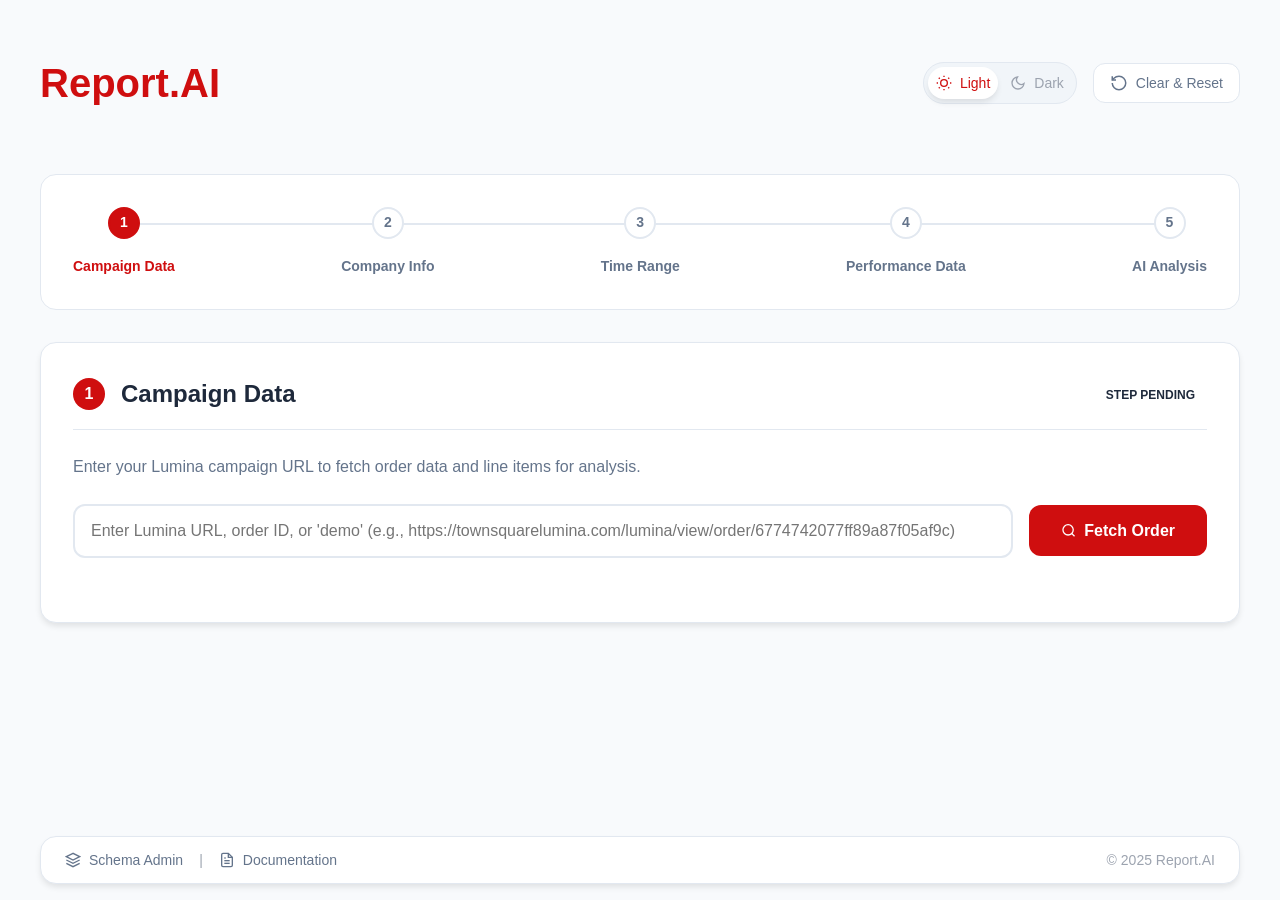
<file: index.html>
<!DOCTYPE html>
<html lang="en">
<head>
    <meta charset="UTF-8">
    <meta name="viewport" content="width=device-width, initial-scale=1.0">
    <title>Report.AI</title>
    <link rel="stylesheet" href="style.css">
</head>
<body>
    <div class="container">
        <header>
            <h1 class="brand-title">Report.AI</h1>
            <div class="header-controls">
                <div class="theme-toggle">
                    <button type="button" data-theme="light" class="theme-btn active">
                        <svg class="icon" viewBox="0 0 24 24" fill="none" stroke="currentColor" stroke-width="2">
                            <circle cx="12" cy="12" r="5"></circle>
                            <line x1="12" y1="1" x2="12" y2="3"></line>
                            <line x1="12" y1="21" x2="12" y2="23"></line>
                            <line x1="4.22" y1="4.22" x2="5.64" y2="5.64"></line>
                            <line x1="18.36" y1="18.36" x2="19.78" y2="19.78"></line>
                            <line x1="1" y1="12" x2="3" y2="12"></line>
                            <line x1="21" y1="12" x2="23" y2="12"></line>
                            <line x1="4.22" y1="19.78" x2="5.64" y2="18.36"></line>
                            <line x1="18.36" y1="5.64" x2="19.78" y2="4.22"></line>
                        </svg>
                        Light
                    </button>
                    <button type="button" data-theme="dark" class="theme-btn">
                        <svg class="icon" viewBox="0 0 24 24" fill="none" stroke="currentColor" stroke-width="2">
                            <path d="M21 12.79A9 9 0 1 1 11.21 3 7 7 0 0 0 21 12.79z"></path>
                        </svg>
                        Dark
                    </button>
                </div>
                <button type="button" class="reset-btn" id="clear-reset-btn">
                    <svg class="icon" viewBox="0 0 24 24" fill="none" stroke="currentColor" stroke-width="2">
                        <path d="M3 12a9 9 0 1 0 9-9 9.75 9.75 0 0 0-6.74 2.74L3 8"></path>
                        <path d="M3 3v5h5"></path>
                    </svg>
                    Clear & Reset
                </button>
            </div>
        </header>
        
        <main>
            <!-- Progress Indicator -->
            <div class="progress-container">
                <div class="progress-steps">
                    <div class="progress-line-container">
                        <div class="progress-line"></div>
                        <div class="progress-line-fill"></div>
                    </div>
                    <div class="progress-step active" data-step="1">
                        <div class="step-number">1</div>
                        <span class="step-label">Campaign Data</span>
                    </div>
                    <div class="progress-step" data-step="2">
                        <div class="step-number">2</div>
                        <span class="step-label">Company Info</span>
                    </div>
                    <div class="progress-step" data-step="3">
                        <div class="step-number">3</div>
                        <span class="step-label">Time Range</span>
                    </div>
                    <div class="progress-step" data-step="4">
                        <div class="step-number">4</div>
                        <span class="step-label">Performance Data</span>
                    </div>
                    <div class="progress-step" data-step="5">
                        <div class="step-number">5</div>
                        <span class="step-label">AI Analysis</span>
                    </div>
                </div>
            </div>

            <!-- Step 1: Campaign Data -->
            <section class="report-container step-section" id="step-campaign-data">
                <div class="section-header">
                    <div class="step-indicator">1</div>
                    <h2>Campaign Data</h2>
                    <div class="section-status">
                        <span class="status-indicator" id="campaign-status">Step Pending</span>
                    </div>
                </div>
                
                <div class="section-content">
                    <div class="form-description">
                        <p>Enter your Lumina campaign URL to fetch order data and line items for analysis.</p>
                        <!-- <div class="demo-notice">
                            <p><strong>Try Demo Mode:</strong> Enter "demo" to see a sample workflow with test data.</p>
                        </div> -->
                    </div>
                    
                    <div class="input-group">
                        <input 
                            type="text" 
                            id="campaign-url" 
                            class="url-input" 
                            placeholder="Enter Lumina URL, order ID, or 'demo' (e.g., https://townsquarelumina.com/lumina/view/order/6774742077ff89a87f05af9c)"
                            aria-label="Campaign URL"
                        >
                        <button type="button" class="generate-btn" id="fetch-campaign-btn">
                            <svg class="icon" viewBox="0 0 24 24" fill="none" stroke="currentColor" stroke-width="2">
                                <circle cx="11" cy="11" r="8"></circle>
                                <path d="m21 21-4.35-4.35"></path>
                            </svg>
                            Fetch Order
                        </button>
                    </div>
                    
                    <div class="loading-state hidden" id="campaign-loading">
                        <div class="spinner"></div>
                        <p>Fetching campaign data...</p>
                    </div>
                    
                    <div class="output-content hidden" id="campaign-results">
                        <h3>Campaign Summary</h3>
                        <div class="campaign-info">
                            <div class="info-grid">
                                <div class="info-item">
                                    <span class="label">Company:</span>
                                    <span class="value" id="campaign-company">--</span>
                                </div>
                                <div class="info-item">
                                    <span class="label">Wide Orbit Number:</span>
                                    <span class="value" id="campaign-id">--</span>
                                </div>
                                <div class="info-item">
                                    <span class="label">Order Dates:</span>
                                    <span class="value" id="campaign-dates">--</span>
                                </div>
                                <div class="info-item">
                                    <span class="label">Status:</span>
                                    <span class="value status-chip" id="campaign-status-value">--</span>
                                </div>
                            </div>
                        </div>
                        
                        <h4 id="tactics-heading">Discovered Line Items: <span id="line-items-count">0</span></h4>
                        <p class="form-description">Remove unneeded tactics with the X on each chip.</p>
                        <div class="tactics-grid" id="detected-tactics">
                            <!-- Dynamically populated -->
                        </div>
                        
                        <div class="section-actions">
                            <button type="button" class="generate-btn" id="continue-to-company">
                                Continue to Company Information
                                <svg class="icon" viewBox="0 0 24 24" fill="none" stroke="currentColor" stroke-width="2">
                                    <path d="m9 18 6-6-6-6"></path>
                                </svg>
                            </button>
                        </div>
                    </div>
                </div>
            </section>

            <!-- Step 2: Company Information -->
            <section class="report-container step-section hidden" id="step-company-info">
                <div class="section-header">
                    <div class="step-indicator">2</div>
                    <h2>Company Information</h2>
                    <div class="section-status">
                        <span class="status-indicator" id="company-status">Step Pending</span>
                    </div>
                </div>
                
                <div class="section-content">
                    <div class="form-description">
                        <p>Configure company details to enhance the analysis context. Start by pasting a research URL to auto-fill company information.</p>
                    </div>
                    
                    <!-- Market Research Context - Moved to top -->
                    <div class="form-field priority-field">
                        <label for="market-research-url">Market Research Context (Optional)</label>
                        <p class="form-description">Paste a research URL to automatically fetch company context, industry insights, and competitor analysis. This will auto-fill the fields below.</p>
                        <div class="api-input-container">
                            <input type="url" id="market-research-url" class="styled-input" placeholder="https://ignite.edwinlovett.com/research/?company=example.com">
                            <div class="api-status-icon" id="api-status-icon">
                                <svg class="icon loading-icon hidden" viewBox="0 0 24 24" fill="none" stroke="currentColor" stroke-width="2">
                                    <path d="M12 2v4M12 18v4M4.93 4.93l2.83 2.83M16.24 16.24l2.83 2.83M2 12h4M18 12h4M4.93 19.07l2.83-2.83M16.24 7.76l2.83-2.83"></path>
                                </svg>
                                <svg class="icon success-icon hidden" viewBox="0 0 24 24" fill="none" stroke="currentColor" stroke-width="2">
                                    <path d="M20 6L9 17l-5-5"></path>
                                </svg>
                                <svg class="icon error-icon hidden" viewBox="0 0 24 24" fill="none" stroke="currentColor" stroke-width="2">
                                    <circle cx="12" cy="12" r="10"></circle>
                                    <path d="M15 9l-6 6M9 9l6 6"></path>
                                </svg>
                            </div>
                        </div>
                        <button type="button" class="api-context-btn hidden" id="view-research-context">
                            <svg class="icon" viewBox="0 0 24 24" fill="none" stroke="currentColor" stroke-width="2">
                                <path d="M1 12s4-8 11-8 11 8 11 8-4 8-11 8-11-8-11-8z"></path>
                                <circle cx="12" cy="12" r="3"></circle>
                            </svg>
                            View & Edit Research Context
                        </button>
                    </div>
                    
                    <!-- Company Information Fields -->
                    <div class="form-grid two-column">
                        <div class="form-field">
                            <label for="company-name">Company Name</label>
                            <input type="text" id="company-name" class="styled-input" placeholder="Enter company name">
                        </div>
                        
                        <div class="form-field">
                            <label for="industry">Industry (Optional)</label>
                            <div class="searchable-select-container">
                                <input type="text" id="industry-search" class="styled-input searchable-input" placeholder="Search or type industry...">
                                <div class="searchable-dropdown hidden" id="industry-dropdown">
                                    <div class="dropdown-options" id="industry-options">
                                        <!-- Dynamically populated options -->
                                    </div>
                                    <div class="dropdown-add-new" id="add-new-industry">
                                        <button type="button" class="add-new-btn">
                                            <svg class="icon" viewBox="0 0 24 24" fill="none" stroke="currentColor" stroke-width="2">
                                                <line x1="12" y1="5" x2="12" y2="19"></line>
                                                <line x1="5" y1="12" x2="19" y2="12"></line>
                                            </svg>
                                            Add "<span class="new-industry-text"></span>" as new industry
                                        </button>
                                    </div>
                                </div>
                            </div>
                            <input type="hidden" id="industry" name="industry">
                        </div>
                    </div>
                    
                    <div class="form-field">
                        <label for="campaign-goals">Campaign Goals (Optional)</label>
                        <textarea id="campaign-goals" class="styled-textarea" rows="3" placeholder="Describe the main objectives of this campaign..."></textarea>
                    </div>
                    
                    <div class="form-field">
                        <label for="additional-notes">Additional Notes</label>
                        <p class="form-description">Any additional context, requirements, or notes about this campaign</p>
                        <textarea id="additional-notes" class="styled-textarea" rows="4" placeholder="Enter any additional information..."></textarea>
                    </div>
                    
                    <div class="section-actions">
                        <button type="button" class="generate-btn secondary" id="back-to-campaign">
                            <svg class="icon" viewBox="0 0 24 24" fill="none" stroke="currentColor" stroke-width="2">
                                <path d="m15 18-6-6 6-6"></path>
                            </svg>
                            Back
                        </button>
                        <button type="button" class="generate-btn" id="continue-to-timerange">
                            Continue to Time Range
                            <svg class="icon" viewBox="0 0 24 24" fill="none" stroke="currentColor" stroke-width="2">
                                <path d="m9 18 6-6-6-6"></path>
                            </svg>
                        </button>
                    </div>
                </div>
            </section>

            <!-- Step 3: Analysis Time Range -->
            <section class="report-container step-section hidden" id="step-time-range">
                <div class="section-header">
                    <div class="step-indicator">3</div>
                    <h2>Analysis Time Range</h2>
                    <div class="section-status">
                        <span class="status-indicator" id="timerange-status">Step Pending</span>
                    </div>
                </div>
                
                <div class="section-content">
                    <div class="form-description">
                        <p>Select the time period for your campaign analysis. Choose from preset ranges or select custom dates.</p>
                    </div>
                    
                    <!-- Time Range Cards -->
                    <div class="time-range-grid">
                        <div class="time-card" data-range="last-month">
                            <div class="days">Last</div>
                            <div class="label">Month</div>
                        </div>
                        <div class="time-card" data-range="this-month">
                            <div class="days">This</div>
                            <div class="label">Month</div>
                        </div>
                        <div class="time-card" data-range="30">
                            <div class="days">30</div>
                            <div class="label">Days</div>
                        </div>
                        <div class="time-card" data-range="90">
                            <div class="days">90</div>
                            <div class="label">Days</div>
                        </div>
                        <div class="time-card" data-range="120">
                            <div class="days">120</div>
                            <div class="label">Days</div>
                        </div>
                        <div class="time-card" data-range="150">
                            <div class="days">150</div>
                            <div class="label">Days</div>
                        </div>
                        <div class="time-card" data-range="180">
                            <div class="days">180</div>
                            <div class="label">Days</div>
                        </div>
                        <div class="time-card" data-range="custom">
                            <div class="days">
                                <svg width="24" height="24" viewBox="0 0 24 24" fill="none" stroke="currentColor" stroke-width="2">
                                    <rect x="3" y="4" width="18" height="18" rx="2" ry="2"></rect>
                                    <line x1="16" y1="2" x2="16" y2="6"></line>
                                    <line x1="8" y1="2" x2="8" y2="6"></line>
                                    <line x1="3" y1="10" x2="21" y2="10"></line>
                                </svg>
                            </div>
                            <div class="label">Custom Range</div>
                        </div>
                    </div>
                    
                    <!-- Date Inputs (Always Visible) -->
                    <div class="date-inputs-section" id="date-inputs-section">
                        <div class="form-grid">
                            <div class="form-field">
                                <label for="start-date">Start Date</label>
                                <input type="date" id="start-date" class="styled-input">
                            </div>
                            <div class="form-field">
                                <label for="end-date">End Date</label>
                                <input type="date" id="end-date" class="styled-input">
                            </div>
                        </div>
                    </div>
                    
                    <div class="date-summary" id="date-summary">
                        <p>Current Date: <span id="current-date-time">--</span></p>
                        <p>Selected Range: <span id="selected-range">No range selected</span></p>
                        <p>Duration: <span id="range-duration">0 days</span></p>
                    </div>
                    
                    <div class="section-actions">
                        <button type="button" class="generate-btn secondary" id="back-to-company">
                            <svg class="icon" viewBox="0 0 24 24" fill="none" stroke="currentColor" stroke-width="2">
                                <path d="m15 18-6-6 6-6"></path>
                            </svg>
                            Back
                        </button>
                        <button type="button" class="generate-btn" id="continue-to-performance">
                            Continue to Performance Data
                            <svg class="icon" viewBox="0 0 24 24" fill="none" stroke="currentColor" stroke-width="2">
                                <path d="m9 18 6-6-6-6"></path>
                            </svg>
                        </button>
                    </div>
                </div>
            </section>

            <!-- Step 4: Performance Tables by Tactic -->
            <section class="report-container step-section hidden" id="step-performance-data">
                <div class="section-header">
                    <div class="step-indicator">4</div>
                    <h2>Performance Tables by Tactic</h2>
                    <div class="section-status">
                        <span class="status-indicator" id="performance-status">Step Pending</span>
                    </div>
                </div>
                
                <div class="section-content">
                    <div class="form-description">
                        <p>Upload performance data files for each detected tactic.</p>
                    </div>
                    
                    <div class="upload-progress-summary">
                        <div class="progress-info">
                            <span>Files uploaded: <span id="files-uploaded">0</span> / <span id="files-total">0</span></span>
                            <div class="upload-progress-bar">
                                <div class="upload-progress-fill" id="upload-progress-fill" style="width: 0%"></div>
                            </div>
                        </div>
                    </div>
                    
                    <div class="grid-layout" id="file-uploads">
                        <!-- Dynamically populated based on detected tactics -->
                    </div>
                    
                    <div class="section-actions">
                        <button type="button" class="generate-btn secondary" id="back-to-timerange">
                            <svg class="icon" viewBox="0 0 24 24" fill="none" stroke="currentColor" stroke-width="2">
                                <path d="m15 18-6-6 6-6"></path>
                            </svg>
                            Back
                        </button>
                        <button type="button" class="generate-btn disabled" id="continue-to-analysis" disabled>
                            Continue to AI Analysis
                            <svg class="icon" viewBox="0 0 24 24" fill="none" stroke="currentColor" stroke-width="2">
                                <path d="m9 18 6-6-6-6"></path>
                            </svg>
                        </button>
                    </div>
                </div>
            </section>

            <!-- Step 5: AI Analysis Configuration -->
            <section class="report-container step-section hidden" id="step-ai-analysis">
                <div class="section-header">
                    <div class="step-indicator">5</div>
                    <h2>AI Analysis Configuration</h2>
                    <div class="section-status">
                        <span class="status-indicator" id="analysis-status">Step Pending</span>
                    </div>
                </div>
                
                <div class="section-content">
                    <div class="form-description">
                        <p>Customize how the AI analyzes your campaign data</p>
                    </div>
                    
                    <!-- AI Model Selection -->
                    <div class="form-field">
                        <label for="ai-model">AI Model</label>
                        <div class="model-dropdown-container">
                            <select id="ai-model" class="model-select">
                                <option value="gemini-2.5-pro">Gemini 2.5 Pro</option>
                                <option value="claude-opus-4-1-20250805">Claude Opus 4.1</option>
                                <option value="claude-sonnet-4-20250514" selected>Claude Sonnet 4</option>
                                <option value="claude-3-7-sonnet-20250219">Claude 3.7 Sonnet</option>
                                <option value="gpt-5-2025-08-07">ChatGPT 5</option>
                            </select>
                            <div class="model-badge-container">
                                <span id="current-model-badge" class="model-badge claude">Claude Sonnet 4</span>
                            </div>
                        </div>
                        <div class="model-description" id="model-description">Advanced reasoning with balanced performance and speed. Excellent for comprehensive business analysis.</div>
                    </div>
                    
                    <!-- Temperature Slider -->
                    <div class="form-field">
                        <div class="temp-label-container">
                            <label for="temp-slider">Analysis Creativity (Temperature)</label>
                            <span id="temp-label" class="temp-label balanced">Balanced</span>
                        </div>
                        <div class="slider-container">
                            <div class="slider-wrapper">
                                <input type="range" id="temp-slider" class="temperature-slider" min="0" max="1" step="0.1" value="0.5">
                                <div class="slider-tick balanced-tick" title="0.5 - Balanced"></div>
                            </div>
                            <span id="temp-value" class="temp-value">0.5</span>
                        </div>
                        <div class="slider-labels">
                            <span>0.0 - Deterministic</span>
                            <span>0.5 - Balanced</span>
                            <span>1.0 - Creative</span>
                        </div>
                        <div class="temp-description" id="temp-description">Balanced approach with consistent insights</div>
                    </div>
                    
                    <!-- Tone & Style Selection -->
                    <div class="form-field">
                        <label>Analysis Tone & Style</label>
                        <div class="tone-selection">
                            <div class="tone-grid-row">
                                <div class="tone-card" data-tone="concise">
                                    <div class="tone-title">🎯 Concise</div>
                                    <div class="tone-description">Brief, to-the-point analysis with key insights only</div>
                                </div>
                                <div class="tone-card active" data-tone="professional">
                                    <div class="tone-title">💼 Professional</div>
                                    <div class="tone-description">Formal business language suitable for executive reports</div>
                                </div>
                                <div class="tone-card" data-tone="conversational">
                                    <div class="tone-title">💬 Conversational</div>
                                    <div class="tone-description">Friendly, approachable tone for team discussions</div>
                                </div>
                            </div>
                            <div class="tone-grid-row">
                                <div class="tone-card" data-tone="encouraging">
                                    <div class="tone-title">📈 Encouraging</div>
                                    <div class="tone-description">Positive, motivational language highlighting opportunities</div>
                                </div>
                                <div class="tone-card" data-tone="analytical">
                                    <div class="tone-title">📊 Analytical</div>
                                    <div class="tone-description">Data-driven insights with detailed metrics and benchmarks</div>
                                </div>
                                <div class="tone-card" data-tone="casual">
                                    <div class="tone-title">👤 Casual</div>
                                    <div class="tone-description">Relaxed, informal tone for internal team use</div>
                                </div>
                            </div>
                        </div>
                    </div>
                    
                    <!-- Additional AI Instructions -->
                    <div class="form-field">
                        <label for="custom-instructions">Additional AI Instructions</label>
                        <textarea id="custom-instructions" class="styled-textarea" rows="4" 
                            placeholder="Add specific instructions for the AI analysis. For example: Focus on conversion metrics, compare against Q3 benchmarks, highlight mobile performance..."></textarea>
                        <div class="char-counter" id="char-counter">0 / 500 characters</div>
                    </div>
                    
                    <!-- Configuration Summary -->
                    <div class="config-summary">
                        <div class="summary-title">Current Configuration</div>
                        <div class="config-row">
                            <span class="config-label">Model:</span>
                            <span class="config-value" id="summary-model">Claude Sonnet 4</span>
                        </div>
                        <div class="config-row">
                            <span class="config-label">Temperature:</span>
                            <span class="config-value" id="summary-temp">0.5 - Balanced</span>
                        </div>
                        <div class="config-row">
                            <span class="config-label">Tone:</span>
                            <span class="config-value" id="summary-tone">Professional</span>
                        </div>
                        <div class="config-row">
                            <span class="config-label">Custom Instructions:</span>
                            <span class="config-value" id="summary-instructions">None</span>
                        </div>
                    </div>
                </div>
                
                <div class="section-actions">
                    <button type="button" class="generate-btn secondary" id="back-to-performance">
                        <svg class="icon" viewBox="0 0 24 24" fill="none" stroke="currentColor" stroke-width="2">
                            <path d="m15 18-6-6 6-6"></path>
                        </svg>
                        Back
                    </button>
                    <button type="button" class="generate-btn large-btn" id="generate-analysis">
                        <svg class="icon" viewBox="0 0 24 24" fill="none" stroke="currentColor" stroke-width="2">
                            <path d="M4.5 16.5c-1.5 1.5-1.5 4.5 0 6s4.5 1.5 6 0l1-1-6-6-1 1z"></path>
                            <path d="M13.5 6.5a4.5 4.5 0 0 1 6 6L7 25l-7-7 12.5-12.5z"></path>
                        </svg>
                        Generate AI Analysis
                    </button>
                </div>
                
                <div class="analysis-loading hidden" id="analysis-loading">
                    <div class="loading-animation">
                        <div class="spinner large"></div>
                        <p>Analyzing your campaign data...</p>
                        <p class="loading-substatus">This may take 30-60 seconds</p>
                    </div>
                </div>
                </div>
            </section>

            <!-- Analysis Results -->
            <section class="analysis-results-container hidden" id="analysis-results">
                <!-- Analysis Report Card -->
                <div class="analysis-report-card">
                    <div class="report-header">
                        <div class="report-title-section">
                            <h1 class="report-title">Campaign Performance Analysis</h1>
                            <div class="report-metadata">
                                <span class="metadata-item" id="report-company">--</span>
                                <span class="metadata-separator">•</span>
                                <span class="metadata-item" id="report-date-range">--</span>
                                <span class="metadata-separator">•</span>
                                <span class="metadata-item" id="report-generated-date">--</span>
                            </div>
                        </div>
                        <div class="report-actions">
                            <button type="button" class="action-btn export-btn" id="export-report">
                                <svg class="btn-icon" viewBox="0 0 24 24" fill="none" stroke="currentColor" stroke-width="2">
                                    <path d="M21 15v4a2 2 0 0 1-2 2H5a2 2 0 0 1-2-2v-4"></path>
                                    <polyline points="7 10 12 15 17 10"></polyline>
                                    <line x1="12" y1="15" x2="12" y2="3"></line>
                                </svg>
                                <span>Export</span>
                            </button>
                            <button type="button" class="action-btn copy-btn" id="copy-report">
                                <svg class="btn-icon" viewBox="0 0 24 24" fill="none" stroke="currentColor" stroke-width="2">
                                    <rect x="9" y="9" width="13" height="13" rx="2" ry="2"></rect>
                                    <path d="M5 15H4a2 2 0 0 1-2-2V4a2 2 0 0 1 2-2h9a2 2 0 0 1 2 2v1"></path>
                                </svg>
                                <span>Copy</span>
                            </button>
                            <button type="button" class="action-btn new-analysis-btn" id="start-new-analysis">
                                <svg class="btn-icon" viewBox="0 0 24 24" fill="none" stroke="currentColor" stroke-width="2">
                                    <polyline points="1 4 1 10 7 10"></polyline>
                                    <path d="M3.51 15a9 9 0 1 0 2.13-9.36L1 10"></path>
                                </svg>
                                <span>New Analysis</span>
                            </button>
                        </div>
                    </div>
                    
                    <!-- Table of Contents -->
                    <div class="report-toc">
                        <nav class="toc-nav" id="report-toc">
                            <!-- Dynamically populated -->
                        </nav>
                    </div>

                    <!-- Analysis Content -->
                    <div class="analysis-content" id="analysis-output">
                        <!-- AI-generated analysis will be populated here -->
                    </div>
                </div>
            </section>
        </main>
        
        <!-- Footer -->
        <footer class="app-footer">
            <div class="footer-content">
                <div class="footer-links">
                    <a href="/report-ai/schema-admin/" class="footer-link">
                        <svg class="footer-icon" viewBox="0 0 24 24" fill="none" stroke="currentColor" stroke-width="2">
                            <path d="M12 2L2 7l10 5 10-5-10-5z"></path>
                            <path d="M2 17l10 5 10-5"></path>
                            <path d="M2 12l10 5 10-5"></path>
                        </svg>
                        Schema Admin
                    </a>
                    <span class="footer-separator">|</span>
                    <a href="/report-ai/" class="footer-link">
                        <svg class="footer-icon" viewBox="0 0 24 24" fill="none" stroke="currentColor" stroke-width="2">
                            <path d="M14 2H6a2 2 0 0 0-2 2v16a2 2 0 0 0 2 2h12a2 2 0 0 0 2-2V8z"></path>
                            <polyline points="14 2 14 8 20 8"></polyline>
                            <line x1="16" y1="13" x2="8" y2="13"></line>
                            <line x1="16" y1="17" x2="8" y2="17"></line>
                            <polyline points="10 9 9 9 8 9"></polyline>
                        </svg>
                        Documentation
                    </a>
                </div>
                <div class="footer-copyright">
                    © 2025 Report.AI
                </div>
            </div>
        </footer>
    </div>

    <!-- Error Modal -->
    <div class="modal hidden" id="error-modal">
        <div class="modal-content">
            <div class="modal-header">
                <h3>Error</h3>
                <button type="button" class="modal-close" id="close-error-modal">×</button>
            </div>
            <div class="modal-body">
                <p id="error-message">An error occurred.</p>
            </div>
            <div class="modal-footer">
                <button type="button" class="generate-btn secondary" id="dismiss-error">OK</button>
            </div>
        </div>
    </div>

    <!-- New Analysis Modal -->
    <div class="modal hidden" id="new-analysis-modal">
        <div class="modal-content">
            <div class="modal-header">
                <h3>Start New Analysis</h3>
                <button type="button" class="modal-close" id="close-new-analysis-modal">×</button>
            </div>
            <div class="modal-body">
                <p>Would you like to start a new analysis with the same campaign data, or clear everything and start over?</p>
            </div>
            <div class="modal-footer">
                <button type="button" class="generate-btn secondary" id="same-data-analysis">Same Data</button>
                <button type="button" class="generate-btn primary" id="clear-start-over">Clear & Start Over</button>
            </div>
        </div>
    </div>

    <!-- Export Modal -->
    <div class="modal hidden" id="export-modal">
        <div class="modal-content">
            <div class="modal-header">
                <h3>Export Analysis Report</h3>
                <button type="button" class="modal-close" id="close-export-modal">×</button>
            </div>
            <div class="modal-body">
                <p>Choose your preferred export format:</p>
                <div class="export-options">
                    <button type="button" class="export-option-btn" data-format="pdf">
                        <svg class="export-icon" viewBox="0 0 24 24" fill="none" stroke="currentColor" stroke-width="2">
                            <path d="M14 2H6a2 2 0 0 0-2 2v16a2 2 0 0 0 2 2h12a2 2 0 0 0 2-2V8z"></path>
                            <polyline points="14,2 14,8 20,8"></polyline>
                            <line x1="16" y1="13" x2="8" y2="13"></line>
                            <line x1="16" y1="17" x2="8" y2="17"></line>
                            <polyline points="10,9 9,9 8,9"></polyline>
                        </svg>
                        <span>PDF Document</span>
                    </button>
                    <button type="button" class="export-option-btn" data-format="docx">
                        <svg class="export-icon" viewBox="0 0 24 24" fill="none" stroke="currentColor" stroke-width="2">
                            <path d="M14 2H6a2 2 0 0 0-2 2v16a2 2 0 0 0 2 2h12a2 2 0 0 0 2-2V8z"></path>
                            <polyline points="14,2 14,8 20,8"></polyline>
                            <line x1="16" y1="13" x2="8" y2="13"></line>
                            <line x1="16" y1="17" x2="8" y2="17"></line>
                            <line x1="12" y1="9" x2="8" y2="13"></line>
                            <line x1="8" y1="9" x2="12" y2="13"></line>
                        </svg>
                        <span>Word Document</span>
                    </button>
                    <button type="button" class="export-option-btn" data-format="md">
                        <svg class="export-icon" viewBox="0 0 24 24" fill="none" stroke="currentColor" stroke-width="2">
                            <path d="M14 2H6a2 2 0 0 0-2 2v16a2 2 0 0 0 2 2h12a2 2 0 0 0 2-2V8z"></path>
                            <polyline points="14,2 14,8 20,8"></polyline>
                            <path d="M8 13h2l2-4 2 4h2"></path>
                        </svg>
                        <span>Markdown File</span>
                    </button>
                </div>
            </div>
        </div>
    </div>

    <!-- Tactic Detail Modal -->
    <div class="modal hidden" id="tactic-detail-modal">
        <div class="modal-content large-modal">
            <div class="modal-header">
                <h3 id="tactic-modal-title">Tactic Details</h3>
                <button type="button" class="modal-close" id="close-tactic-modal">×</button>
            </div>
            <div class="modal-body">
                <div class="tactic-modal-info">
                    <div class="tactic-modal-summary">
                        <h4 id="tactic-modal-platform">Platform</h4>
                        <p id="tactic-modal-description">Description</p>
                    </div>
                </div>
                
                <div class="line-items-section">
                    <div class="section-header-inline">
                        <h4>Line Items</h4>
                        <div class="line-item-actions">
                            <span class="removed-count hidden" id="removed-count">
                                <span class="removed-label">Removed:</span>
                                <span class="removed-number">0</span>
                            </span>
                            <button type="button" class="restore-btn hidden" id="restore-all-btn">
                                <svg class="icon" viewBox="0 0 24 24" fill="none" stroke="currentColor" stroke-width="2">
                                    <path d="M3 12a9 9 0 1 0 9-9 9.75 9.75 0 0 0-6.74 2.74L3 8"></path>
                                    <path d="M3 3v5h5"></path>
                                </svg>
                                Restore All
                            </button>
                        </div>
                    </div>
                    
                    <div class="line-items-grid" id="modal-line-items">
                        <!-- Line items will be populated here -->
                    </div>
                </div>
            </div>
            <div class="modal-footer">
                <button type="button" class="generate-btn secondary" id="close-tactic-detail">Close</button>
            </div>
        </div>
    </div>

    <!-- Research Context Modal -->
    <div class="modal hidden" id="research-context-modal">
        <div class="modal-content large-modal">
            <div class="modal-header">
                <h3>Market Research Context</h3>
                <button type="button" class="modal-close" id="close-research-modal">×</button>
            </div>
            <div class="modal-body">
                <div class="research-context-container">
                    <div class="research-sections" id="research-sections">
                        <!-- Dynamically populated research sections -->
                    </div>
                </div>
            </div>
            <div class="modal-footer">
                <button type="button" class="generate-btn secondary" id="clear-research-context">Clear All Context</button>
                <button type="button" class="generate-btn" id="save-research-context">Save Changes</button>
            </div>
        </div>
    </div>

    <script src="script.js"></script>
</body>
</html>
</file>
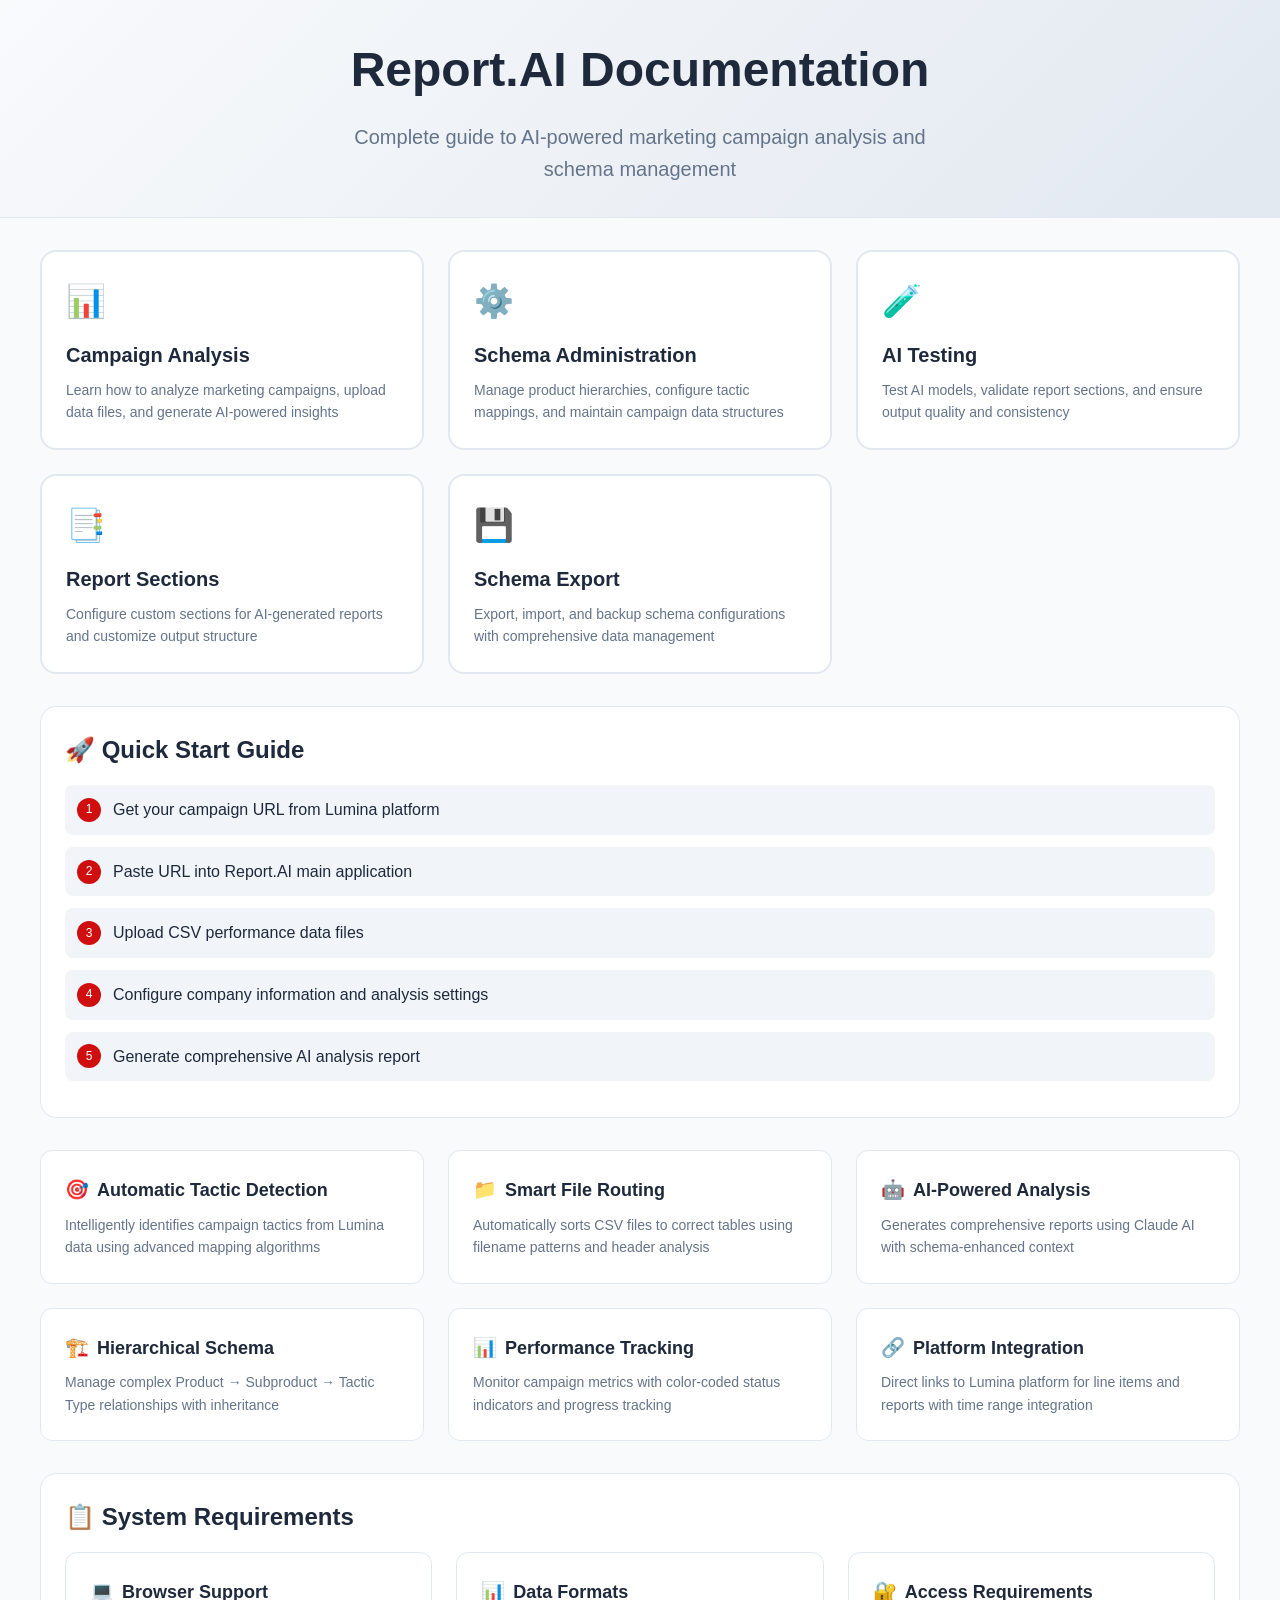
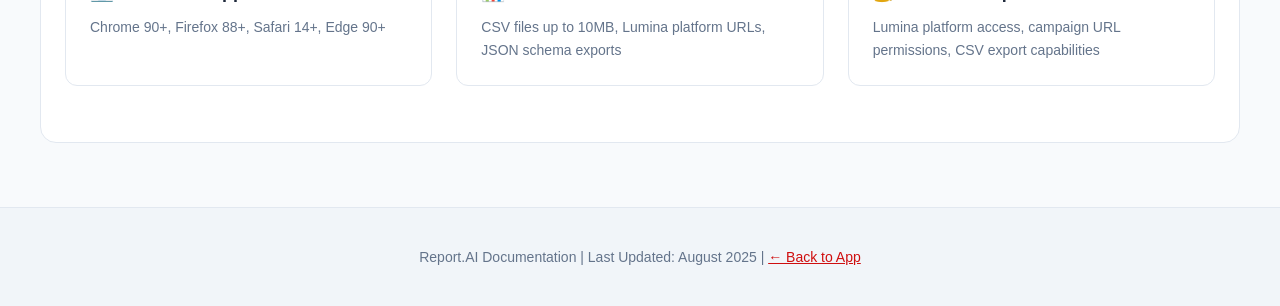
<file: docs/index.html>
<!DOCTYPE html>
<html lang="en">
<head>
    <meta charset="UTF-8">
    <meta name="viewport" content="width=device-width, initial-scale=1.0">
    <title>Report.AI Documentation</title>
    <link rel="stylesheet" href="../context/creative-docs/design-tokens.css">
    <style>
        /* Documentation Styles - Following Design System */
        :root {
            --doc-max-width: 1200px;
        }

        body {
            font-family: -apple-system, BlinkMacSystemFont, 'Segoe UI', 'Roboto', 'Oxygen', 'Ubuntu', 'Cantarell', sans-serif;
            background: var(--bg-canvas);
            color: var(--text-primary);
            line-height: 1.6;
            margin: 0;
            padding: 0;
        }

        /* Header */
        .docs-header {
            background: linear-gradient(135deg, #f8fafc 0%, #e2e8f0 100%);
            border-bottom: 1px solid var(--border-default);
            padding: var(--space-8);
            text-align: center;
        }

        .docs-title {
            font-size: var(--text-title-3xl-size);
            font-weight: var(--text-title-3xl-weight);
            color: var(--text-primary);
            margin: 0 0 var(--space-3) 0;
        }

        .docs-subtitle {
            font-size: var(--text-body-lg-size);
            color: var(--text-secondary);
            margin: 0;
            max-width: 600px;
            margin: 0 auto;
        }

        /* Container */
        .docs-container {
            max-width: var(--doc-max-width);
            margin: 0 auto;
            padding: var(--space-8);
        }

        /* Navigation */
        .docs-nav {
            display: grid;
            grid-template-columns: repeat(auto-fit, minmax(300px, 1fr));
            gap: var(--space-6);
            margin-bottom: var(--space-8);
        }

        .docs-nav-card {
            background: var(--bg-surface);
            border: 2px solid var(--border-default);
            border-radius: var(--radii-lg);
            padding: var(--space-6);
            text-decoration: none;
            color: inherit;
            transition: all var(--duration-normal);
            display: block;
        }

        .docs-nav-card:hover {
            border-color: #CF0E0F;
            transform: translateY(-2px);
            box-shadow: var(--shadow-lg);
        }

        .docs-nav-card .icon {
            font-size: 2rem;
            margin-bottom: var(--space-3);
            display: block;
        }

        .docs-nav-card h3 {
            font-size: var(--text-title-md-size);
            font-weight: var(--text-title-md-weight);
            color: var(--text-primary);
            margin: 0 0 var(--space-2) 0;
        }

        .docs-nav-card p {
            color: var(--text-secondary);
            margin: 0;
            font-size: var(--text-body-sm-size);
        }

        /* Quick Start Section */
        .quick-start {
            background: var(--bg-surface);
            border: 1px solid var(--border-default);
            border-radius: var(--radii-lg);
            padding: var(--space-6);
            margin-bottom: var(--space-8);
        }

        .quick-start h2 {
            font-size: var(--text-title-lg-size);
            font-weight: var(--text-title-lg-weight);
            color: var(--text-primary);
            margin: 0 0 var(--space-4) 0;
        }

        .quick-steps {
            list-style: none;
            padding: 0;
            margin: 0;
        }

        .quick-steps li {
            display: flex;
            align-items: center;
            gap: var(--space-3);
            margin-bottom: var(--space-3);
            padding: var(--space-3);
            background: var(--bg-muted);
            border-radius: var(--radii-sm);
        }

        .step-number {
            background: #CF0E0F;
            color: white;
            border-radius: var(--radii-full);
            width: 24px;
            height: 24px;
            display: flex;
            align-items: center;
            justify-content: center;
            font-size: var(--text-body-xs-size);
            font-weight: var(--text-body-xs-weight);
            flex-shrink: 0;
        }

        /* Features Grid */
        .features-grid {
            display: grid;
            grid-template-columns: repeat(auto-fit, minmax(300px, 1fr));
            gap: var(--space-6);
            margin-bottom: var(--space-8);
        }

        .feature-card {
            background: var(--bg-surface);
            border: 1px solid var(--border-default);
            border-radius: var(--radii-md);
            padding: var(--space-6);
        }

        .feature-card h3 {
            font-size: var(--text-title-sm-size);
            font-weight: var(--text-title-sm-weight);
            color: var(--text-primary);
            margin: 0 0 var(--space-2) 0;
            display: flex;
            align-items: center;
            gap: var(--space-2);
        }

        .feature-card .icon {
            font-size: 1.2rem;
        }

        .feature-card p {
            color: var(--text-secondary);
            margin: 0;
            font-size: var(--text-body-sm-size);
        }

        /* Footer */
        .docs-footer {
            background: var(--bg-muted);
            border-top: 1px solid var(--border-default);
            padding: var(--space-6);
            text-align: center;
            color: var(--text-secondary);
            font-size: var(--text-body-sm-size);
        }

        /* Responsive */
        @media (max-width: 768px) {
            .docs-container {
                padding: var(--space-4);
            }

            .docs-nav {
                grid-template-columns: 1fr;
            }

            .features-grid {
                grid-template-columns: 1fr;
            }
        }
    </style>
</head>
<body>
    <header class="docs-header">
        <h1 class="docs-title">Report.AI Documentation</h1>
        <p class="docs-subtitle">Complete guide to AI-powered marketing campaign analysis and schema management</p>
    </header>

    <div class="docs-container">
        <!-- Main Navigation -->
        <nav class="docs-nav">
            <a href="reporting/" class="docs-nav-card">
                <span class="icon">📊</span>
                <h3>Campaign Analysis</h3>
                <p>Learn how to analyze marketing campaigns, upload data files, and generate AI-powered insights</p>
            </a>

            <a href="schema-admin/" class="docs-nav-card">
                <span class="icon">⚙️</span>
                <h3>Schema Administration</h3>
                <p>Manage product hierarchies, configure tactic mappings, and maintain campaign data structures</p>
            </a>

            <a href="schema-admin/ai-testing/" class="docs-nav-card">
                <span class="icon">🧪</span>
                <h3>AI Testing</h3>
                <p>Test AI models, validate report sections, and ensure output quality and consistency</p>
            </a>

            <a href="schema-admin/sections-manager/" class="docs-nav-card">
                <span class="icon">📑</span>
                <h3>Report Sections</h3>
                <p>Configure custom sections for AI-generated reports and customize output structure</p>
            </a>

            <a href="schema-admin/schema-export/" class="docs-nav-card">
                <span class="icon">💾</span>
                <h3>Schema Export</h3>
                <p>Export, import, and backup schema configurations with comprehensive data management</p>
            </a>
        </nav>

        <!-- Quick Start Guide -->
        <section class="quick-start">
            <h2>🚀 Quick Start Guide</h2>
            <ol class="quick-steps">
                <li>
                    <span class="step-number">1</span>
                    <span>Get your campaign URL from Lumina platform</span>
                </li>
                <li>
                    <span class="step-number">2</span>
                    <span>Paste URL into Report.AI main application</span>
                </li>
                <li>
                    <span class="step-number">3</span>
                    <span>Upload CSV performance data files</span>
                </li>
                <li>
                    <span class="step-number">4</span>
                    <span>Configure company information and analysis settings</span>
                </li>
                <li>
                    <span class="step-number">5</span>
                    <span>Generate comprehensive AI analysis report</span>
                </li>
            </ol>
        </section>

        <!-- Key Features -->
        <section class="features-grid">
            <div class="feature-card">
                <h3><span class="icon">🎯</span>Automatic Tactic Detection</h3>
                <p>Intelligently identifies campaign tactics from Lumina data using advanced mapping algorithms</p>
            </div>

            <div class="feature-card">
                <h3><span class="icon">📁</span>Smart File Routing</h3>
                <p>Automatically sorts CSV files to correct tables using filename patterns and header analysis</p>
            </div>

            <div class="feature-card">
                <h3><span class="icon">🤖</span>AI-Powered Analysis</h3>
                <p>Generates comprehensive reports using Claude AI with schema-enhanced context</p>
            </div>

            <div class="feature-card">
                <h3><span class="icon">🏗️</span>Hierarchical Schema</h3>
                <p>Manage complex Product → Subproduct → Tactic Type relationships with inheritance</p>
            </div>

            <div class="feature-card">
                <h3><span class="icon">📊</span>Performance Tracking</h3>
                <p>Monitor campaign metrics with color-coded status indicators and progress tracking</p>
            </div>

            <div class="feature-card">
                <h3><span class="icon">🔗</span>Platform Integration</h3>
                <p>Direct links to Lumina platform for line items and reports with time range integration</p>
            </div>
        </section>

        <!-- System Requirements -->
        <section class="quick-start">
            <h2>📋 System Requirements</h2>
            <div class="features-grid">
                <div class="feature-card">
                    <h3><span class="icon">💻</span>Browser Support</h3>
                    <p>Chrome 90+, Firefox 88+, Safari 14+, Edge 90+</p>
                </div>

                <div class="feature-card">
                    <h3><span class="icon">📊</span>Data Formats</h3>
                    <p>CSV files up to 10MB, Lumina platform URLs, JSON schema exports</p>
                </div>

                <div class="feature-card">
                    <h3><span class="icon">🔐</span>Access Requirements</h3>
                    <p>Lumina platform access, campaign URL permissions, CSV export capabilities</p>
                </div>
            </div>
        </section>
    </div>

    <footer class="docs-footer">
        <p>Report.AI Documentation | Last Updated: August 2025 | <a href="../" style="color: #CF0E0F;">← Back to App</a></p>
    </footer>

    <script>
        // Add some interactivity for better UX
        document.addEventListener('DOMContentLoaded', function() {
            // Add smooth scrolling
            document.querySelectorAll('a[href^="#"]').forEach(anchor => {
                anchor.addEventListener('click', function (e) {
                    e.preventDefault();
                    document.querySelector(this.getAttribute('href')).scrollIntoView({
                        behavior: 'smooth'
                    });
                });
            });

            // Add hover effects for better feedback
            const cards = document.querySelectorAll('.docs-nav-card');
            cards.forEach(card => {
                card.addEventListener('mouseenter', function() {
                    this.style.transform = 'translateY(-4px)';
                });
                
                card.addEventListener('mouseleave', function() {
                    this.style.transform = 'translateY(0)';
                });
            });
        });
    </script>
</body>
</html>
</file>
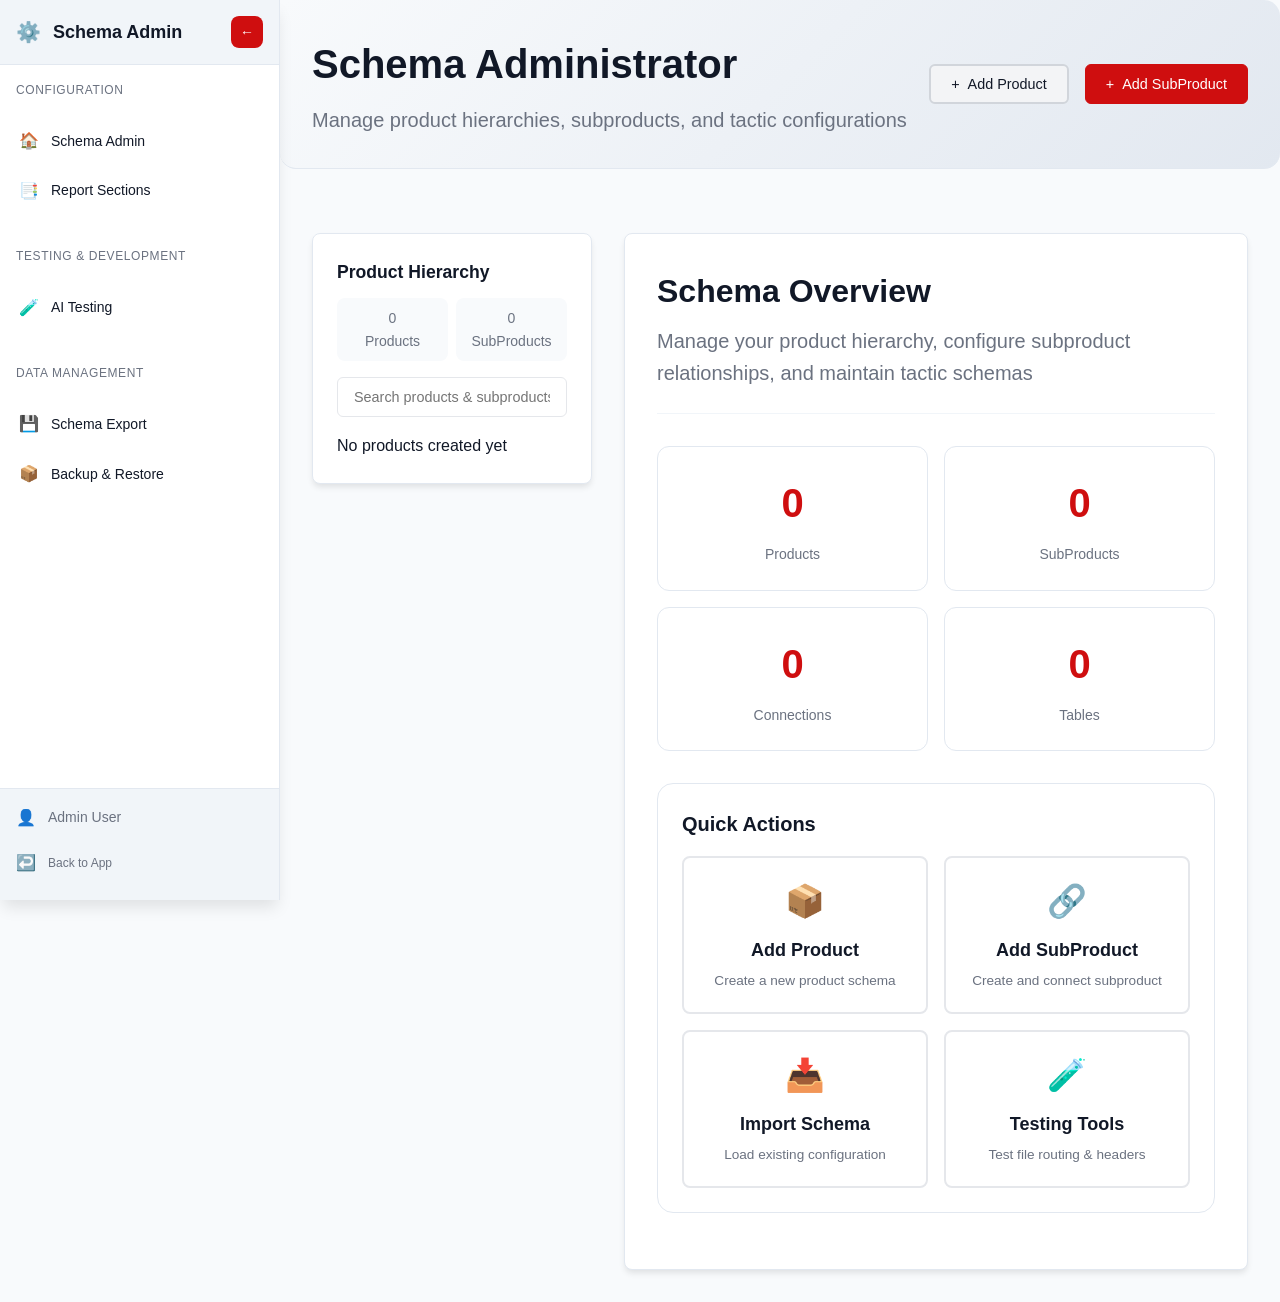
<file: schema-admin/index.html>
<!DOCTYPE html>
<html lang="en">
<head>
    <meta charset="UTF-8">
    <meta name="viewport" content="width=device-width, initial-scale=1.0">
    <title>Schema Administrator - Report.AI</title>
    <link rel="stylesheet" href="../context/creative-docs/design-tokens.css">
    <link rel="stylesheet" href="admin-fixes.css">
    <link rel="stylesheet" href="admin-nav.css">
    <link rel="stylesheet" href="schema-design-system.css">
    <link rel="stylesheet" href="admin-styles.css">
</head>
<body class="has-admin-nav">
    <div class="admin-container">
        <!-- Header -->
        <header class="page-header">
            <div class="header-content">
                <div class="page-title-section">
                    <h1 class="page-title">Schema Administrator</h1>
                    <p class="page-subtitle">Manage product hierarchies, subproducts, and tactic configurations</p>
                </div>
                <div class="header-actions">
                    <button id="add-product-btn" class="admin-btn secondary">
                        <span class="icon">+</span> Add Product
                    </button>
                    <button id="add-subproduct-btn" class="admin-btn primary">
                        <span class="icon">+</span> Add SubProduct
                    </button>
                </div>
            </div>
        </header>

        <div class="admin-layout">
            <!-- Sidebar -->
            <aside class="admin-sidebar">
                <div class="sidebar-header">
                    <h2>Product Hierarchy</h2>
                    <div class="sidebar-stats">
                        <span id="products-count" class="stat-item">0 Products</span>
                        <span id="subproducts-count" class="stat-item">0 SubProducts</span>
                    </div>
                </div>
                
                <!-- Search -->
                <div class="search-container">
                    <input type="text" id="hierarchy-search" class="search-input" placeholder="Search products & subproducts...">
                </div>
                
                <!-- Hierarchy Tree -->
                <div id="hierarchy-tree" class="hierarchy-tree">
                    <!-- Product hierarchy will be dynamically loaded here -->
                </div>
            </aside>

            <!-- Main Content -->
            <main class="admin-main">
                <div id="welcome-message" class="welcome-section">
                    <div class="content-header">
                        <h2 class="content-title">Schema Overview</h2>
                        <p class="content-description">Manage your product hierarchy, configure subproduct relationships, and maintain tactic schemas</p>
                    </div>
                    
                    <!-- Statistics Grid -->
                    <div class="stats-grid">
                        <div class="stat-card">
                            <div class="stat-value" id="total-products-stat">0</div>
                            <div class="stat-label">Products</div>
                        </div>
                        <div class="stat-card">
                            <div class="stat-value" id="total-subproducts-stat">0</div>
                            <div class="stat-label">SubProducts</div>
                        </div>
                        <div class="stat-card">
                            <div class="stat-value" id="total-connections-stat">0</div>
                            <div class="stat-label">Connections</div>
                        </div>
                        <div class="stat-card">
                            <div class="stat-value" id="total-tables-stat">0</div>
                            <div class="stat-label">Tables</div>
                        </div>
                    </div>
                    
                    <!-- Quick Actions -->
                    <div class="overview-card">
                        <h3 class="form-section-title">Quick Actions</h3>
                        <div class="quick-actions-grid">
                            <button onclick="showAddProductModal()" class="action-card">
                                <span class="icon">📦</span>
                                <h4>Add Product</h4>
                                <p>Create a new product schema</p>
                            </button>
                            <button onclick="showAddSubProductModal()" class="action-card">
                                <span class="icon">🔗</span>
                                <h4>Add SubProduct</h4>
                                <p>Create and connect subproduct</p>
                            </button>
                            <button onclick="document.getElementById('import-btn').click()" class="action-card">
                                <span class="icon">📥</span>
                                <h4>Import Schema</h4>
                                <p>Load existing configuration</p>
                            </button>
                            <button onclick="showTestingInterface()" class="action-card">
                                <span class="icon">🧪</span>
                                <h4>Testing Tools</h4>
                                <p>Test file routing & headers</p>
                            </button>
                        </div>
                    </div>
                </div>

                <div id="product-editor" class="product-editor hidden">
                    <!-- Product Editor Tabs -->
                    <div class="editor-header">
                        <h2 id="product-name-header">Product Name</h2>
                        <button id="delete-product-btn" class="admin-btn danger">Delete Product</button>
                    </div>

                    <div class="tabs">
                        <button class="tab-btn active" data-tab="basic">Basic Info</button>
                        <button class="tab-btn" data-tab="tables">Tables</button>
                        <button class="tab-btn" data-tab="lumina">Lumina Extractors</button>
                        <button class="tab-btn" data-tab="ai">AI Config</button>
                        <button class="tab-btn" data-tab="testing">Testing</button>
                    </div>

                    <!-- Tab Content -->
                    <div class="tab-content">
                        <!-- Basic Info Tab -->
                        <div id="basic-tab" class="tab-panel active">
                            <div class="form-group">
                                <label for="product-name">Product Name</label>
                                <input type="text" id="product-name" class="form-input">
                                <small>Auto-generates slug: <span id="product-slug"></span></small>
                            </div>
                            
                            <div class="form-group">
                                <label for="product-platforms">Platforms</label>
                                <input type="text" id="product-platforms" class="form-input" placeholder="e.g., Google Ads, YouTube">
                                <small>Comma-separated list of platforms</small>
                            </div>
                            
                            <div class="form-group">
                                <label for="product-notes">Notes</label>
                                <textarea id="product-notes" class="form-textarea" rows="4" placeholder="Additional context or documentation..."></textarea>
                            </div>
                            
                            <button id="save-basic-btn" class="admin-btn primary">Save Basic Info</button>
                        </div>

                        <!-- Tables Tab -->
                        <div id="tables-tab" class="tab-panel">
                            <div class="section-header">
                                <h3>Table Configurations</h3>
                                <button id="add-table-btn" class="add-btn">+ Add Table</button>
                            </div>
                            
                            <div id="tables-list" class="tables-list">
                                <!-- Tables will be dynamically loaded here -->
                            </div>
                            
                            <!-- Table Editor -->
                            <div id="table-editor" class="sub-editor hidden">
                                <h4>Edit Table</h4>
                                <div class="form-group">
                                    <label for="table-title">Table Title</label>
                                    <input type="text" id="table-title" class="form-input">
                                    <small>Auto-generates slug: <span id="table-slug"></span></small>
                                </div>
                                
                                <div class="form-group">
                                    <label for="table-filenames">Expected Filenames</label>
                                    <textarea id="table-filenames" class="form-textarea" rows="3" placeholder="One filename per line"></textarea>
                                </div>
                                
                                <div class="form-group">
                                    <label for="table-aliases">Aliases</label>
                                    <textarea id="table-aliases" class="form-textarea" rows="2" placeholder="Alternative names, one per line"></textarea>
                                </div>
                                
                                <div class="form-group">
                                    <label for="table-headers">Headers</label>
                                    <div class="header-tools">
                                        <button id="infer-headers-btn" class="admin-btn secondary small">Infer from CSV</button>
                                        <input type="file" id="csv-upload" accept=".csv" class="hidden">
                                    </div>
                                    <textarea id="table-headers" class="form-textarea" rows="6" placeholder="One header per line"></textarea>
                                </div>
                                
                                <div class="form-actions">
                                    <button id="save-table-btn" class="admin-btn primary">Save Table</button>
                                    <button id="cancel-table-btn" class="admin-btn secondary">Cancel</button>
                                    <button id="delete-table-btn" class="admin-btn danger">Delete Table</button>
                                </div>
                            </div>
                        </div>

                        <!-- Lumina Extractors Tab -->
                        <div id="lumina-tab" class="tab-panel">
                            <div class="section-header">
                                <h3>Lumina Data Extractors</h3>
                                <button id="add-extractor-btn" class="add-btn">+ Add Extractor</button>
                            </div>
                            
                            <div id="extractors-list" class="extractors-list">
                                <!-- Extractors will be dynamically loaded here -->
                            </div>
                            
                            <!-- Extractor Editor -->
                            <div id="extractor-editor" class="sub-editor hidden">
                                <h4>Edit Extractor</h4>
                                <div class="form-group">
                                    <label for="extractor-name">Extractor Name</label>
                                    <input type="text" id="extractor-name" class="form-input">
                                </div>
                                
                                <div class="form-group">
                                    <label for="extractor-path">Data Path</label>
                                    <input type="text" id="extractor-path" class="form-input" placeholder="e.g., lineItems[].product">
                                    <small>Use dot notation with [] for arrays</small>
                                </div>
                                
                                <div class="form-group">
                                    <label for="extractor-when">When Conditions (JSON)</label>
                                    <textarea id="extractor-when" class="form-textarea" rows="2" placeholder='{"product": "YouTube"}'></textarea>
                                </div>
                                
                                <div class="form-group">
                                    <label for="extractor-aggregate">Aggregation</label>
                                    <select id="extractor-aggregate" class="form-select">
                                        <option value="">None</option>
                                        <option value="first">First</option>
                                        <option value="unique">Unique</option>
                                        <option value="sum">Sum</option>
                                        <option value="join">Join</option>
                                    </select>
                                </div>
                                
                                <div class="form-group">
                                    <label for="test-json">Test JSON Payload</label>
                                    <textarea id="test-json" class="form-textarea" rows="4" placeholder="Paste JSON to test extractor"></textarea>
                                    <button id="test-extractor-btn" class="admin-btn secondary">Test Extractor</button>
                                    <div id="test-result" class="test-result hidden"></div>
                                </div>
                                
                                <div class="form-actions">
                                    <button id="save-extractor-btn" class="admin-btn primary">Save Extractor</button>
                                    <button id="cancel-extractor-btn" class="admin-btn secondary">Cancel</button>
                                    <button id="delete-extractor-btn" class="admin-btn danger">Delete Extractor</button>
                                </div>
                            </div>
                        </div>

                        <!-- AI Config Tab -->
                        <div id="ai-tab" class="tab-panel">
                            <div class="form-group">
                                <label for="ai-guidelines">Analysis Guidelines</label>
                                <textarea id="ai-guidelines" class="form-textarea" rows="4" placeholder="High-level instructions for AI analysis..."></textarea>
                            </div>
                            
                            <div class="form-group">
                                <label for="ai-prompt">Custom Analysis Prompt</label>
                                <textarea id="ai-prompt" class="form-textarea" rows="4" placeholder="Override default prompt (optional)"></textarea>
                            </div>
                            
                            <div class="section-header">
                                <h3>Benchmarks</h3>
                                <button id="add-benchmark-btn" class="add-btn">+ Add Benchmark</button>
                            </div>
                            
                            <div id="benchmarks-list" class="benchmarks-list">
                                <!-- Benchmarks will be dynamically loaded here -->
                            </div>
                            
                            <!-- Benchmark Editor -->
                            <div id="benchmark-editor" class="sub-editor hidden">
                                <h4>Edit Benchmark</h4>
                                <div class="form-row">
                                    <div class="form-group">
                                        <label for="benchmark-metric">Metric Name</label>
                                        <input type="text" id="benchmark-metric" class="form-input">
                                    </div>
                                    
                                    <div class="form-group">
                                        <label for="benchmark-goal">Goal Value</label>
                                        <input type="number" id="benchmark-goal" class="form-input" step="0.01">
                                    </div>
                                </div>
                                
                                <div class="form-row">
                                    <div class="form-group">
                                        <label for="benchmark-warn">Warning Threshold</label>
                                        <input type="number" id="benchmark-warn" class="form-input" step="0.01">
                                    </div>
                                    
                                    <div class="form-group">
                                        <label for="benchmark-unit">Unit</label>
                                        <select id="benchmark-unit" class="form-select">
                                            <option value="percentage">Percentage</option>
                                            <option value="ratio">Ratio</option>
                                            <option value="USD">USD</option>
                                            <option value="count">Count</option>
                                            <option value="seconds">Seconds</option>
                                        </select>
                                    </div>
                                </div>
                                
                                <div class="form-group">
                                    <label for="benchmark-direction">Direction</label>
                                    <select id="benchmark-direction" class="form-select">
                                        <option value="higher_better">Higher is Better</option>
                                        <option value="lower_better">Lower is Better</option>
                                    </select>
                                </div>
                                
                                <div class="form-actions">
                                    <button id="save-benchmark-btn" class="admin-btn primary">Save Benchmark</button>
                                    <button id="cancel-benchmark-btn" class="admin-btn secondary">Cancel</button>
                                    <button id="delete-benchmark-btn" class="admin-btn danger">Delete Benchmark</button>
                                </div>
                            </div>
                            
                            <button id="save-ai-btn" class="admin-btn primary">Save AI Config</button>
                        </div>

                        <!-- Testing Tab -->
                        <div id="testing-tab" class="tab-panel">
                            <div class="test-section">
                                <h3>Filename Mapping Test</h3>
                                <p>Test how a filename would route to products and tables</p>
                                <div class="form-group">
                                    <input type="text" id="test-filename" class="form-input" placeholder="e.g., report-youtube-placements.csv">
                                    <button id="test-filename-btn" class="admin-btn primary">Test Mapping</button>
                                </div>
                                <div id="filename-test-result" class="test-result hidden"></div>
                            </div>
                            
                            <div class="test-section">
                                <h3>CSV Header Test</h3>
                                <p>Upload a CSV to test header matching</p>
                                <div class="form-group">
                                    <input type="file" id="test-csv" accept=".csv" class="file-input">
                                    <button id="test-csv-btn" class="admin-btn primary">Test Headers</button>
                                </div>
                                <div id="csv-test-result" class="test-result hidden"></div>
                            </div>
                        </div>
                    </div>
                </div>
            </main>
        </div>

        <!-- Import/Export Modal -->
        <div id="import-modal" class="modal hidden">
            <div class="modal-content">
                <div class="modal-header">
                    <h2>Import Schema</h2>
                    <button class="close-modal" data-modal="import">&times;</button>
                </div>
                <div class="modal-body">
                    <div class="import-options">
                        <button id="import-file-btn" class="import-option">
                            <span class="icon">📁</span>
                            <h3>Import from File</h3>
                            <p>Load a previously exported schema JSON file</p>
                        </button>
                        <button id="import-legacy-btn" class="import-option">
                            <span class="icon">🔄</span>
                            <h3>Import Legacy Format</h3>
                            <p>Convert old csv-headers.json to new format</p>
                        </button>
                    </div>
                    <input type="file" id="import-file-input" accept=".json" class="hidden">
                    <div id="import-status" class="import-status hidden"></div>
                </div>
            </div>
        </div>

        <!-- Add Product Modal -->
        <div id="add-product-modal" class="modal hidden">
            <div class="modal-content">
                <div class="modal-header">
                    <h2>Add New Product</h2>
                    <button class="close-modal" data-modal="add-product">&times;</button>
                </div>
                <div class="modal-body">
                    <form id="add-product-form" class="modal-form">
                        <div class="form-group">
                            <label for="new-product-name">Product Name *</label>
                            <input type="text" id="new-product-name" class="form-input" placeholder="e.g., Google Ads" required>
                            <small class="form-help">Auto-generates slug: <span id="new-product-slug"></span></small>
                        </div>
                        
                        <div class="form-group">
                            <label for="new-product-platforms">Platforms</label>
                            <input type="text" id="new-product-platforms" class="form-input" placeholder="e.g., Google Ads, YouTube">
                            <small class="form-help">Comma-separated list of platforms</small>
                        </div>
                        
                        <div class="form-group">
                            <label for="new-product-notes">Notes</label>
                            <textarea id="new-product-notes" class="form-textarea" rows="3" placeholder="Additional context or documentation..."></textarea>
                        </div>
                        
                        <div class="modal-actions">
                            <button type="button" class="admin-btn secondary" data-close-modal="add-product">Cancel</button>
                            <button type="submit" class="admin-btn primary">Create Product</button>
                        </div>
                    </form>
                </div>
            </div>
        </div>

        <!-- Add SubProduct Modal -->
        <div id="add-subproduct-modal" class="modal hidden">
            <div class="modal-content">
                <div class="modal-header">
                    <h2>Add New SubProduct</h2>
                    <button class="close-modal" data-modal="add-subproduct">&times;</button>
                </div>
                <div class="modal-body">
                    <form id="add-subproduct-form" class="modal-form">
                        <div class="form-group">
                            <label for="subproduct-parent">Parent Product *</label>
                            <select id="subproduct-parent" class="form-select" required>
                                <option value="">Select a parent product...</option>
                                <!-- Products will be populated dynamically -->
                            </select>
                        </div>
                        
                        <div class="form-group">
                            <label for="new-subproduct-name">SubProduct Name *</label>
                            <input type="text" id="new-subproduct-name" class="form-input" placeholder="e.g., Search Campaigns" required>
                            <small class="form-help">Auto-generates slug: <span id="new-subproduct-slug"></span></small>
                        </div>
                        
                        <div class="form-group">
                            <label for="new-subproduct-description">Description</label>
                            <textarea id="new-subproduct-description" class="form-textarea" rows="3" placeholder="Brief description of this subproduct..."></textarea>
                        </div>
                        
                        <div class="modal-actions">
                            <button type="button" class="admin-btn secondary" data-close-modal="add-subproduct">Cancel</button>
                            <button type="submit" class="admin-btn primary">Create SubProduct</button>
                        </div>
                    </form>
                </div>
            </div>
        </div>

        <!-- Edit Product Modal -->
        <div id="edit-product-modal" class="modal hidden">
            <div class="modal-content">
                <div class="modal-header">
                    <h2>Edit Product</h2>
                    <button class="close-modal" data-modal="edit-product">&times;</button>
                </div>
                <div class="modal-body">
                    <form id="edit-product-form" class="modal-form">
                        <input type="hidden" id="edit-product-id">
                        
                        <div class="form-group">
                            <label for="edit-product-name">Product Name *</label>
                            <input type="text" id="edit-product-name" class="form-input" required>
                            <small class="form-help">Auto-generates slug: <span id="edit-product-slug"></span></small>
                        </div>
                        
                        <div class="form-group">
                            <label for="edit-product-platforms">Platforms</label>
                            <input type="text" id="edit-product-platforms" class="form-input">
                            <small class="form-help">Comma-separated list of platforms</small>
                        </div>
                        
                        <div class="form-group">
                            <label for="edit-product-notes">Notes</label>
                            <textarea id="edit-product-notes" class="form-textarea" rows="3"></textarea>
                        </div>
                        
                        <div class="modal-actions">
                            <button type="button" class="admin-btn danger" id="delete-product-modal-btn">Delete Product</button>
                            <div class="modal-actions-right">
                                <button type="button" class="admin-btn secondary" data-close-modal="edit-product">Cancel</button>
                                <button type="submit" class="admin-btn primary">Update Product</button>
                            </div>
                        </div>
                    </form>
                </div>
            </div>
        </div>

        <!-- Edit SubProduct Modal -->
        <div id="edit-subproduct-modal" class="modal hidden">
            <div class="modal-content">
                <div class="modal-header">
                    <h2>Edit SubProduct</h2>
                    <button class="close-modal" data-modal="edit-subproduct">&times;</button>
                </div>
                <div class="modal-body">
                    <form id="edit-subproduct-form" class="modal-form">
                        <input type="hidden" id="edit-subproduct-id">
                        
                        <div class="form-group">
                            <label for="edit-subproduct-parent">Parent Product *</label>
                            <select id="edit-subproduct-parent" class="form-select" required>
                                <option value="">Select a parent product...</option>
                                <!-- Products will be populated dynamically -->
                            </select>
                        </div>
                        
                        <div class="form-group">
                            <label for="edit-subproduct-name">SubProduct Name *</label>
                            <input type="text" id="edit-subproduct-name" class="form-input" required>
                            <small class="form-help">Auto-generates slug: <span id="edit-subproduct-slug"></span></small>
                        </div>
                        
                        <div class="form-group">
                            <label for="edit-subproduct-description">Description</label>
                            <textarea id="edit-subproduct-description" class="form-textarea" rows="3"></textarea>
                        </div>
                        
                        <div class="modal-actions">
                            <button type="button" class="admin-btn danger" id="delete-subproduct-modal-btn">Delete SubProduct</button>
                            <div class="modal-actions-right">
                                <button type="button" class="admin-btn secondary" data-close-modal="edit-subproduct">Cancel</button>
                                <button type="submit" class="admin-btn primary">Update SubProduct</button>
                            </div>
                        </div>
                    </form>
                </div>
            </div>
        </div>
    </div>

    <script src="admin-nav.js"></script>
    <script src="schema-admin.js"></script>
</body>
</html>
</file>
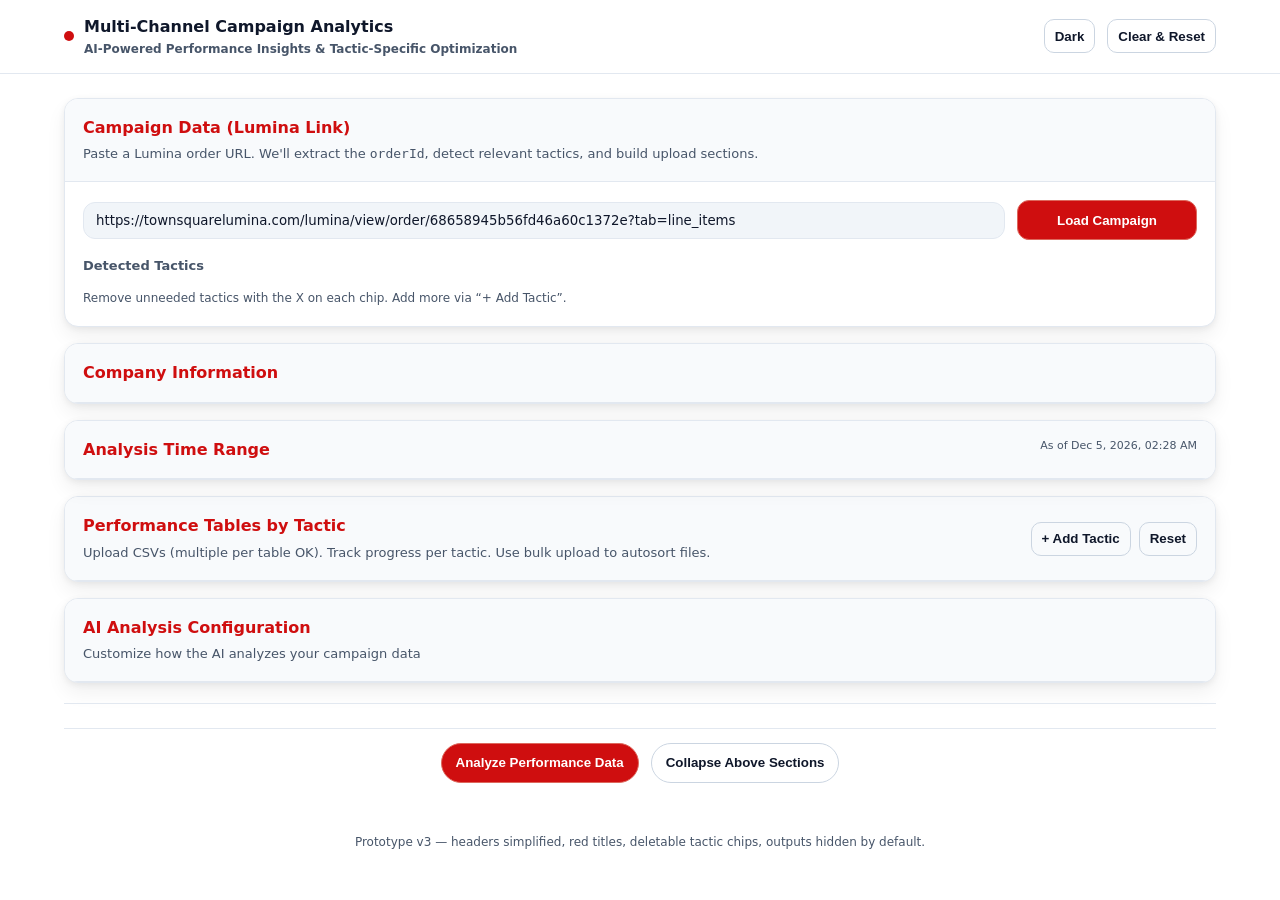
<file: context/app-examples/index.html>
<!DOCTYPE html>
<html lang="en" data-theme="light">
<head>
  <meta charset="utf-8" />
  <meta name="viewport" content="width=device-width, initial-scale=1" />
  <title>Multi-Channel Campaign Analytics Platform — AI-Powered Performance Insights</title>
  <style>
    /* -----------------------------
       shadcn-like design tokens
       ----------------------------- */
    :root {
      --bg: 255 255 255;
      --fg: 15 23 42;           /* slate-900 */
      --muted-fg: 71 85 105;    /* slate-600 */
      --border: 226 232 240;    /* slate-200 */
      --header: 248 250 252;    /* slate-50 (very light gray) */
      --card: 255 255 255;
      --card-foreground: 15 23 42;
      --input: 241 245 249;     /* slate-100 */
      --ring: 203 213 225;      /* slate-300 */
      --primary: 207 14 15;     /* red for titles */
      --primary-foreground: 255 255 255;
      --accent: 248 250 252;    /* slate-50 */
      --accent-foreground: 15 23 42;
      --destructive: 239 68 68; /* red-500 */
      --success: 16 185 129;    /* emerald-500 */
      --warning: 234 179 8;     /* yellow-500 */
      --info: 59 130 246;       /* blue-500 */
      --radius: 14px;
      --shadow: 0 10px 20px rgba(2, 6, 23, .06), 0 2px 6px rgba(2, 6, 23, .06);
    }
    [data-theme="dark"]{
      --bg: 2 6 23;             /* slate-950 */
      --fg: 241 245 249;        /* slate-100 */
      --muted-fg: 148 163 184;  /* slate-400 */
      --border: 30 41 59;       /* slate-800 */
      --header: 15 23 42;       /* slate-900 (dark header) */
      --card: 3 7 18;           /* slightly lighter than bg */
      --card-foreground: 241 245 249;
      --input: 15 23 42;
      --ring: 51 65 85;         /* slate-700 */
      --primary: 207 14 15;     /* red for buttons and titles */
      --primary-foreground: 255 255 255;
      --accent: 10 15 28;
      --accent-foreground: 226 232 240;
      --destructive: 248 113 113;
      --success: 52 211 153;
      --warning: 234 179 8;
      --info: 59 130 246;
      --shadow: 0 14px 28px rgba(0,0,0,.45), 0 10px 10px rgba(0,0,0,.35);
    }
    /* -----------------------------
       base + layout
       ----------------------------- */
    *{box-sizing:border-box}
    html{scroll-behavior:smooth}
    html,body{height:100%}
    body{
      margin:0;
      font-family: ui-sans-serif, system-ui, -apple-system, "Segoe UI", Roboto, Inter, "Helvetica Neue", Arial, "Noto Sans", "Apple Color Emoji", "Segoe UI Emoji";
      color: rgb(var(--fg));
      background: rgb(var(--bg));
      line-height: 1.6;
    }
    .container{max-width:1200px;margin:0 auto;padding:24px}
    .header{
      position:sticky;top:0;z-index:40;
      backdrop-filter: saturate(180%) blur(8px);
      background: color-mix(in oklab, rgb(var(--bg)) 92%, transparent);
      border-bottom:1px solid rgb(var(--border));
    }
    .header-inner{display:flex;align-items:center;gap:12px;justify-content:space-between;max-width:1200px;margin:0 auto;padding:14px 24px}
    .title{display:flex;align-items:center;gap:10px;font-weight:700}
    .title .dot{width:10px;height:10px;border-radius:999px;background:rgb(var(--primary))}
    .subtle{color:rgb(var(--muted-fg))}
    .stack{display:flex;flex-direction:column;gap:16px}
    .row{display:flex;gap:12px;flex-wrap:wrap;align-items:center}
    .center{display:flex;justify-content:center;align-items:center;gap:12px}
    .spacer{height:10px}
    .thin-divider{height:.5px;background: rgb(var(--border));margin:4px 0 8px}
    /* -----------------------------
       components
       ----------------------------- */
    .card{
      background: rgb(var(--card));
      color: rgb(var(--card-foreground));
      border:1px solid rgb(var(--border));
      border-radius: var(--radius);
      box-shadow: var(--shadow);
      overflow:hidden;
    }
    .card-header{
      display:flex;align-items:center;justify-content:space-between;
      background: rgb(var(--header)); /* very light gray, no gradient */
      border-bottom:1px solid rgb(var(--border));
      padding:16px 18px;
      cursor:pointer;
      transition: background-color 0.2s ease;
    }
    .card-header:hover{
      background: color-mix(in oklab, rgb(var(--header)) 95%, rgb(var(--border)));
    }
    .card-title{font-weight:800;color: rgb(var(--primary));} /* red title only */
    .card-sub{color:rgb(var(--muted-fg));font-size:13px;margin-top:4px}
    .card-body{padding:18px}
    .muted{color:rgb(var(--muted-fg))}
    .grid{display:grid;gap:16px}
    .grid.cols-2{grid-template-columns: repeat(2, minmax(0,1fr))}
    .grid.cols-3{grid-template-columns: repeat(3, minmax(0,1fr))}
    .grid.cols-4{grid-template-columns: repeat(4, minmax(0,1fr))}
    @media (max-width:1024px){.grid.cols-3,.grid.cols-4{grid-template-columns: repeat(2, minmax(0,1fr))}}
    @media (max-width:720px){.grid.cols-2,.grid.cols-3,.grid.cols-4{grid-template-columns: 1fr}}
    .btn{
      appearance:none;
      border:1px solid rgb(var(--border));
      border-radius: 12px;
      height:40px;
      padding:0 14px;
      font-weight:700;
      background: rgb(var(--card));
      cursor:pointer;
      transition: all .18s ease;
      color: rgb(var(--fg));
    }
    .btn:hover{transform: translateY(-1px);box-shadow: 0 8px 18px rgba(2,6,23,.08)}
    .btn:active{transform: translateY(0)}
    .btn-primary{
      background: rgb(var(--primary));
      color: rgb(var(--primary-foreground));
      border-color: color-mix(in oklab, rgb(var(--primary)) 70%, rgb(var(--border)));
    }
    .btn-primary.analyze{background: rgb(var(--primary));color: rgb(var(--primary-foreground))}
    .btn-primary.view{background: rgb(var(--success));color:white}
    .btn-primary.reanalyze{background: rgb(var(--warning));color:white}
    .btn-ghost{background:transparent}
    .btn-outline{background:transparent;border-color: rgb(var(--ring))}
    .btn-danger{background: rgb(var(--destructive));color:white;border-color: rgb(var(--destructive))}
    .btn-small{height:34px;padding:0 10px;border-radius:10px;font-weight:600}
    .btn-pill{border-radius:999px}
    .btn-accent{
      background: rgb(207, 14, 15);
      color: white;
      border-color: rgb(207, 14, 15);
    }
    .btn-accent:hover{
      background: rgb(185, 28, 28);
      border-color: rgb(185, 28, 28);
    }
    [data-theme="dark"] .btn-accent{
      background: rgb(220, 38, 38);
      border-color: rgb(220, 38, 38);
    }
    [data-theme="dark"] .btn-accent:hover{
      background: rgb(239, 68, 68);
      border-color: rgb(239, 68, 68);
    }
    
    /* Lumina buttons styling */
    .lumina-buttons {
      display: flex;
      gap: 6px;
    }
    
    .lumina-buttons .btn {
      min-width: 70px;
      font-size: 12px;
      padding: 4px 8px;
      height: 32px;
    }
    
    .lumina-buttons .btn:hover {
      opacity: 0.9;
      transform: translateY(-1px);
    }
    .badge{
      display:inline-flex;align-items:center;gap:6px;padding:2px 8px;height:24px;border-radius:999px;font-size:12px;border:1px solid rgb(var(--border));background: rgb(var(--accent));color: rgb(var(--accent-foreground));
    }
    .badge.success{border-color: rgba(var(--success), .2); background: color-mix(in oklab, rgb(var(--success)) 18%, rgb(var(--accent)));}
    .badge.warn{border-color: rgba(var(--warning), .25); background: color-mix(in oklab, rgb(var(--warning)) 18%, rgb(var(--accent)));}
    .badge.info{border-color: rgba(var(--info), .25); background: color-mix(in oklab, rgb(var(--info)) 18%, rgb(var(--accent)));}
    
    /* Status badges with specific colors */
    .badge.status-complete{background: rgb(21, 128, 61); color: white; border-color: rgb(21, 128, 61);}
    .badge.status-live{background: rgb(34, 197, 94); color: white; border-color: rgb(34, 197, 94);}
    .badge.status-live-revision{background: rgb(134, 239, 172); color: rgb(21, 128, 61); border-color: rgb(134, 239, 172);}
    .badge.status-pending-details{background: rgb(254, 240, 138); color: rgb(133, 77, 14); border-color: rgb(254, 240, 138);}
    .badge.status-draft{background: rgb(252, 165, 165); color: rgb(153, 27, 27); border-color: rgb(252, 165, 165);}
    .badge.status-cancelled{background: rgb(220, 38, 38); color: white; border-color: rgb(220, 38, 38);}
    .badge.status-unknown{background: rgb(156, 163, 175); color: rgb(55, 65, 81); border-color: rgb(156, 163, 175);}
    .input, .select, .textarea{
      width:100%;border:1px solid rgb(var(--border));
      border-radius:12px;background: rgb(var(--input));
      padding:10px 12px;color: rgb(var(--fg));
      outline:none; transition: border-color .15s, box-shadow .15s;
      font-family:inherit;
    }
    .input:focus, .select:focus, .textarea:focus{
      border-color: rgb(var(--ring));
      box-shadow: 0 0 0 6px color-mix(in oklab, rgb(var(--ring)) 20%, transparent);
    }
    .textarea{min-height:120px;resize:vertical}
    .label{font-size:13px;color:rgb(var(--muted-fg));margin-bottom:6px;font-weight:600}
    .helper{font-size:12px;color:rgb(var(--muted-fg));margin-top:6px}
    .divider{height:1px;background: rgb(var(--border));margin:8px 0 16px}
    .toolbar{display:flex;gap:8px;flex-wrap:wrap}
    .chip{
      display:inline-flex;align-items:center;gap:8px;
      padding:6px 10px;border-radius:999px;background: rgb(var(--accent));
      border:1px solid rgb(var(--border));font-size:13px
    }
    .chip .x{
      display:inline-flex;align-items:center;justify-content:center;
      width:18px;height:18px;border-radius:999px;
      border:1px solid rgb(var(--ring));cursor:pointer;line-height:0;
      font-weight:800;
    }
    .switch{position:relative;width:44px;height:26px;display:inline-flex;align-items:center;cursor:pointer}
    .switch input{appearance:none;width:44px;height:26px;border-radius:999px;background: rgb(var(--input));border:1px solid rgb(var(--border));outline:none;transition: all .2s}
    .switch input:checked{background: color-mix(in oklab, rgb(var(--primary)) 18%, rgb(var(--input)));border-color: rgb(var(--primary))}
    .switch span{position:absolute;left:4px;width:18px;height:18px;border-radius:999px;background:white;box-shadow: var(--shadow);transition:transform .2s}
    .switch input:checked + span{transform: translateX(18px)}
    .accordion-item{border:1px solid rgb(var(--border));border-radius:12px;overflow:hidden}
    .accordion-header{display:flex;justify-content:space-between;align-items:center;padding:14px 16px;background: rgb(var(--accent));cursor:pointer}
    .accordion-content{padding:14px 16px;display:none}
    .dropzone{
      border:1px dashed rgb(var(--ring));border-radius:12px;padding:14px;background: rgb(var(--accent));
      display:flex;justify-content:space-between;align-items:center;gap:10px
    }
    .dropzone.drag{background: color-mix(in oklab, rgb(var(--ring)) 9%, rgb(var(--accent)))}
    .progress{
      height:8px;border-radius:999px;background: rgb(var(--input));overflow:hidden;border:1px solid rgb(var(--border))
    }
    .progress > i{display:block;height:100%;width:0;background: rgb(var(--primary));transition: width .3s ease}
    .footer-note{font-size:12px;color:rgb(var(--muted-fg));text-align:center;margin:20px 0}
    /* Chart placeholders */
    .chart{
      height:260px;border:1px dashed rgb(var(--ring));
      border-radius:12px;background: repeating-linear-gradient( -45deg, rgba(148,163,184,.12) 0 8px, transparent 8px 16px);
      display:flex;align-items:center;justify-content:center;color:rgb(var(--muted-fg));font-weight:700
    }
    .sticky-actions{position:sticky;bottom:0;background: color-mix(in oklab, rgb(var(--bg)) 85%, transparent);backdrop-filter: blur(8px);border-top:1px solid rgb(var(--border));padding:14px}
    .hidden {
      display: none !important;
      visibility: hidden;
      position: absolute;
      left: -9999px;
    }
    .hidden-for-results {
      display: none !important;
    }
    body.showing-results {
      position: fixed;
      width: 100%;
      height: 100%;
    }
    /* Time range cards */
    .time-card{
      padding:16px;border:1px solid rgb(var(--border));border-radius:12px;background: rgb(var(--card));
      cursor:pointer;text-align:center;transition: all .2s ease;
    }
    .time-card:hover{border-color: rgb(var(--ring));transform: translateY(-2px);box-shadow: 0 4px 12px rgba(0,0,0,.08)}
    .time-card.active{border-color: rgb(var(--primary));background: color-mix(in oklab, rgb(var(--primary)) 8%, rgb(var(--card)));box-shadow: 0 0 0 3px color-mix(in oklab, rgb(var(--primary)) 15%, transparent)}
    .time-card .days{font-size:24px;font-weight:700;color: rgb(var(--fg))}
    .time-card .label{font-size:12px;color:rgb(var(--muted-fg));margin-top:4px}
    .date-display{font-size:11px;color:rgb(var(--muted-fg));position:absolute;top:16px;right:18px}
    .duration-badge{display:inline-flex;align-items:center;gap:4px;padding:4px 10px;background: rgb(var(--accent));border:1px solid rgb(var(--border));border-radius:999px;font-size:13px;color:rgb(var(--fg))}
    /* AI Configuration styles */
    .slider-container{display:flex;align-items:center;gap:16px}
    .slider{
      -webkit-appearance:none;appearance:none;width:100%;height:6px;border-radius:999px;
      background: rgb(var(--input));outline:none;border:1px solid rgb(var(--border));
    }
    .slider::-webkit-slider-thumb{
      -webkit-appearance:none;appearance:none;width:20px;height:20px;border-radius:999px;
      background: rgb(var(--primary));cursor:pointer;border:2px solid rgb(var(--card));
      box-shadow: 0 2px 8px rgba(0,0,0,.15);
    }
    .slider::-moz-range-thumb{
      width:20px;height:20px;border-radius:999px;background: rgb(var(--primary));
      cursor:pointer;border:2px solid rgb(var(--card));box-shadow: 0 2px 8px rgba(0,0,0,.15);
    }
    .temp-label{font-weight:700;padding:4px 10px;border-radius:8px;font-size:14px}
    .temp-label.focused{color: rgb(var(--info));background: color-mix(in oklab, rgb(var(--info)) 10%, rgb(var(--accent)))}
    .temp-label.balanced{color: rgb(var(--success));background: color-mix(in oklab, rgb(var(--success)) 10%, rgb(var(--accent)))}
    .temp-label.creative{color: rgb(var(--warning));background: color-mix(in oklab, rgb(var(--warning)) 10%, rgb(var(--accent)))}
    .temp-label.diverse{color: rgb(234 88 12);background: color-mix(in oklab, rgb(234 88 12) 10%, rgb(var(--accent)))}
    .temp-label.maximum{color: rgb(var(--destructive));background: color-mix(in oklab, rgb(var(--destructive)) 10%, rgb(var(--accent)))}
    .tone-card{
      padding:12px 16px;border:1px solid rgb(var(--border));border-radius:10px;
      background: rgb(var(--card));cursor:pointer;transition: all .2s ease;text-align:center;
      font-size:13px;font-weight:600;
    }
    .tone-card:hover{border-color: rgb(var(--ring));transform: translateY(-1px)}
    .tone-card.active{
      border-color: rgb(var(--primary));background: color-mix(in oklab, rgb(var(--primary)) 8%, rgb(var(--card)));
      box-shadow: 0 0 0 3px color-mix(in oklab, rgb(var(--primary)) 15%, transparent)
    }
    .char-counter{font-size:11px;color:rgb(var(--muted-fg));text-align:right;margin-top:4px}
    .config-summary{
      background: rgb(var(--accent));border:1px solid rgb(var(--border));
      border-radius:12px;padding:14px;font-size:13px;
    }
    .config-row{display:flex;justify-content:space-between;align-items:center;padding:4px 0}
    .config-label{color:rgb(var(--muted-fg))}
    .config-value{font-weight:600;color:rgb(var(--fg))}
    /* Results page styles */
    .results-page {
      background: rgb(var(--bg));
      min-height: 100vh;
      position: fixed;
      top: 0;
      left: 0;
      right: 0;
      bottom: 0;
      z-index: 1000;
      display: flex;
    }
    .results-sidebar {
      width: 320px; /* Increased from 280px */
      min-width: 320px; /* Prevent shrinking */
      background: rgb(var(--card));
      border-right: 1px solid rgb(var(--border));
      height: 100vh;
      padding: 20px;
      overflow-y: auto;
      flex-shrink: 0; /* Prevent sidebar from shrinking */
    }
    .results-main {
      flex: 1;
      padding: 20px 40px; /* Better padding */
      overflow-y: auto;
      max-width: none; /* Remove max-width restriction */
      margin-left: 0; /* Remove fixed margin */
      min-width: 0; /* Allows flex shrinking */
    }
    .results-main .content-section {
      max-width: 900px; /* Optimal reading width */
      margin: 0 auto; /* Center the content */
      padding: 60px 0;
      scroll-margin-top: 80px;
    }
    /* Better card spacing in results */
    .results-main .card {
      margin-bottom: 24px;
    }
    .results-main .metric-grid {
      max-width: none; /* Allow full width for metrics */
      margin: 20px auto;
    }
    .analysis-header{margin-bottom:30px}
    .analysis-title{font-size:32px;font-weight:800;color:rgb(var(--fg));margin:0 0 8px 0}
    .analysis-subtitle{color:rgb(var(--muted-fg));font-size:16px;margin:0}
    .sidebar-header{margin-bottom:30px}
    .sidebar-title{font-size:18px;font-weight:700;color:rgb(var(--fg));margin:0 0 8px 0}
    .sidebar-subtitle{font-size:13px;color:rgb(var(--muted-fg));margin:0 0 20px 0}
    .sidebar-nav{list-style:none;padding:0;margin:0 0 30px 0}
    .sidebar-nav li{margin-bottom:4px}
    .sidebar-nav-item{
      display:block;padding:14px 18px; /* Increased padding */
      border-radius:12px;text-decoration:none;
      color:rgb(var(--fg));font-weight:600;transition:all .2s ease;
      border:1px solid transparent;position:relative;
      margin-bottom: 6px; /* Better spacing */
    }
    .sidebar-nav-item:hover{
      background: rgb(var(--accent));
      border-color: rgb(var(--border));
    }
    .sidebar-nav-item.active{
      background: rgb(var(--primary));
      color:rgb(var(--primary-foreground));
      border-color: rgb(var(--primary));
    }
    .sidebar-nav-item.active::after{
      content:'';position:absolute;right:-21px;top:50%;transform:translateY(-50%);
      width:0;height:0;border-top:8px solid transparent;border-bottom:8px solid transparent;
      border-left:8px solid rgb(var(--primary));
    }
    .nav-item-content{display:flex;flex-direction:column}
    .nav-item-title{font-size:14px;margin:0 0 4px 0;font-weight:600}
    .nav-item-desc{font-size:11px;color:rgb(var(--muted-fg));margin:0;line-height:1.3}
    .sidebar-nav-item.active .nav-item-desc{color:rgba(255,255,255,0.8)}
    .sidebar-actions{border-top:1px solid rgb(var(--border));padding-top:20px}
    .action-group{margin-bottom:16px}
    .action-label{font-size:12px;color:rgb(var(--muted-fg));margin-bottom:8px;font-weight:600}
    .mobile-menu-toggle{
      display:none;position:fixed;top:20px;left:20px;z-index:1001;
      background: rgb(var(--primary));color:rgb(var(--primary-foreground));
      border:none;padding:12px;border-radius:8px;cursor:pointer;
    }
    /* Better responsive design */
    @media (max-width: 1200px) {
      .results-main {
        padding: 20px 30px;
      }
    }
    @media (max-width: 768px) {
      .results-sidebar {
        position: fixed;
        left: 0;
        top: 0;
        transform: translateX(-100%);
        transition: transform 0.3s ease;
        z-index: 1001;
        width: 280px; /* Smaller on mobile */
      }
      
      .results-sidebar.open {
        transform: translateX(0);
      }
      
      .results-main {
        margin-left: 0;
        padding: 80px 20px 20px 20px;
      }
      .mobile-menu-toggle{display:block}
    }
    .sidebar-nav{list-style:none;padding:0;margin:0}
    .sidebar-nav li{margin-bottom:8px}
    .sidebar-nav a{
      display:flex;align-items:center;gap:10px;padding:12px 16px;
      border-radius:10px;text-decoration:none;color:rgb(var(--fg));
      font-weight:600;transition:all .2s ease;
    }
    .sidebar-nav a:hover{background: rgb(var(--accent))}
    .sidebar-nav a.active{background: rgb(var(--primary));color:rgb(var(--primary-foreground))}
    .content-section{
      padding:60px 0;scroll-margin-top:80px;
    }
    .section-header{
      display:flex;justify-content:space-between;align-items:center;
      margin-bottom:20px;
    }
    .metric-grid{display:grid;grid-template-columns:repeat(auto-fit,minmax(200px,1fr));gap:16px;margin:20px 0}
    .metric-card{
      background: rgb(var(--card));border:1px solid rgb(var(--border));
      border-radius:12px;padding:16px;text-align:center;
    }
    .metric-value{font-size:28px;font-weight:800;color:rgb(var(--fg));margin-bottom:4px}
    .metric-label{font-size:13px;color:rgb(var(--muted-fg));margin-bottom:8px}
    .metric-change{font-size:12px;font-weight:600}
    .metric-change.positive{color:rgb(var(--success))}
    .metric-change.negative{color:rgb(var(--destructive))}
    .tactic-card-analysis{
      border:1px solid rgb(var(--border));border-radius:12px;margin-bottom:20px;
      background: rgb(var(--card));overflow:hidden;
    }
    .tactic-header{
      padding:16px 20px;background: rgb(var(--accent));border-bottom:1px solid rgb(var(--border));
      display:flex;justify-content:space-between;align-items:center;cursor:pointer;
    }
    .tactic-content{padding:20px;display:none}
    .tactic-content.expanded{display:block}
    .findings-list{list-style:none;padding:0;margin:20px 0}
    .findings-list li{
      display:flex;align-items:flex-start;gap:10px;padding:8px 0;
      border-bottom:1px solid rgb(var(--border));
    }
    .findings-list li:last-child{border-bottom:none}
    .finding-dot{
      width:6px;height:6px;border-radius:999px;background: rgb(var(--primary));
      margin-top:8px;flex-shrink:0;
    }
    .priority-badge{
      display:inline-flex;align-items:center;gap:4px;padding:4px 8px;
      border-radius:6px;font-size:11px;font-weight:600;
    }
    .priority-badge.high{background: color-mix(in oklab, rgb(var(--destructive)) 15%, rgb(var(--accent)));color:rgb(var(--destructive))}
    .priority-badge.medium{background: color-mix(in oklab, rgb(var(--warning)) 15%, rgb(var(--accent)));color:rgb(var(--warning))}
    .priority-badge.low{background: color-mix(in oklab, rgb(var(--success)) 15%, rgb(var(--accent)));color:rgb(var(--success))}
    .export-buttons{display:flex;gap:12px;margin-top:20px}
    .chart-placeholder{
      height:300px;border:1px dashed rgb(var(--border));border-radius:12px;
      display:flex;align-items:center;justify-content:center;color:rgb(var(--muted-fg));
      background: rgb(var(--accent));margin:20px 0;
    }
  </style>
</head>
<body>
  <!-- Header -->
  <div class="header">
    <div class="header-inner">
      <div class="title">
        <span class="dot"></span>
        <div>
          <div>Multi-Channel Campaign Analytics</div>
          <div class="subtle" style="font-size:12px">AI-Powered Performance Insights & Tactic-Specific Optimization</div>
        </div>
      </div>
      <div class="row">
        <button class="btn btn-outline btn-small" id="toggleTheme" aria-label="Toggle theme">Dark</button>
        <button class="btn btn-outline btn-small" id="clearAll">Clear & Reset</button>
      </div>
    </div>
  </div>

  <main class="container stack" id="app">
    <!-- Campaign Data -->
    <section class="card" id="section-campaign">
      <div class="card-header">
        <div>
          <div class="card-title">Campaign Data (Lumina Link)</div>
          <div class="card-sub">Paste a Lumina order URL. We'll extract the <code>orderId</code>, detect relevant tactics, and build upload sections.</div>
        </div>
      </div>
      <div class="card-body stack">
        <!-- Full-width Load Campaign controls -->
        <div class="row" style="width:100%">
          <input id="luminaLink" class="input" style="flex:1" placeholder="https://townsquarelumina.com/lumina/view/order/68658945b56fd46a60c1372e" />
          <button class="btn btn-primary" id="loadCampaign" style="min-width:180px">Load Campaign</button>
        </div>

        <div>
          <div class="label">Detected Tactics</div>
          <div id="detectedTactics" class="row"></div>
          <div class="helper">Remove unneeded tactics with the X on each chip. Add more via “+ Add Tactic”.</div>
        </div>
      </div>
    </section>

    <!-- Company Info -->
    <section class="card" id="section-company">
      <div class="card-header">
        <div class="card-title">Company Information</div>
      </div>
      <div class="card-body stack">
        <div class="grid cols-2">
          <div>
            <label class="label" for="companyName">Company / Client</label>
            <input id="companyName" class="input" placeholder="Acme Home Services" />
          </div>
          <div>
            <label class="label" for="industry">Industry</label>
            <select id="industry" class="select">
              <option value="">Select industry…</option>
              <option>Home Services</option>
              <option>Auto</option>
              <option>Healthcare</option>
              <option>Education</option>
              <option>Retail & eComm</option>
              <option>Real Estate</option>
              <option>Financial</option>
              <option>Other</option>
            </select>
          </div>
        </div>
        <div>
          <label class="label" for="marketingObjective">Overall Marketing Objective</label>
          <textarea id="marketingObjective" class="textarea" style="min-height:80px" placeholder="Drive brand awareness and customer acquisition in target demographics"></textarea>
        </div>
        <div>
          <label class="label" for="campaignObjective">Campaign Objectives</label>
          <textarea id="campaignObjective" class="textarea" style="min-height:100px" placeholder="Increase qualified leads at &lt; $150 CPL. Expand reach in high-intent ZIPs."></textarea>
        </div>
        <div>
          <label class="label" for="notes">Additional Notes</label>
          <textarea id="notes" class="textarea" style="min-height:80px" placeholder="Constraints, approvals, exclusions, special audiences, etc."></textarea>
        </div>
      </div>
    </section>

    <!-- Analysis Time Range -->
    <section class="card" id="section-timerange" style="position:relative">
      <div class="card-header">
        <div class="card-title">Analysis Time Range</div>
      </div>
      <span class="date-display" id="currentDateTime"></span>
      <div class="card-body stack">
        <div class="grid cols-4" id="timeRangeGrid">
          <div class="time-card" data-days="30">
            <div class="days">30</div>
            <div class="label">Days</div>
          </div>
          <div class="time-card" data-days="60">
            <div class="days">60</div>
            <div class="label">Days</div>
          </div>
          <div class="time-card" data-days="90">
            <div class="days">90</div>
            <div class="label">Days</div>
          </div>
          <div class="time-card" data-days="120">
            <div class="days">120</div>
            <div class="label">Days</div>
          </div>
          <div class="time-card" data-days="150">
            <div class="days">150</div>
            <div class="label">Days</div>
          </div>
          <div class="time-card" data-days="180">
            <div class="days">180</div>
            <div class="label">Days</div>
          </div>
          <div class="time-card" data-days="custom">
            <div class="days">📅</div>
            <div class="label">Custom Range</div>
          </div>
        </div>
        
        <div id="customDateRange" class="hidden stack">
          <div class="divider"></div>
          <div class="grid cols-3">
            <div>
              <label class="label" for="startDate">Start Date</label>
              <input id="startDate" type="date" class="input">
            </div>
            <div>
              <label class="label" for="endDate">End Date</label>
              <input id="endDate" type="date" class="input">
            </div>
            <div class="center">
              <span class="duration-badge" id="durationDisplay">Select dates</span>
            </div>
          </div>
        </div>
      </div>
    </section>

    <!-- Performance Tables by Tactic -->
    <section class="card" id="section-uploads">
      <div class="card-header">
        <div>
          <div class="card-title">Performance Tables by Tactic</div>
          <div class="card-sub">Upload CSVs (multiple per table OK). Track progress per tactic. Use bulk upload to autosort files.</div>
        </div>
        <div class="row">
          <div class="toolbar">
            <button class="btn btn-outline btn-small" id="addTacticBtn">+ Add Tactic</button>
            <button class="btn btn-outline btn-small" id="resetTactics">Reset</button>
          </div>
        </div>
      </div>
      <div class="card-body stack">
        <!-- Bulk uploader for all tactics -->
        <div class="stack">
          <div class="label">Bulk Upload — Smart Auto-Sort by Filename</div>
          <div class="dropzone" id="bulkAllDrop">
            <div class="row">
              <span class="badge">CSV</span>
              <span class="muted" id="bulkAllName">Drop CSVs or choose files</span>
            </div>
            <div class="row">
              <input type="file" accept=".csv" multiple style="display:none" id="bulkAllInput" />
              <button class="btn btn-small btn-accent" id="bulkAllChoose">Choose Files</button>
            </div>
          </div>
          <div class="helper">
            Auto-detects by filename: <code>report-{product}-{table}-{anything}.csv</code>. Files are routed to the matching tactic/table.
          </div>
        </div>

        <div id="tacticGrid" class="stack"></div>
      </div>
    </section>

    <!-- AI Analysis Configuration -->
    <section class="card" id="section-ai-config">
      <div class="card-header">
        <div>
          <div class="card-title">AI Analysis Configuration</div>
          <div class="card-sub">Customize how the AI analyzes your campaign data</div>
        </div>
      </div>
      <div class="card-body stack">
        <!-- AI Model Badge -->
        <div class="row" style="justify-content:flex-end">
          <span class="badge info">Claude-3.5-Sonnet</span>
        </div>
        
        <!-- Temperature Slider -->
        <div>
          <label class="label">Analysis Creativity (Temperature)</label>
          <div class="slider-container">
            <input type="range" id="tempSlider" class="slider" min="0" max="1" step="0.1" value="0.5">
            <span id="tempValue" style="min-width:35px;text-align:center;font-weight:600">0.5</span>
            <span id="tempLabel" class="temp-label balanced">Balanced</span>
          </div>
          <div class="row" style="justify-content:space-between;margin-top:8px;font-size:11px;color:rgb(var(--muted-fg))">
            <span>0.0 - Deterministic</span>
            <span>0.5 - Balanced</span>
            <span>1.0 - Creative</span>
          </div>
          <div class="helper" id="tempDescription">Balanced approach with consistent insights</div>
        </div>
        
        <!-- Tone & Style Selection -->
        <div>
          <label class="label">Analysis Tone & Style</label>
          <div class="stack" style="gap:12px">
            <div class="grid cols-3" style="gap:10px">
              <div class="tone-card" data-tone="concise" style="padding:10px;height:auto">
                <div style="font-weight:700;margin-bottom:4px">🎯 Concise</div>
                <div style="font-size:11px;color:rgb(var(--muted-fg));font-weight:400;line-height:1.3">Brief, to-the-point analysis with key insights only</div>
              </div>
              <div class="tone-card active" data-tone="professional" style="padding:10px;height:auto">
                <div style="font-weight:700;margin-bottom:4px">💼 Professional</div>
                <div style="font-size:11px;color:rgb(var(--muted-fg));font-weight:400;line-height:1.3">Formal business language suitable for executive reports</div>
              </div>
              <div class="tone-card" data-tone="conversational" style="padding:10px;height:auto">
                <div style="font-weight:700;margin-bottom:4px">💬 Conversational</div>
                <div style="font-size:11px;color:rgb(var(--muted-fg));font-weight:400;line-height:1.3">Friendly, approachable tone for team discussions</div>
              </div>
            </div>
            <div class="grid cols-2" style="gap:10px">
              <div class="tone-card" data-tone="encouraging" style="padding:10px;height:auto">
                <div style="font-weight:700;margin-bottom:4px">📈 Encouraging</div>
                <div style="font-size:11px;color:rgb(var(--muted-fg));font-weight:400;line-height:1.3">Positive, motivational language highlighting opportunities</div>
              </div>
              <div class="tone-card" data-tone="casual" style="padding:10px;height:auto">
                <div style="font-weight:700;margin-bottom:4px">👤 Casual</div>
                <div style="font-size:11px;color:rgb(var(--muted-fg));font-weight:400;line-height:1.3">Relaxed, informal tone for internal team use</div>
              </div>
            </div>
          </div>
        </div>
        
        <!-- Additional AI Instructions -->
        <div>
          <label class="label">Additional AI Instructions</label>
          <textarea id="aiInstructions" class="textarea" style="min-height:100px" 
            placeholder="Add specific instructions for the AI analysis. For example: Focus on conversion metrics, compare against Q3 benchmarks, highlight mobile performance..."></textarea>
          <div class="char-counter" id="charCounter">0 / 500 characters</div>
        </div>
        
        <!-- Configuration Summary -->
        <div class="config-summary">
          <div style="font-weight:700;margin-bottom:8px;color:rgb(var(--fg))">Current Configuration</div>
          <div class="config-row">
            <span class="config-label">Temperature:</span>
            <span class="config-value" id="summaryTemp">0.5 - Balanced</span>
          </div>
          <div class="config-row">
            <span class="config-label">Tone:</span>
            <span class="config-value" id="summaryTone">Professional</span>
          </div>
          <div class="config-row">
            <span class="config-label">Custom Instructions:</span>
            <span class="config-value" id="summaryInstructions">None</span>
          </div>
        </div>
      </div>
    </section>

    <!-- Thin divider to separate context from outputs -->
    <div class="thin-divider"></div>

    <!-- Presentation Script (moved above Executive Summary; hidden by default) -->
    <section class="card hidden" id="section-script">
      <div class="card-header">
        <div class="card-title">Presentation Script</div>
      </div>
      <div class="card-body">
        <textarea id="presentationScript" class="textarea" placeholder="Generate a friendly, confident walkthrough script tailored to this client. Summarize key wins, explain optimizations, and close on next steps."></textarea>
      </div>
    </section>

    <!-- Executive Summary (hidden) -->
    <section class="card hidden" id="section-exec">
      <div class="card-header">
        <div class="card-title">Executive Summary</div>
        <div class="row">
          <div class="toolbar">
            <button class="btn btn-outline btn-small" data-copy="#execSummary">Copy</button>
          </div>
        </div>
      </div>
      <div class="card-body">
        <textarea id="execSummary" class="textarea" placeholder="Concise campaign-level performance vs. objectives. Highlights, risks, top drivers, and 2–3 decisive next steps."></textarea>
      </div>
    </section>

    <!-- Performance Analysis by Tactic (hidden) -->
    <section class="card hidden" id="section-analysis">
      <div class="card-header">
        <div class="card-title">Performance Analysis by Tactic</div>
        <div class="row">
          <span class="badge">One section per tactic</span>
        </div>
      </div>
      <div class="card-body stack" id="analysisAccordion">
        <!-- items injected -->
      </div>
    </section>

    <!-- Visualizations (full width, collapsible, hidden) -->
    <section class="card hidden" id="section-viz">
      <div class="card-header">
        <div class="card-title">Performance Insights & Data Visualizations</div>
        <div class="row">
          <button class="btn btn-outline btn-small" id="toggleViz">Collapse</button>
        </div>
      </div>
      <div class="card-body" id="vizBody">
        <div class="grid cols-2">
          <div class="chart">Bar Chart — CTR by Theme</div>
          <div class="chart">Pie — Device Distribution</div>
          <div class="chart">Line — Monthly CTR Trend</div>
          <div class="chart">Bar — Top Converting Cities</div>
        </div>
      </div>
    </section>

    <!-- Sticky actions -->
    <div class="sticky-actions center">
      <button class="btn btn-primary btn-pill" id="reanalyze" data-state="analyze">
        <span id="analyzeButtonText">Analyze Performance Data</span>
      </button>
      <button class="btn btn-outline btn-pill" id="collapseAbove">Collapse Above Sections</button>
      <span id="reanalyzeStatus" class="badge" style="display:none">Processing…</span>
    </div>

    <p class="footer-note">Prototype v3 — headers simplified, red titles, deletable tactic chips, outputs hidden by default.</p>
  </main>

  <!-- Results Page (hidden by default) -->
  <div id="resultsPage" class="hidden results-page">
    <!-- Mobile Menu Toggle -->
    <button class="mobile-menu-toggle" id="mobileMenuToggle">☰</button>
    
    <!-- Left Sidebar -->
    <aside class="results-sidebar" id="resultsSidebar">
      <div class="sidebar-header">
        <h2 class="sidebar-title">Analysis Sections</h2>
        <p class="sidebar-subtitle">Navigate through your campaign insights</p>
      </div>

      <nav>
        <ul class="sidebar-nav">
          <li>
            <a href="#executive" class="sidebar-nav-item active" data-section="executive">
              <div class="nav-item-content">
                <div class="nav-item-title">Executive Summary</div>
                <div class="nav-item-desc">Key findings and overview</div>
              </div>
            </a>
          </li>
          <li>
            <a href="#tactic" class="sidebar-nav-item" data-section="tactic">
              <div class="nav-item-content">
                <div class="nav-item-title">Tactic Analysis</div>
                <div class="nav-item-desc">Platform-specific performance</div>
              </div>
            </a>
          </li>
          <li>
            <a href="#trend" class="sidebar-nav-item" data-section="trend">
              <div class="nav-item-content">
                <div class="nav-item-title">Trend Analysis</div>
                <div class="nav-item-desc">Performance patterns</div>
              </div>
            </a>
          </li>
          <li>
            <a href="#recommendations" class="sidebar-nav-item" data-section="recommendations">
              <div class="nav-item-content">
                <div class="nav-item-title">Recommendations</div>
                <div class="nav-item-desc">Strategic insights</div>
              </div>
            </a>
          </li>
        </ul>
      </nav>

      <div class="sidebar-actions">
        <div class="action-group">
          <div class="action-label">Analysis Generated</div>
          <div style="font-size:12px;color:rgb(var(--success))">✓ Complete</div>
          <div class="analysis-timestamp" style="font-size:11px;color:rgb(var(--muted-fg))">Aug 18, 2025, 02:19 AM</div>
        </div>
        <div class="action-group">
          <button class="btn btn-outline btn-small" id="backToInput" style="width:100%;margin-bottom:8px">← Back to Data Input</button>
          <button class="btn btn-outline btn-small" id="reAnalyzeBtn" style="width:100%;margin-bottom:8px">Re-analyze</button>
          <button class="btn btn-primary btn-small" id="exportPDF" style="width:100%">Export PDF</button>
        </div>
      </div>
    </aside>

    <!-- Main Content -->
    <main class="results-main">
      <header class="analysis-header">
        <h1 class="analysis-title">AI-Powered Campaign Analysis</h1>
        <p class="analysis-subtitle">Tactic-specific performance insights, geo analysis, and strategic recommendations</p>
      </header>

      <div class="results-content">
        <!-- Executive Summary Section -->
        <div class="content-section" id="executive">
          <div class="section-header">
            <h2 style="margin:0;font-size:24px">Executive Summary</h2>
            <button class="btn btn-outline btn-small" data-copy="executive">Copy Section</button>
          </div>
          <div style="color:rgb(var(--muted-fg));margin-bottom:30px">High-level campaign performance overview and key insights</div>

          <!-- Campaign Overview -->
          <div class="card" style="margin-bottom:30px">
            <div class="card-body">
              <h3 style="margin:0 0 15px 0">Campaign Overview</h3>
              <p>This comprehensive analysis covers a 90-day digital marketing campaign across Meta, YouTube, TikTok, and LinkedIn platforms. The campaign achieved strong performance with a total reach of 2.4M users and generated 45,200 conversions at an average cost per acquisition of $12.50.</p>
              <p>Key highlights include exceptional performance on Meta platforms with a 3.2% CTR, while YouTube video campaigns showed the highest engagement rates at 8.5%. TikTok campaigns demonstrated strong brand awareness metrics with 1.2M impressions, and LinkedIn generated the highest quality leads with a 15% conversion rate.</p>
            </div>
          </div>

          <!-- Key Performance Indicators -->
          <h3>Key Performance Indicators</h3>
          <div class="metric-grid">
            <div class="metric-card">
              <div class="metric-value">2.4M</div>
              <div class="metric-label">Total Reach</div>
              <div class="metric-change positive">↗ +18%</div>
              <div style="font-size:11px;color:rgb(var(--muted-fg))">vs. benchmark: 2.1M</div>
            </div>
            <div class="metric-card">
              <div class="metric-value">45,200</div>
              <div class="metric-label">Conversions</div>
              <div class="metric-change positive">↗ +22%</div>
              <div style="font-size:11px;color:rgb(var(--muted-fg))">vs. benchmark: 38,500</div>
            </div>
            <div class="metric-card">
              <div class="metric-value">$12.50</div>
              <div class="metric-label">Cost per Acquisition</div>
              <div class="metric-change positive">↗ -8%</div>
              <div style="font-size:11px;color:rgb(var(--muted-fg))">vs. benchmark: $14.20</div>
            </div>
            <div class="metric-card">
              <div class="metric-value">2.8%</div>
              <div class="metric-label">Click-Through Rate</div>
              <div class="metric-change positive">↗ +12%</div>
              <div style="font-size:11px;color:rgb(var(--muted-fg))">vs. benchmark: 2.4%</div>
            </div>
            <div class="metric-card">
              <div class="metric-value">4.2x</div>
              <div class="metric-label">Return on Ad Spend</div>
              <div class="metric-change positive">↗ +15%</div>
              <div style="font-size:11px;color:rgb(var(--muted-fg))">vs. benchmark: 3.8x</div>
            </div>
            <div class="metric-card">
              <div class="metric-value">6.5%</div>
              <div class="metric-label">Engagement Rate</div>
              <div class="metric-change positive">↗ +5%</div>
              <div style="font-size:11px;color:rgb(var(--muted-fg))">vs. benchmark: 5.9%</div>
            </div>
          </div>

          <!-- High-Level Findings -->
          <h3>High-Level Findings</h3>
          <ul class="findings-list">
            <li>
              <div class="finding-dot"></div>
              <div>Meta campaigns consistently outperformed benchmarks with 28% higher conversion rates, particularly in the 25-34 age demographic.</div>
            </li>
            <li>
              <div class="finding-dot"></div>
              <div>YouTube video campaigns achieved the highest engagement rates but showed higher cost per conversion compared to other platforms.</div>
            </li>
            <li>
              <div class="finding-dot"></div>
              <div>TikTok campaigns excelled in brand awareness metrics with 40% higher reach than expected, especially among Gen Z audiences.</div>
            </li>
            <li>
              <div class="finding-dot"></div>
              <div>LinkedIn campaigns generated the most qualified leads with 15% conversion rate, ideal for B2B targeting strategies.</div>
            </li>
            <li>
              <div class="finding-dot"></div>
              <div>Cross-platform retargeting campaigns showed 35% better performance than single-platform approaches.</div>
            </li>
          </ul>

          <!-- Performance Timeline Chart -->
          <h3>Performance Timeline</h3>
          <div class="chart-placeholder">
            📊 Performance visualization would appear here<br>
            Chart integration pending
          </div>
        </div>

        <!-- Tactic Analysis Section -->
        <div class="content-section" id="tactic">
          <div class="section-header">
            <h2 style="margin:0;font-size:24px">Tactic Analysis</h2>
            <button class="btn btn-outline btn-small" data-copy="tactic">Copy All</button>
          </div>
          <div style="color:rgb(var(--muted-fg));margin-bottom:30px">Platform-specific performance breakdown and insights</div>

          <!-- Meta Campaign Analysis -->
          <div class="tactic-card-analysis">
            <div class="tactic-header" onclick="toggleTacticContent(this)">
              <div>
                <h3 style="margin:0">📘 Conversion Campaign - Purchase</h3>
                <div style="font-size:13px;color:rgb(var(--muted-fg))">Meta • Driving online purchases</div>
              </div>
              <div style="display:flex;align-items:center;gap:12px">
                <button class="btn btn-outline btn-small" onclick="event.stopPropagation()">Copy</button>
                    </div>
            </div>
            <div class="tactic-content expanded">
              <!-- Performance Metrics -->
              <div class="metric-grid" style="grid-template-columns: repeat(4, 1fr)">
                <div class="metric-card" style="padding:12px">
                  <div class="metric-value" style="font-size:24px">850K</div>
                  <div class="metric-label">Reach</div>
                  <div class="metric-change positive">↗ +16%</div>
                </div>
                <div class="metric-card" style="padding:12px">
                  <div class="metric-value" style="font-size:24px">27,200</div>
                  <div class="metric-label">Conversions</div>
                  <div class="metric-change positive">↗ +28%</div>
                </div>
                <div class="metric-card" style="padding:12px">
                  <div class="metric-value" style="font-size:24px">18,500</div>
                  <div class="metric-label">Clicks</div>
                  <div class="metric-change positive">↗ +24%</div>
                </div>
                <div class="metric-card" style="padding:12px">
                  <div class="metric-value" style="font-size:24px">$11.20</div>
                  <div class="metric-label">CPA</div>
                  <div class="metric-change positive">↗ -12%</div>
                </div>
              </div>

              <p>Meta conversion campaigns delivered exceptional results with a 3.2% click-through rate, well above the industry benchmark of 2.6%. The campaign benefited from strong audience targeting using lookalike audiences based on existing customer data.</p>

              <p><strong>Creative performance analysis</strong> shows that video assets outperformed static images by 35%, with carousel ads achieving the highest engagement rates. The 25-34 age group showed the strongest response with 40% of total conversions.</p>

              <p><strong>Budget allocation</strong> was optimized throughout the campaign, with automatic bidding strategies delivering 18% lower costs compared to manual targeting approaches.</p>
            </div>
          </div>

          <!-- Additional Tactic Cards would go here -->
          
        </div>

        <!-- Trend Analysis Section -->
        <div class="content-section" id="trend">
          <div class="section-header">
            <h2 style="margin:0;font-size:24px">Trend Analysis</h2>
            <button class="btn btn-outline btn-small" data-copy="trend">Copy Section</button>
          </div>
          <div style="color:rgb(var(--muted-fg));margin-bottom:30px">Performance patterns and temporal insights</div>

          <div class="card" style="margin-bottom:30px">
            <div class="card-body">
              <h3>Trend Overview</h3>
              <p>Performance trend analysis reveals several key patterns across the 90-day campaign period. Overall performance showed consistent growth with notable acceleration during weeks 6-8, coinciding with seasonal shopping patterns and optimized creative rotation.</p>
              <p>Cross-platform analysis indicates that integrated campaigns performed 35% better than isolated platform strategies. Mobile traffic dominated across all platforms, accounting for 82% of total interactions, with peak performance occurring during evening hours (6-9 PM) and weekends.</p>
            </div>
          </div>

          <!-- Performance Patterns -->
          <h3>Performance Patterns</h3>
          <div class="grid cols-2" style="gap:20px;margin:20px 0">
            <div class="card">
              <div class="card-body">
                <h4 style="margin:0 0 10px 0">📅 Weekly Performance Cycles</h4>
                <div style="font-size:13px;color:rgb(var(--muted-fg));margin-bottom:10px">7-day rolling periods</div>
                <p style="margin:0;font-size:14px">Consistent weekly patterns with peak performance on Thursdays and Fridays, 25% higher than Monday-Tuesday baseline metrics. Geographic analysis reveals stronger performance in urban markets.</p>
                <div class="priority-badge high" style="margin-top:10px">●●●● Impact Level</div>
              </div>
            </div>
            <div class="card">
              <div class="card-body">
                <h4 style="margin:0 0 10px 0">📱 Mobile Traffic Dominance</h4>
                <div style="font-size:13px;color:rgb(var(--muted-fg));margin-bottom:10px">Multi-week campaigns</div>
                <p style="margin:0;font-size:14px">Mobile traffic increased from 75% to 82% of total interactions, with mobile conversions showing 15% better rates during the campaign period, demonstrating successful mobile optimization.</p>
                <div class="priority-badge high" style="margin-top:10px">●●●●● Impact Level</div>
              </div>
            </div>
          </div>

          <div class="chart-placeholder">
            📈 Trend visualization would appear here<br>
            Chart integration pending
          </div>
        </div>

        <!-- Recommendations Section -->
        <div class="content-section" id="recommendations">
          <div class="section-header">
            <h2 style="margin:0;font-size:24px">Strategic Recommendations</h2>
            <button class="btn btn-outline btn-small" data-copy="recommendations">Copy All</button>
          </div>
          <div style="color:rgb(var(--muted-fg));margin-bottom:30px">Actionable insights to optimize campaign performance</div>

          <!-- Campaign Optimization -->
          <div class="card" style="margin-bottom:30px">
            <div class="card-header" style="background:color-mix(in oklab, rgb(var(--destructive)) 8%, rgb(var(--accent)))">
              <div>
                <div style="display:flex;align-items:center;gap:8px">
                  <span style="font-size:18px">🎯</span>
                  <h3 style="margin:0">Campaign Optimization</h3>
                </div>
                <div style="font-size:13px;color:rgb(var(--muted-fg))">Immediate improvements to enhance current campaign performance</div>
              </div>
              <div style="display:flex;align-items:center;gap:8px">
                <span class="priority-badge high">High</span>
                <span style="font-size:12px;color:rgb(var(--muted-fg))">4 recommendations</span>
              </div>
            </div>
            <div class="card-body">
              <div class="stack" style="gap:16px">
                <div style="border-left:3px solid rgb(var(--destructive));padding-left:12px">
                  <h4 style="margin:0 0 8px 0">Implement Dynamic Creative Optimization</h4>
                  <p style="margin:0 0 8px 0;font-size:14px">Deploy automated creative testing across all platforms to identify top-performing combinations of headlines, images, and calls-to-action. This will reduce manual testing time and improve performance by 15-25%.</p>
                  <div class="priority-badge high">High Priority</div>
                </div>
                <div style="border-left:3px solid rgb(var(--warning));padding-left:12px">
                  <h4 style="margin:0 0 8px 0">Advanced Audience Segmentation</h4>
                  <p style="margin:0 0 8px 0;font-size:14px">Create more granular audience segments based on behavior, engagement level, and conversion probability to improve targeting precision and reduce wasted spend.</p>
                  <div class="priority-badge medium">Medium Priority</div>
                </div>
              </div>
            </div>
          </div>

          <!-- Implementation Priority Summary -->
          <h3>Implementation Priority Summary</h3>
          <div class="grid cols-3" style="gap:20px;margin:20px 0">
            <div class="card">
              <div class="card-body" style="text-align:center">
                <div style="font-size:48px;font-weight:800;color:rgb(var(--destructive))">4</div>
                <div style="font-weight:600;margin-bottom:4px">High Priority</div>
                <div style="font-size:13px;color:rgb(var(--muted-fg))">Immediate action required</div>
              </div>
            </div>
            <div class="card">
              <div class="card-body" style="text-align:center">
                <div style="font-size:48px;font-weight:800;color:rgb(var(--warning))">3</div>
                <div style="font-weight:600;margin-bottom:4px">Medium Priority</div>
                <div style="font-size:13px;color:rgb(var(--muted-fg))">Plan for next quarter</div>
              </div>
            </div>
            <div class="card">
              <div class="card-body" style="text-align:center">
                <div style="font-size:48px;font-weight:800;color:rgb(var(--success))">0</div>
                <div style="font-weight:600;margin-bottom:4px">Low Priority</div>
                <div style="font-size:13px;color:rgb(var(--muted-fg))">Long-term considerations</div>
              </div>
            </div>
          </div>
        </div>
      </div>
    </main>
  </div>

  <!-- Templates -->
  <template id="tpl-tactic-card">
    <div class="card">
      <div class="card-header">
        <div>
          <div class="card-title"><span data-role="tacticName"></span></div>
          <div class="card-sub"><span data-role="subtext"></span></div>
        </div>
        <div class="row">
          <span class="badge" data-role="statusBadge"><span data-role="progressText">0/0</span> uploaded</span>
          <span class="badge" data-role="tacticStatus">Unknown</span>
          <button class="btn btn-outline btn-small" data-role="collapseBtn">Collapse</button>
        </div>
      </div>
      <div class="card-body stack">
        <!-- LineItem Details -->
        <div class="stack" data-role="lineItemDetails" style="display:none;">
          <div class="label">Line Item Details</div>
          <div class="grid cols-2 gap-2" data-role="detailsGrid">
            <!-- Details will be populated by JavaScript -->
          </div>
        </div>
        
        <!-- tactic-level bulk uploader -->
        <div class="stack">
          <div class="label">Bulk Upload — This Tactic Only</div>
          <div class="dropzone" data-role="bulkTacticDrop">
            <div class="row">
              <span class="badge">CSV</span>
              <span class="muted" data-role="bulkTacticName">Drop CSVs or choose files</span>
            </div>
            <div class="row">
              <input type="file" accept=".csv" multiple style="display:none" data-role="bulkTacticInput" />
              <button class="btn btn-small btn-accent" data-role="bulkTacticChoose">Choose Files</button>
            </div>
          </div>
          <div class="helper">Files are routed to tables for this tactic.</div>
        </div>

        <div class="grid cols-3" data-role="tableWrap"></div>
        
        <!-- JSON Response Viewer -->
        <div class="stack" data-role="jsonViewer" style="display:none;">
          <details>
            <summary style="cursor:pointer; padding:8px 0; font-weight:600; color:rgb(var(--muted-foreground));">
              JSON Response <span data-role="jsonLabel"></span>
            </summary>
            <pre data-role="jsonContent" style="background:rgb(var(--accent)); padding:12px; border-radius:8px; font-size:11px; overflow:auto; max-height:300px;"></pre>
          </details>
        </div>
      </div>
    </div>
  </template>

  <template id="tpl-table-upload">
    <div class="stack">
      <div class="label" data-role="tableName">Table Name</div>
      <div class="dropzone" data-role="dropzone">
        <div class="row">
          <span class="badge">CSV</span>
          <span class="muted" data-role="fileList">No files</span>
        </div>
        <div class="row">
          <input type="file" accept=".csv" multiple style="display:none" data-role="fileInput" />
          <button class="btn btn-small btn-accent" data-role="chooseBtn">Choose Files</button>
        </div>
      </div>
      <div class="progress"><i data-role="progressBar"></i></div>
    </div>
  </template>

  <script>
    // -----------------------------
    // PRD data (subset, extend as needed)
    // -----------------------------
    // Product to Reporting Mapping for Lumina URLs
    const PRODUCT_TO_REPORTING_MAP = {
      'Addressable Solutions': 'addressableDisplay',
      'Addressable Display': 'addressableDisplay', 
      'Addressable STV': 'addressableStv',
      'Addressable Video': 'addressableVideo',
      'Blended Tactics': 'targetedDisplay',
      'Targeted Display': 'targetedDisplay',
      'Meta': 'meta',
      'SEM': 'sem',
      'YouTube': 'youtube',
      'Programmatic Audio': 'programmaticAudio',
      'SSM': 'socialMention',
      'Call Performance': 'callPerformance',
      'CPM Display': 'localDisplay',
      'Geofencing': 'geofence',
      'Email Marketing': 'emailMarketing',
      'LinkedIn': 'linkedin',
      'TikTok': 'tiktok',
      'Snapchat': 'snapchat'
    };

    const TIME_RANGE_TO_LUMINA_MAP = {
      30: 'last30Days',
      60: 'last60Days', 
      90: 'last90Days',
      120: 'last120Days',
      150: 'last150Days',
      180: 'last180Days'
    };

    const TACTIC_TABLES = {
      "Targeted Display": [
        "Monthly Performance","Campaign Performance","Tactic Performance","Creative By Name","Creative By Size","Creative Previews","Performance by City","Performance by Zip","Device Performance","Tracked Pixel Events by Day"
      ],
      "AAT": [
        "Monthly Performance","Campaign Performance","Tactic Performance","Creative Performance","Performance by City","Performance by Zip","Device Performance"
      ],
      "Meta": [
        "Monthly Performance","Performance by Platform","Campaign Performance","Ad Set Performance","Facebook Ads Performance","Instagram Ads Performance","Conversion Events Total","Conversion Events by Campaign","Conversion Events by Creative","Performance by Gender Clicks","Region Performance","DMA Performance","Post Interactions by Campaign"
      ],
      "SEM": [
        "Monthly Performance","Search Terms","Campaign Performance","Geo Performance","Device Performance","Call Extensions","Conversions by Type"
      ]
    };

    // -----------------------------
    // State & helpers
    // -----------------------------
    const $ = (sel, root=document) => root.querySelector(sel);
    const $$ = (sel, root=document) => Array.from(root.querySelectorAll(sel));
    const el = (tag, props={}) => Object.assign(document.createElement(tag), props);

    let currentTactics = [];
    
    function getTacticTables(tacticName) {
      const tacticData = window.currentTacticsData && window.currentTacticsData.find(t => t.displayName === tacticName);
      return tacticData ? tacticData.tables : (TACTIC_TABLES[tacticName] || []);
    }
    
    function findTacticByTable(tableName) {
      // First try to find in API data
      if (window.currentTacticsData) {
        for (const tacticData of window.currentTacticsData) {
          if (tacticData.tables && tacticData.tables.some(tbl => tbl.toLowerCase() === tableName.toLowerCase())) {
            return tacticData.displayName;
          }
        }
      }
      
      // Fallback to hardcoded data
      return Object.keys(TACTIC_TABLES).find(t => 
        TACTIC_TABLES[t].some(tbl => tbl.toLowerCase() === tableName.toLowerCase())
      );
    }

    function extractOrderId(url){
      if(!url) return "";
      try{
        const u = new URL(url);
        // Extract the path and remove query parameters
        let path = u.pathname;
        // Split by '/' and find the part after 'order'
        const parts = path.split("/").filter(Boolean);
        const orderIndex = parts.findIndex(part => part === 'order');
        if (orderIndex >= 0 && orderIndex + 1 < parts.length) {
          const id = parts[orderIndex + 1];
          // Validate that it's a 24-character hex ID (MongoDB ObjectId format)
          if (/^[a-f0-9]{24}$/i.test(id)) {
            return id;
          }
        }
        return "";
      }catch{
        // Fallback regex for cases where URL parsing fails
        const rx = /\/order\/([a-f0-9]{24})/i;
        const m = url.match(rx);
        return m ? m[1] : "";
      }
    }
    
    function getStatusClass(status) {
      const statusMap = {
        'Complete': 'status-complete',
        'Live': 'status-live',
        'Live - Revision': 'status-live-revision',
        'Pending Details': 'status-pending-details',
        'Draft': 'status-draft',
        'Cancelled': 'status-cancelled'
      };
      
      return statusMap[status] || 'status-unknown';
    }
    
    function formatDate(dateStr) {
      if (!dateStr) return 'Not specified';
      try {
        return new Date(dateStr).toLocaleDateString('en-US', {
          year: 'numeric',
          month: 'short',
          day: 'numeric'
        });
      } catch {
        return dateStr;
      }
    }
    
    function toast(msg, type="info"){
      const t = el("div",{textContent: msg});
      Object.assign(t.style,{
        position:"fixed",bottom:"18px",right:"18px",padding:"10px 14px",
        background: type==="error" ? "rgb(239, 68, 68)" : (type==="success" ? "rgb(16,185,129)" : "rgb(51,65,85)"),
        color:"#fff",borderRadius:"12px",boxShadow:"var(--shadow)",zIndex:99,opacity:0,transform:"translateY(10px)",
        transition:"all .25s ease"
      });
      document.body.appendChild(t);
      requestAnimationFrame(()=>{t.style.opacity=1;t.style.transform="translateY(0)"});
      setTimeout(()=>{t.style.opacity=0;t.style.transform="translateY(10px)";setTimeout(()=>t.remove(),250)},2500);
    }

    // Dynamic Lumina Button Generation
    let selectedTimeRange = 30; // Default time range
    
    function slugifyProductName(productName) {
      return productName
        .toLowerCase()
        .replace(/[^a-z0-9\s-]/g, '') // Remove special characters
        .replace(/\s+/g, '-') // Replace spaces with hyphens
        .replace(/-+/g, '-') // Replace multiple hyphens with single
        .trim();
    }
    
    function getCurrentTimePeriod() {
      if (selectedTimeRange === 'custom') {
        const startDate = $('#startDate').value;
        const endDate = $('#endDate').value;
        
        if (startDate && endDate) {
          // Convert to ISO format with timezone
          const startISO = new Date(startDate + 'T00:00:00.000Z').toISOString();
          const endISO = new Date(endDate + 'T23:59:59.000Z').toISOString();
          
          return {
            type: 'custom',
            startDate: encodeURIComponent(startISO),
            endDate: encodeURIComponent(endISO)
          };
        }
        return { type: 'last30Days' }; // fallback
      }
      
      return { 
        type: TIME_RANGE_TO_LUMINA_MAP[selectedTimeRange] || 'last30Days' 
      };
    }
    
    function generateLuminaUrls(tacticData) {
      console.log('🔗 Generating Lumina URLs for tactic:', tacticData.displayName);
      console.log('📊 Tactic data:', tacticData);
      
      const urls = {
        lineItem: null,
        reporting: null
      };
      
      // Generate Line Item URL
      if (tacticData.lineItems && tacticData.lineItems.length > 0) {
        const firstLineItem = tacticData.lineItems[0];
        console.log('📄 First lineItem:', firstLineItem);
        
        if (firstLineItem.lineitemId && firstLineItem.product) {
          const slugifiedProduct = slugifyProductName(firstLineItem.product);
          urls.lineItem = `https://townsquarelumina.com/lumina/view/lineitem/${slugifiedProduct}/${firstLineItem.lineitemId}`;
          console.log('✅ Line Item URL created:', urls.lineItem);
        } else if (firstLineItem.rawData && firstLineItem.rawData._id && firstLineItem.product) {
          // Use rawData._id as fallback for lineitemId
          const slugifiedProduct = slugifyProductName(firstLineItem.product);
          urls.lineItem = `https://townsquarelumina.com/lumina/view/lineitem/${slugifiedProduct}/${firstLineItem.rawData._id}`;
          console.log('✅ Line Item URL created (fallback):', urls.lineItem);
        } else {
          console.log('❌ Missing lineitemId or product for Line Item URL');
          console.log('   lineitemId:', firstLineItem.lineitemId);
          console.log('   product:', firstLineItem.product);
          console.log('   rawData._id:', firstLineItem.rawData?._id);
        }
      } else {
        console.log('❌ No lineItems found for tactic');
      }
      
      // Generate Reporting URL
      const reportingType = PRODUCT_TO_REPORTING_MAP[tacticData.displayName] || PRODUCT_TO_REPORTING_MAP[tacticData.name];
      const wideOrbitNumber = tacticData.wideOrbitNumber || (tacticData.lineItems && tacticData.lineItems[0] && tacticData.lineItems[0].woOrderNumber);
      
      console.log('📈 Reporting mapping:', reportingType, 'for', tacticData.displayName);
      console.log('🔢 Wide Orbit Number:', wideOrbitNumber);
      
      if (reportingType && wideOrbitNumber) {
        const timePeriod = getCurrentTimePeriod();
        
        let reportingUrl = `https://townsquarelumina.com/lumina/view/reports/max?reportType=${reportingType}&woOrderNumber=${wideOrbitNumber}&reportFormat=web`;
        
        if (timePeriod.type === 'custom') {
          reportingUrl += `&timePeriod=custom&startDate=${timePeriod.startDate}&endDate=${timePeriod.endDate}`;
        } else {
          reportingUrl += `&timePeriod=${timePeriod.type}`;
        }
        
        urls.reporting = reportingUrl;
        console.log('✅ Reporting URL created:', urls.reporting);
      } else {
        console.log('❌ Missing reportingType or wideOrbitNumber for Reporting URL');
        console.log('   reportingType:', reportingType);
        console.log('   wideOrbitNumber:', wideOrbitNumber);
      }
      
      console.log('🎯 Final URLs:', urls);
      return urls;
    }
    
    function createLuminaButtons(tacticData) {
      console.log('🚀 Creating Lumina buttons for:', tacticData.displayName);
      
      const buttonContainer = document.createElement('div');
      buttonContainer.className = 'row lumina-buttons';
      buttonContainer.style.gap = '8px';
      
      const urls = generateLuminaUrls(tacticData);
      
      // Line Item Button
      if (urls.lineItem) {
        const lineItemBtn = document.createElement('button');
        lineItemBtn.className = 'btn btn-outline btn-small';
        lineItemBtn.textContent = 'Line Item';
        lineItemBtn.style.background = '#3b82f6'; // Blue
        lineItemBtn.style.color = 'white';
        lineItemBtn.style.borderColor = '#3b82f6';
        lineItemBtn.addEventListener('click', (e) => {
          e.stopPropagation();
          window.open(urls.lineItem, '_blank');
        });
        buttonContainer.appendChild(lineItemBtn);
      }
      
      // Reporting Button  
      if (urls.reporting) {
        const reportingBtn = document.createElement('button');
        reportingBtn.className = 'btn btn-outline btn-small';
        reportingBtn.textContent = 'Reports';
        reportingBtn.style.background = '#10b981'; // Green
        reportingBtn.style.color = 'white';
        reportingBtn.style.borderColor = '#10b981';
        reportingBtn.addEventListener('click', (e) => {
          e.stopPropagation();
          window.open(urls.reporting, '_blank');
        });
        buttonContainer.appendChild(reportingBtn);
      }
      
      return buttonContainer;
    }
    
    function updateAllLuminaButtons() {
      if (!window.currentTacticsData) return;
      
      // Find all tactic cards and update their Lumina buttons
      const tacticCards = $$('#tacticGrid .card');
      tacticCards.forEach((card, index) => {
        const tacticData = window.currentTacticsData[index];
        if (!tacticData) return;
        
        // Remove existing Lumina buttons
        const existingButtons = card.querySelector('.lumina-buttons');
        if (existingButtons) {
          existingButtons.remove();
        }
        
        // Create new buttons with updated URLs
        const newButtons = createLuminaButtons(tacticData);
        
        // Insert before the collapse button
        const headerRow = card.querySelector('.card-header .row');
        const collapseBtn = headerRow.querySelector('[data-role="collapseBtn"]');
        headerRow.insertBefore(newButtons, collapseBtn);
      });
    }

    // Theme toggle
    $("#toggleTheme").addEventListener("click", ()=>{
      const root = document.documentElement;
      const isDark = root.getAttribute("data-theme")==="dark";
      root.setAttribute("data-theme", isDark ? "light":"dark");
      $("#toggleTheme").textContent = isDark ? "Dark" : "Light";
    });

    // Collapsible headers functionality
    function initCollapsibleHeaders() {
      // Load saved states from localStorage
      const savedStates = JSON.parse(localStorage.getItem('collapsedSections') || '{}');
      
      // Apply saved states
      Object.keys(savedStates).forEach(sectionId => {
        if (savedStates[sectionId]) {
          const section = document.getElementById(sectionId);
          if (section) {
            const header = section.querySelector('.card-header');
            const body = section.querySelector('.card-body');
            const chevron = header?.querySelector('.chevron');
            
            if (header && body && chevron) {
              header.classList.add('collapsed');
              body.style.display = 'none';
              chevron.textContent = '▲';
            }
          }
        }
      });

      // Add click listeners to all card headers
      $$('.card-header').forEach(header => {
        header.addEventListener('click', (e) => {
          // Don't trigger collapse if clicking on buttons or inputs
          if (e.target.closest('button') || e.target.closest('input') || e.target.closest('select')) {
            return;
          }

          const card = header.closest('.card');
          const section = header.closest('section');
          const body = card.querySelector('.card-body');
          const chevron = header.querySelector('.chevron');
          
          if (body && chevron) {
            const isCollapsed = body.style.display === 'none';
            
            // Toggle display
            body.style.display = isCollapsed ? '' : 'none';
            chevron.textContent = isCollapsed ? '▼' : '▲';
            header.classList.toggle('collapsed', !isCollapsed);
            
            // Save state to localStorage
            if (section && section.id) {
              const savedStates = JSON.parse(localStorage.getItem('collapsedSections') || '{}');
              savedStates[section.id] = !isCollapsed;
              localStorage.setItem('collapsedSections', JSON.stringify(savedStates));
            }
          }
        });
      });
    }

    // Initialize collapsible headers when DOM is loaded

    // Detected tactics chips
    const detectedTacticsBox = $("#detectedTactics");
    function setDetectedTactics(list){
      detectedTacticsBox.innerHTML = "";
      list.forEach((name, idx) => {
        const chip = el("span",{className:"chip"});
        const label = el("span",{textContent:name});
        const close = el("button",{className:"x", title:"Remove tactic", innerHTML:"&times;"});
        close.addEventListener("click", ()=>{
          currentTactics.splice(idx,1);
          setDetectedTactics(currentTactics);
          buildTacticCards();
          buildAnalysisSections();
        });
        chip.appendChild(label);
        chip.appendChild(close);
        detectedTacticsBox.appendChild(chip);
      });
    }
    
    function setDetectedTacticsWithStatus(tacticsData){
      detectedTacticsBox.innerHTML = "";
      tacticsData.forEach((tactic, idx) => {
        const chip = el("span",{className:"chip"});
        const label = el("span",{textContent: tactic.displayName});
        const statusBadge = el("span",{
          className: `badge ${getStatusClass(tactic.status)}`,
          textContent: tactic.status
        });
        const close = el("button",{className:"x", title:"Remove tactic", innerHTML:"&times;"});
        close.addEventListener("click", ()=>{
          window.currentTacticsData.splice(idx,1);
          currentTactics.splice(idx,1);
          setDetectedTacticsWithStatus(window.currentTacticsData);
          buildTacticCards();
          buildAnalysisSections();
        });
        chip.appendChild(label);
        chip.appendChild(statusBadge);
        chip.appendChild(close);
        detectedTacticsBox.appendChild(chip);
      });
    }

    // Tactic card rendering
    const tacticGrid = $("#tacticGrid");
    function buildTacticCards(){
      tacticGrid.innerHTML = "";
      currentTactics.forEach((name, index) => {
        // Get tactic data with status information
        const tacticData = window.currentTacticsData && window.currentTacticsData.find(t => t.displayName === name);
        const tables = getTacticTables(name);
        
        const card = $("#tpl-tactic-card").content.firstElementChild.cloneNode(true);
        card.querySelector('[data-role="tacticName"]').textContent = name;
        card.querySelector('[data-role="subtext"]').textContent = tables.length ? `${tables.length} suggested table${tables.length>1?"s":""}` : "Upload any available performance data";
        
        // Set status badge
        const statusBadge = card.querySelector('[data-role="tacticStatus"]');
        if (tacticData && tacticData.status) {
          statusBadge.textContent = tacticData.status;
          statusBadge.className = `badge ${getStatusClass(tacticData.status)}`;
        }
        
        // Add Lumina buttons if we have tactic data
        if (tacticData) {
          console.log('🎯 Adding Lumina buttons for tactic:', name, tacticData);
          const luminaButtons = createLuminaButtons(tacticData);
          
          // Insert the buttons before the collapse button
          const headerRow = card.querySelector('.card-header .row');
          const collapseBtn = headerRow.querySelector('[data-role="collapseBtn"]');
          if (headerRow && collapseBtn) {
            headerRow.insertBefore(luminaButtons, collapseBtn);
            console.log('✅ Lumina buttons inserted for:', name);
          } else {
            console.log('❌ Could not find header row or collapse button for:', name);
          }
        } else {
          console.log('❌ No tactic data found for:', name);
        }
        
        // Populate lineItem details if available
        if (tacticData && tacticData.lineItems && tacticData.lineItems.length > 0) {
          const detailsSection = card.querySelector('[data-role="lineItemDetails"]');
          const detailsGrid = card.querySelector('[data-role="detailsGrid"]');
          
          detailsSection.style.display = '';
          
          tacticData.lineItems.forEach((lineItem, idx) => {
            const detailCard = document.createElement('div');
            detailCard.className = 'stack';
            detailCard.innerHTML = `
              <div class="label">Line Item ${idx + 1}</div>
              <div class="helper">
                <strong>Product:</strong> ${lineItem.product || 'N/A'}<br>
                <strong>Sub-Product:</strong> ${Array.isArray(lineItem.subProduct) ? lineItem.subProduct.join(', ') : lineItem.subProduct || 'N/A'}<br>
                <strong>Tactic Type:</strong> ${lineItem.tacticTypeSpecial || 'N/A'}<br>
                <strong>Date Range:</strong> ${formatDate(lineItem.startDate)} - ${formatDate(lineItem.endDate)}<br>
                <strong>Status:</strong> <span class="badge ${getStatusClass(lineItem.status)}">${lineItem.status}</span>
              </div>
            `;
            detailsGrid.appendChild(detailCard);
          });
          
          // Add JSON viewer
          const jsonSection = card.querySelector('[data-role="jsonViewer"]');
          const jsonLabel = card.querySelector('[data-role="jsonLabel"]');
          const jsonContent = card.querySelector('[data-role="jsonContent"]');
          
          jsonSection.style.display = '';
          jsonLabel.textContent = `(${tacticData.lineItems.length} Line Item${tacticData.lineItems.length > 1 ? 's' : ''})`;
          jsonContent.textContent = JSON.stringify(tacticData.lineItems.map(li => li.rawData), null, 2);
        }
        
        const tableWrap = card.querySelector('[data-role="tableWrap"]');

        let uploadedCount = 0;
        const progressText = card.querySelector('[data-role="progressText"]');
        const collapseBtn = card.querySelector('[data-role="collapseBtn"]');
        const body = card.querySelector('.card-body');
        const header = card.querySelector('.card-header');
        
        // Add collapsible functionality to the header
        if (header) {
          header.addEventListener('click', (e) => {
            // Don't trigger collapse if clicking on buttons or inputs
            if (e.target.closest('button') || e.target.closest('input') || e.target.closest('select')) {
              return;
            }

            const chevron = header.querySelector('.chevron');
            if (body && chevron) {
              const isCollapsed = body.style.display === 'none';
              body.style.display = isCollapsed ? '' : 'none';
              chevron.textContent = isCollapsed ? '▼' : '▲';
              header.classList.toggle('collapsed', !isCollapsed);
            }
          });
        }
        
        // Keep the old collapse button for backwards compatibility
        collapseBtn.addEventListener("click",(e)=>{
          e.stopPropagation(); // Prevent header click
          body.style.display = body.style.display==="none" ? "" : "none";
          collapseBtn.textContent = body.style.display==="none" ? "Expand" : "Collapse";
          const chevron = header.querySelector('.chevron');
          if (chevron) {
            chevron.textContent = body.style.display==="none" ? "▲" : "▼";
          }
        });

        // tactic bulk upload
        const bulkInput = card.querySelector('[data-role="bulkTacticInput"]');
        const bulkFolderInput = card.querySelector('[data-role="bulkTacticFolderInput"]');
        const bulkName = card.querySelector('[data-role="bulkTacticName"]');
        const bulkChoose = card.querySelector('[data-role="bulkTacticChoose"]');
        const bulkChooseFolder = card.querySelector('[data-role="bulkTacticChooseFolder"]');
        
        bulkChoose.addEventListener("click", ()=> bulkInput.click());
        bulkChooseFolder?.addEventListener("click", ()=> bulkFolderInput?.click());
        
        const handleTacticFiles = (files) => {
          bulkName.textContent = files.length ? `${files.length} files selected` : "Drop CSVs/folder or choose files";
          toast(`Queued ${files.length} CSV for "${name}"`, "success");
        };
        
        bulkInput.addEventListener("change", ()=>{
          const files = Array.from(bulkInput.files||[]);
          handleTacticFiles(files);
        });
        
        bulkFolderInput?.addEventListener("change", ()=>{
          const files = Array.from(bulkFolderInput.files||[]);
          handleTacticFiles(files);
        });

        tables.forEach(tbl => {
          const row = $("#tpl-table-upload").content.firstElementChild.cloneNode(true);
          row.querySelector('[data-role="tableName"]').textContent = tbl;
          const dz = row.querySelector('[data-role="dropzone"]');
          const fi = row.querySelector('[data-role="fileInput"]');
          const choose = row.querySelector('[data-role="chooseBtn"]');
          const fileList = row.querySelector('[data-role="fileList"]');
          const bar = row.querySelector('[data-role="progressBar"]');

          choose.addEventListener("click", ()=> fi.click());
          fi.addEventListener("change", ()=>{
            const files = Array.from(fi.files||[]);
            fileList.textContent = files.length ? files.map(f=>f.name).join(", ") : "No files";
            if(files.length){
              uploadedCount += 1;
              const pct = Math.min(100, (uploadedCount / tables.length) * 100);
              bar.style.width = pct + "%";
              progressText.textContent = `${uploadedCount}/${tables.length}`;
            }else{
              uploadedCount = Math.max(0, uploadedCount-1);
              const pct = Math.min(100, (uploadedCount / tables.length) * 100);
              bar.style.width = pct + "%";
              progressText.textContent = `${uploadedCount}/${tables.length}`;
            }
          });
          dz.addEventListener("dragover", e=>{e.preventDefault();dz.classList.add("drag")});
          dz.addEventListener("dragleave", ()=>dz.classList.remove("drag"));
          dz.addEventListener("drop", e=>{
            e.preventDefault();dz.classList.remove("drag");
            fi.files = e.dataTransfer.files;
            fi.dispatchEvent(new Event("change"));
          });

          tableWrap.appendChild(row);
        });

        tacticGrid.appendChild(card);
      });
    }

    // Build analysis accordion (hidden section content)
    function buildAnalysisSections(){
      const acc = $("#analysisAccordion");
      if(!acc) return;
      acc.innerHTML = "";
      currentTactics.forEach(name=>{
        const item = el("div",{className:"accordion-item"});
        const head = el("div",{className:"accordion-header"});
        head.innerHTML = `<div><strong>${name}</strong></div>`;
        const content = el("div",{className:"accordion-content"});
        content.innerHTML = `
          <div class="grid cols-3">
            <div>
              <div class="label">Detailed Performance Analysis</div>
              <textarea class="textarea" placeholder="Summarize KPI performance, efficiency (CPM/CPC/CPV), pacing vs. plan, drivers by geo/device/audience, and creative learnings. Include concrete next steps."></textarea>
            </div>
            <div>
              <div class="label">Highlights</div>
              <ul class="stack" style="gap:8px;margin:0;padding-left:18px">
                <li>Top creative/theme</li>
                <li>Strong geo/audience segment</li>
                <li>Device/platform insight</li>
                <li>Budget reallocation opportunity</li>
              </ul>
            </div>
            <div>
              <div class="label">KPIs</div>
              <div class="grid cols-2">
                <input class="input" placeholder="CTR %" />
                <input class="input" placeholder="Conversions" />
                <input class="input" placeholder="Spend ($)" />
                <input class="input" placeholder="CPM / CPC / CPV" />
              </div>
            </div>
          </div>
        `;
        head.addEventListener("click", ()=>{
          const open = content.style.display === "block";
          $$(".accordion-content", acc).forEach(c=>c.style.display="none");
          content.style.display = open ? "none" : "block";
        });
        item.appendChild(head); item.appendChild(content);
        acc.appendChild(item);
      });
      const first = $(".accordion-content", acc); if(first) first.style.display="block";
    }

    // Bulk All uploader (autosort by filename pattern)
    const bulkAllInput = $("#bulkAllInput");
    $("#bulkAllChoose").addEventListener("click", ()=> bulkAllInput.click());
    $("#bulkAllDrop").addEventListener("dragover", e=>{e.preventDefault();$("#bulkAllDrop").classList.add("drag")});
    $("#bulkAllDrop").addEventListener("dragleave", ()=>$("#bulkAllDrop").classList.remove("drag"));
    $("#bulkAllDrop").addEventListener("drop", e=>{
      e.preventDefault();$("#bulkAllDrop").classList.remove("drag");
      const files = Array.from(e.dataTransfer.files||[]);
      handleBulkAll(files);
    });
    bulkAllInput.addEventListener("change", ()=>{
      handleBulkAll(Array.from(bulkAllInput.files||[]));
    });
    function handleBulkAll(files){
      $("#bulkAllName").textContent = files.length ? `${files.length} files selected` : "Drop CSVs/folder or choose files";
      
      // Enhanced tactic mapping with more keywords
      const tacticKeywords = {
        'meta': ['meta', 'facebook', 'instagram', 'fb'],
        'sem': ['sem', 'search', 'google', 'bing', 'adwords'],
        'youtube': ['youtube', 'video', 'yt'],
        'display': ['display', 'banner', 'addressable', 'programmatic'],
        'addressable': ['addressable', 'stv', 'ctv', 'geofence'],
        'audio': ['audio', 'spotify', 'pandora', 'radio'],
        'social': ['social', 'ssm', 'mention'],
        'call': ['call', 'performance']
      };
      
      // More flexible filename patterns
      const patterns = [
        /report-([\w]+)-([\w\s\-]+)\.csv/i,    // report-{product}-{table}.csv
        /([\w]+)-([\w\s\-]+)-performance\.csv/i,  // {product}-{table}-performance.csv
        /([\w]+)[_-]([\w\s\-]+)\.csv/i,        // {product}_{table}.csv or {product}-{table}.csv
        /([\w]+)\.csv/i                        // {product}.csv
      ];
      
      let sortedCount = 0;
      let unsortedFiles = [];
      
      files.forEach(f=>{
        let matched = false;
        let product = '';
        let tablePart = '';
        
        // Try each pattern
        for (const pattern of patterns) {
          const m = f.name.match(pattern);
          if (m) {
            product = m[1]?.toLowerCase() || '';
            tablePart = m[2]?.toLowerCase() || 'performance';
            break;
          }
        }
        
        if (!product) {
          // Try to extract product from any part of filename
          const fileName = f.name.toLowerCase();
          for (const [tacticType, keywords] of Object.entries(tacticKeywords)) {
            if (keywords.some(keyword => fileName.includes(keyword))) {
              product = tacticType;
              tablePart = 'performance';
              break;
            }
          }
        }
        
        if (!product) {
          unsortedFiles.push(f.name);
          return;
        }
        
        // Find matching tactic cards
        const cards = $$("#tacticGrid .card");
        let fileMatched = false;
        
        cards.forEach(card=>{
          const tacticName = card.querySelector('[data-role="tacticName"]')?.textContent || '';
          const tacticNameLower = tacticName.toLowerCase();
          
          // Enhanced flexible matching using keywords
          let matchesTactic = false;
          const keywords = tacticKeywords[product] || [product];
          
          matchesTactic = keywords.some(keyword => {
            return tacticNameLower.includes(keyword) || 
                   keyword.includes(tacticNameLower) ||
                   tacticNameLower.replace(/[^a-z0-9]/g, '').includes(keyword.replace(/[^a-z0-9]/g, '')) ||
                   keyword.replace(/[^a-z0-9]/g, '').includes(tacticNameLower.replace(/[^a-z0-9]/g, ''));
          });
          
          if(matchesTactic){
            // Find matching table within this tactic
            const tableRows = $$('[data-role="tableName"]', card);
            const fileInputs = $$('[data-role="fileInput"]', card);
            const fileLists = $$('[data-role="fileList"]', card);
            
            // Clean up table name for comparison
            const cleanTableName = tablePart.replace(/-/g, ' ').toLowerCase();
            
            tableRows.forEach((tn, i)=>{
              const tableText = tn.textContent.toLowerCase();
              const tableTextClean = tableText.replace(/[^a-z0-9\s]/g, '').replace(/\s+/g, ' ').trim();
              const cleanTableNameCompare = cleanTableName.replace(/[^a-z0-9\s]/g, '').replace(/\s+/g, ' ').trim();
              
              // More precise table matching - reduce auto-assignment to first table
              let matchScore = 0;
              
              // Exact match gets highest score
              if (tableTextClean === cleanTableNameCompare) {
                matchScore = 100;
              }
              // Partial matches get medium score
              else if (tableTextClean.includes(cleanTableNameCompare) || cleanTableNameCompare.includes(tableTextClean)) {
                matchScore = 80;
              }
              // Keyword matching for common table types
              else if (cleanTableNameCompare.includes('performance') && tableTextClean.includes('performance')) {
                matchScore = 60;
              }
              // Only auto-assign to first table for very generic files
              else if (i === 0 && !fileMatched && tablePart === 'performance' && tableTextClean.includes('performance')) {
                matchScore = 20; // Lower threshold
              }
              
              const shouldMatch = matchScore >= 60; // Raised threshold to reduce false positives
              
              if(shouldMatch){
                // Update the file display
                if(fileLists[i]){
                  const currentFiles = fileLists[i].textContent;
                  if(currentFiles === 'No files' || !currentFiles){
                    fileLists[i].textContent = f.name;
                  } else {
                    fileLists[i].textContent = currentFiles + ', ' + f.name;
                  }
                  fileMatched = true;
                  sortedCount++;
                }
                // Store the file reference for actual upload
                if(fileInputs[i]){
                  // Create a DataTransfer to programmatically set files
                  const dt = new DataTransfer();
                  // Add existing files if any
                  for(let j = 0; j < fileInputs[i].files.length; j++){
                    dt.items.add(fileInputs[i].files[j]);
                  }
                  dt.items.add(f);
                  fileInputs[i].files = dt.files;
                }
              }
            });
          }
        });
        
        if(!fileMatched){
          unsortedFiles.push(f.name);
        }
      });
      
      // Show detailed results
      if (sortedCount > 0 && unsortedFiles.length === 0) {
        toast(`Successfully sorted all ${sortedCount} files across tactics.`, "success");
      } else if (sortedCount > 0 && unsortedFiles.length > 0) {
        toast(`Sorted ${sortedCount}/${files.length} files. ${unsortedFiles.length} couldn't be matched to tactics.`, "warning");
      } else if (unsortedFiles.length > 0) {
        toast(`Could not sort ${unsortedFiles.length} files. Try renaming with tactic keywords (meta, sem, youtube, etc.).`, "error");
      }
      
      console.log(`Bulk upload summary:`, { sorted: sortedCount, unsorted: unsortedFiles.length, unmatched: unsortedFiles });
    }

    // Load campaign → seed default tactics and render
    $("#loadCampaign").addEventListener("click", async ()=>{
      const link = $("#luminaLink").value.trim();
      const orderId = extractOrderId(link);
      
      if (!orderId) {
        toast("Please enter a valid Lumina URL", "error");
        return;
      }
      
      // Show loading state
      const loadBtn = $("#loadCampaign");
      const originalText = loadBtn.textContent;
      loadBtn.textContent = "Loading...";
      loadBtn.disabled = true;
      
      try {
        // Step 1: Fetch campaign data from Lumina API
        const campaignResponse = await fetch('api/lumina.php', {
          method: 'POST',
          headers: { 'Content-Type': 'application/json' },
          body: JSON.stringify({ orderId: orderId })
        });
        
        const campaignResult = await campaignResponse.json();
        
        if (!campaignResult.success) {
          throw new Error(campaignResult.message || 'Failed to fetch campaign data');
        }
        
        // Store campaign data globally
        window.currentCampaignData = campaignResult.data;
        
        // Step 2: Detect tactics from campaign data
        const tacticsResponse = await fetch('api/tactics.php', {
          method: 'POST',
          headers: { 'Content-Type': 'application/json' },
          body: JSON.stringify({ campaignData: campaignResult.data })
        });
        
        const tacticsResult = await tacticsResponse.json();
        
        if (!tacticsResult.success) {
          throw new Error(tacticsResult.message || 'Failed to detect tactics');
        }
        
        // Update UI with detected tactics
        window.currentTacticsData = tacticsResult.data.tactics;
        const tacticNames = tacticsResult.data.tactics.map(t => t.displayName);
        currentTactics = tacticNames;
        setDetectedTacticsWithStatus(window.currentTacticsData);
        buildTacticCards();
        buildAnalysisSections();
        
        // Auto-populate company name if available
        if (campaignResult.data.companyName) {
          const companyNameField = $("#companyName");
          if (companyNameField && !companyNameField.value) {
            companyNameField.value = campaignResult.data.companyName;
          }
        }
        
        // Show campaign info
        const campaignName = campaignResult.data.name || 'Unknown Campaign';
        toast(`Campaign "${campaignName}" loaded with ${tacticNames.length} tactics detected.`, "success");
        
        // Auto-expand all sections after successful campaign load
        expandAllSections();
        
      } catch (error) {
        console.error('Error loading campaign:', error);
        toast(`Error: ${error.message}`, "error");
        
        // Clear any existing tactics on error
        currentTactics = [];
        window.currentTacticsData = null;
        setDetectedTactics(currentTactics);
        buildTacticCards();
        buildAnalysisSections();
      } finally {
        // Restore button state
        loadBtn.textContent = originalText;
        loadBtn.disabled = false;
      }
    });

    // Function to expand all collapsible sections
    function expandAllSections() {
      const sectionsToExpand = ["section-company","section-uploads","section-timerange","section-ai-config"];
      
      sectionsToExpand.forEach(sectionId => {
        const section = document.getElementById(sectionId);
        if (section) {
          const body = section.querySelector('.card-body');
          if (body && body.style.display === 'none') {
            // Show the body
            body.style.display = '';
            
            // Update chevron rotation
            const chevron = section.querySelector('.chevron');
            if (chevron) {
              chevron.style.transform = 'rotate(180deg)';
            }
            
            // Save expanded state
            const savedStates = JSON.parse(localStorage.getItem('collapsedSections') || '{}');
            delete savedStates[sectionId]; // Remove from collapsed list
            localStorage.setItem('collapsedSections', JSON.stringify(savedStates));
          }
        }
      });
      
      console.log('All sections expanded after campaign load');
    }

    // Add / reset tactics
    $("#addTacticBtn").addEventListener("click", ()=>{
      const name = prompt("New tactic name (must match a key in TACTIC_TABLES):","Targeted Video");
      if(!name) return;
      currentTactics.push(name);
      setDetectedTactics(currentTactics);
      buildTacticCards();
      buildAnalysisSections();
    });
    $("#resetTactics").addEventListener("click", ()=>{
      currentTactics = [];
      setDetectedTactics(currentTactics);
      buildTacticCards();
      const acc = $("#analysisAccordion"); if(acc) acc.innerHTML = "";
    });

    // Time range selection
    // selectedTimeRange is already declared above
    
    // Initialize time range cards
    function initTimeRange() {
      const timeCards = $$('.time-card');
      const customDateRange = $('#customDateRange');
      const startDate = $('#startDate');
      const endDate = $('#endDate');
      const durationDisplay = $('#durationDisplay');
      
      // Set default active card (30 days)
      const defaultCard = $('.time-card[data-days="30"]');
      if (defaultCard) defaultCard.classList.add('active');
      
      // Add click handlers to time cards
      timeCards.forEach(card => {
        card.addEventListener('click', () => {
          // Remove active from all cards
          timeCards.forEach(c => c.classList.remove('active'));
          // Add active to clicked card
          card.classList.add('active');
          
          const days = card.getAttribute('data-days');
          
          if (days === 'custom') {
            customDateRange.classList.remove('hidden');
            selectedTimeRange = 'custom';
          } else {
            customDateRange.classList.add('hidden');
            selectedTimeRange = parseInt(days);
            // Auto-fill dates based on selection
            const end = new Date();
            const start = new Date();
            start.setDate(end.getDate() - selectedTimeRange);
            startDate.value = start.toISOString().split('T')[0];
            endDate.value = end.toISOString().split('T')[0];
            
            // Update Lumina buttons when time range changes
            setTimeout(updateAllLuminaButtons, 100);
          }
        });
      });
      
      // Calculate duration when dates change
      function updateDuration() {
        if (startDate.value && endDate.value) {
          const start = new Date(startDate.value);
          const end = new Date(endDate.value);
          const diff = Math.ceil((end - start) / (1000 * 60 * 60 * 24));
          
          if (diff > 0) {
            durationDisplay.textContent = `${diff} days`;
            durationDisplay.style.background = 'color-mix(in oklab, rgb(var(--success)) 15%, rgb(var(--accent)))';
          } else {
            durationDisplay.textContent = 'Invalid range';
            durationDisplay.style.background = 'color-mix(in oklab, rgb(var(--destructive)) 15%, rgb(var(--accent)))';
          }
        } else {
          durationDisplay.textContent = 'Select dates';
          durationDisplay.style.background = '';
        }
      }
      
      startDate.addEventListener('change', () => {
        updateDuration();
        updateAllLuminaButtons();
      });
      
      endDate.addEventListener('change', () => {
        updateDuration(); 
        updateAllLuminaButtons();
      });
      
      // Update current date/time display
      function updateDateTime() {
        const now = new Date();
        const options = { 
          month: 'short', 
          day: 'numeric', 
          year: 'numeric',
          hour: '2-digit',
          minute: '2-digit'
        };
        const dateTimeStr = now.toLocaleDateString('en-US', options);
        const dateDisplay = $('#currentDateTime');
        if (dateDisplay) {
          dateDisplay.textContent = `As of ${dateTimeStr}`;
        }
      }
      
      updateDateTime();
      setInterval(updateDateTime, 60000); // Update every minute
    }
    
    // Initialize time range on DOM load

    // AI Configuration functionality
    function initAIConfig() {
      const tempSlider = $('#tempSlider');
      const tempValue = $('#tempValue');
      const tempLabel = $('#tempLabel');
      const toneCards = $$('.tone-card');
      const aiInstructions = $('#aiInstructions');
      const charCounter = $('#charCounter');
      const summaryTemp = $('#summaryTemp');
      const summaryTone = $('#summaryTone');
      const summaryInstructions = $('#summaryInstructions');
      
      // Temperature slider handling
      function updateTemperature() {
        const value = parseFloat(tempSlider.value);
        tempValue.textContent = value.toFixed(1);
        
        // Remove all temp classes
        tempLabel.classList.remove('focused', 'balanced', 'creative', 'diverse', 'maximum');
        
        // Update label and description based on value
        let label = '';
        let className = '';
        let description = '';
        
        if (value <= 0.3) {
          label = 'Focused';
          className = 'focused';
          description = 'Very focused and deterministic analysis';
        } else if (value <= 0.5) {
          label = 'Balanced';
          className = 'balanced';
          description = 'Balanced approach with consistent insights';
        } else if (value <= 0.7) {
          label = 'Creative';
          className = 'creative';
          description = 'Creative analysis with varied perspectives';
        } else if (value <= 0.9) {
          label = 'Diverse';
          className = 'diverse';
          description = 'Highly creative with diverse interpretations';
        } else {
          label = 'Maximum';
          className = 'maximum';
          description = 'Maximum creativity and varied analysis approaches';
        }
        
        tempLabel.textContent = label;
        tempLabel.classList.add(className);
        
        // Update description
        const tempDescription = $('#tempDescription');
        if (tempDescription) {
          tempDescription.textContent = description;
        }
        
        // Update summary
        summaryTemp.textContent = `${value.toFixed(1)} - ${label}`;
      }
      
      tempSlider.addEventListener('input', updateTemperature);
      updateTemperature(); // Initialize
      
      // Tone selection handling
      let selectedTone = 'professional';
      
      toneCards.forEach(card => {
        card.addEventListener('click', () => {
          // Remove active from all
          toneCards.forEach(c => c.classList.remove('active'));
          // Add active to clicked
          card.classList.add('active');
          selectedTone = card.getAttribute('data-tone');
          
          // Update summary - get just the tone name without emoji
          const toneName = card.querySelector('div').textContent.replace(/[^\w\s]/g, '').trim();
          summaryTone.textContent = toneName;
        });
      });
      
      // Character counter and instructions handling
      function updateCharCounter() {
        const length = aiInstructions.value.length;
        const maxLength = 500;
        charCounter.textContent = `${length} / ${maxLength} characters`;
        
        // Update summary
        if (length > 0) {
          summaryInstructions.textContent = `${length} characters`;
        } else {
          summaryInstructions.textContent = 'None';
        }
        
        // Warn if approaching limit
        if (length > maxLength * 0.9) {
          charCounter.style.color = 'rgb(var(--destructive))';
        } else {
          charCounter.style.color = 'rgb(var(--muted-fg))';
        }
      }
      
      aiInstructions.addEventListener('input', () => {
        // Limit to 500 characters
        if (aiInstructions.value.length > 500) {
          aiInstructions.value = aiInstructions.value.substring(0, 500);
        }
        updateCharCounter();
      });
      
      updateCharCounter(); // Initialize
      
      // Store configuration for use in analysis
      window.aiConfig = {
        getConfig: () => ({
          temperature: parseFloat(tempSlider.value),
          tone: selectedTone,
          instructions: aiInstructions.value
        })
      };
    }
    
    // Initialize AI config on DOM load

    // Analysis functionality is handled by updateAnalyzeButton() function below

    // Collapse above sections
    $("#collapseAbove").addEventListener("click", ()=>{
      ["section-campaign","section-company","section-uploads","section-timerange","section-ai-config"].forEach(id=>{
        const elx = document.getElementById(id);
        if(!elx) return;
        const body = elx.querySelector(".card-body");
        if(body){ body.style.display = (body.style.display==="none") ? "" : "none"; }
      });
    });

    // Viz collapse
    $("#toggleViz")?.addEventListener("click", ()=>{
      const body = $("#vizBody");
      const isOpen = body.style.display !== "none";
      body.style.display = isOpen ? "none" : "block";
      $("#toggleViz").textContent = isOpen ? "Expand" : "Collapse";
    });

    // Clear
    $("#clearAll").addEventListener("click", ()=>{
      localStorage.clear();
      document.querySelectorAll("input, textarea").forEach(i=>{ if(i.type!=="date") i.value = "" });
      currentTactics=[]; setDetectedTactics(currentTactics); tacticGrid.innerHTML="";
      const acc = $("#analysisAccordion"); if(acc) acc.innerHTML="";
      toast("Cleared.", "success");
    });

    // Results page functionality
    function showResultsPage() {
      // Store current scroll position
      const scrollPosition = window.pageYOffset || document.documentElement.scrollTop;
      localStorage.setItem('mainPageScrollPosition', scrollPosition);
      
      // Hide main content by adding a class instead of changing display
      document.body.classList.add('showing-results');
      $("#app").classList.add('hidden-for-results');
      $(".header").classList.add('hidden-for-results');
      
      // Show results page
      const resultsPage = $("#resultsPage");
      resultsPage.classList.remove("hidden");
      resultsPage.style.display = "flex";
      
      // Update timestamp
      updateAnalysisTimestamp();
      
      // Prevent body scroll when results are showing
      document.body.style.overflow = 'hidden';
    }

    function hideResultsPage() {
      // Restore main content
      document.body.classList.remove('showing-results');
      $("#app").classList.remove('hidden-for-results');
      $(".header").classList.remove('hidden-for-results');
      
      // Hide results page properly
      const resultsPage = $("#resultsPage");
      resultsPage.classList.add("hidden");
      resultsPage.style.display = "none";
      
      // Restore body scroll
      document.body.style.overflow = '';
      
      // Restore scroll position
      const scrollPosition = localStorage.getItem('mainPageScrollPosition');
      if (scrollPosition) {
        window.scrollTo(0, parseInt(scrollPosition));
      }
      
      // Preserve analysis state
      if (typeof hasAnalyzedOnce !== 'undefined' && hasAnalyzedOnce) {
        if (typeof analysisState !== 'undefined') {
          analysisState = 'view';
        }
        if (typeof updateAnalyzeButton === 'function') {
          updateAnalyzeButton();
        }
      }
    }

    function updateAnalysisTimestamp() {
      const now = new Date();
      const timestamp = now.toLocaleDateString('en-US', { 
        month: 'short', 
        day: 'numeric',
        year: 'numeric', 
        hour: '2-digit', 
        minute: '2-digit' 
      });
      const timestampEls = $$('.analysis-timestamp');
      timestampEls.forEach(el => {
        if (el) el.textContent = timestamp;
      });
    }

    function initResultsNavigation() {
      // Mobile menu toggle
      $('#mobileMenuToggle')?.addEventListener('click', () => {
        $('#resultsSidebar').classList.toggle('open');
      });

      // Smooth scroll navigation
      $$('.sidebar-nav-item').forEach(link => {
        link.addEventListener('click', (e) => {
          e.preventDefault();
          
          // Close mobile menu
          $('#resultsSidebar').classList.remove('open');
          
          // Remove active from all nav links
          $$('.sidebar-nav-item').forEach(l => l.classList.remove('active'));
          // Add active to clicked link
          link.classList.add('active');
          
          // Smooth scroll to section
          const targetId = link.getAttribute('data-section');
          const targetSection = $('#' + targetId);
          if (targetSection) {
            targetSection.scrollIntoView({ behavior: 'smooth' });
          }
        });
      });

      // Update active nav link based on scroll position
      const observerOptions = {
        root: null,
        rootMargin: '-20% 0px -80% 0px',
        threshold: 0
      };

      const observer = new IntersectionObserver((entries) => {
        entries.forEach(entry => {
          if (entry.isIntersecting) {
            const id = entry.target.getAttribute('id');
            $$('.sidebar-nav-item').forEach(l => l.classList.remove('active'));
            const activeLink = $(`.sidebar-nav-item[data-section="${id}"]`);
            if (activeLink) activeLink.classList.add('active');
          }
        });
      }, observerOptions);

      // Observe all content sections
      $$('.content-section').forEach(section => {
        observer.observe(section);
      });

      // Copy functionality
      $$('[data-copy]').forEach(button => {
        button.addEventListener('click', () => {
          const sectionName = button.getAttribute('data-copy');
          toast(`${sectionName} section copied to clipboard`, "success");
        });
      });

      // Export functionality
      $('#exportPDF')?.addEventListener('click', () => {
        toast('PDF export feature coming soon', "info");
      });

      $('#shareResults')?.addEventListener('click', () => {
        toast('Share feature coming soon', "info");
      });

      // Back to input
      $('#backToInput')?.addEventListener('click', hideResultsPage);

      // Re-analyze
      $('#reAnalyze')?.addEventListener('click', () => {
        hideResultsPage();
        toast('Re-analysis initiated', "info");
      });
    }

    function toggleTacticContent(header) {
      const content = header.nextElementSibling;
      const chevron = header.querySelector('.chevron');
      
      if (content.classList.contains('expanded')) {
        content.classList.remove('expanded');
        chevron.textContent = '▲';
      } else {
        content.classList.add('expanded');
        chevron.textContent = '▼';
      }
    }

    // Make toggle function global
    window.toggleTacticContent = toggleTacticContent;

    // Track analysis state
    let analysisState = 'analyze'; // analyze, view, reanalyze
    let hasAnalyzedOnce = false;

    // Update analyze button appearance and functionality
    function updateAnalyzeButton() {
      const analyzeBtn = $("#reanalyze");
      const buttonText = $("#analyzeButtonText");
      
      if (!analyzeBtn || !buttonText) return;

      // Update button appearance based on state
      analyzeBtn.classList.remove('analyze', 'view', 'reanalyze');
      analyzeBtn.classList.add(analysisState);

      switch(analysisState) {
        case 'analyze':
          buttonText.textContent = 'Analyze Performance Data';
          break;
        case 'view':
          buttonText.textContent = 'View Report';
          break;
        case 'reanalyze':
          buttonText.textContent = 'Re-Analyze Performance Data';
          break;
      }

      // Handle click events
      analyzeBtn.onclick = async (e) => {
        if (analysisState === 'analyze' || analysisState === 'reanalyze') {
          // Start real analysis
          $("#reanalyzeStatus").style.display = "inline-flex";
          
          try {
            // Gather all necessary data
            const campaignData = window.currentCampaignData || {
              name: "Demo Campaign",
              status: "completed"
            };
            
            // Collect actual uploaded CSV data from all tactics
            const uploadedFiles = {};
            const allTacticCards = $$("#tacticGrid .card");
            
            // Helper function to read CSV file content
            const readCSVFile = (file) => {
              return new Promise((resolve, reject) => {
                const reader = new FileReader();
                reader.onload = (e) => {
                  try {
                    const csvText = e.target.result;
                    const lines = csvText.split('\n').filter(line => line.trim());
                    const headers = lines[0] ? lines[0].split(',').map(h => h.trim().replace(/"/g, '')) : [];
                    const data = lines.slice(1).map(line => {
                      const values = line.split(',').map(v => v.trim().replace(/"/g, ''));
                      const row = {};
                      headers.forEach((header, index) => {
                        row[header] = values[index] || '';
                      });
                      return row;
                    }).filter(row => Object.values(row).some(val => val)); // Remove empty rows
                    
                    resolve({ headers, data });
                  } catch (error) {
                    reject(error);
                  }
                };
                reader.onerror = reject;
                reader.readAsText(file);
              });
            };
            
            // Process all uploaded files
            for (const card of allTacticCards) {
              const tacticName = card.querySelector('[data-role="tacticName"]')?.textContent || '';
              const fileInputs = $$('[data-role="fileInput"]', card);
              const tableNames = $$('[data-role="tableName"]', card);
              
              if (fileInputs.length > 0) {
                const tacticFiles = [];
                
                for (let index = 0; index < fileInputs.length; index++) {
                  const input = fileInputs[index];
                  if (input.files && input.files.length > 0) {
                    const tableName = tableNames[index]?.textContent || `Table ${index + 1}`;
                    
                    for (const file of input.files) {
                      try {
                        const csvContent = await readCSVFile(file);
                        tacticFiles.push({
                          filename: file.name,
                          tableName: tableName,
                          data: csvContent.data.slice(0, 100), // Limit to 100 rows for token efficiency
                          headers: csvContent.headers
                        });
                        console.log(`Processed ${file.name}: ${csvContent.data.length} rows, ${csvContent.headers.length} columns`);
                      } catch (error) {
                        console.error(`Error processing file ${file.name}:`, error);
                        // Still include file info even if processing fails
                        tacticFiles.push({
                          filename: file.name,
                          tableName: tableName,
                          data: [],
                          headers: [],
                          error: error.message
                        });
                      }
                    }
                  }
                }
                
                if (tacticFiles.length > 0) {
                  uploadedFiles[tacticName] = tacticFiles;
                }
              }
            }
            
            // Check if we have any uploaded files
            if (Object.keys(uploadedFiles).length === 0) {
              // For demo purposes, allow analysis without files but warn user
              console.warn('No files uploaded - running analysis with mock data');
              toast('No files uploaded. Running demo analysis...', 'warning');
              // Don't throw error, let it proceed with empty uploadedFiles
            } else {
              console.log(`Collected data from ${Object.keys(uploadedFiles).length} tactics:`, Object.keys(uploadedFiles));
            }
            
            const companyInfo = {
              name: $("#companyName")?.value || "Demo Company",
              industry: $("#industry")?.value || "Unknown",
              objectives: $("#objectives")?.value || "Generate leads",
              notes: $("#notes")?.value || ""
            };
            
            // Call analysis API
            const analysisResponse = await fetch('api/analyze.php', {
              method: 'POST',
              headers: { 'Content-Type': 'application/json' },
              body: JSON.stringify({
                campaignData: campaignData,
                uploadedFiles: uploadedFiles,
                companyInfo: companyInfo,
                tactics: window.currentTacticsData || currentTactics
              })
            });
            
            const analysisResult = await analysisResponse.json();
            
            if (!analysisResult.success) {
              throw new Error(analysisResult.message || 'Analysis failed');
            }
            
            // Store analysis results globally for results page
            window.currentAnalysisResults = analysisResult.data;
            
            $("#reanalyzeStatus").style.display = "none";
            hasAnalyzedOnce = true;
            analysisState = 'view';
            updateAnalyzeButton();
            showResultsPage();
            toast("Analysis complete. Sections updated.", "success");
            
          } catch (error) {
            console.error('Analysis error:', error);
            $("#reanalyzeStatus").style.display = "none";
            toast(`Analysis failed: ${error.message}`, "error");
          }
        } else if (analysisState === 'view') {
          // Show existing report
          showResultsPage();
        }
      };
    }

    // Listen for form changes to trigger reanalyze state
    function initFormChangeTracking() {
      const formElements = $$('input, textarea, select');
      formElements.forEach(element => {
        element.addEventListener('change', () => {
          if (hasAnalyzedOnce && analysisState === 'view') {
            analysisState = 'reanalyze';
            updateAnalyzeButton();
          }
        });
      });
    }


    // Initialize everything
    document.addEventListener('DOMContentLoaded', () => {
      // 1. First, ensure results page is hidden
      const resultsPage = $("#resultsPage");
      if (resultsPage) {
        resultsPage.classList.add("hidden");
        resultsPage.style.display = "none";
      }
      
      // 2. Initialize other components
      initCollapsibleHeaders();
      initTimeRange();
      initAIConfig();
      initResultsNavigation();
      updateAnalyzeButton();
      initFormChangeTracking();
      
      // 3. Set default collapsed sections
      ["section-company","section-uploads","section-timerange","section-ai-config"].forEach(id => {
        const section = document.getElementById(id);
        if(section) {
          const body = section.querySelector('.card-body');
          if(body) body.style.display = 'none';
        }
      });
    });

    // Seed demo
    window.addEventListener("DOMContentLoaded", ()=>{
      $("#luminaLink").value = "https://townsquarelumina.com/lumina/view/order/68658945b56fd46a60c1372e?tab=line_items";
    });
  </script>
</body>
</html>
</file>
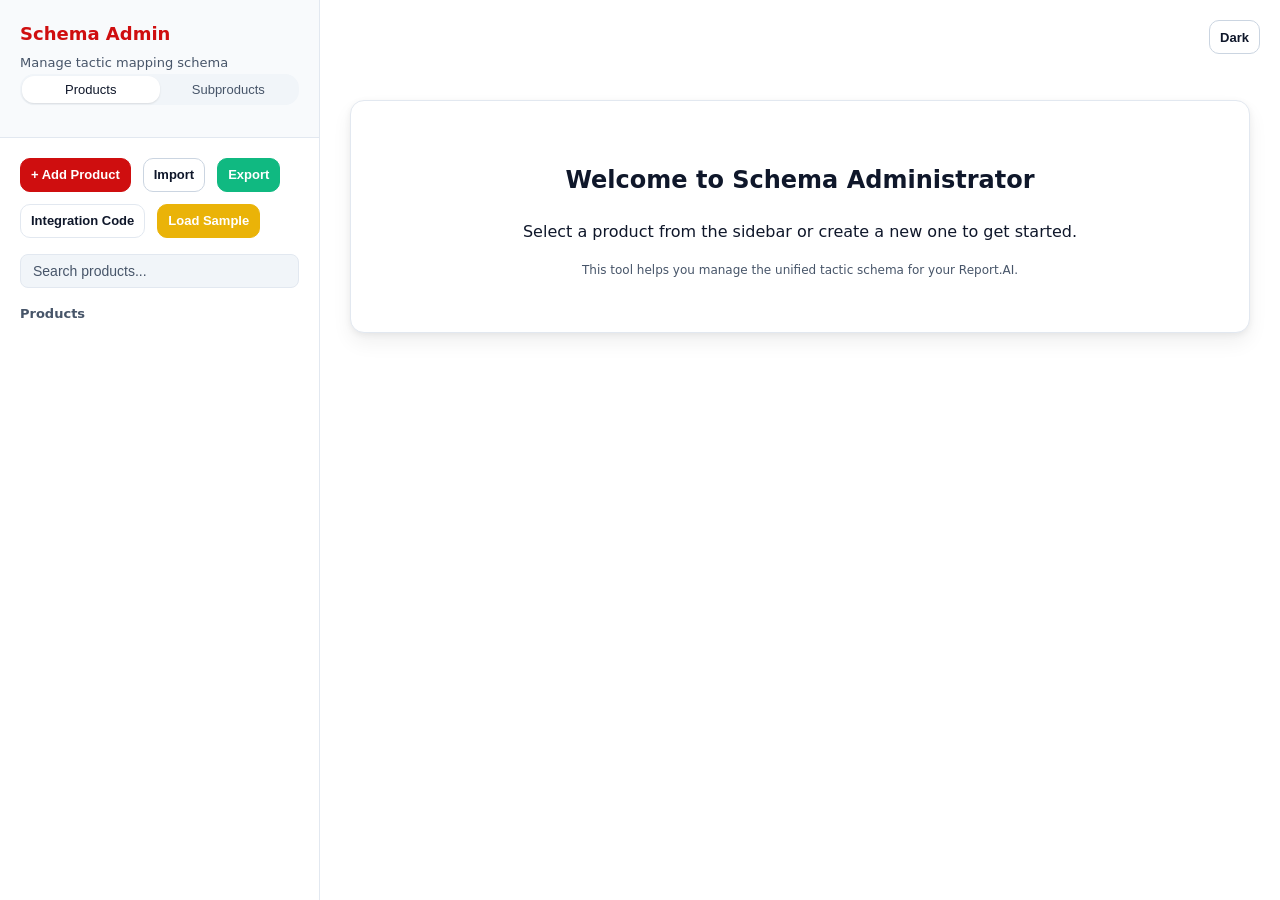
<file: context/schema-admin/index.html>
<!DOCTYPE html>
<html lang="en" data-theme="light">
<head>
  <meta charset="utf-8" />
  <meta name="viewport" content="width=device-width, initial-scale=1" />
  <title>Tactic Schema Administrator</title>
  <style>
    /* Import design system from main app */
    :root {
      --bg: 255 255 255;
      --fg: 15 23 42;
      --muted-fg: 71 85 105;
      --border: 226 232 240;
      --header: 248 250 252;
      --card: 255 255 255;
      --card-foreground: 15 23 42;
      --input: 241 245 249;
      --ring: 203 213 225;
      --primary: 207 14 15;
      --primary-foreground: 255 255 255;
      --accent: 248 250 252;
      --accent-foreground: 15 23 42;
      --destructive: 239 68 68;
      --success: 16 185 129;
      --warning: 234 179 8;
      --info: 59 130 246;
      --radius: 14px;
      --shadow: 0 10px 20px rgba(2, 6, 23, .06), 0 2px 6px rgba(2, 6, 23, .06);
    }
    [data-theme="dark"]{
      --bg: 2 6 23;
      --fg: 241 245 249;
      --muted-fg: 148 163 184;
      --border: 30 41 59;
      --header: 15 23 42;
      --card: 3 7 18;
      --card-foreground: 241 245 249;
      --input: 15 23 42;
      --ring: 51 65 85;
      --primary: 207 14 15;
      --primary-foreground: 255 255 255;
      --accent: 10 15 28;
      --accent-foreground: 226 232 240;
      --destructive: 248 113 113;
      --success: 52 211 153;
      --warning: 234 179 8;
      --info: 59 130 246;
      --shadow: 0 14px 28px rgba(0,0,0,.45), 0 10px 10px rgba(0,0,0,.35);
    }
    
    /* Base styles */
    *{box-sizing:border-box}
    html{scroll-behavior:smooth}
    html,body{height:100%}
    body{
      margin:0;
      font-family: ui-sans-serif, system-ui, -apple-system, "Segoe UI", Roboto, Inter, "Helvetica Neue", Arial, sans-serif;
      color: rgb(var(--fg));
      background: rgb(var(--bg));
      line-height: 1.6;
    }
    
    /* Layout */
    .admin-container {
      display: flex;
      height: 100vh;
      overflow: hidden;
    }
    
    .sidebar {
      width: 320px;
      min-width: 320px;
      background: rgb(var(--card));
      border-right: 1px solid rgb(var(--border));
      display: flex;
      flex-direction: column;
    }
    
    .sidebar-header {
      padding: 20px;
      border-bottom: 1px solid rgb(var(--border));
      background: rgb(var(--header));
    }

    .sidebar-tabs {
      display: flex;
      margin-bottom: 12px;
      background: rgb(var(--input));
      border-radius: var(--radius);
      padding: 2px;
    }

    .sidebar-tab {
      flex: 1;
      padding: 6px 12px;
      border: none;
      background: transparent;
      border-radius: calc(var(--radius) - 2px);
      font-size: 13px;
      font-weight: 500;
      cursor: pointer;
      transition: all 0.2s;
      color: rgb(var(--muted-fg));
    }

    .sidebar-tab.active {
      background: rgb(var(--card));
      color: rgb(var(--fg));
      box-shadow: 0 1px 2px rgba(0,0,0,0.1);
    }
    
    .sidebar-title {
      font-size: 18px;
      font-weight: 800;
      color: rgb(var(--primary));
      margin: 0 0 4px 0;
    }
    
    .sidebar-subtitle {
      font-size: 13px;
      color: rgb(var(--muted-fg));
      margin: 0;
    }
    
    .sidebar-content {
      flex: 1;
      overflow-y: auto;
      padding: 20px;
    }
    
    .main-content {
      flex: 1;
      overflow-y: auto;
      padding: 30px;
      background: rgb(var(--bg));
    }
    
    /* Fix for welcome screen overlap */
    #welcomeScreen {
      padding-top: 70px;
    }
    
    /* Components from main app */
    .btn{
      appearance:none;
      border:1px solid rgb(var(--border));
      border-radius: 12px;
      height:40px;
      padding:0 14px;
      font-weight:700;
      background: rgb(var(--card));
      cursor:pointer;
      transition: all .18s ease;
      color: rgb(var(--fg));
      display: inline-flex;
      align-items: center;
      justify-content: center;
      text-decoration: none;
    }
    .btn:hover{transform: translateY(-1px);box-shadow: 0 8px 18px rgba(2,6,23,.08)}
    .btn:active{transform: translateY(0)}
    .btn-primary{
      background: rgb(var(--primary));
      color: rgb(var(--primary-foreground));
      border-color: rgb(var(--primary));
    }
    .btn-success{
      background: rgb(var(--success));
      color: white;
      border-color: rgb(var(--success));
    }
    .btn-warning{
      background: rgb(var(--warning));
      color: white;
      border-color: rgb(var(--warning));
    }
    .btn-small{height:34px;padding:0 10px;border-radius:10px;font-weight:600;font-size:13px}
    .btn-outline{background:transparent;border-color: rgb(var(--ring))}
    
    .card{
      background: rgb(var(--card));
      color: rgb(var(--card-foreground));
      border:1px solid rgb(var(--border));
      border-radius: var(--radius);
      box-shadow: var(--shadow);
      overflow:hidden;
      margin-bottom: 20px;
    }
    .card-header{
      background: rgb(var(--header));
      border-bottom:1px solid rgb(var(--border));
      padding:16px 18px;
    }
    .card-title{font-weight:800;color: rgb(var(--primary));margin:0}
    .card-sub{color:rgb(var(--muted-fg));font-size:13px;margin-top:4px}
    .card-body{padding:18px}
    
    .input, .select, .textarea{
      width:100%;border:1px solid rgb(var(--border));
      border-radius:12px;background: rgb(var(--input));
      padding:10px 12px;color: rgb(var(--fg));
      outline:none; transition: border-color .15s, box-shadow .15s;
      font-family:inherit;
    }
    .input:focus, .select:focus, .textarea:focus{
      border-color: rgb(var(--ring));
      box-shadow: 0 0 0 6px color-mix(in oklab, rgb(var(--ring)) 20%, transparent);
    }
    .textarea{min-height:120px;resize:vertical}
    .label{font-size:13px;color:rgb(var(--muted-fg));margin-bottom:6px;font-weight:600;display:block}
    .helper{font-size:12px;color:rgb(var(--muted-fg));margin-top:6px}
    
    .grid{display:grid;gap:16px}
    .grid.cols-2{grid-template-columns: repeat(2, minmax(0,1fr))}
    .grid.cols-3{grid-template-columns: repeat(3, minmax(0,1fr))}
    
    .stack{display:flex;flex-direction:column;gap:16px}
    .row{display:flex;gap:12px;align-items:center;flex-wrap:wrap}
    
    /* Search bar */
    .search-container {
      margin-bottom: 16px;
    }
    
    .search-input {
      width: 100%;
      padding: 8px 12px;
      border: 1px solid rgb(var(--border));
      border-radius: 8px;
      background: rgb(var(--input));
      color: rgb(var(--fg));
      font-size: 14px;
      outline: none;
      transition: border-color .15s, box-shadow .15s;
    }
    
    .search-input:focus {
      border-color: rgb(var(--ring));
      box-shadow: 0 0 0 4px color-mix(in oklab, rgb(var(--ring)) 15%, transparent);
    }
    
    .search-input::placeholder {
      color: rgb(var(--muted-fg));
    }
    
    /* Product list */
    .product-list {
      list-style: none;
      padding: 0;
      margin: 0;
    }
    
    .product-item {
      display: flex;
      align-items: center;
      justify-content: space-between;
      padding: 12px;
      border: 1px solid rgb(var(--border));
      border-radius: 8px;
      margin-bottom: 8px;
      cursor: pointer;
      transition: all 0.2s ease;
    }
    
    .product-item:hover {
      background: rgb(var(--accent));
    }
    
    .product-item.active {
      background: rgb(var(--primary));
      color: rgb(var(--primary-foreground));
      border-color: rgb(var(--primary));
    }
    
    .product-item.hidden {
      display: none;
    }
    
    .product-name {
      font-weight: 600;
      margin: 0;
    }
    
    .product-meta {
      font-size: 11px;
      opacity: 0.8;
      margin-top: 2px;
    }
    
    /* Tables */
    .table-list {
      max-height: 300px;
      overflow-y: auto;
      border: 1px solid rgb(var(--border));
      border-radius: 8px;
    }
    
    .table-item {
      display: flex;
      align-items: center;
      justify-content: space-between;
      padding: 10px 12px;
      border-bottom: 1px solid rgb(var(--border));
    }
    
    .table-item:last-child {
      border-bottom: none;
    }
    
    .table-item.active {
      background: color-mix(in oklab, rgb(var(--primary)) 10%, rgb(var(--card)));
    }
    
    /* Tabs */
    .tab-nav {
      display: flex;
      border-bottom: 1px solid rgb(var(--border));
      margin-bottom: 20px;
    }
    
    .tab-button {
      padding: 12px 20px;
      border: none;
      background: transparent;
      cursor: pointer;
      font-weight: 600;
      color: rgb(var(--muted-fg));
      border-bottom: 3px solid transparent;
      transition: all 0.2s ease;
    }
    
    .tab-button.active {
      color: rgb(var(--primary));
      border-bottom-color: rgb(var(--primary));
    }
    
    /* File upload */
    .file-upload {
      border: 2px dashed rgb(var(--border));
      border-radius: 12px;
      padding: 20px;
      text-align: center;
      cursor: pointer;
      transition: all 0.2s ease;
    }
    
    .file-upload:hover {
      border-color: rgb(var(--primary));
      background: color-mix(in oklab, rgb(var(--primary)) 5%, rgb(var(--card)));
    }
    
    .file-upload.dragover {
      border-color: rgb(var(--primary));
      background: color-mix(in oklab, rgb(var(--primary)) 10%, rgb(var(--card)));
    }
    
    /* Result display */
    .result-box {
      background: rgb(var(--accent));
      border: 1px solid rgb(var(--border));
      border-radius: 12px;
      padding: 16px;
      margin-top: 12px;
      font-family: monospace;
      font-size: 13px;
      max-height: 300px;
      overflow-y: auto;
    }
    
    /* Toast notification */
    .toast {
      position: fixed;
      top: 20px;
      right: 20px;
      z-index: 1000;
      padding: 12px 20px;
      border-radius: 8px;
      font-weight: 600;
      color: white;
      transform: translateX(100%);
      transition: transform 0.3s ease;
    }
    
    .toast.show {
      transform: translateX(0);
    }
    
    .toast.success { background: rgb(var(--success)); }
    .toast.error { background: rgb(var(--destructive)); }
    .toast.warning { background: rgb(var(--warning)); }
    
    /* Theme toggle */
    .theme-toggle {
      position: absolute;
      top: 20px;
      right: 20px;
    }
    
    /* Hide content initially */
    .tab-content {
      display: none;
    }
    
    .tab-content.active {
      display: block;
    }
    
    /* Benchmark table */
    .benchmark-table {
      width: 100%;
      border-collapse: collapse;
      margin-top: 10px;
    }
    
    .benchmark-table th,
    .benchmark-table td {
      padding: 8px 12px;
      text-align: left;
      border-bottom: 1px solid rgb(var(--border));
    }
    
    .benchmark-table th {
      background: rgb(var(--accent));
      font-weight: 600;
      font-size: 13px;
    }
    
    .benchmark-table td {
      font-size: 13px;
    }
    
    /* Responsive */
    @media (max-width: 768px) {
      .admin-container {
        flex-direction: column;
        height: auto;
      }
      
      .sidebar {
        width: 100%;
        min-height: auto;
      }
      
      .main-content {
        padding: 20px;
      }
    }
  </style>
</head>
<body>
  <!-- Theme toggle -->
  <button class="btn btn-outline btn-small theme-toggle" id="themeToggle">Dark</button>

  <div class="admin-container">
    <!-- Sidebar -->
    <div class="sidebar">
      <div class="sidebar-header">
        <h1 class="sidebar-title">Schema Admin</h1>
        <p class="sidebar-subtitle">Manage tactic mapping schema</p>
        
        <div class="sidebar-tabs">
          <button class="sidebar-tab active" data-tab="products">Products</button>
          <button class="sidebar-tab" data-tab="subproducts">Subproducts</button>
        </div>
      </div>
      
      <div class="sidebar-content">
        <div class="row" style="margin-bottom: 16px;">
          <button class="btn btn-primary btn-small" id="addProductBtn">+ Add Product</button>
          <button class="btn btn-outline btn-small" id="importBtn">Import</button>
          <button class="btn btn-success btn-small" id="exportBtn">Export</button>
          <button class="btn btn-info btn-small" id="generateCodeBtn">Integration Code</button>
          <button class="btn btn-warning btn-small" id="loadSampleBtn">Load Sample</button>
        </div>
        
        <div class="search-container">
          <input type="text" class="search-input" id="productSearch" placeholder="Search products...">
        </div>
        
        <div>
          <label class="label">Products</label>
          <ul class="product-list" id="productList">
            <!-- Products will be rendered here -->
          </ul>
        </div>
      </div>
    </div>

    <!-- Main Content -->
    <div class="main-content">
      <div id="welcomeScreen">
        <div class="card">
          <div class="card-body" style="text-align: center; padding: 40px;">
            <h2>Welcome to Schema Administrator</h2>
            <p>Select a product from the sidebar or create a new one to get started.</p>
            <p class="helper">This tool helps you manage the unified tactic schema for your Report.AI.</p>
          </div>
        </div>
      </div>

      <div id="productEditor" style="display: none;">
        <!-- Tab Navigation -->
        <div class="tab-nav">
          <button class="tab-button active" data-tab="basic">Basic Info</button>
          <button class="tab-button" data-tab="tables">Tables</button>
          <button class="tab-button" data-tab="lumina">Lumina Extractors</button>
          <button class="tab-button" data-tab="ai">AI Config</button>
          <button class="tab-button" data-tab="testing">Testing</button>
        </div>

        <!-- Basic Info Tab -->
        <div class="tab-content active" id="basicTab">
          <div class="card">
            <div class="card-header">
              <div class="card-title">Product Information</div>
            </div>
            <div class="card-body">
              <div class="grid cols-2">
                <div>
                  <label class="label">Product Name</label>
                  <input type="text" class="input" id="productName" placeholder="YouTube, Meta, SEM...">
                </div>
                <div>
                  <label class="label">Product Slug</label>
                  <input type="text" class="input" id="productSlug" placeholder="youtube" readonly>
                  <div class="helper">Auto-generated from product name</div>
                </div>
              </div>
              
              <div>
                <label class="label">Platforms</label>
                <input type="text" class="input" id="platforms" placeholder="YouTube, Google Ads (comma separated)">
              </div>
              
              <div class="grid cols-2">
                <div>
                  <label class="label">Mediums</label>
                  <input type="text" class="input" id="mediums" placeholder="Video, Display, Audio (comma separated)">
                </div>
                <div>
                  <label class="label">KPIs</label>
                  <input type="text" class="input" id="kpis" placeholder="CPM, CTR, Conversions (comma separated)">
                </div>
              </div>
              
              <div>
                <label class="label">Tactic Alias Glossary</label>
                <textarea class="textarea" id="tacticAliases" placeholder="RON=Run of Network&#10;AAT=Advanced Audience Targeting&#10;GEO=Geo Fencing,HLM" rows="4"></textarea>
                <div class="helper">Format: CODE=Description or CODE=Alias1,Alias2</div>
              </div>
              
              <div>
                <label class="label">Notes</label>
                <textarea class="textarea" id="productNotes" placeholder="General notes about this product..."></textarea>
              </div>
              
              <div class="row">
                <button class="btn btn-primary" id="saveProduct">Save Product</button>
                <button class="btn btn-outline" id="deleteProduct">Delete Product</button>
              </div>
            </div>
          </div>
        </div>

        <!-- Tables Tab -->
        <div class="tab-content" id="tablesTab">
          <div class="grid cols-2">
            <div class="card">
              <div class="card-header">
                <div class="card-title">Tables</div>
                <button class="btn btn-primary btn-small" id="addTableBtn">+ Add Table</button>
              </div>
              <div class="card-body">
                <div class="table-list" id="tableList">
                  <!-- Tables will be rendered here -->
                </div>
              </div>
            </div>
            
            <div class="card" id="tableEditor" style="display: none;">
              <div class="card-header">
                <div class="card-title">Edit Table</div>
              </div>
              <div class="card-body stack">
                <div>
                  <label class="label">Table Title</label>
                  <input type="text" class="input" id="tableTitle" placeholder="Monthly Performance">
                </div>
                
                <div>
                  <label class="label">Table Slug</label>
                  <input type="text" class="input" id="tableSlug" placeholder="monthly-performance" readonly>
                </div>
                
                <div>
                  <label class="label">Expected Filenames</label>
                  <textarea class="textarea" id="tableFilenames" placeholder="report-youtube-monthly-performance.csv&#10;youtube-monthly.csv" style="min-height:80px"></textarea>
                  <div class="helper">One per line</div>
                </div>
                
                <div>
                  <label class="label">Aliases</label>
                  <textarea class="textarea" id="tableAliases" placeholder="monthly&#10;performance" style="min-height:60px"></textarea>
                  <div class="helper">Alternative names for matching</div>
                </div>
                
                <div>
                  <label class="label">Required Headers</label>
                  <textarea class="textarea" id="tableHeaders" placeholder="Date&#10;Impressions&#10;Clicks&#10;CTR"></textarea>
                  <div class="helper">One per line</div>
                </div>
                
                <div>
                  <label class="label">Validator JSON (optional)</label>
                  <textarea class="textarea" id="tableValidator" placeholder='{"required": ["Impressions", "Clicks"], "minColumns": 5}' style="min-height:80px"></textarea>
                </div>
                
                <div class="row">
                  <button class="btn btn-primary" id="saveTable">Save Table</button>
                  <button class="btn btn-outline" id="deleteTable">Delete</button>
                  <button class="btn btn-outline" id="inferHeaders">Infer from CSV</button>
                </div>
              </div>
            </div>
          </div>
        </div>

        <!-- Lumina Extractors Tab -->
        <div class="tab-content" id="luminaTab">
          <div class="card">
            <div class="card-header">
              <div class="card-title">Lumina Data Extractors</div>
              <button class="btn btn-primary btn-small" id="addExtractorBtn">+ Add Extractor</button>
            </div>
            <div class="card-body">
              <div id="extractorList">
                <!-- Extractors will be rendered here -->
              </div>
              
              <div class="card" style="margin-top: 20px;">
                <div class="card-header">
                  <div class="card-title">Test Extractors</div>
                </div>
                <div class="card-body">
                  <label class="label">Paste Lumina JSON Payload</label>
                  <textarea class="textarea" id="testPayload" placeholder='{"lineItems": [...], "order": {...}}' style="min-height:120px"></textarea>
                  <button class="btn btn-primary" id="testExtractors" style="margin-top: 12px;">Run Extractors</button>
                  <div id="extractorResults" class="result-box" style="display: none;"></div>
                </div>
              </div>
            </div>
          </div>
        </div>

        <!-- AI Config Tab -->
        <div class="tab-content" id="aiTab">
          <div class="stack">
            <div class="card">
              <div class="card-header">
                <div class="card-title">AI Guidelines</div>
              </div>
              <div class="card-body">
                <label class="label">Analysis Guidelines</label>
                <textarea class="textarea" id="aiGuidelines" placeholder="How should AI analyze this product? Key metrics, common issues, best practices..." style="min-height:120px"></textarea>
                
                <label class="label">Analysis Prompt Override (optional)</label>
                <textarea class="textarea" id="aiPrompt" placeholder="Specific prompt instructions for this product..." style="min-height:100px"></textarea>
              </div>
            </div>
            
            <div class="card">
              <div class="card-header">
                <div class="card-title">Platform Configuration</div>
              </div>
              <div class="card-body">
                <label class="label">Platform Notes & Constraints (JSON)</label>
                <textarea class="textarea" id="platformConfig" placeholder='{"YouTube": {"notes": "Focus on view rates", "constraints": ["Must have video completion data"]}}' style="min-height:100px"></textarea>
              </div>
            </div>
            
            <div class="card">
              <div class="card-header">
                <div class="card-title">Benchmarks</div>
                <button class="btn btn-primary btn-small" id="addBenchmarkBtn">+ Add Benchmark</button>
              </div>
              <div class="card-body">
                <table class="benchmark-table" id="benchmarkTable">
                  <thead>
                    <tr>
                      <th>Metric</th>
                      <th>Goal</th>
                      <th>Warn Below</th>
                      <th>Unit</th>
                      <th>Direction</th>
                      <th>Actions</th>
                    </tr>
                  </thead>
                  <tbody>
                    <!-- Benchmarks will be rendered here -->
                  </tbody>
                </table>
              </div>
            </div>
          </div>
        </div>

        <!-- Testing Tab -->
        <div class="tab-content" id="testingTab">
          <div class="grid cols-2">
            <div class="card">
              <div class="card-header">
                <div class="card-title">Filename Mapping Test</div>
              </div>
              <div class="card-body">
                <label class="label">Test Filename</label>
                <input type="text" class="input" id="testFilename" placeholder="report-youtube-monthly-performance.csv">
                <button class="btn btn-primary" id="testFilenameBtn" style="margin-top: 12px;">Test Mapping</button>
                <div id="filenameResults" class="result-box" style="display: none;"></div>
              </div>
            </div>
            
            <div class="card">
              <div class="card-header">
                <div class="card-title">CSV Header Test</div>
              </div>
              <div class="card-body">
                <label class="label">Upload CSV File</label>
                <div class="file-upload" id="csvUpload">
                  <p>Drop CSV file here or click to browse</p>
                  <input type="file" accept=".csv" id="csvFileInput" style="display: none;">
                </div>
                <div id="csvResults" class="result-box" style="display: none;"></div>
              </div>
            </div>
          </div>
        </div>
      </div>
      
      <!-- Subproduct Editor -->
      <div id="subproductEditor" style="display: none;">
        <div class="card">
          <div class="card-header">
            <div class="card-title">Subproduct Editor</div>
            <div class="card-subtitle">Configure subproduct details and tactic types</div>
          </div>
          <div class="card-body">
            <div class="grid cols-2">
              <div>
                <label class="label">Subproduct Name</label>
                <input type="text" class="input" id="subproductName" placeholder="Targeted Display">
              </div>
              <div>
                <label class="label">Parent Product</label>
                <input type="text" class="input" id="parentProduct" readonly>
              </div>
            </div>
            
            <div class="grid cols-2">
              <div>
                <label class="label">Data Value</label>
                <input type="text" class="input" id="dataValue" placeholder="targetedDisplay">
                <div class="helper">Used in report links</div>
              </div>
              <div>
                <label class="label">Filename Stem</label>
                <input type="text" class="input" id="filenameStem" placeholder="targeted-display">
                <div class="helper">Used for CSV filename patterns</div>
              </div>
            </div>
            
            <div>
              <label class="label">Platforms</label>
              <input type="text" class="input" id="subproductPlatforms" placeholder="Select from parent product platforms">
              <div class="helper">Comma-separated subset of parent product platforms</div>
            </div>
            
            <div>
              <label class="label">Tactic Types</label>
              <textarea class="textarea" id="tacticTypes" placeholder="RON,Run of Network,RON 30s&#10;AAT,Advanced Audience Targeting" rows="4"></textarea>
              <div class="helper">Format: CODE,Name,Alias1,Alias2</div>
            </div>
            
            <div class="row">
              <button class="btn btn-primary" id="saveSubproduct">Save Subproduct</button>
              <button class="btn btn-outline" id="deleteSubproduct">Delete Subproduct</button>
            </div>
          </div>
        </div>
      </div>
    </div>
  </div>

  <!-- Hidden file inputs -->
  <input type="file" accept=".json" id="importFileInput" style="display: none;">
  <input type="file" accept=".csv" id="inferCsvInput" style="display: none;">

  <script>
    // Schema data structure
    let schema = {
      version: 2,
      products: {}
    };
    
    let currentProduct = null;
    let currentSubproduct = null;
    let currentTable = null;
    let currentTab = 'products'; // 'products' or 'subproducts'
    
    // Utility functions
    function slug(str) {
      return (str || '').toLowerCase()
        .replace(/[^a-z0-9]+/g, '-')
        .replace(/(^-|-$)/g, '');
    }

    // Link generation helpers
    function generateReportLink(dataValue, orderId, timePeriod = 'last30Days', format = 'web') {
      return `https://townsquarelumina.com/lumina/view/reports/max?reportType=${encodeURIComponent(dataValue)}&timePeriod=${encodeURIComponent(timePeriod)}&woOrderNumber=${encodeURIComponent(orderId)}&reportFormat=${encodeURIComponent(format)}`;
    }

    function generateLineItemLink(productSlug, lineItemId) {
      return `https://townsquarelumina.com/lumina/view/lineitem/${productSlug}/${lineItemId}`;
    }

    // Tactic alias management
    function addTacticAlias(productName, aliasCode, aliasNames) {
      if (!schema.products[productName]) return;
      
      if (!schema.products[productName].tactic_alias_glossary) {
        schema.products[productName].tactic_alias_glossary = {};
      }
      
      schema.products[productName].tactic_alias_glossary[aliasCode] = Array.isArray(aliasNames) ? aliasNames : [aliasNames];
    }

    function addTacticType(productName, subproductName, code, name, aliases = []) {
      const subproduct = schema.products[productName]?.subproducts[subproductName];
      if (!subproduct) return;
      
      if (!subproduct.tactic_types) {
        subproduct.tactic_types = [];
      }
      
      subproduct.tactic_types.push({
        code: code,
        name: name,
        aliases: Array.isArray(aliases) ? aliases : [aliases]
      });
    }

    // Alias normalization
    function normalizeTacticAlias(tacticLabel, productName, subproductName = null) {
      const product = schema.products[productName];
      if (!product) return null;

      // First check product-level glossary
      for (const [code, aliases] of Object.entries(product.tactic_alias_glossary || {})) {
        if (aliases.includes(tacticLabel) || code === tacticLabel) {
          return { code, name: aliases[0] || code };
        }
      }

      // Then check subproduct tactic types if specified
      if (subproductName && product.subproducts[subproductName]) {
        const tacticTypes = product.subproducts[subproductName].tactic_types || [];
        for (const tacticType of tacticTypes) {
          if (tacticType.code === tacticLabel || 
              tacticType.name === tacticLabel || 
              tacticType.aliases.includes(tacticLabel)) {
            return { code: tacticType.code, name: tacticType.name };
          }
        }
      }

      return null; // No match found
    }

    // Platform inheritance and effective context
    function getEffectiveContext(productName, subproductName = null) {
      const product = schema.products[productName];
      if (!product) return null;

      let context = {
        platforms: [...(product.platforms || [])],
        mediums: [...(product.mediums || [])],
        kpis: [...(product.kpis || [])],
        guidelines: product.ai?.guidelines || '',
        benchmarks: { ...(product.ai?.benchmarks || {}) },
        platformNotes: { ...(product.ai?.platforms || {}) }
      };

      // Merge subproduct overrides if specified
      if (subproductName && product.subproducts[subproductName]) {
        const subproduct = product.subproducts[subproductName];
        
        // Add subproduct platforms to the mix
        if (subproduct.platforms) {
          context.platforms = [...new Set([...context.platforms, ...subproduct.platforms])];
        }
        
        // Merge AI guidelines
        if (subproduct.ai?.guidelines) {
          context.guidelines = [context.guidelines, subproduct.ai.guidelines].filter(Boolean).join('\n\n');
        }
        
        // Merge benchmarks (subproduct overrides product)
        if (subproduct.ai?.benchmarks) {
          context.benchmarks = { ...context.benchmarks, ...subproduct.ai.benchmarks };
        }
        
        // Merge platform notes
        if (subproduct.ai?.platforms) {
          context.platformNotes = { ...context.platformNotes, ...subproduct.ai.platforms };
        }
      }

      return context;
    }

    // Export functions
    function exportToCsvCrosswalk() {
      const rows = [];
      
      // CSV Headers
      rows.push([
        'Townsquare',
        'Platform',
        'Category', 
        'Product',
        'Sub Product',
        'Sub Product Alias Code',
        'Medium',
        'Rate',
        'KPI',
        'Data Value'
      ]);
      
      // Generate rows from schema
      Object.entries(schema.products).forEach(([productName, product]) => {
        Object.entries(product.subproducts || {}).forEach(([subproductName, subproduct]) => {
          const tacticTypes = subproduct.tactic_types || [];
          
          if (tacticTypes.length === 0) {
            // Single row for subproduct without tactic types
            rows.push([
              'Ignite', // Townsquare
              subproduct.platforms?.join(', ') || '', // Platform
              '', // Category (empty for now)
              productName, // Product
              subproductName, // Sub Product
              '', // Sub Product Alias Code
              product.mediums?.join(', ') || '', // Medium
              '', // Rate (empty)
              product.kpis?.join(', ') || '', // KPI
              subproduct.data_value || '' // Data Value
            ]);
          } else {
            // Multiple rows for each tactic type
            tacticTypes.forEach(tacticType => {
              rows.push([
                'Ignite', // Townsquare
                subproduct.platforms?.join(', ') || '', // Platform
                '', // Category
                productName, // Product
                subproductName, // Sub Product
                tacticType.code || '', // Sub Product Alias Code
                product.mediums?.join(', ') || '', // Medium
                '', // Rate
                product.kpis?.join(', ') || '', // KPI
                subproduct.data_value || '' // Data Value
              ]);
            });
          }
        });
      });
      
      // Convert to CSV
      const csvContent = rows.map(row => 
        row.map(field => `"${String(field).replace(/"/g, '""')}"`).join(',')
      ).join('\n');
      
      return csvContent;
    }

    function exportToXml() {
      let xml = '<?xml version="1.0" encoding="UTF-8"?>\n';
      xml += '<TacticSchema version="2">\n';
      
      Object.entries(schema.products).forEach(([productName, product]) => {
        xml += `  <Product name="${productName}" slug="${product.product_slug}">\n`;
        xml += `    <Platforms>${product.platforms?.join(',') || ''}</Platforms>\n`;
        xml += `    <Mediums>${product.mediums?.join(',') || ''}</Mediums>\n`;
        xml += `    <KPIs>${product.kpis?.join(',') || ''}</KPIs>\n`;
        xml += `    <Notes><![CDATA[${product.notes || ''}]]></Notes>\n`;
        
        if (product.tactic_alias_glossary) {
          xml += '    <TacticAliases>\n';
          Object.entries(product.tactic_alias_glossary).forEach(([code, aliases]) => {
            xml += `      <Alias code="${code}">${Array.isArray(aliases) ? aliases.join(',') : aliases}</Alias>\n`;
          });
          xml += '    </TacticAliases>\n';
        }
        
        xml += '    <Subproducts>\n';
        Object.entries(product.subproducts || {}).forEach(([subName, subproduct]) => {
          xml += `      <Subproduct name="${subName}" dataValue="${subproduct.data_value}" filenameStem="${subproduct.filename_stem}">\n`;
          xml += `        <Platforms>${subproduct.platforms?.join(',') || ''}</Platforms>\n`;
          xml += '        <TacticTypes>\n';
          (subproduct.tactic_types || []).forEach(tt => {
            xml += `          <TacticType code="${tt.code}" name="${tt.name}">${tt.aliases?.join(',') || ''}</TacticType>\n`;
          });
          xml += '        </TacticTypes>\n';
          xml += '      </Subproduct>\n';
        });
        xml += '    </Subproducts>\n';
        xml += '  </Product>\n';
      });
      
      xml += '</TacticSchema>';
      return xml;
    }

    // Main App Integration Helpers - Copy these functions to your main application
    function createMainAppHelpers() {
      return `
    // === REPORT.AI INTEGRATION HELPERS ===
    // Copy these functions to your main application's JavaScript
    
    // 1. CSV File Routing - Deterministic filename matching
    function matchCsvToTable(filename, csvHeaders) {
      const lowercaseFilename = filename.toLowerCase();
      
      for (const [productName, product] of Object.entries(window.tacticSchema.products)) {
        for (const [subproductName, subproduct] of Object.entries(product.subproducts || {})) {
          for (const table of subproduct.tables || []) {
            // Check exact filename match
            if (table.filenames?.some(f => f.toLowerCase() === lowercaseFilename)) {
              return { product: productName, subproduct: subproductName, table: table.title, score: 100 };
            }
            
            // Check alias match  
            if (table.aliases?.some(a => a.toLowerCase() === lowercaseFilename)) {
              return { product: productName, subproduct: subproductName, table: table.title, score: 90 };
            }
            
            // Check stem-based pattern: report-{filename_stem}-{table_slug}.csv
            const expectedPattern = \`report-\${subproduct.filename_stem}-\${slug(table.title)}.csv\`;
            if (lowercaseFilename === expectedPattern.toLowerCase()) {
              return { product: productName, subproduct: subproductName, table: table.title, score: 85 };
            }
          }
        }
      }
      
      // Fallback: Header similarity matching
      if (csvHeaders && csvHeaders.length > 0) {
        let bestMatch = null;
        let highestScore = 0;
        
        for (const [productName, product] of Object.entries(window.tacticSchema.products)) {
          for (const [subproductName, subproduct] of Object.entries(product.subproducts || {})) {
            for (const table of subproduct.tables || []) {
              if (table.headers && table.headers.length > 0) {
                const similarity = jaccardSimilarity(csvHeaders, table.headers);
                if (similarity >= 0.6 && similarity > highestScore) {
                  highestScore = similarity;
                  bestMatch = { 
                    product: productName, 
                    subproduct: subproductName, 
                    table: table.title, 
                    score: Math.round(similarity * 80) // Scale to 0-80 for header matches
                  };
                }
              }
            }
          }
        }
        return bestMatch;
      }
      
      return null;
    }
    
    // 2. Link Generation
    function generateReportLink(productName, subproductName, orderId, timePeriod = 'last30Days', format = 'web') {
      const subproduct = window.tacticSchema.products[productName]?.subproducts[subproductName];
      if (!subproduct?.data_value) return null;
      
      return \`https://townsquarelumina.com/lumina/view/reports/max?reportType=\${encodeURIComponent(subproduct.data_value)}&timePeriod=\${encodeURIComponent(timePeriod)}&woOrderNumber=\${encodeURIComponent(orderId)}&reportFormat=\${encodeURIComponent(format)}\`;
    }
    
    function generateLineItemLink(productName, lineItemId) {
      const product = window.tacticSchema.products[productName];
      if (!product?.product_slug) return null;
      
      return \`https://townsquarelumina.com/lumina/view/lineitem/\${product.product_slug}/\${lineItemId}\`;
    }
    
    // 3. AI Analysis Enhancement  
    function getEffectiveAnalysisContext(productName, subproductName = null) {
      const product = window.tacticSchema.products[productName];
      if (!product) return null;

      let context = {
        platforms: [...(product.platforms || [])],
        mediums: [...(product.mediums || [])],
        kpis: [...(product.kpis || [])],
        guidelines: product.ai?.guidelines || '',
        benchmarks: { ...(product.ai?.benchmarks || {}) },
        platformNotes: { ...(product.ai?.platforms || {}) }
      };

      if (subproductName && product.subproducts[subproductName]) {
        const subproduct = product.subproducts[subproductName];
        
        if (subproduct.platforms) {
          context.platforms = [...new Set([...context.platforms, ...subproduct.platforms])];
        }
        
        if (subproduct.ai?.guidelines) {
          context.guidelines = [context.guidelines, subproduct.ai.guidelines].filter(Boolean).join('\\n\\n');
        }
        
        if (subproduct.ai?.benchmarks) {
          context.benchmarks = { ...context.benchmarks, ...subproduct.ai.benchmarks };
        }
        
        if (subproduct.ai?.platforms) {
          context.platformNotes = { ...context.platformNotes, ...subproduct.ai.platforms };
        }
      }

      return context;
    }
    
    // 4. Tactic Normalization
    function normalizeTacticLabel(tacticLabel, productName, subproductName = null) {
      const product = window.tacticSchema.products[productName];
      if (!product) return null;

      // Check product-level glossary
      for (const [code, aliases] of Object.entries(product.tactic_alias_glossary || {})) {
        if (aliases.includes(tacticLabel) || code === tacticLabel) {
          return { code, name: aliases[0] || code };
        }
      }

      // Check subproduct tactic types
      if (subproductName && product.subproducts[subproductName]) {
        const tacticTypes = product.subproducts[subproductName].tactic_types || [];
        for (const tacticType of tacticTypes) {
          if (tacticType.code === tacticLabel || 
              tacticType.name === tacticLabel || 
              tacticType.aliases?.includes(tacticLabel)) {
            return { code: tacticType.code, name: tacticType.name };
          }
        }
      }

      return null;
    }
    
    // Helper: Jaccard similarity for header matching
    function jaccardSimilarity(set1, set2) {
      const s1 = new Set(set1.map(h => h.toLowerCase().trim()));
      const s2 = new Set(set2.map(h => h.toLowerCase().trim()));
      const intersection = new Set([...s1].filter(x => s2.has(x)));
      const union = new Set([...s1, ...s2]);
      return intersection.size / union.size;
    }
    
    // Helper: Slug generation
    function slug(str) {
      return (str || '').toLowerCase()
        .replace(/[^a-z0-9]+/g, '-')
        .replace(/(^-|-$)/g, '');
    }
    
    // === END INTEGRATION HELPERS ===
    `;
    }

    // Theme management
    const themeToggle = document.getElementById('themeToggle');
    themeToggle.addEventListener('click', () => {
      const html = document.documentElement;
      const currentTheme = html.getAttribute('data-theme');
      const newTheme = currentTheme === 'dark' ? 'light' : 'dark';
      html.setAttribute('data-theme', newTheme);
      themeToggle.textContent = newTheme === 'dark' ? 'Light' : 'Dark';
      localStorage.setItem('theme', newTheme);
    });
    
    // Load saved theme
    const savedTheme = localStorage.getItem('theme') || 'light';
    document.documentElement.setAttribute('data-theme', savedTheme);
    themeToggle.textContent = savedTheme === 'dark' ? 'Light' : 'Dark';
    
    // Utility functions
    function slug(text) {
      return (text || '').toLowerCase()
        .replace(/[^a-z0-9]+/g, '-')
        .replace(/(^-|-$)/g, '');
    }
    
    function showToast(message, type = 'success') {
      const toast = document.createElement('div');
      toast.className = `toast ${type}`;
      toast.textContent = message;
      document.body.appendChild(toast);
      
      setTimeout(() => toast.classList.add('show'), 100);
      setTimeout(() => {
        toast.classList.remove('show');
        setTimeout(() => document.body.removeChild(toast), 300);
      }, 3000);
    }
    
    function parseCSVLine(line) {
      const result = [];
      let current = '';
      let inQuotes = false;
      
      for (let i = 0; i < line.length; i++) {
        const char = line[i];
        if (char === '"') {
          inQuotes = !inQuotes;
        } else if (char === ',' && !inQuotes) {
          result.push(current.trim().replace(/^["']|["']$/g, ''));
          current = '';
        } else {
          current += char;
        }
      }
      result.push(current.trim().replace(/^["']|["']$/g, ''));
      return result;
    }
    
    // Tab management
    document.querySelectorAll('.tab-button').forEach(button => {
      button.addEventListener('click', () => {
        // Update active tab button
        document.querySelectorAll('.tab-button').forEach(b => b.classList.remove('active'));
        button.classList.add('active');
        
        // Show corresponding tab content
        document.querySelectorAll('.tab-content').forEach(content => content.classList.remove('active'));
        document.getElementById(button.dataset.tab + 'Tab').classList.add('active');
      });
    });
    
    // Tab management
    function switchTab(tabName) {
      currentTab = tabName;
      
      // Update tab buttons
      document.querySelectorAll('.sidebar-tab').forEach(tab => {
        tab.classList.toggle('active', tab.dataset.tab === tabName);
      });
      
      // Update sidebar content based on tab
      if (tabName === 'products') {
        renderProductList();
      } else if (tabName === 'subproducts') {
        renderSubproductList();
      }
    }

    // Subproduct management
    function renderSubproductList(searchTerm = '') {
      const productList = document.getElementById('productList');
      productList.innerHTML = '';
      
      const searchLower = searchTerm.toLowerCase();
      
      Object.entries(schema.products).forEach(([productName, product]) => {
        if (product.subproducts) {
          Object.entries(product.subproducts).forEach(([subproductName, subproduct]) => {
            // Filter based on search
            const nameMatches = subproductName.toLowerCase().includes(searchLower);
            const productMatches = productName.toLowerCase().includes(searchLower);
            const shouldShow = !searchTerm || nameMatches || productMatches;
            
            if (shouldShow) {
              const item = document.createElement('li');
              item.className = `product-item ${currentSubproduct === subproductName ? 'active' : ''}`;
              item.innerHTML = `
                <div>
                  <div class="product-name">${subproductName}</div>
                  <div class="product-meta">${productName} • ${subproduct.tactic_types?.length || 0} tactics</div>
                </div>
              `;
              item.addEventListener('click', () => selectSubproduct(productName, subproductName));
              productList.appendChild(item);
            }
          });
        }
      });
    }

    // Product management
    function renderProductList(searchTerm = '') {
      const productList = document.getElementById('productList');
      productList.innerHTML = '';
      
      const searchLower = searchTerm.toLowerCase();
      
      Object.entries(schema.products).forEach(([name, product]) => {
        // Filter products based on search term
        const nameMatches = name.toLowerCase().includes(searchLower);
        const platformsMatch = product.platforms?.some(p => p.toLowerCase().includes(searchLower));
        const notesMatch = product.notes?.toLowerCase().includes(searchLower);
        
        // Hide if no match and search term exists
        const shouldShow = !searchTerm || nameMatches || platformsMatch || notesMatch;
        
        const item = document.createElement('li');
        item.className = `product-item ${currentProduct === name ? 'active' : ''} ${!shouldShow ? 'hidden' : ''}`;
        item.innerHTML = `
          <div>
            <div class="product-name">${name}</div>
            <div class="product-meta">${product.tables?.length || 0} tables • ${product.platforms?.join(', ') || 'No platforms'}</div>
          </div>
        `;
        item.addEventListener('click', () => selectProduct(name));
        productList.appendChild(item);
      });
      
      // Show message if no results
      const visibleItems = productList.querySelectorAll('.product-item:not(.hidden)');
      if (visibleItems.length === 0 && searchTerm) {
        const noResults = document.createElement('li');
        noResults.style.padding = '12px';
        noResults.style.color = 'rgb(var(--muted-fg))';
        noResults.style.textAlign = 'center';
        noResults.textContent = 'No products found';
        productList.appendChild(noResults);
      }
    }
    
    // Product search functionality
    document.addEventListener('DOMContentLoaded', () => {
      // Tab switching
      document.querySelectorAll('.sidebar-tab').forEach(tab => {
        tab.addEventListener('click', () => {
          switchTab(tab.dataset.tab);
        });
      });
      
      const searchInput = document.getElementById('productSearch');
      if (searchInput) {
        searchInput.addEventListener('input', (e) => {
          if (currentTab === 'products') {
            renderProductList(e.target.value.trim());
          } else {
            renderSubproductList(e.target.value.trim());
          }
        });
        
        // Clear search on ESC key
        searchInput.addEventListener('keydown', (e) => {
          if (e.key === 'Escape') {
            searchInput.value = '';
            renderProductList();
          }
        });
      }
    });
    
    function selectProduct(productName) {
      currentProduct = productName;
      currentSubproduct = null; // Clear subproduct selection
      currentTable = null;
      
      renderProductList();
      showProductEditor();
      loadProductData();
      renderTableList();
    }

    function selectSubproduct(productName, subproductName) {
      currentProduct = productName;
      currentSubproduct = subproductName;
      renderSubproductList();
      showSubproductEditor();
    }
    
    function showProductEditor() {
      document.getElementById('welcomeScreen').style.display = 'none';
      document.getElementById('productEditor').style.display = 'block';
    }

    function showSubproductEditor() {
      document.getElementById('welcomeScreen').style.display = 'none';
      document.getElementById('productEditor').style.display = 'none';
      document.getElementById('subproductEditor').style.display = 'block';
      loadSubproductData();
    }

    function loadSubproductData() {
      if (!currentProduct || !currentSubproduct) return;
      
      const subproduct = schema.products[currentProduct]?.subproducts[currentSubproduct];
      if (!subproduct) return;
      
      document.getElementById('subproductName').value = currentSubproduct;
      document.getElementById('parentProduct').value = currentProduct;
      document.getElementById('dataValue').value = subproduct.data_value || '';
      document.getElementById('filenameStem').value = subproduct.filename_stem || '';
      document.getElementById('subproductPlatforms').value = subproduct.platforms?.join(', ') || '';
      
      // Load tactic types
      const tacticTypesText = (subproduct.tactic_types || [])
        .map(tt => `${tt.code},${tt.name}${tt.aliases?.length ? ',' + tt.aliases.join(',') : ''}`)
        .join('\n');
      document.getElementById('tacticTypes').value = tacticTypesText;
    }
    
    function loadProductData() {
      if (!currentProduct || !schema.products[currentProduct]) return;
      
      const product = schema.products[currentProduct];
      document.getElementById('productName').value = currentProduct;
      document.getElementById('productSlug').value = product.product_slug || slug(currentProduct);
      document.getElementById('platforms').value = product.platforms?.join(', ') || '';
      document.getElementById('mediums').value = product.mediums?.join(', ') || '';
      document.getElementById('kpis').value = product.kpis?.join(', ') || '';
      document.getElementById('productNotes').value = product.notes || '';
      
      // Load tactic alias glossary
      const glossary = product.tactic_alias_glossary || {};
      const glossaryText = Object.entries(glossary)
        .map(([code, aliases]) => `${code}=${Array.isArray(aliases) ? aliases.join(',') : aliases}`)
        .join('\n');
      document.getElementById('tacticAliases').value = glossaryText;
      
      // Load AI config
      const ai = product.ai || {};
      document.getElementById('aiGuidelines').value = ai.guidelines || '';
      document.getElementById('aiPrompt').value = ai.analysis_prompt || '';
      document.getElementById('platformConfig').value = JSON.stringify(ai.platforms || {}, null, 2);
      
      renderBenchmarks();
      renderExtractors();
    }
    
    // Auto-update slug when product name changes
    document.getElementById('productName').addEventListener('input', (e) => {
      document.getElementById('productSlug').value = slug(e.target.value);
    });
    
    // Add product
    document.getElementById('addProductBtn').addEventListener('click', () => {
      const name = prompt('Product name:');
      if (name && !schema.products[name]) {
        schema.products[name] = {
          product_slug: slug(name),
          platforms: [],
          mediums: [],
          kpis: [],
          notes: '',
          tactic_alias_glossary: {},
          subproducts: {},
          lumina: { extractors: [] },
          ai: { guidelines: '', platforms: {}, benchmarks: {} }
        };
        selectProduct(name);
        showToast(`Added product: ${name}`);
      }
    });

    // Add subproduct
    function addSubproduct(productName) {
      const name = prompt('Subproduct name:');
      if (name && schema.products[productName] && !schema.products[productName].subproducts[name]) {
        schema.products[productName].subproducts[name] = {
          data_value: name.toLowerCase().replace(/\s+/g, ''),
          filename_stem: slug(name),
          platforms: [],
          tactic_types: [],
          tables: [],
          lumina: { extractors: [] },
          ai: { guidelines: '', platforms: {}, benchmarks: {} }
        };
        showToast(`Added subproduct: ${name}`);
        renderProductList(); // Refresh the list
      }
    }
    
    // Save product
    document.getElementById('saveProduct').addEventListener('click', () => {
      if (!currentProduct) return;
      
      const newName = document.getElementById('productName').value.trim();
      const platforms = document.getElementById('platforms').value
        .split(',').map(p => p.trim()).filter(p => p);
      const mediums = document.getElementById('mediums').value
        .split(',').map(m => m.trim()).filter(m => m);
      const kpis = document.getElementById('kpis').value
        .split(',').map(k => k.trim()).filter(k => k);
      const notes = document.getElementById('productNotes').value.trim();
      
      // Parse tactic alias glossary
      const tacticAliasText = document.getElementById('tacticAliases').value.trim();
      const tacticAliasGlossary = {};
      if (tacticAliasText) {
        tacticAliasText.split('\n').forEach(line => {
          const [code, aliasesStr] = line.split('=').map(s => s.trim());
          if (code && aliasesStr) {
            tacticAliasGlossary[code] = aliasesStr.split(',').map(a => a.trim()).filter(a => a);
          }
        });
      }
      
      // Update or rename product
      if (newName !== currentProduct) {
        schema.products[newName] = schema.products[currentProduct];
        delete schema.products[currentProduct];
        currentProduct = newName;
      }
      
      const product = schema.products[currentProduct];
      product.product_slug = slug(newName);
      product.platforms = platforms;
      product.mediums = mediums;
      product.kpis = kpis;
      product.tactic_alias_glossary = tacticAliasGlossary;
      product.notes = notes;
      
      // Save AI config
      product.ai = product.ai || {};
      product.ai.guidelines = document.getElementById('aiGuidelines').value.trim();
      product.ai.analysis_prompt = document.getElementById('aiPrompt').value.trim();
      
      try {
        const platformConfig = document.getElementById('platformConfig').value.trim();
        product.ai.platforms = platformConfig ? JSON.parse(platformConfig) : {};
      } catch (e) {
        showToast('Invalid platform config JSON', 'error');
        return;
      }
      
      renderProductList();
      showToast('Product saved');
    });
    
    // Delete product
    document.getElementById('deleteProduct').addEventListener('click', () => {
      if (!currentProduct) return;
      
      if (confirm(`Delete product "${currentProduct}"? This cannot be undone.`)) {
        delete schema.products[currentProduct];
        currentProduct = null;
        currentTable = null;
        
        renderProductList();
        document.getElementById('welcomeScreen').style.display = 'block';
        document.getElementById('productEditor').style.display = 'none';
        
        showToast('Product deleted');
      }
    });
    
    // Table management
    function renderTableList() {
      if (!currentProduct) return;
      
      const tableList = document.getElementById('tableList');
      tableList.innerHTML = '';
      
      const product = schema.products[currentProduct];
      if (!product.tables) product.tables = [];
      
      product.tables.forEach((table, index) => {
        const item = document.createElement('div');
        item.className = `table-item ${currentTable === index ? 'active' : ''}`;
        item.innerHTML = `
          <div>
            <div style="font-weight: 600;">${table.title}</div>
            <div style="font-size: 11px; color: rgb(var(--muted-fg));">${table.filenames?.length || 0} filenames • ${table.headers?.length || 0} headers</div>
          </div>
        `;
        item.addEventListener('click', () => selectTable(index));
        tableList.appendChild(item);
      });
    }
    
    function selectTable(tableIndex) {
      currentTable = tableIndex;
      renderTableList();
      loadTableData();
      document.getElementById('tableEditor').style.display = 'block';
    }
    
    function loadTableData() {
      if (!currentProduct || currentTable === null) return;
      
      const table = schema.products[currentProduct].tables[currentTable];
      document.getElementById('tableTitle').value = table.title || '';
      document.getElementById('tableSlug').value = table.table_slug || '';
      document.getElementById('tableFilenames').value = (table.filenames || []).join('\n');
      document.getElementById('tableAliases').value = (table.aliases || []).join('\n');
      document.getElementById('tableHeaders').value = (table.headers || []).join('\n');
      document.getElementById('tableValidator').value = table.validator ? 
        JSON.stringify(table.validator, null, 2) : '';
    }
    
    // Auto-update table slug
    document.getElementById('tableTitle').addEventListener('input', (e) => {
      document.getElementById('tableSlug').value = slug(e.target.value);
    });
    
    // Add table
    document.getElementById('addTableBtn').addEventListener('click', () => {
      if (!currentProduct) return;
      
      const product = schema.products[currentProduct];
      const newTable = {
        title: 'New Table',
        table_slug: 'new-table',
        filenames: [],
        aliases: [],
        headers: [],
        validator: null
      };
      
      product.tables.push(newTable);
      selectTable(product.tables.length - 1);
      showToast('Added new table');
    });
    
    // Save table
    document.getElementById('saveTable').addEventListener('click', () => {
      if (!currentProduct || currentTable === null) return;
      
      const table = schema.products[currentProduct].tables[currentTable];
      table.title = document.getElementById('tableTitle').value.trim();
      table.table_slug = document.getElementById('tableSlug').value.trim();
      table.filenames = document.getElementById('tableFilenames').value
        .split('\n').map(f => f.trim()).filter(f => f);
      table.aliases = document.getElementById('tableAliases').value
        .split('\n').map(a => a.trim()).filter(a => a);
      table.headers = document.getElementById('tableHeaders').value
        .split('\n').map(h => h.trim()).filter(h => h);
      
      try {
        const validatorText = document.getElementById('tableValidator').value.trim();
        table.validator = validatorText ? JSON.parse(validatorText) : null;
      } catch (e) {
        showToast('Invalid validator JSON', 'error');
        return;
      }
      
      renderTableList();
      showToast('Table saved');
    });
    
    // Delete table
    document.getElementById('deleteTable').addEventListener('click', () => {
      if (!currentProduct || currentTable === null) return;
      
      if (confirm('Delete this table? This cannot be undone.')) {
        schema.products[currentProduct].tables.splice(currentTable, 1);
        currentTable = null;
        renderTableList();
        document.getElementById('tableEditor').style.display = 'none';
        showToast('Table deleted');
      }
    });
    
    // CSV header inference
    document.getElementById('inferHeaders').addEventListener('click', () => {
      document.getElementById('inferCsvInput').click();
    });
    
    document.getElementById('inferCsvInput').addEventListener('change', (e) => {
      const file = e.target.files[0];
      if (!file) return;
      
      const reader = new FileReader();
      reader.onload = (event) => {
        const text = event.target.result;
        const firstLine = text.split('\n')[0];
        if (firstLine) {
          const headers = parseCSVLine(firstLine);
          document.getElementById('tableHeaders').value = headers.join('\n');
          showToast(`Inferred ${headers.length} headers from CSV`);
        }
      };
      reader.readAsText(file);
    });
    
    // Extractor management
    function renderExtractors() {
      if (!currentProduct) return;
      
      const extractorList = document.getElementById('extractorList');
      const product = schema.products[currentProduct];
      const extractors = product.lumina?.extractors || [];
      
      extractorList.innerHTML = '';
      
      extractors.forEach((extractor, index) => {
        const card = document.createElement('div');
        card.className = 'card';
        card.innerHTML = `
          <div class="card-body">
            <div class="grid cols-2">
              <div>
                <label class="label">Name</label>
                <input type="text" class="input extractor-name" value="${extractor.name || ''}" data-index="${index}">
              </div>
              <div>
                <label class="label">Path</label>
                <input type="text" class="input extractor-path" value="${extractor.path || ''}" data-index="${index}" placeholder="lineItems[].product">
              </div>
            </div>
            <div class="grid cols-3">
              <div>
                <label class="label">When (JSON)</label>
                <input type="text" class="input extractor-when" value='${JSON.stringify(extractor.when || {})}' data-index="${index}" placeholder='{"product": "YouTube"}'>
              </div>
              <div>
                <label class="label">Aggregate</label>
                <select class="select extractor-aggregate" data-index="${index}">
                  <option value="">None</option>
                  <option value="first" ${extractor.aggregate === 'first' ? 'selected' : ''}>First</option>
                  <option value="unique" ${extractor.aggregate === 'unique' ? 'selected' : ''}>Unique</option>
                  <option value="sum" ${extractor.aggregate === 'sum' ? 'selected' : ''}>Sum</option>
                  <option value="join" ${extractor.aggregate === 'join' ? 'selected' : ''}>Join</option>
                </select>
              </div>
              <div style="display: flex; align-items: end;">
                <button class="btn btn-outline btn-small delete-extractor" data-index="${index}">Delete</button>
              </div>
            </div>
          </div>
        `;
        extractorList.appendChild(card);
      });
      
      // Bind events
      document.querySelectorAll('.extractor-name, .extractor-path, .extractor-when, .extractor-aggregate')
        .forEach(input => {
          input.addEventListener('change', saveExtractor);
        });
      
      document.querySelectorAll('.delete-extractor').forEach(btn => {
        btn.addEventListener('click', (e) => {
          const index = parseInt(e.target.dataset.index);
          extractors.splice(index, 1);
          renderExtractors();
        });
      });
    }
    
    function saveExtractor(e) {
      const index = parseInt(e.target.dataset.index);
      const product = schema.products[currentProduct];
      const extractor = product.lumina.extractors[index];
      
      if (e.target.classList.contains('extractor-name')) {
        extractor.name = e.target.value;
      } else if (e.target.classList.contains('extractor-path')) {
        extractor.path = e.target.value;
      } else if (e.target.classList.contains('extractor-when')) {
        try {
          extractor.when = JSON.parse(e.target.value);
        } catch (err) {
          showToast('Invalid JSON in when clause', 'error');
        }
      } else if (e.target.classList.contains('extractor-aggregate')) {
        extractor.aggregate = e.target.value || null;
      }
    }
    
    // Add extractor
    document.getElementById('addExtractorBtn').addEventListener('click', () => {
      if (!currentProduct) return;
      
      const product = schema.products[currentProduct];
      if (!product.lumina) product.lumina = { extractors: [] };
      
      product.lumina.extractors.push({
        name: 'New Extractor',
        path: '',
        when: {},
        aggregate: null
      });
      
      renderExtractors();
    });
    
    // Test extractors
    document.getElementById('testExtractors').addEventListener('click', () => {
      const payloadText = document.getElementById('testPayload').value.trim();
      if (!payloadText) return;
      
      try {
        const payload = JSON.parse(payloadText);
        const product = schema.products[currentProduct];
        const extractors = product.lumina?.extractors || [];
        const results = {};
        
        extractors.forEach(extractor => {
          const result = extractPath(payload, extractor.path, extractor.when, extractor.aggregate);
          results[extractor.name] = result;
        });
        
        const resultsEl = document.getElementById('extractorResults');
        resultsEl.style.display = 'block';
        resultsEl.innerHTML = JSON.stringify(results, null, 2);
        
      } catch (e) {
        showToast('Invalid JSON payload', 'error');
      }
    });
    
    // Path extraction utility
    function extractPath(obj, path, when = {}, aggregate = null) {
      try {
        // Simple path parser for dot notation with array support
        const parts = path.split('.');
        let current = obj;
        
        for (const part of parts) {
          if (part.includes('[]')) {
            const arrayPath = part.replace('[]', '');
            current = current[arrayPath];
            if (!Array.isArray(current)) return null;
            
            // Apply when filter if specified
            if (Object.keys(when).length > 0) {
              current = current.filter(item => {
                return Object.entries(when).every(([key, value]) => item[key] === value);
              });
            }
            
            // Continue with remaining path for each array item
            const remainingPath = parts.slice(parts.indexOf(part) + 1).join('.');
            if (remainingPath) {
              current = current.map(item => extractPath(item, remainingPath, {}, null));
            }
            
            // Apply aggregation
            if (aggregate) {
              switch (aggregate) {
                case 'first': return current[0] || null;
                case 'unique': return [...new Set(current.flat())];
                case 'sum': return current.reduce((a, b) => a + (parseFloat(b) || 0), 0);
                case 'join': return current.flat().join(', ');
                default: return current;
              }
            }
            
            return current;
          } else {
            current = current[part];
            if (current === undefined) return null;
          }
        }
        
        return current;
      } catch (e) {
        return null;
      }
    }
    
    // Benchmark management
    function renderBenchmarks() {
      if (!currentProduct) return;
      
      const tbody = document.querySelector('#benchmarkTable tbody');
      const product = schema.products[currentProduct];
      const benchmarks = product.ai?.benchmarks || {};
      
      tbody.innerHTML = '';
      
      Object.entries(benchmarks).forEach(([metric, config]) => {
        const row = document.createElement('tr');
        row.innerHTML = `
          <td><input type="text" class="input" style="font-size:13px;padding:4px 8px;height:auto;" value="${metric}" data-field="metric" data-original="${metric}"></td>
          <td><input type="number" class="input" style="font-size:13px;padding:4px 8px;height:auto;" value="${config.goal || ''}" data-field="goal" data-metric="${metric}" step="any"></td>
          <td><input type="number" class="input" style="font-size:13px;padding:4px 8px;height:auto;" value="${config.warn_below || ''}" data-field="warn_below" data-metric="${metric}" step="any"></td>
          <td><input type="text" class="input" style="font-size:13px;padding:4px 8px;height:auto;" value="${config.unit || ''}" data-field="unit" data-metric="${metric}"></td>
          <td>
            <select class="select" style="font-size:13px;padding:4px 8px;height:auto;" data-field="direction" data-metric="${metric}">
              <option value="higher_better" ${config.direction === 'higher_better' ? 'selected' : ''}>Higher Better</option>
              <option value="lower_better" ${config.direction === 'lower_better' ? 'selected' : ''}>Lower Better</option>
            </select>
          </td>
          <td><button class="btn btn-outline btn-small" onclick="deleteBenchmark('${metric}')">Delete</button></td>
        `;
        tbody.appendChild(row);
      });
      
      // Bind change events
      tbody.querySelectorAll('input, select').forEach(input => {
        input.addEventListener('change', saveBenchmark);
      });
    }
    
    function saveBenchmark(e) {
      const field = e.target.dataset.field;
      const metric = e.target.dataset.metric;
      const originalMetric = e.target.dataset.original;
      const product = schema.products[currentProduct];
      
      if (!product.ai) product.ai = {};
      if (!product.ai.benchmarks) product.ai.benchmarks = {};
      
      if (field === 'metric' && originalMetric !== e.target.value) {
        // Rename metric
        const oldConfig = product.ai.benchmarks[originalMetric];
        delete product.ai.benchmarks[originalMetric];
        product.ai.benchmarks[e.target.value] = oldConfig;
        renderBenchmarks();
      } else {
        // Update field
        if (!product.ai.benchmarks[metric]) {
          product.ai.benchmarks[metric] = {};
        }
        product.ai.benchmarks[metric][field] = e.target.value;
      }
    }
    
    window.deleteBenchmark = function(metric) {
      if (confirm(`Delete benchmark for "${metric}"?`)) {
        delete schema.products[currentProduct].ai.benchmarks[metric];
        renderBenchmarks();
      }
    };
    
    // Add benchmark
    document.getElementById('addBenchmarkBtn').addEventListener('click', () => {
      if (!currentProduct) return;
      
      const metric = prompt('Benchmark metric name:');
      if (metric) {
        const product = schema.products[currentProduct];
        if (!product.ai) product.ai = {};
        if (!product.ai.benchmarks) product.ai.benchmarks = {};
        
        product.ai.benchmarks[metric] = {
          goal: 0,
          warn_below: 0,
          unit: '',
          direction: 'higher_better'
        };
        
        renderBenchmarks();
      }
    });
    
    // Testing functionality
    document.getElementById('testFilenameBtn').addEventListener('click', () => {
      const filename = document.getElementById('testFilename').value.trim();
      if (!filename) return;
      
      const results = testFilenameMapping(filename);
      const resultsEl = document.getElementById('filenameResults');
      resultsEl.style.display = 'block';
      resultsEl.innerHTML = JSON.stringify(results, null, 2);
    });
    
    function testFilenameMapping(filename) {
      const results = [];
      
      Object.entries(schema.products).forEach(([productName, product]) => {
        product.tables?.forEach(table => {
          let score = 0;
          let matchType = 'none';
          
          // Test exact filename match
          if (table.filenames?.includes(filename)) {
            score = 100;
            matchType = 'exact_filename';
          }
          // Test alias match
          else if (table.aliases?.some(alias => filename.toLowerCase().includes(alias.toLowerCase()))) {
            score = 80;
            matchType = 'alias';
          }
          // Test pattern match
          else {
            const pattern = new RegExp(`^report-${slug(productName)}-${table.table_slug}.*\\.csv$`, 'i');
            if (pattern.test(filename)) {
              score = 90;
              matchType = 'pattern';
            }
          }
          
          if (score > 0) {
            results.push({
              product: productName,
              table: table.title,
              score,
              matchType
            });
          }
        });
      });
      
      return results.sort((a, b) => b.score - a.score);
    }
    
    // CSV testing
    document.getElementById('csvUpload').addEventListener('click', () => {
      document.getElementById('csvFileInput').click();
    });
    
    document.getElementById('csvFileInput').addEventListener('change', (e) => {
      const file = e.target.files[0];
      if (!file) return;
      
      const reader = new FileReader();
      reader.onload = (event) => {
        const text = event.target.result;
        const firstLine = text.split('\n')[0];
        if (firstLine) {
          const headers = parseCSVLine(firstLine);
          const matches = findBestHeaderMatch(headers);
          
          const resultsEl = document.getElementById('csvResults');
          resultsEl.style.display = 'block';
          resultsEl.innerHTML = JSON.stringify({
            detectedHeaders: headers,
            bestMatches: matches
          }, null, 2);
        }
      };
      reader.readAsText(file);
    });
    
    function findBestHeaderMatch(headers) {
      const results = [];
      
      Object.entries(schema.products).forEach(([productName, product]) => {
        product.tables?.forEach(table => {
          if (table.headers?.length > 0) {
            const similarity = jaccardSimilarity(headers, table.headers);
            if (similarity > 0.3) {
              results.push({
                product: productName,
                table: table.title,
                similarity: Math.round(similarity * 100) / 100,
                matchingHeaders: headers.filter(h => table.headers.includes(h)),
                missingHeaders: table.headers.filter(h => !headers.includes(h))
              });
            }
          }
        });
      });
      
      return results.sort((a, b) => b.similarity - a.similarity);
    }
    
    function jaccardSimilarity(set1, set2) {
      const s1 = new Set(set1.map(h => h.toLowerCase()));
      const s2 = new Set(set2.map(h => h.toLowerCase()));
      
      if (s1.size === 0 && s2.size === 0) return 1;
      if (s1.size === 0 || s2.size === 0) return 0;
      
      const intersection = new Set([...s1].filter(x => s2.has(x)));
      const union = new Set([...s1, ...s2]);
      
      return intersection.size / union.size;
    }
    
    // Import/Export functionality
    document.getElementById('importBtn').addEventListener('click', () => {
      document.getElementById('importFileInput').click();
    });
    
    document.getElementById('importFileInput').addEventListener('change', (e) => {
      const file = e.target.files[0];
      if (!file) return;
      
      const reader = new FileReader();
      reader.onload = (event) => {
        try {
          const data = JSON.parse(event.target.result);
          
          if (data.version === 1) {
            // Import unified schema
            schema = data;
          } else {
            // Import legacy csv-headers.json
            schema = convertLegacySchema(data);
          }
          
          currentProduct = null;
          currentTable = null;
          renderProductList();
          
          document.getElementById('welcomeScreen').style.display = 'block';
          document.getElementById('productEditor').style.display = 'none';
          
          showToast('Schema imported successfully');
        } catch (e) {
          showToast('Invalid JSON file', 'error');
        }
      };
      reader.readAsText(file);
    });
    
    function convertLegacySchema(legacyData) {
      const converted = {
        version: 1,
        products: {}
      };
      
      Object.entries(legacyData).forEach(([productName, productData]) => {
        if (productData.root) {
          converted.products[productName] = {
            product_slug: slug(productName),
            platforms: [productName],
            notes: '',
            tables: productData.root.map(table => ({
              title: table.title,
              table_slug: slug(table.title),
              filenames: table.filename ? [table.filename] : [],
              aliases: [],
              headers: table.headers || [],
              validator: null
            })),
            lumina: { extractors: [] },
            ai: { guidelines: '', platforms: {}, benchmarks: {} }
          };
        }
      });
      
      return converted;
    }
    
    document.getElementById('exportBtn').addEventListener('click', () => {
      const format = prompt('Export format:\n1. JSON (unified_tactic_schema.json)\n2. CSV Crosswalk (tactic_crosswalk.csv)\n3. XML (tactic_schema.xml)\n\nEnter 1, 2, or 3:', '1');
      
      let content, filename, mimeType;
      
      switch(format) {
        case '2':
          content = exportToCsvCrosswalk();
          filename = 'tactic_crosswalk.csv';
          mimeType = 'text/csv';
          break;
        case '3':
          content = exportToXml();
          filename = 'tactic_schema.xml';
          mimeType = 'application/xml';
          break;
        default:
          content = JSON.stringify(schema, null, 2);
          filename = 'unified_tactic_schema.json';
          mimeType = 'application/json';
      }
      
      const dataBlob = new Blob([content], { type: mimeType });
      const link = document.createElement('a');
      link.href = URL.createObjectURL(dataBlob);
      link.download = filename;
      link.click();
      
      showToast(`Schema exported as ${filename}`);
    });

    // Generate integration code
    document.getElementById('generateCodeBtn').addEventListener('click', () => {
      const helpers = createMainAppHelpers();
      const dataBlob = new Blob([helpers], { type: 'text/javascript' });
      const link = document.createElement('a');
      link.href = URL.createObjectURL(dataBlob);
      link.download = 'tactic_schema_helpers.js';
      link.click();
      
      showToast('Integration helpers exported as tactic_schema_helpers.js');
    });

    // Load sample data
    document.getElementById('loadSampleBtn').addEventListener('click', () => {
      if (confirm('This will replace your current schema with sample data. Continue?')) {
        loadSampleData();
      }
    });

    function loadSampleData() {
      // Sample data based on GPT Tactic Reference CSV
      schema = {
        "version": 2,
        "products": {
          "Blended Tactics": {
            "product_slug": "blended-tactics",
            "platforms": ["Xandr"],
            "mediums": ["Display", "Video"],
            "kpis": ["CPM", "CTR", "Conversions", "CPA"],
            "notes": "Multi-tactic programmatic campaigns",
            "tactic_alias_glossary": {
              "RON": ["Run of Network"],
              "AAT": ["Advanced Audience Targeting"],
              "WTG": ["Website Targeting"],
              "KWD": ["Keyword Targeting"],
              "GEO": ["Geo Fencing", "HLM"],
              "RTG": ["Retargeting"],
              "CRM": ["CRM Targeting"]
            },
            "subproducts": {
              "Targeted Display": {
                "data_value": "targetedDisplay",
                "filename_stem": "targeted-display",
                "platforms": ["Xandr"],
                "tactic_types": [
                  { "code": "RON", "name": "Run of Network", "aliases": [] },
                  { "code": "AAT", "name": "Advanced Audience Targeting", "aliases": [] },
                  { "code": "GEO", "name": "Geo Fencing", "aliases": ["HLM"] }
                ],
                "tables": [
                  {
                    "title": "Monthly Performance",
                    "table_slug": "monthly-performance",
                    "filenames": ["report-targeted-display-monthly.csv"],
                    "aliases": ["monthly", "monthly-report"],
                    "headers": ["Date", "Impressions", "Clicks", "CTR", "Spend", "Conversions"]
                  }
                ],
                "lumina": { "extractors": [] },
                "ai": { 
                  "guidelines": "Focus on tactic performance and audience targeting effectiveness",
                  "platforms": {}, 
                  "benchmarks": {
                    "CTR": { "goal": 0.08, "warn_below": 0.05, "unit": "percentage", "direction": "higher_better" }
                  }
                }
              }
            },
            "lumina": { "extractors": [] },
            "ai": { 
              "guidelines": "Analyze multi-tactic blended campaigns with focus on cross-tactic optimization",
              "platforms": {
                "Xandr": { "notes": "Programmatic platform with advanced targeting options" }
              },
              "benchmarks": {
                "CPM": { "goal": 8.0, "warn_below": 12.0, "unit": "USD", "direction": "lower_better" }
              }
            }
          },
          "STV": {
            "product_slug": "stv",
            "platforms": ["MadHive", "Hulu", "YouTube"],
            "mediums": ["Video", "CTV", "OTT"],
            "kpis": ["CPM", "Completion Rate", "Reach", "Frequency"],
            "notes": "Streaming TV and Connected TV campaigns",
            "tactic_alias_glossary": {
              "AAT-STV": ["Advanced Audience Targeting OTT"],
              "RON-STV": ["Run of Network STV"]
            },
            "subproducts": {
              "Advanced Audience Targeting OTT": {
                "data_value": "streamingStv",
                "filename_stem": "advanced-audience-targeting-ott",
                "platforms": ["MadHive"],
                "tactic_types": [
                  { "code": "AAT-STV", "name": "Advanced Audience Targeting OTT", "aliases": [] }
                ],
                "tables": [],
                "lumina": { "extractors": [] },
                "ai": { 
                  "guidelines": "Focus on completion rates and audience precision",
                  "platforms": {},
                  "benchmarks": {
                    "Completion Rate": { "goal": 0.85, "warn_below": 0.70, "unit": "ratio", "direction": "higher_better" }
                  }
                }
              }
            },
            "lumina": { "extractors": [] },
            "ai": { 
              "guidelines": "Analyze streaming TV performance with focus on completion rates and reach optimization",
              "platforms": {
                "MadHive": { "notes": "Premium CTV platform" }
              },
              "benchmarks": {
                "CPM": { "goal": 35.0, "warn_below": 50.0, "unit": "USD", "direction": "lower_better" }
              }
            }
          }
        }
      };
      
      currentProduct = null;
      currentSubproduct = null;
      renderProductList();
      document.getElementById('welcomeScreen').style.display = 'block';
      document.getElementById('productEditor').style.display = 'none';
      document.getElementById('subproductEditor').style.display = 'none';
      showToast('Sample data loaded successfully');
    }

    // Subproduct save/delete handlers
    document.getElementById('saveSubproduct').addEventListener('click', () => {
      if (!currentProduct || !currentSubproduct) return;
      
      const newName = document.getElementById('subproductName').value.trim();
      const dataValue = document.getElementById('dataValue').value.trim();
      const filenameStem = document.getElementById('filenameStem').value.trim();
      const platforms = document.getElementById('subproductPlatforms').value
        .split(',').map(p => p.trim()).filter(p => p);
      
      // Parse tactic types
      const tacticTypesText = document.getElementById('tacticTypes').value.trim();
      const tacticTypes = [];
      if (tacticTypesText) {
        tacticTypesText.split('\n').forEach(line => {
          const parts = line.split(',').map(p => p.trim());
          if (parts.length >= 2) {
            tacticTypes.push({
              code: parts[0],
              name: parts[1],
              aliases: parts.slice(2)
            });
          }
        });
      }
      
      const product = schema.products[currentProduct];
      if (!product.subproducts) product.subproducts = {};
      
      // Update or rename subproduct
      if (newName !== currentSubproduct) {
        product.subproducts[newName] = product.subproducts[currentSubproduct];
        delete product.subproducts[currentSubproduct];
        currentSubproduct = newName;
      }
      
      const subproduct = product.subproducts[currentSubproduct];
      subproduct.data_value = dataValue;
      subproduct.filename_stem = filenameStem;
      subproduct.platforms = platforms;
      subproduct.tactic_types = tacticTypes;
      
      renderSubproductList();
      showToast('Subproduct saved');
    });

    document.getElementById('deleteSubproduct').addEventListener('click', () => {
      if (!currentProduct || !currentSubproduct) return;
      
      if (confirm(`Delete subproduct "${currentSubproduct}"?`)) {
        delete schema.products[currentProduct].subproducts[currentSubproduct];
        currentSubproduct = null;
        
        renderSubproductList();
        document.getElementById('subproductEditor').style.display = 'none';
        document.getElementById('welcomeScreen').style.display = 'block';
        
        showToast('Subproduct deleted');
      }
    });
    
    // Initialize
    renderProductList();
  </script>
</body>
</html>
</file>
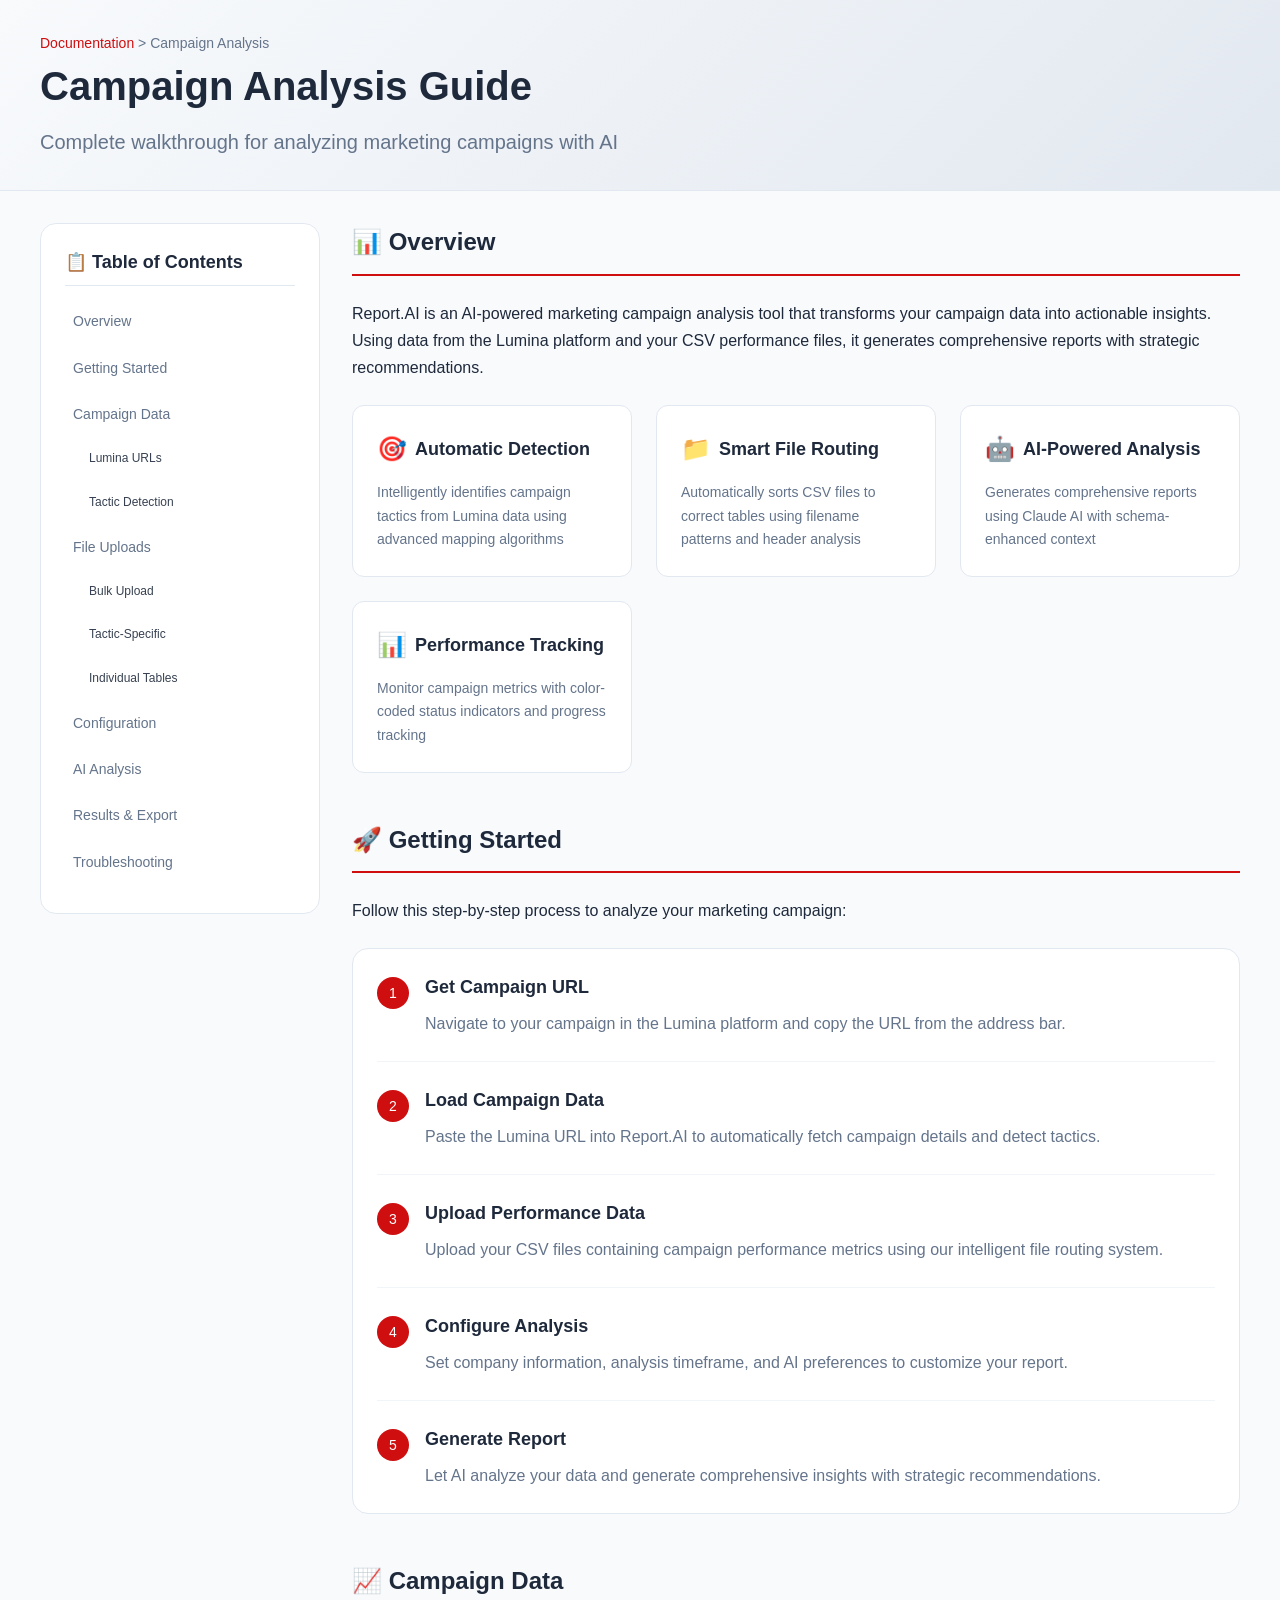
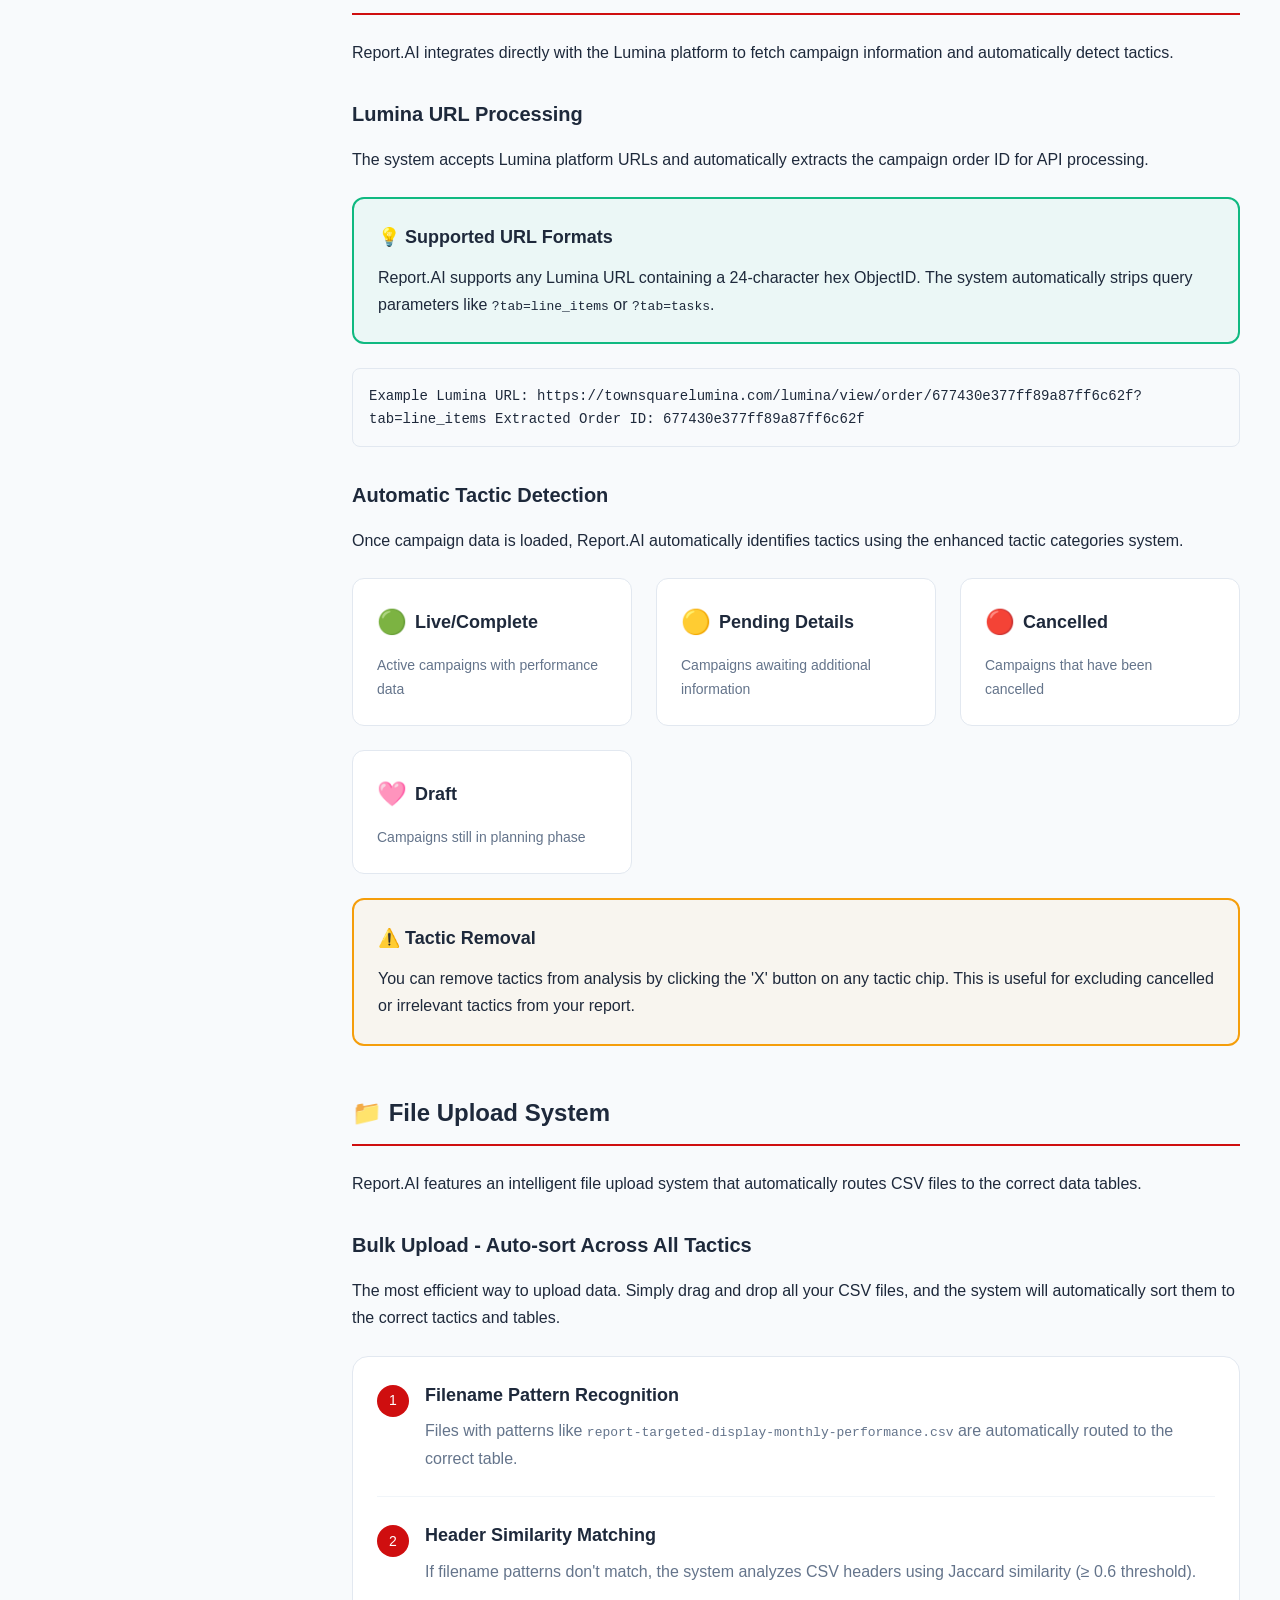
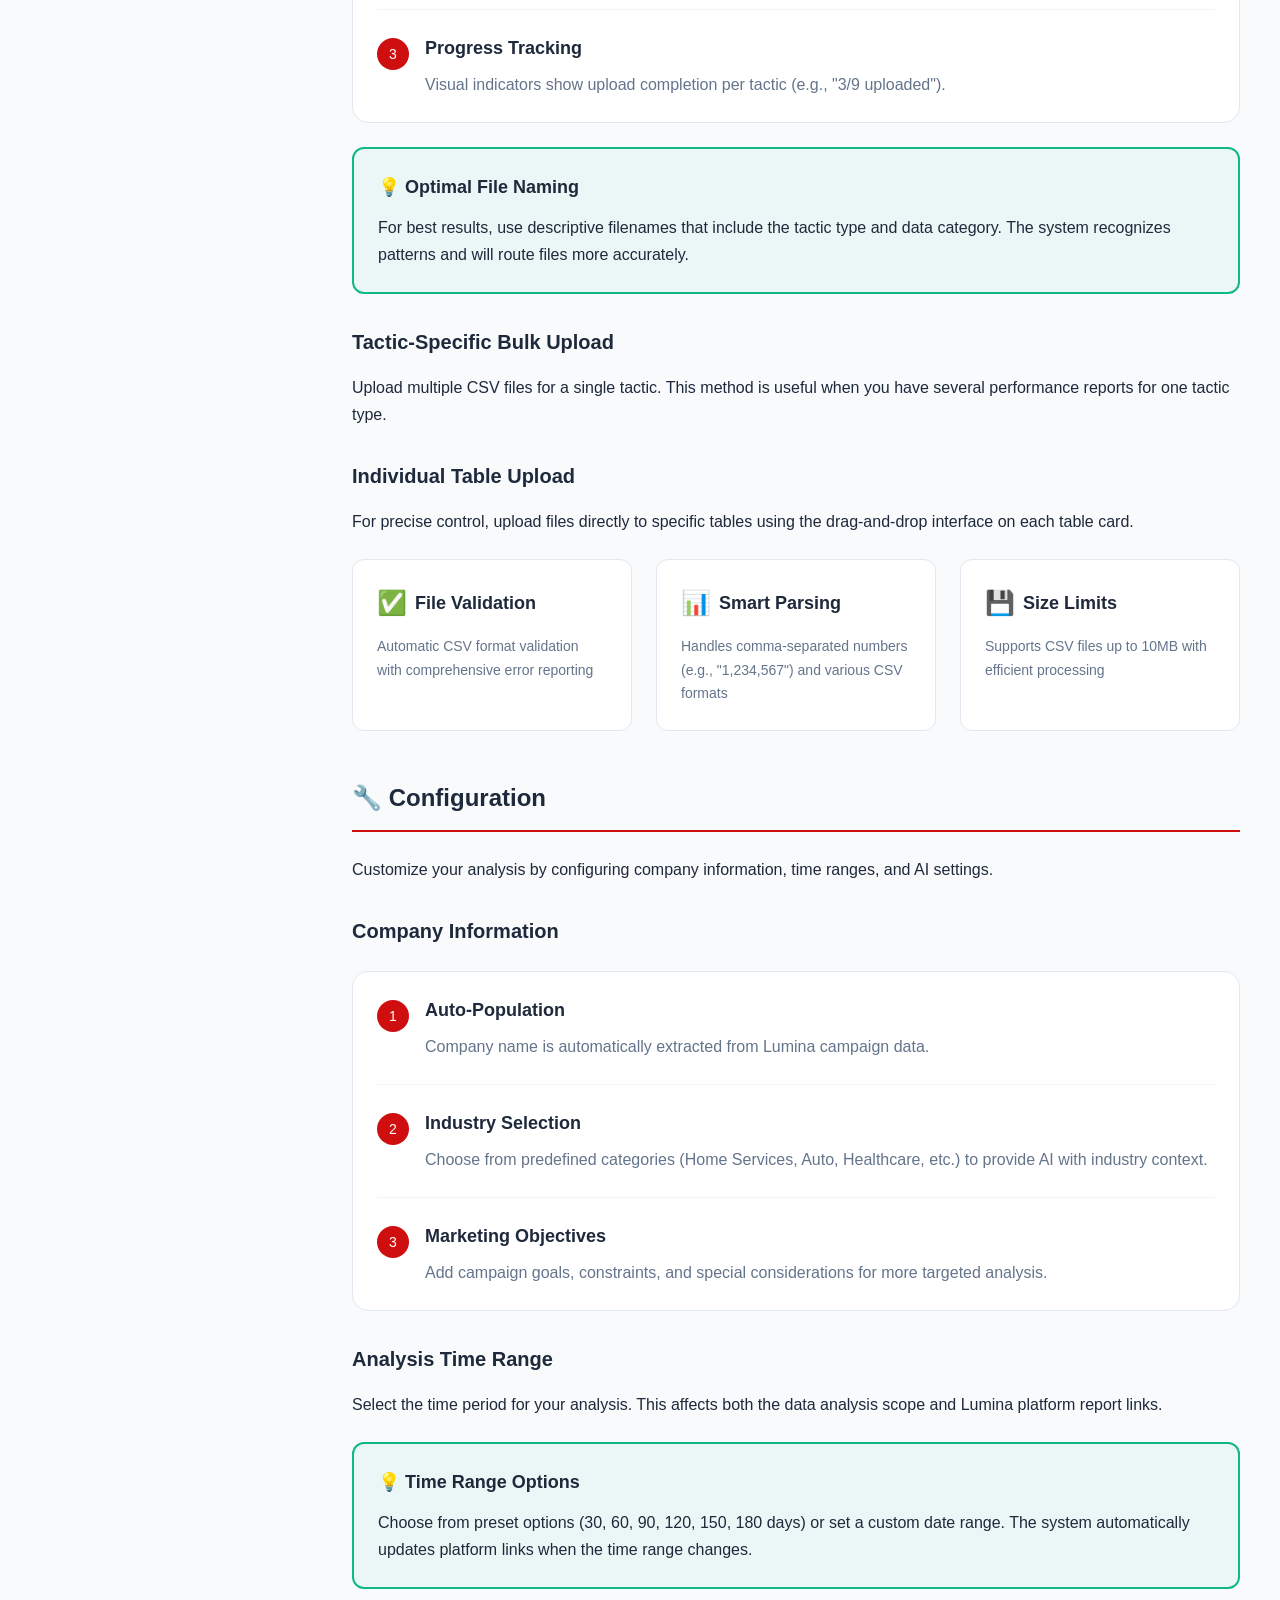
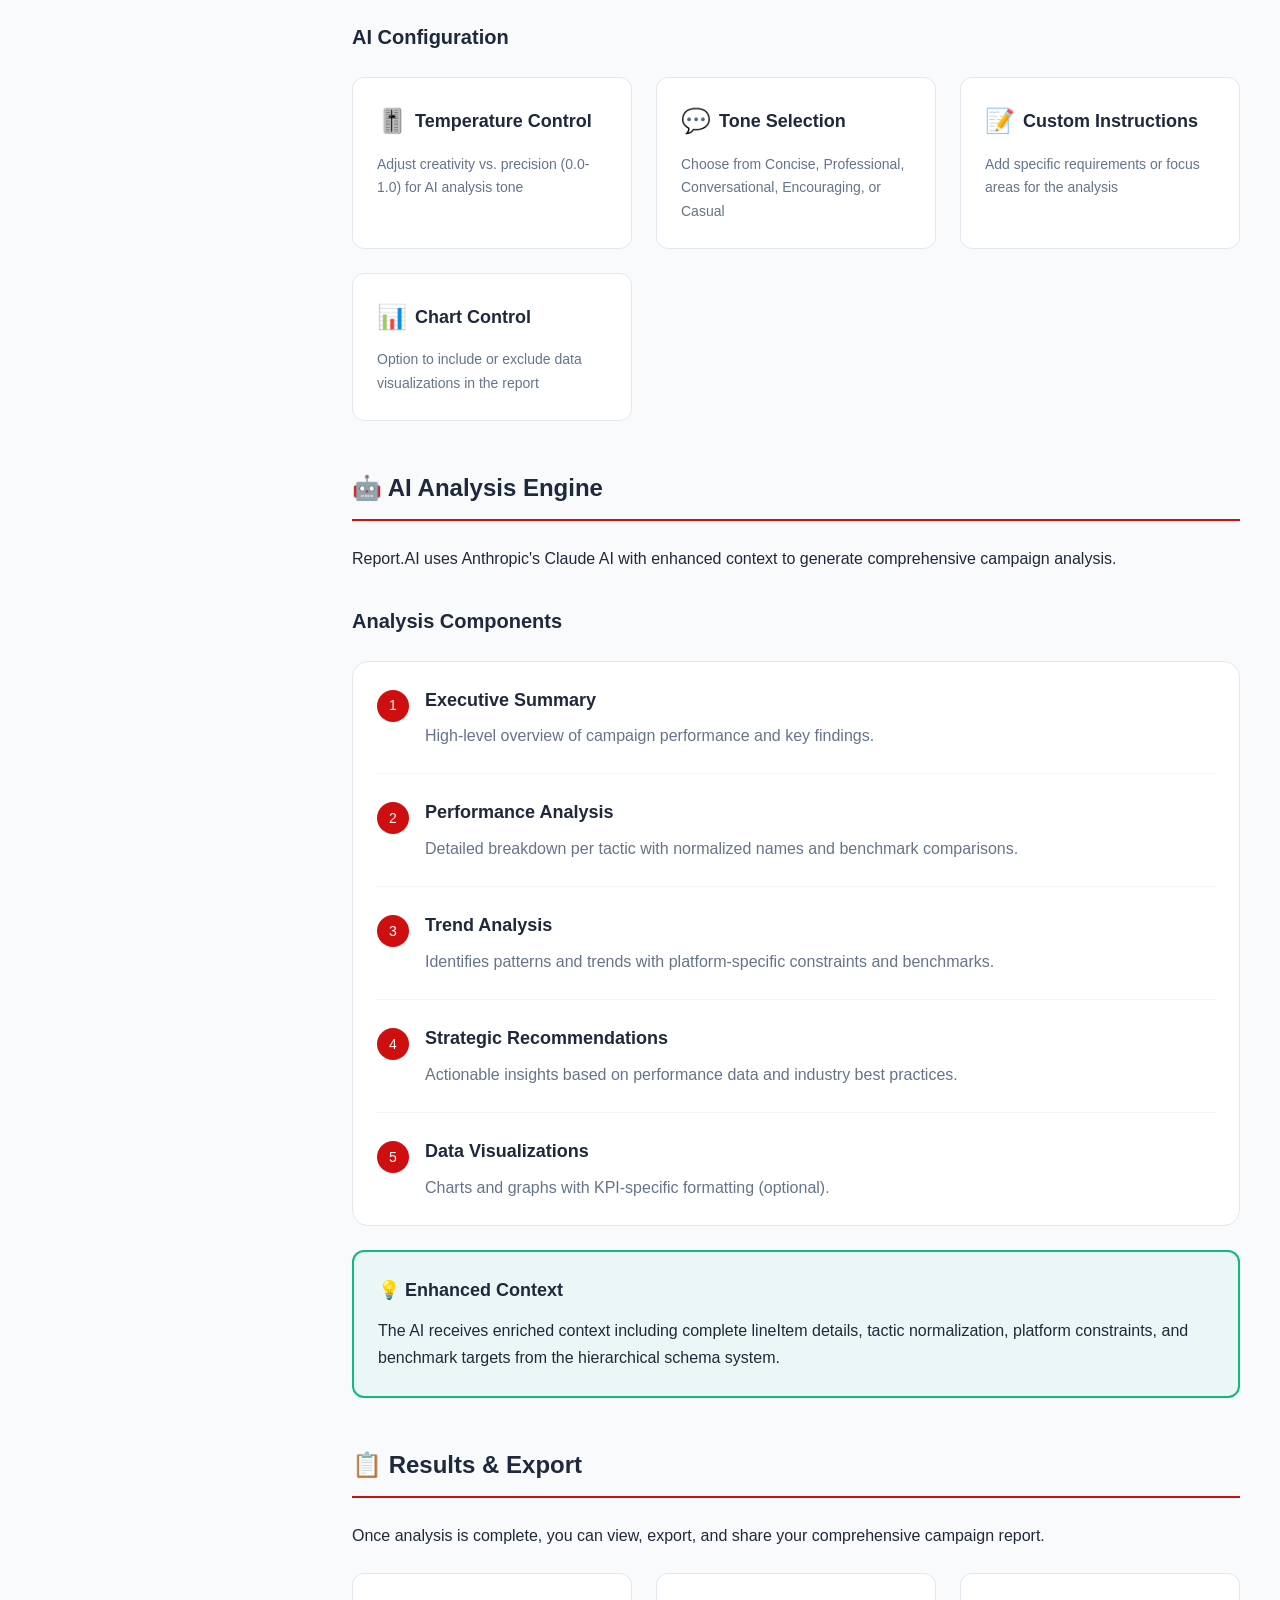
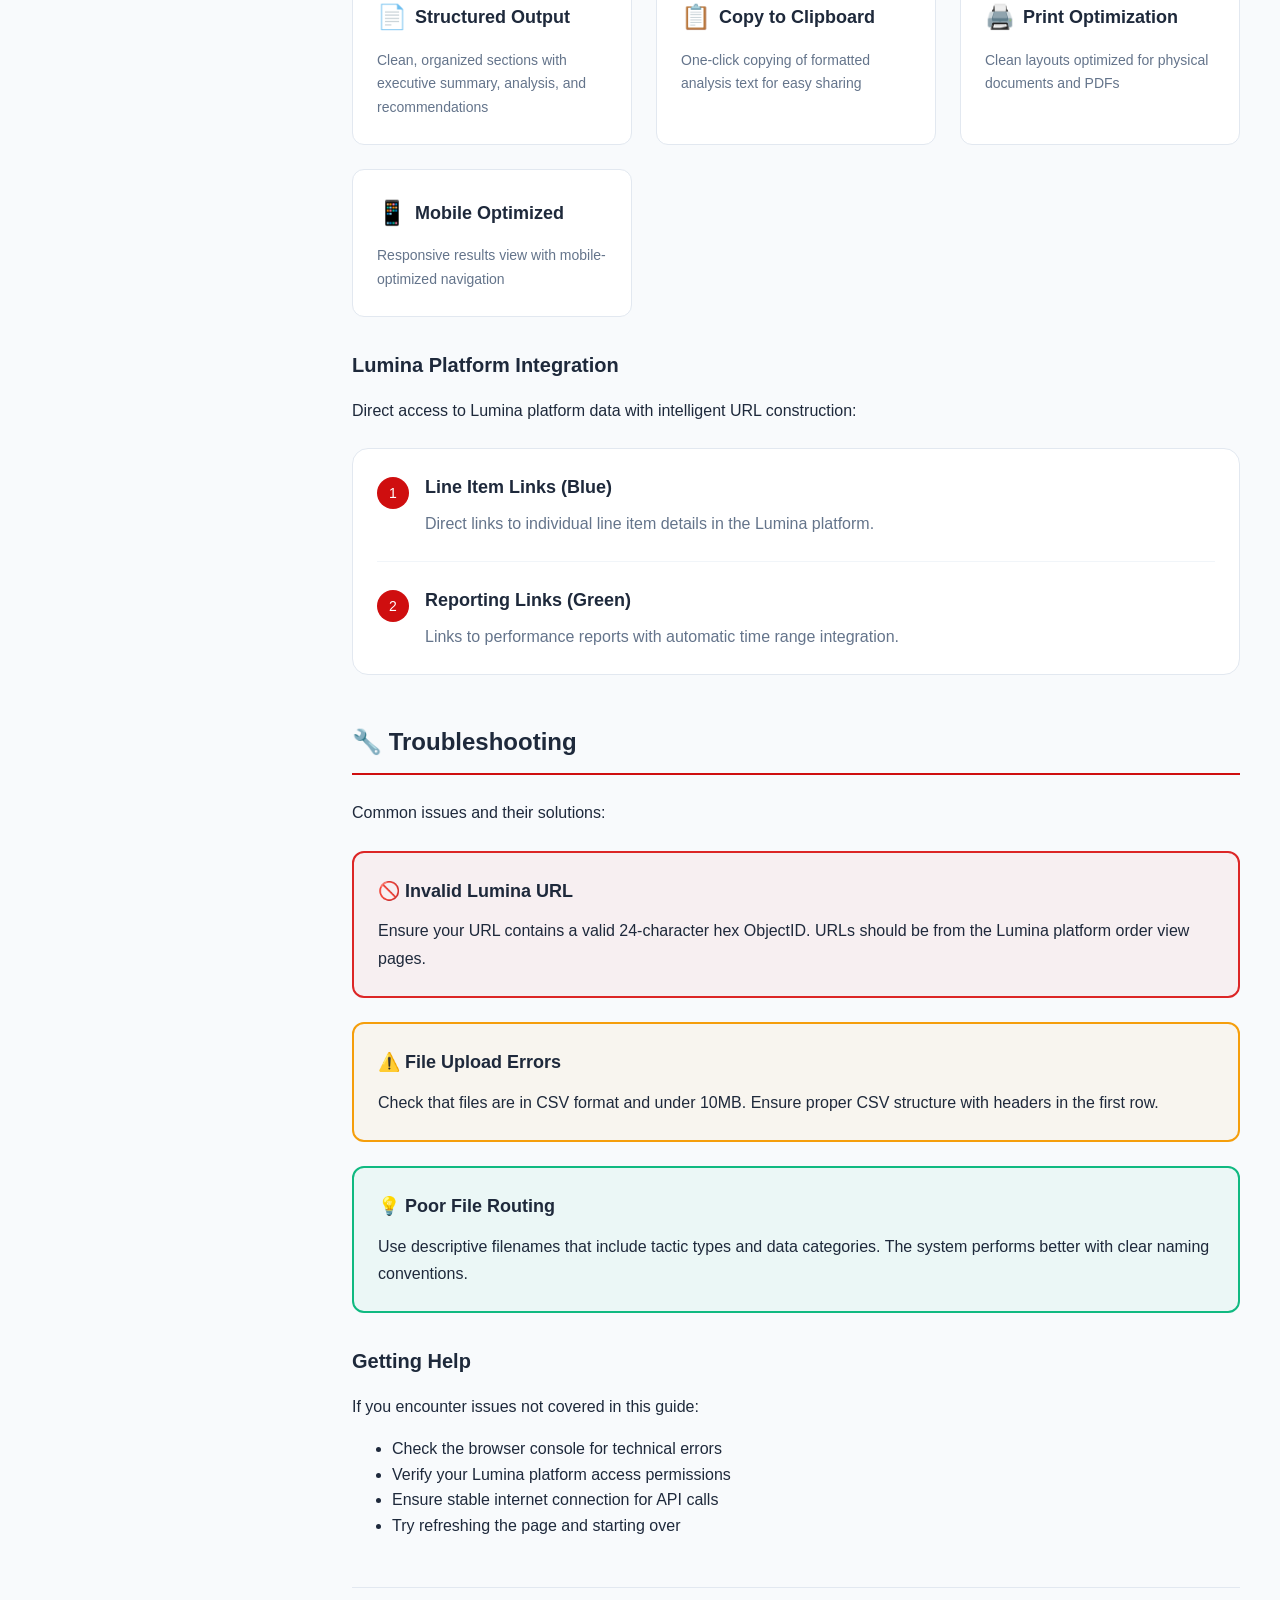
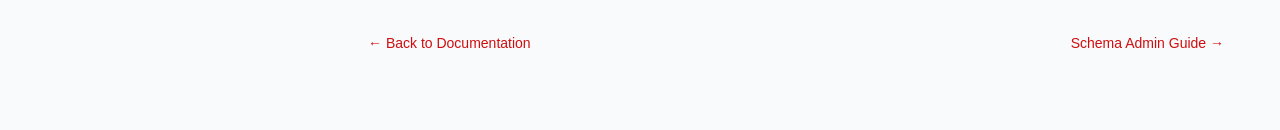
<file: docs/reporting/index.html>
<!DOCTYPE html>
<html lang="en">
<head>
    <meta charset="UTF-8">
    <meta name="viewport" content="width=device-width, initial-scale=1.0">
    <title>Campaign Analysis Guide - Report.AI Documentation</title>
    <link rel="stylesheet" href="../../context/creative-docs/design-tokens.css">
    <style>
        /* Documentation Styles - Following Design System */
        :root {
            --doc-max-width: 1200px;
        }

        body {
            font-family: -apple-system, BlinkMacSystemFont, 'Segoe UI', 'Roboto', 'Oxygen', 'Ubuntu', 'Cantarell', sans-serif;
            background: var(--bg-canvas);
            color: var(--text-primary);
            line-height: 1.6;
            margin: 0;
            padding: 0;
        }

        /* Header */
        .docs-header {
            background: linear-gradient(135deg, #f8fafc 0%, #e2e8f0 100%);
            border-bottom: 1px solid var(--border-default);
            padding: var(--space-8);
        }

        .header-content {
            max-width: var(--doc-max-width);
            margin: 0 auto;
            display: flex;
            justify-content: space-between;
            align-items: center;
        }

        .docs-title {
            font-size: var(--text-title-2xl-size);
            font-weight: var(--text-title-2xl-weight);
            color: var(--text-primary);
            margin: 0 0 var(--space-2) 0;
        }

        .docs-subtitle {
            font-size: var(--text-body-lg-size);
            color: var(--text-secondary);
            margin: 0;
        }

        .breadcrumb {
            font-size: var(--text-body-sm-size);
            color: var(--text-secondary);
        }

        .breadcrumb a {
            color: #CF0E0F;
            text-decoration: none;
        }

        .breadcrumb a:hover {
            text-decoration: underline;
        }

        /* Container */
        .docs-container {
            max-width: var(--doc-max-width);
            margin: 0 auto;
            padding: var(--space-8);
            display: grid;
            grid-template-columns: 280px 1fr;
            gap: var(--space-8);
        }

        /* Table of Contents */
        .toc {
            background: var(--bg-surface);
            border: 1px solid var(--border-default);
            border-radius: var(--radii-lg);
            padding: var(--space-6);
            height: fit-content;
            position: sticky;
            top: var(--space-4);
        }

        .toc h3 {
            font-size: var(--text-title-sm-size);
            font-weight: var(--text-title-sm-weight);
            color: var(--text-primary);
            margin: 0 0 var(--space-4) 0;
            padding-bottom: var(--space-2);
            border-bottom: 1px solid var(--border-default);
        }

        .toc ul {
            list-style: none;
            padding: 0;
            margin: 0;
        }

        .toc li {
            margin-bottom: var(--space-2);
        }

        .toc a {
            color: var(--text-secondary);
            text-decoration: none;
            font-size: var(--text-body-sm-size);
            padding: var(--space-2);
            display: block;
            border-radius: var(--radii-sm);
            transition: all var(--duration-normal);
        }

        .toc a:hover,
        .toc a.active {
            color: #CF0E0F;
            background: rgba(207, 14, 15, 0.05);
        }

        .toc ul ul {
            margin-left: var(--space-4);
            margin-top: var(--space-2);
        }

        .toc ul ul a {
            font-size: var(--text-body-xs-size);
            color: var(--text-muted);
        }

        /* Main Content */
        .main-content {
            min-width: 0;
        }

        .content-section {
            margin-bottom: var(--space-12);
        }

        .content-section h2 {
            font-size: var(--text-title-lg-size);
            font-weight: var(--text-title-lg-weight);
            color: var(--text-primary);
            margin: 0 0 var(--space-6) 0;
            padding-bottom: var(--space-3);
            border-bottom: 2px solid #CF0E0F;
            display: flex;
            align-items: center;
            gap: var(--space-3);
        }

        .content-section h3 {
            font-size: var(--text-title-md-size);
            font-weight: var(--text-title-md-weight);
            color: var(--text-primary);
            margin: var(--space-8) 0 var(--space-4) 0;
        }

        .content-section h4 {
            font-size: var(--text-title-sm-size);
            font-weight: var(--text-title-sm-weight);
            color: var(--text-primary);
            margin: var(--space-6) 0 var(--space-3) 0;
        }

        .content-section p {
            margin-bottom: var(--space-4);
            line-height: 1.7;
        }

        /* Steps */
        .steps-container {
            background: var(--bg-surface);
            border: 1px solid var(--border-default);
            border-radius: var(--radii-lg);
            padding: var(--space-6);
            margin: var(--space-6) 0;
        }

        .step-item {
            display: flex;
            align-items: flex-start;
            gap: var(--space-4);
            margin-bottom: var(--space-6);
            padding-bottom: var(--space-6);
            border-bottom: 1px solid var(--border-muted);
        }

        .step-item:last-child {
            margin-bottom: 0;
            padding-bottom: 0;
            border-bottom: none;
        }

        .step-number {
            background: #CF0E0F;
            color: white;
            border-radius: var(--radii-full);
            width: 32px;
            height: 32px;
            display: flex;
            align-items: center;
            justify-content: center;
            font-size: var(--text-body-sm-size);
            font-weight: var(--text-body-xs-weight);
            flex-shrink: 0;
            margin-top: var(--space-1);
        }

        .step-content h4 {
            margin: 0 0 var(--space-2) 0;
            font-size: var(--text-title-sm-size);
            font-weight: var(--text-title-sm-weight);
        }

        .step-content p {
            margin: 0;
            color: var(--text-secondary);
        }

        /* Code Blocks */
        .code-block {
            background: #f8fafc;
            border: 1px solid var(--border-default);
            border-radius: var(--radii-sm);
            padding: var(--space-4);
            margin: var(--space-4) 0;
            font-family: 'Monaco', 'Menlo', 'Ubuntu Mono', monospace;
            font-size: var(--text-body-sm-size);
            color: var(--text-primary);
            overflow-x: auto;
        }

        /* Info Boxes */
        .info-box {
            border: 2px solid var(--border-default);
            border-radius: var(--radii-md);
            padding: var(--space-6);
            margin: var(--space-6) 0;
        }

        .info-box.tip {
            border-color: #10b981;
            background: rgba(16, 185, 129, 0.05);
        }

        .info-box.warning {
            border-color: #f59e0b;
            background: rgba(245, 158, 11, 0.05);
        }

        .info-box.danger {
            border-color: #dc2626;
            background: rgba(220, 38, 38, 0.05);
        }

        .info-box h4 {
            display: flex;
            align-items: center;
            gap: var(--space-2);
            margin: 0 0 var(--space-3) 0;
            font-size: var(--text-title-sm-size);
            font-weight: var(--text-title-sm-weight);
        }

        .info-box p {
            margin: 0;
        }

        /* Screenshots */
        .screenshot {
            border: 1px solid var(--border-default);
            border-radius: var(--radii-md);
            margin: var(--space-6) 0;
            overflow: hidden;
            box-shadow: var(--shadow-md);
        }

        .screenshot img {
            width: 100%;
            height: auto;
            display: block;
        }

        .screenshot-caption {
            background: var(--bg-muted);
            padding: var(--space-3) var(--space-4);
            font-size: var(--text-body-sm-size);
            color: var(--text-secondary);
        }

        /* Feature Grid */
        .feature-grid {
            display: grid;
            grid-template-columns: repeat(auto-fit, minmax(280px, 1fr));
            gap: var(--space-6);
            margin: var(--space-6) 0;
        }

        .feature-card {
            background: var(--bg-surface);
            border: 1px solid var(--border-default);
            border-radius: var(--radii-md);
            padding: var(--space-6);
            transition: all var(--duration-normal);
        }

        .feature-card:hover {
            border-color: #CF0E0F;
            transform: translateY(-2px);
            box-shadow: var(--shadow-lg);
        }

        .feature-card h4 {
            margin: 0 0 var(--space-3) 0;
            display: flex;
            align-items: center;
            gap: var(--space-2);
        }

        .feature-card .icon {
            font-size: 1.5rem;
        }

        .feature-card p {
            margin: 0;
            color: var(--text-secondary);
            font-size: var(--text-body-sm-size);
        }

        /* Navigation */
        .page-nav {
            display: flex;
            justify-content: space-between;
            align-items: center;
            padding: var(--space-8) 0;
            border-top: 1px solid var(--border-default);
            margin-top: var(--space-12);
        }

        .nav-link {
            display: flex;
            align-items: center;
            gap: var(--space-2);
            color: #CF0E0F;
            text-decoration: none;
            font-size: var(--text-body-sm-size);
            font-weight: 500;
            padding: var(--space-3) var(--space-4);
            border-radius: var(--radii-sm);
            transition: all var(--duration-normal);
        }

        .nav-link:hover {
            background: rgba(207, 14, 15, 0.05);
        }

        /* Responsive */
        @media (max-width: 1024px) {
            .docs-container {
                grid-template-columns: 1fr;
                gap: var(--space-6);
            }

            .toc {
                position: static;
                order: -1;
            }
        }

        @media (max-width: 768px) {
            .docs-container {
                padding: var(--space-4);
            }

            .header-content {
                flex-direction: column;
                align-items: flex-start;
                gap: var(--space-2);
            }

            .feature-grid {
                grid-template-columns: 1fr;
            }
        }

        /* Hide scrollbars */
        .toc,
        .main-content,
        .code-block {
            scrollbar-width: none;
            -ms-overflow-style: none;
        }

        .toc::-webkit-scrollbar,
        .main-content::-webkit-scrollbar,
        .code-block::-webkit-scrollbar {
            display: none;
        }
    </style>
</head>
<body>
    <header class="docs-header">
        <div class="header-content">
            <div>
                <nav class="breadcrumb" aria-label="Breadcrumb">
                    <a href="../">Documentation</a> > <span>Campaign Analysis</span>
                </nav>
                <h1 class="docs-title">Campaign Analysis Guide</h1>
                <p class="docs-subtitle">Complete walkthrough for analyzing marketing campaigns with AI</p>
            </div>
        </div>
    </header>

    <div class="docs-container">
        <!-- Table of Contents -->
        <nav class="toc" aria-label="Table of Contents">
            <h3>📋 Table of Contents</h3>
            <ul>
                <li><a href="#overview">Overview</a></li>
                <li><a href="#getting-started">Getting Started</a></li>
                <li><a href="#campaign-data">Campaign Data</a>
                    <ul>
                        <li><a href="#lumina-urls">Lumina URLs</a></li>
                        <li><a href="#tactic-detection">Tactic Detection</a></li>
                    </ul>
                </li>
                <li><a href="#file-uploads">File Uploads</a>
                    <ul>
                        <li><a href="#bulk-upload">Bulk Upload</a></li>
                        <li><a href="#tactic-specific">Tactic-Specific</a></li>
                        <li><a href="#individual-tables">Individual Tables</a></li>
                    </ul>
                </li>
                <li><a href="#configuration">Configuration</a></li>
                <li><a href="#ai-analysis">AI Analysis</a></li>
                <li><a href="#results">Results & Export</a></li>
                <li><a href="#troubleshooting">Troubleshooting</a></li>
            </ul>
        </nav>

        <!-- Main Content -->
        <main class="main-content">
            <section id="overview" class="content-section">
                <h2>📊 Overview</h2>
                <p>Report.AI is an AI-powered marketing campaign analysis tool that transforms your campaign data into actionable insights. Using data from the Lumina platform and your CSV performance files, it generates comprehensive reports with strategic recommendations.</p>
                
                <div class="feature-grid">
                    <div class="feature-card">
                        <h4><span class="icon">🎯</span>Automatic Detection</h4>
                        <p>Intelligently identifies campaign tactics from Lumina data using advanced mapping algorithms</p>
                    </div>
                    <div class="feature-card">
                        <h4><span class="icon">📁</span>Smart File Routing</h4>
                        <p>Automatically sorts CSV files to correct tables using filename patterns and header analysis</p>
                    </div>
                    <div class="feature-card">
                        <h4><span class="icon">🤖</span>AI-Powered Analysis</h4>
                        <p>Generates comprehensive reports using Claude AI with schema-enhanced context</p>
                    </div>
                    <div class="feature-card">
                        <h4><span class="icon">📊</span>Performance Tracking</h4>
                        <p>Monitor campaign metrics with color-coded status indicators and progress tracking</p>
                    </div>
                </div>
            </section>

            <section id="getting-started" class="content-section">
                <h2>🚀 Getting Started</h2>
                <p>Follow this step-by-step process to analyze your marketing campaign:</p>

                <div class="steps-container">
                    <div class="step-item">
                        <div class="step-number">1</div>
                        <div class="step-content">
                            <h4>Get Campaign URL</h4>
                            <p>Navigate to your campaign in the Lumina platform and copy the URL from the address bar.</p>
                        </div>
                    </div>
                    <div class="step-item">
                        <div class="step-number">2</div>
                        <div class="step-content">
                            <h4>Load Campaign Data</h4>
                            <p>Paste the Lumina URL into Report.AI to automatically fetch campaign details and detect tactics.</p>
                        </div>
                    </div>
                    <div class="step-item">
                        <div class="step-number">3</div>
                        <div class="step-content">
                            <h4>Upload Performance Data</h4>
                            <p>Upload your CSV files containing campaign performance metrics using our intelligent file routing system.</p>
                        </div>
                    </div>
                    <div class="step-item">
                        <div class="step-number">4</div>
                        <div class="step-content">
                            <h4>Configure Analysis</h4>
                            <p>Set company information, analysis timeframe, and AI preferences to customize your report.</p>
                        </div>
                    </div>
                    <div class="step-item">
                        <div class="step-number">5</div>
                        <div class="step-content">
                            <h4>Generate Report</h4>
                            <p>Let AI analyze your data and generate comprehensive insights with strategic recommendations.</p>
                        </div>
                    </div>
                </div>
            </section>

            <section id="campaign-data" class="content-section">
                <h2>📈 Campaign Data</h2>
                <p>Report.AI integrates directly with the Lumina platform to fetch campaign information and automatically detect tactics.</p>

                <h3 id="lumina-urls">Lumina URL Processing</h3>
                <p>The system accepts Lumina platform URLs and automatically extracts the campaign order ID for API processing.</p>

                <div class="info-box tip">
                    <h4>💡 Supported URL Formats</h4>
                    <p>Report.AI supports any Lumina URL containing a 24-character hex ObjectID. The system automatically strips query parameters like <code>?tab=line_items</code> or <code>?tab=tasks</code>.</p>
                </div>

                <div class="code-block">
Example Lumina URL:
https://townsquarelumina.com/lumina/view/order/677430e377ff89a87ff6c62f?tab=line_items

Extracted Order ID:
677430e377ff89a87ff6c62f
                </div>

                <h3 id="tactic-detection">Automatic Tactic Detection</h3>
                <p>Once campaign data is loaded, Report.AI automatically identifies tactics using the enhanced tactic categories system.</p>

                <div class="feature-grid">
                    <div class="feature-card">
                        <h4><span class="icon">🟢</span>Live/Complete</h4>
                        <p>Active campaigns with performance data</p>
                    </div>
                    <div class="feature-card">
                        <h4><span class="icon">🟡</span>Pending Details</h4>
                        <p>Campaigns awaiting additional information</p>
                    </div>
                    <div class="feature-card">
                        <h4><span class="icon">🔴</span>Cancelled</h4>
                        <p>Campaigns that have been cancelled</p>
                    </div>
                    <div class="feature-card">
                        <h4><span class="icon">🩷</span>Draft</h4>
                        <p>Campaigns still in planning phase</p>
                    </div>
                </div>

                <div class="info-box warning">
                    <h4>⚠️ Tactic Removal</h4>
                    <p>You can remove tactics from analysis by clicking the 'X' button on any tactic chip. This is useful for excluding cancelled or irrelevant tactics from your report.</p>
                </div>
            </section>

            <section id="file-uploads" class="content-section">
                <h2>📁 File Upload System</h2>
                <p>Report.AI features an intelligent file upload system that automatically routes CSV files to the correct data tables.</p>

                <h3 id="bulk-upload">Bulk Upload - Auto-sort Across All Tactics</h3>
                <p>The most efficient way to upload data. Simply drag and drop all your CSV files, and the system will automatically sort them to the correct tactics and tables.</p>

                <div class="steps-container">
                    <div class="step-item">
                        <div class="step-number">1</div>
                        <div class="step-content">
                            <h4>Filename Pattern Recognition</h4>
                            <p>Files with patterns like <code>report-targeted-display-monthly-performance.csv</code> are automatically routed to the correct table.</p>
                        </div>
                    </div>
                    <div class="step-item">
                        <div class="step-number">2</div>
                        <div class="step-content">
                            <h4>Header Similarity Matching</h4>
                            <p>If filename patterns don't match, the system analyzes CSV headers using Jaccard similarity (≥ 0.6 threshold).</p>
                        </div>
                    </div>
                    <div class="step-item">
                        <div class="step-number">3</div>
                        <div class="step-content">
                            <h4>Progress Tracking</h4>
                            <p>Visual indicators show upload completion per tactic (e.g., "3/9 uploaded").</p>
                        </div>
                    </div>
                </div>

                <div class="info-box tip">
                    <h4>💡 Optimal File Naming</h4>
                    <p>For best results, use descriptive filenames that include the tactic type and data category. The system recognizes patterns and will route files more accurately.</p>
                </div>

                <h3 id="tactic-specific">Tactic-Specific Bulk Upload</h3>
                <p>Upload multiple CSV files for a single tactic. This method is useful when you have several performance reports for one tactic type.</p>

                <h3 id="individual-tables">Individual Table Upload</h3>
                <p>For precise control, upload files directly to specific tables using the drag-and-drop interface on each table card.</p>

                <div class="feature-grid">
                    <div class="feature-card">
                        <h4><span class="icon">✅</span>File Validation</h4>
                        <p>Automatic CSV format validation with comprehensive error reporting</p>
                    </div>
                    <div class="feature-card">
                        <h4><span class="icon">📊</span>Smart Parsing</h4>
                        <p>Handles comma-separated numbers (e.g., "1,234,567") and various CSV formats</p>
                    </div>
                    <div class="feature-card">
                        <h4><span class="icon">💾</span>Size Limits</h4>
                        <p>Supports CSV files up to 10MB with efficient processing</p>
                    </div>
                </div>
            </section>

            <section id="configuration" class="content-section">
                <h2>🔧 Configuration</h2>
                <p>Customize your analysis by configuring company information, time ranges, and AI settings.</p>

                <h3>Company Information</h3>
                <div class="steps-container">
                    <div class="step-item">
                        <div class="step-number">1</div>
                        <div class="step-content">
                            <h4>Auto-Population</h4>
                            <p>Company name is automatically extracted from Lumina campaign data.</p>
                        </div>
                    </div>
                    <div class="step-item">
                        <div class="step-number">2</div>
                        <div class="step-content">
                            <h4>Industry Selection</h4>
                            <p>Choose from predefined categories (Home Services, Auto, Healthcare, etc.) to provide AI with industry context.</p>
                        </div>
                    </div>
                    <div class="step-item">
                        <div class="step-number">3</div>
                        <div class="step-content">
                            <h4>Marketing Objectives</h4>
                            <p>Add campaign goals, constraints, and special considerations for more targeted analysis.</p>
                        </div>
                    </div>
                </div>

                <h3>Analysis Time Range</h3>
                <p>Select the time period for your analysis. This affects both the data analysis scope and Lumina platform report links.</p>

                <div class="info-box tip">
                    <h4>💡 Time Range Options</h4>
                    <p>Choose from preset options (30, 60, 90, 120, 150, 180 days) or set a custom date range. The system automatically updates platform links when the time range changes.</p>
                </div>

                <h3>AI Configuration</h3>
                <div class="feature-grid">
                    <div class="feature-card">
                        <h4><span class="icon">🎚️</span>Temperature Control</h4>
                        <p>Adjust creativity vs. precision (0.0-1.0) for AI analysis tone</p>
                    </div>
                    <div class="feature-card">
                        <h4><span class="icon">💬</span>Tone Selection</h4>
                        <p>Choose from Concise, Professional, Conversational, Encouraging, or Casual</p>
                    </div>
                    <div class="feature-card">
                        <h4><span class="icon">📝</span>Custom Instructions</h4>
                        <p>Add specific requirements or focus areas for the analysis</p>
                    </div>
                    <div class="feature-card">
                        <h4><span class="icon">📊</span>Chart Control</h4>
                        <p>Option to include or exclude data visualizations in the report</p>
                    </div>
                </div>
            </section>

            <section id="ai-analysis" class="content-section">
                <h2>🤖 AI Analysis Engine</h2>
                <p>Report.AI uses Anthropic's Claude AI with enhanced context to generate comprehensive campaign analysis.</p>

                <h3>Analysis Components</h3>
                <div class="steps-container">
                    <div class="step-item">
                        <div class="step-number">1</div>
                        <div class="step-content">
                            <h4>Executive Summary</h4>
                            <p>High-level overview of campaign performance and key findings.</p>
                        </div>
                    </div>
                    <div class="step-item">
                        <div class="step-number">2</div>
                        <div class="step-content">
                            <h4>Performance Analysis</h4>
                            <p>Detailed breakdown per tactic with normalized names and benchmark comparisons.</p>
                        </div>
                    </div>
                    <div class="step-item">
                        <div class="step-number">3</div>
                        <div class="step-content">
                            <h4>Trend Analysis</h4>
                            <p>Identifies patterns and trends with platform-specific constraints and benchmarks.</p>
                        </div>
                    </div>
                    <div class="step-item">
                        <div class="step-number">4</div>
                        <div class="step-content">
                            <h4>Strategic Recommendations</h4>
                            <p>Actionable insights based on performance data and industry best practices.</p>
                        </div>
                    </div>
                    <div class="step-item">
                        <div class="step-number">5</div>
                        <div class="step-content">
                            <h4>Data Visualizations</h4>
                            <p>Charts and graphs with KPI-specific formatting (optional).</p>
                        </div>
                    </div>
                </div>

                <div class="info-box tip">
                    <h4>💡 Enhanced Context</h4>
                    <p>The AI receives enriched context including complete lineItem details, tactic normalization, platform constraints, and benchmark targets from the hierarchical schema system.</p>
                </div>
            </section>

            <section id="results" class="content-section">
                <h2>📋 Results & Export</h2>
                <p>Once analysis is complete, you can view, export, and share your comprehensive campaign report.</p>

                <div class="feature-grid">
                    <div class="feature-card">
                        <h4><span class="icon">📄</span>Structured Output</h4>
                        <p>Clean, organized sections with executive summary, analysis, and recommendations</p>
                    </div>
                    <div class="feature-card">
                        <h4><span class="icon">📋</span>Copy to Clipboard</h4>
                        <p>One-click copying of formatted analysis text for easy sharing</p>
                    </div>
                    <div class="feature-card">
                        <h4><span class="icon">🖨️</span>Print Optimization</h4>
                        <p>Clean layouts optimized for physical documents and PDFs</p>
                    </div>
                    <div class="feature-card">
                        <h4><span class="icon">📱</span>Mobile Optimized</h4>
                        <p>Responsive results view with mobile-optimized navigation</p>
                    </div>
                </div>

                <h3>Lumina Platform Integration</h3>
                <p>Direct access to Lumina platform data with intelligent URL construction:</p>

                <div class="steps-container">
                    <div class="step-item">
                        <div class="step-number">1</div>
                        <div class="step-content">
                            <h4>Line Item Links (Blue)</h4>
                            <p>Direct links to individual line item details in the Lumina platform.</p>
                        </div>
                    </div>
                    <div class="step-item">
                        <div class="step-number">2</div>
                        <div class="step-content">
                            <h4>Reporting Links (Green)</h4>
                            <p>Links to performance reports with automatic time range integration.</p>
                        </div>
                    </div>
                </div>
            </section>

            <section id="troubleshooting" class="content-section">
                <h2>🔧 Troubleshooting</h2>
                <p>Common issues and their solutions:</p>

                <div class="info-box danger">
                    <h4>🚫 Invalid Lumina URL</h4>
                    <p>Ensure your URL contains a valid 24-character hex ObjectID. URLs should be from the Lumina platform order view pages.</p>
                </div>

                <div class="info-box warning">
                    <h4>⚠️ File Upload Errors</h4>
                    <p>Check that files are in CSV format and under 10MB. Ensure proper CSV structure with headers in the first row.</p>
                </div>

                <div class="info-box tip">
                    <h4>💡 Poor File Routing</h4>
                    <p>Use descriptive filenames that include tactic types and data categories. The system performs better with clear naming conventions.</p>
                </div>

                <h3>Getting Help</h3>
                <p>If you encounter issues not covered in this guide:</p>
                <ul>
                    <li>Check the browser console for technical errors</li>
                    <li>Verify your Lumina platform access permissions</li>
                    <li>Ensure stable internet connection for API calls</li>
                    <li>Try refreshing the page and starting over</li>
                </ul>
            </section>

            <nav class="page-nav">
                <a href="../" class="nav-link">← Back to Documentation</a>
                <a href="../schema-admin/" class="nav-link">Schema Admin Guide →</a>
            </nav>
        </main>
    </div>

    <script>
        // Table of Contents functionality
        document.addEventListener('DOMContentLoaded', function() {
            const tocLinks = document.querySelectorAll('.toc a');
            const sections = document.querySelectorAll('.content-section');

            // Update active TOC link based on scroll position
            function updateActiveTocLink() {
                let current = '';
                sections.forEach(section => {
                    const sectionTop = section.getBoundingClientRect().top;
                    if (sectionTop <= 100) {
                        current = section.id;
                    }
                });

                tocLinks.forEach(link => {
                    link.classList.remove('active');
                    if (link.getAttribute('href') === '#' + current) {
                        link.classList.add('active');
                    }
                });
            }

            // Smooth scrolling for TOC links
            tocLinks.forEach(link => {
                link.addEventListener('click', function(e) {
                    e.preventDefault();
                    const targetId = this.getAttribute('href').substring(1);
                    const targetElement = document.getElementById(targetId);
                    if (targetElement) {
                        targetElement.scrollIntoView({
                            behavior: 'smooth',
                            block: 'start'
                        });
                    }
                });
            });

            // Listen for scroll events
            window.addEventListener('scroll', updateActiveTocLink);
            updateActiveTocLink(); // Initial call
        });
    </script>
</body>
</html>
</file>
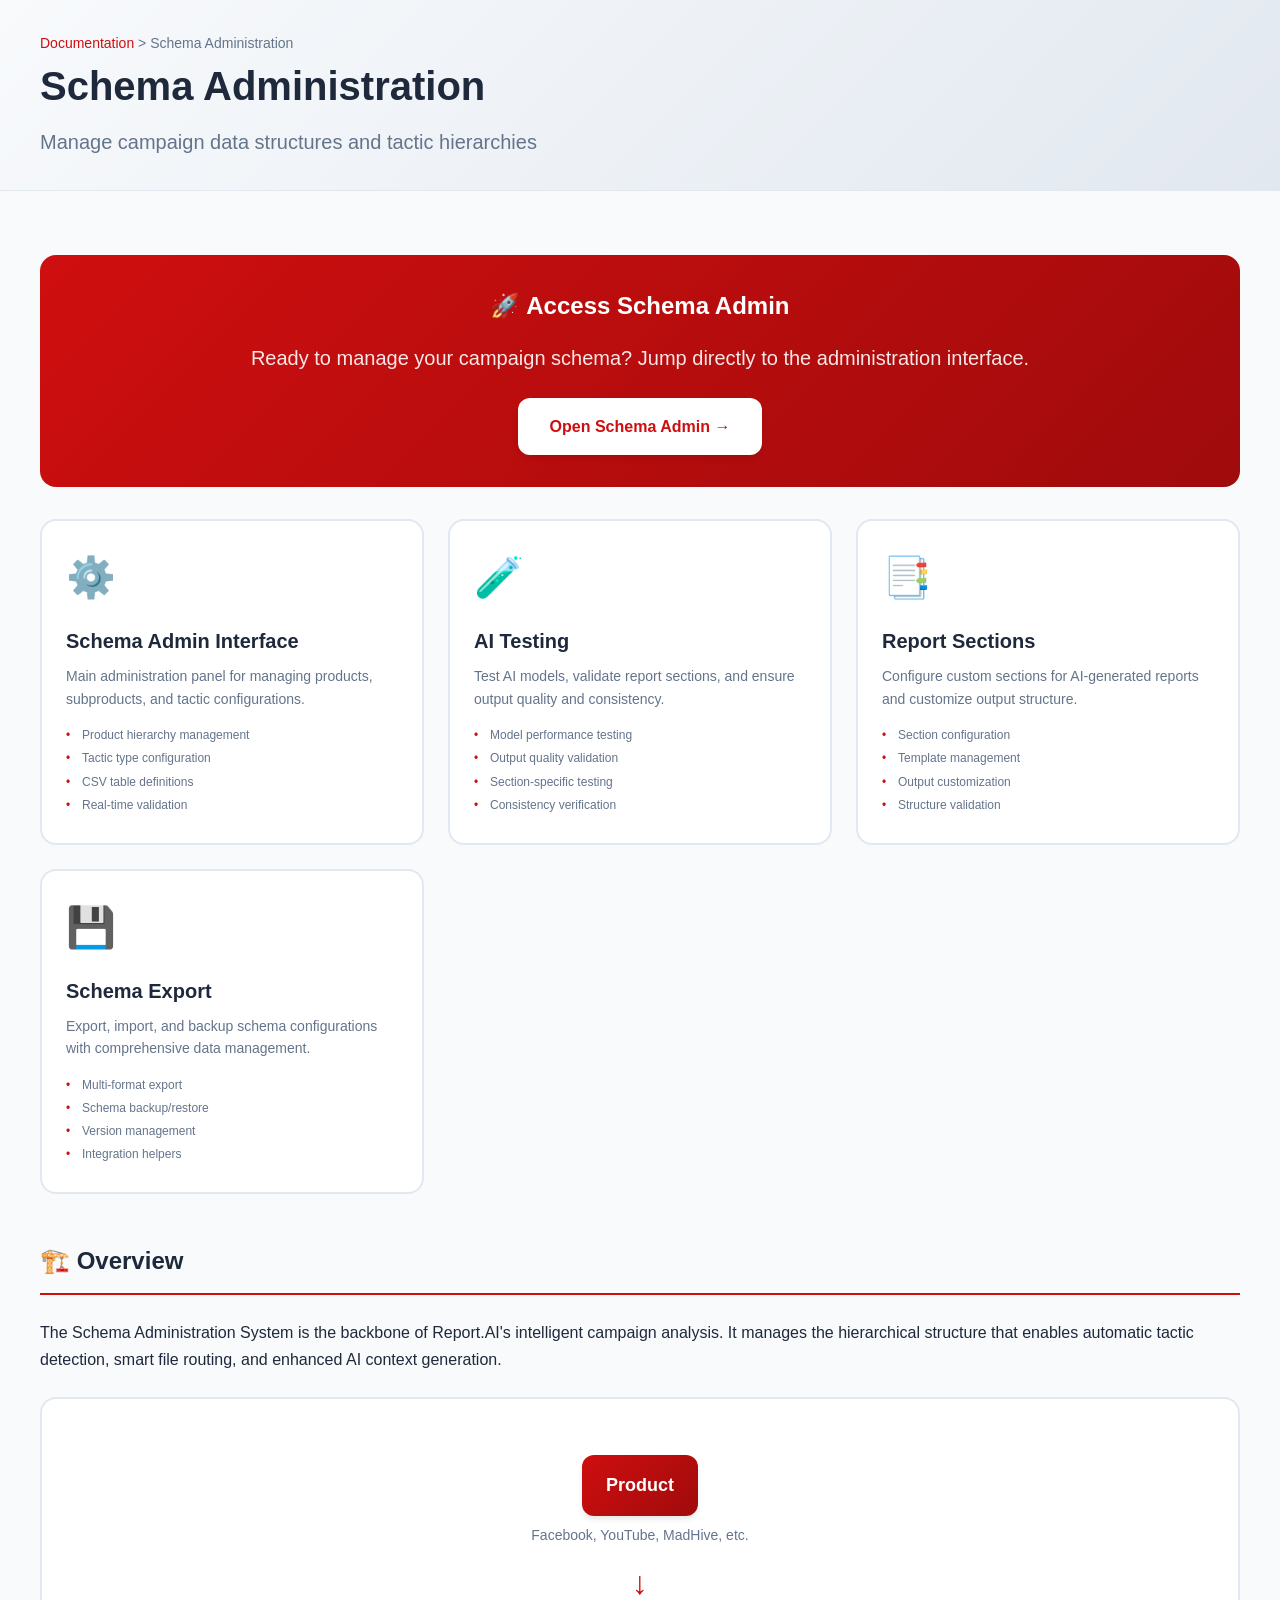
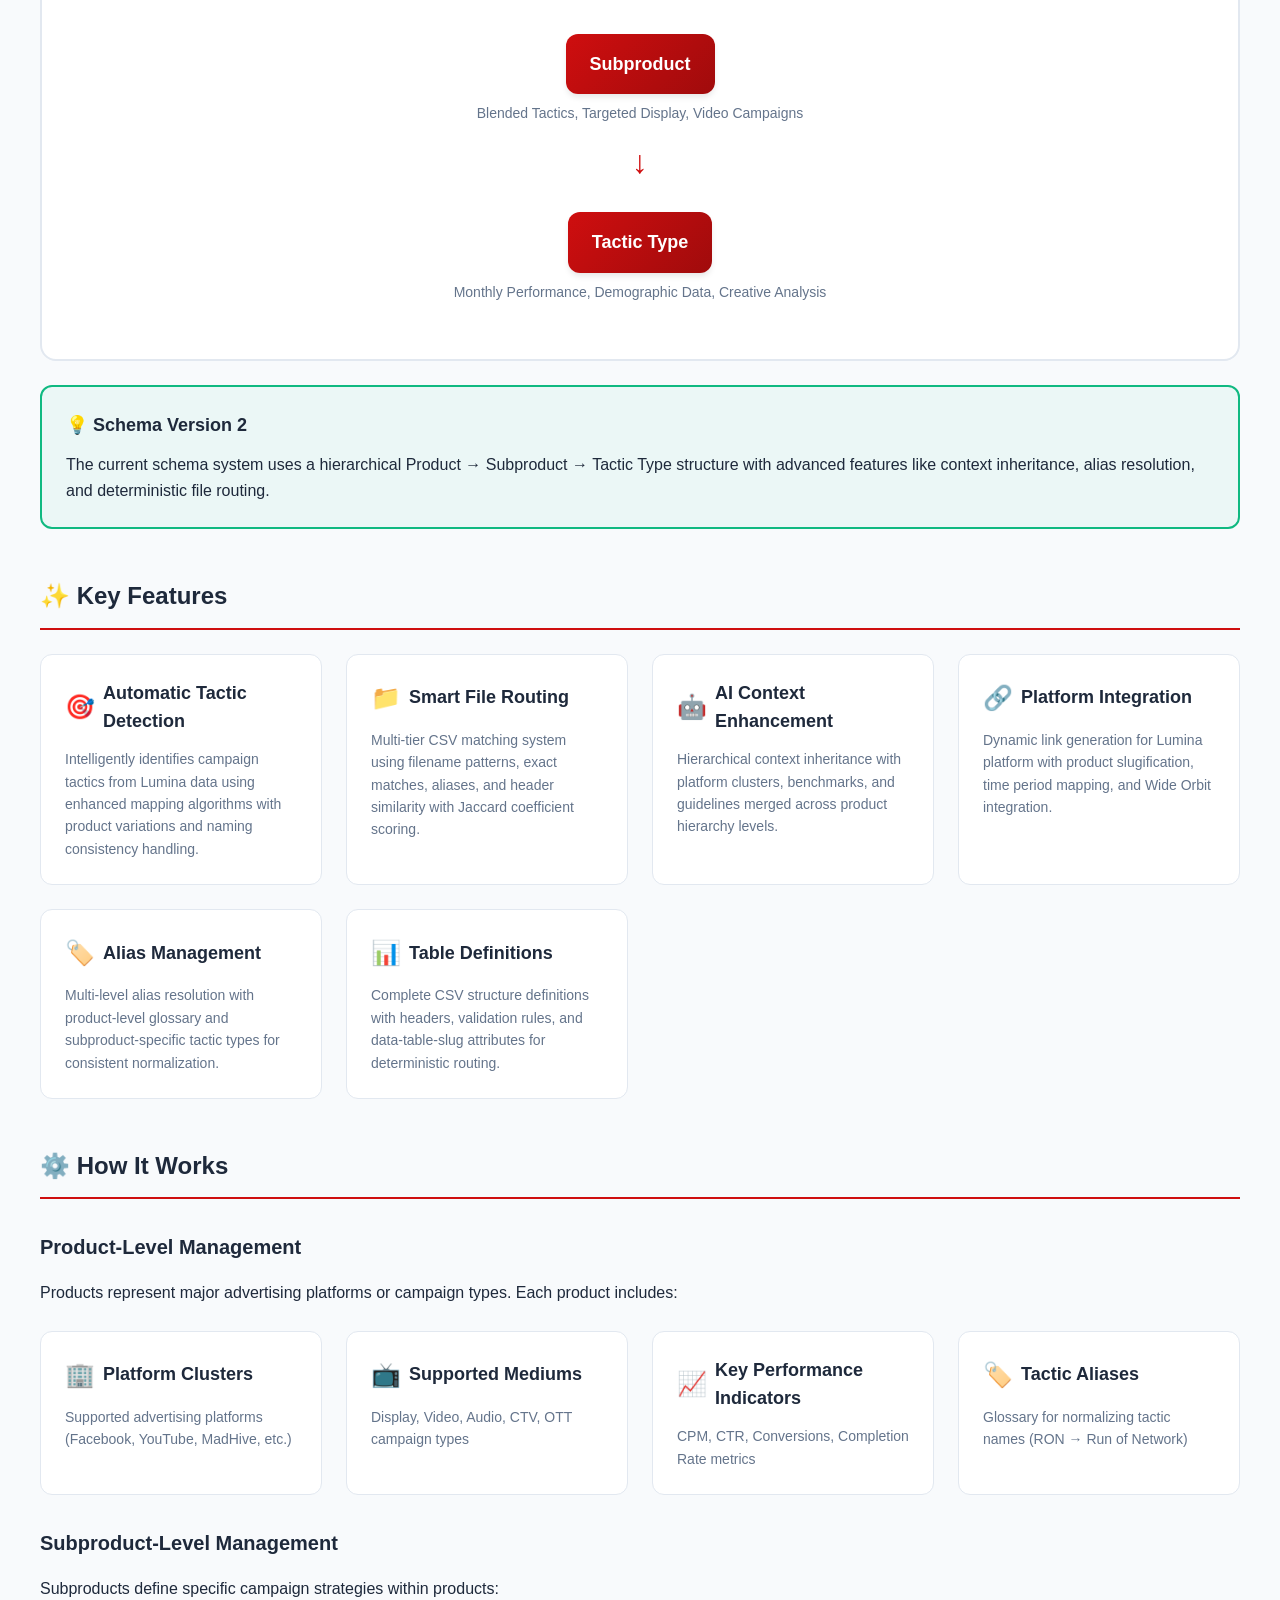
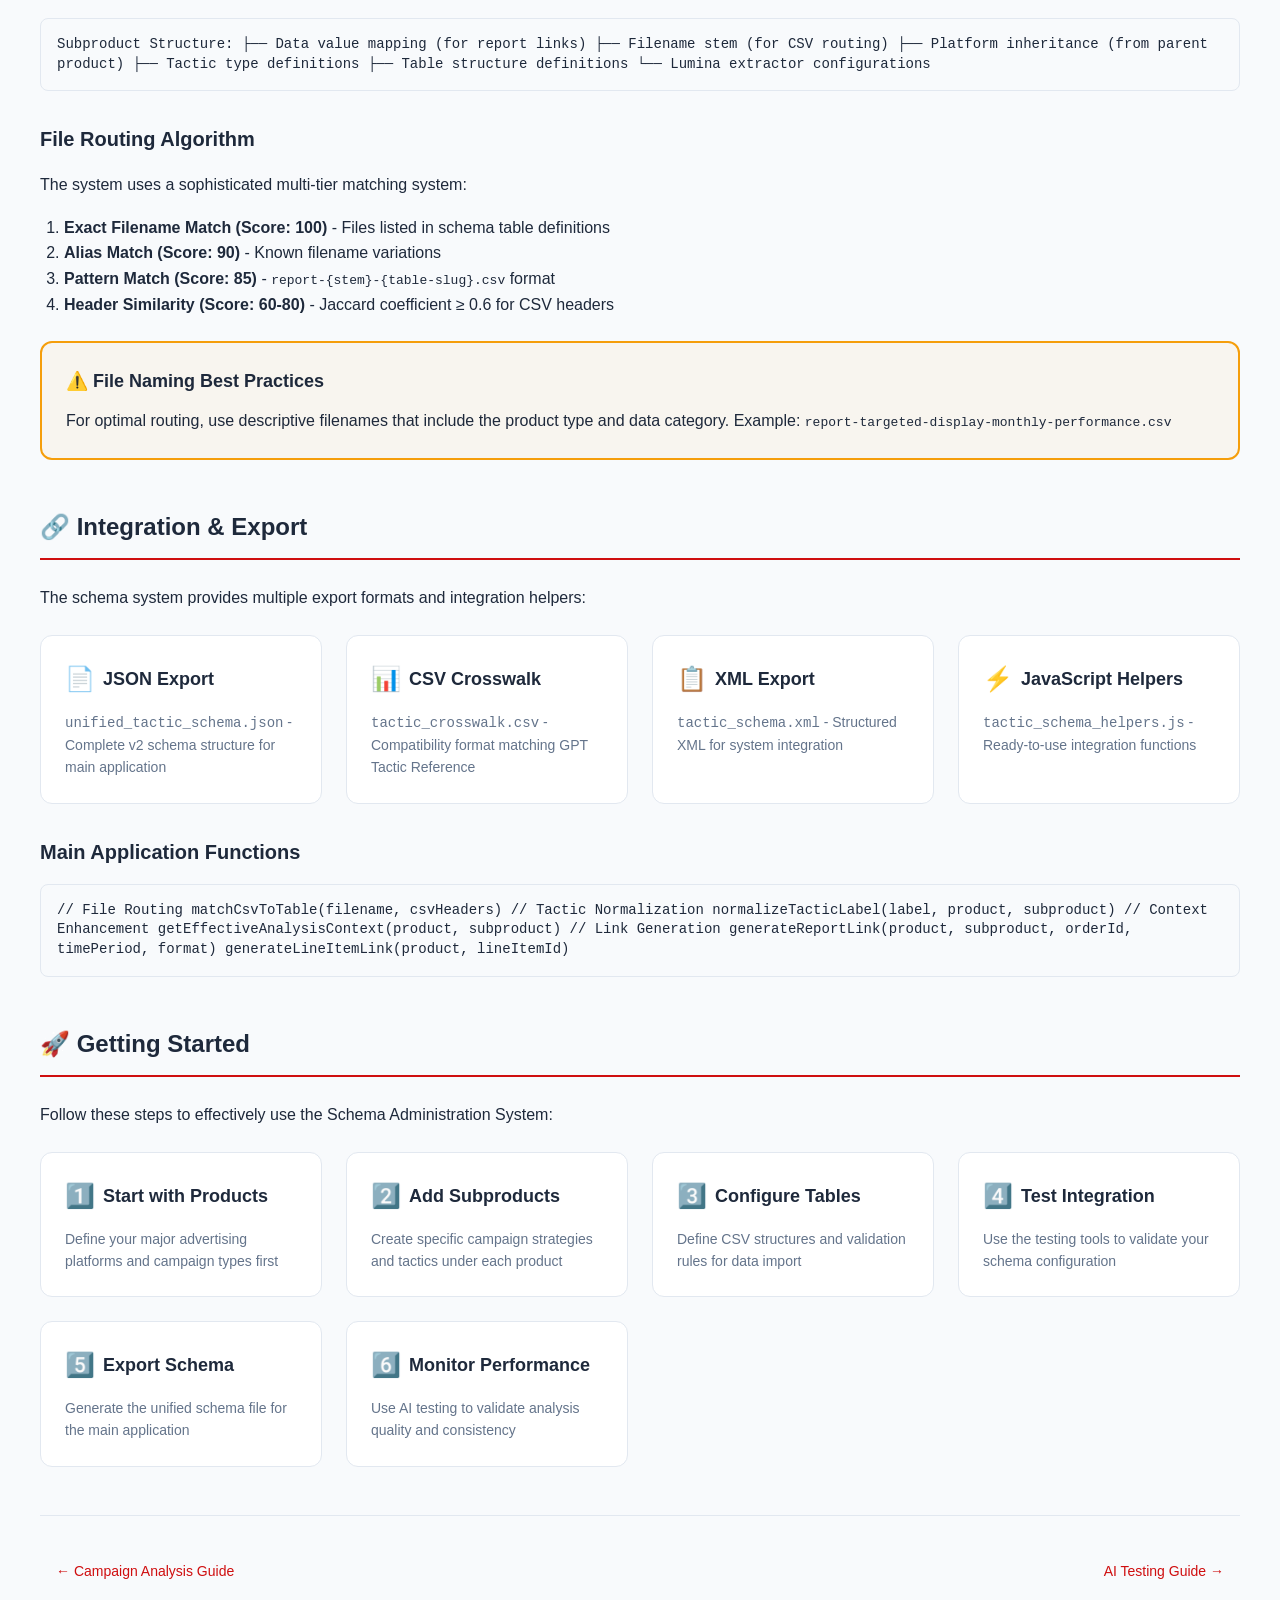
<file: docs/schema-admin/index.html>
<!DOCTYPE html>
<html lang="en">
<head>
    <meta charset="UTF-8">
    <meta name="viewport" content="width=device-width, initial-scale=1.0">
    <title>Schema Administration - Report.AI Documentation</title>
    <link rel="stylesheet" href="../../context/creative-docs/design-tokens.css">
    <style>
        /* Documentation Styles - Following Design System */
        :root {
            --doc-max-width: 1200px;
        }

        body {
            font-family: -apple-system, BlinkMacSystemFont, 'Segoe UI', 'Roboto', 'Oxygen', 'Ubuntu', 'Cantarell', sans-serif;
            background: var(--bg-canvas);
            color: var(--text-primary);
            line-height: 1.6;
            margin: 0;
            padding: 0;
        }

        /* Header */
        .docs-header {
            background: linear-gradient(135deg, #f8fafc 0%, #e2e8f0 100%);
            border-bottom: 1px solid var(--border-default);
            padding: var(--space-8);
        }

        .header-content {
            max-width: var(--doc-max-width);
            margin: 0 auto;
            display: flex;
            justify-content: space-between;
            align-items: center;
        }

        .docs-title {
            font-size: var(--text-title-2xl-size);
            font-weight: var(--text-title-2xl-weight);
            color: var(--text-primary);
            margin: 0 0 var(--space-2) 0;
        }

        .docs-subtitle {
            font-size: var(--text-body-lg-size);
            color: var(--text-secondary);
            margin: 0;
        }

        .breadcrumb {
            font-size: var(--text-body-sm-size);
            color: var(--text-secondary);
        }

        .breadcrumb a {
            color: #CF0E0F;
            text-decoration: none;
        }

        .breadcrumb a:hover {
            text-decoration: underline;
        }

        /* Container */
        .docs-container {
            max-width: var(--doc-max-width);
            margin: 0 auto;
            padding: var(--space-8);
        }

        /* Navigation Cards */
        .nav-grid {
            display: grid;
            grid-template-columns: repeat(auto-fit, minmax(320px, 1fr));
            gap: var(--space-6);
            margin: var(--space-8) 0;
        }

        .nav-card {
            background: var(--bg-surface);
            border: 2px solid var(--border-default);
            border-radius: var(--radii-lg);
            padding: var(--space-6);
            text-decoration: none;
            color: inherit;
            transition: all var(--duration-normal);
            display: block;
        }

        .nav-card:hover {
            border-color: #CF0E0F;
            transform: translateY(-2px);
            box-shadow: var(--shadow-lg);
        }

        .nav-card .icon {
            font-size: 2.5rem;
            margin-bottom: var(--space-4);
            display: block;
        }

        .nav-card h3 {
            font-size: var(--text-title-md-size);
            font-weight: var(--text-title-md-weight);
            color: var(--text-primary);
            margin: 0 0 var(--space-2) 0;
        }

        .nav-card p {
            color: var(--text-secondary);
            margin: 0 0 var(--space-4) 0;
            font-size: var(--text-body-sm-size);
            line-height: 1.6;
        }

        .nav-card .features {
            list-style: none;
            padding: 0;
            margin: 0;
        }

        .nav-card .features li {
            font-size: var(--text-body-xs-size);
            color: var(--text-secondary);
            margin-bottom: var(--space-1);
            padding-left: var(--space-4);
            position: relative;
        }

        .nav-card .features li:before {
            content: "•";
            color: #CF0E0F;
            position: absolute;
            left: 0;
        }

        /* Content Sections */
        .content-section {
            margin: var(--space-12) 0;
        }

        .content-section h2 {
            font-size: var(--text-title-lg-size);
            font-weight: var(--text-title-lg-weight);
            color: var(--text-primary);
            margin: 0 0 var(--space-6) 0;
            padding-bottom: var(--space-3);
            border-bottom: 2px solid #CF0E0F;
            display: flex;
            align-items: center;
            gap: var(--space-3);
        }

        .content-section h3 {
            font-size: var(--text-title-md-size);
            font-weight: var(--text-title-md-weight);
            color: var(--text-primary);
            margin: var(--space-8) 0 var(--space-4) 0;
        }

        .content-section p {
            margin-bottom: var(--space-4);
            line-height: 1.7;
        }

        /* Schema Hierarchy Diagram */
        .hierarchy-diagram {
            background: var(--bg-surface);
            border: 2px solid var(--border-default);
            border-radius: var(--radii-lg);
            padding: var(--space-8);
            margin: var(--space-6) 0;
            text-align: center;
        }

        .hierarchy-level {
            margin: var(--space-6) 0;
            position: relative;
        }

        .hierarchy-level:not(:last-child):after {
            content: "↓";
            font-size: 2rem;
            color: #CF0E0F;
            display: block;
            margin-top: var(--space-3);
        }

        .hierarchy-box {
            display: inline-block;
            background: linear-gradient(135deg, #CF0E0F, #A00B0C);
            color: white;
            padding: var(--space-4) var(--space-6);
            border-radius: var(--radii-md);
            font-size: var(--text-title-sm-size);
            font-weight: var(--text-title-sm-weight);
            box-shadow: var(--shadow-md);
        }

        .hierarchy-examples {
            font-size: var(--text-body-sm-size);
            color: var(--text-secondary);
            margin-top: var(--space-2);
        }

        /* Feature Grid */
        .feature-grid {
            display: grid;
            grid-template-columns: repeat(auto-fit, minmax(280px, 1fr));
            gap: var(--space-6);
            margin: var(--space-6) 0;
        }

        .feature-card {
            background: var(--bg-surface);
            border: 1px solid var(--border-default);
            border-radius: var(--radii-md);
            padding: var(--space-6);
            transition: all var(--duration-normal);
        }

        .feature-card:hover {
            border-color: #CF0E0F;
            transform: translateY(-2px);
            box-shadow: var(--shadow-lg);
        }

        .feature-card h4 {
            margin: 0 0 var(--space-3) 0;
            display: flex;
            align-items: center;
            gap: var(--space-2);
            font-size: var(--text-title-sm-size);
            font-weight: var(--text-title-sm-weight);
        }

        .feature-card .icon {
            font-size: 1.5rem;
        }

        .feature-card p {
            margin: 0;
            color: var(--text-secondary);
            font-size: var(--text-body-sm-size);
            line-height: 1.6;
        }

        /* Info Boxes */
        .info-box {
            border: 2px solid var(--border-default);
            border-radius: var(--radii-md);
            padding: var(--space-6);
            margin: var(--space-6) 0;
        }

        .info-box.tip {
            border-color: #10b981;
            background: rgba(16, 185, 129, 0.05);
        }

        .info-box.warning {
            border-color: #f59e0b;
            background: rgba(245, 158, 11, 0.05);
        }

        .info-box h4 {
            display: flex;
            align-items: center;
            gap: var(--space-2);
            margin: 0 0 var(--space-3) 0;
            font-size: var(--text-title-sm-size);
            font-weight: var(--text-title-sm-weight);
        }

        .info-box p {
            margin: 0;
            line-height: 1.6;
        }

        /* Code blocks */
        .code-block {
            background: #f8fafc;
            border: 1px solid var(--border-default);
            border-radius: var(--radii-sm);
            padding: var(--space-4);
            margin: var(--space-4) 0;
            font-family: 'Monaco', 'Menlo', 'Ubuntu Mono', monospace;
            font-size: var(--text-body-sm-size);
            color: var(--text-primary);
            overflow-x: auto;
            line-height: 1.4;
        }

        /* Access Panel */
        .access-panel {
            background: linear-gradient(135deg, #CF0E0F 0%, #A00B0C 100%);
            color: white;
            padding: var(--space-8);
            border-radius: var(--radii-lg);
            margin: var(--space-8) 0;
            text-align: center;
        }

        .access-panel h3 {
            margin: 0 0 var(--space-4) 0;
            font-size: var(--text-title-lg-size);
            font-weight: var(--text-title-lg-weight);
        }

        .access-panel p {
            margin: 0 0 var(--space-6) 0;
            font-size: var(--text-body-lg-size);
            opacity: 0.9;
        }

        .access-btn {
            background: white;
            color: #CF0E0F;
            padding: var(--space-4) var(--space-8);
            border: none;
            border-radius: var(--radii-md);
            font-size: var(--text-body-md-size);
            font-weight: 600;
            text-decoration: none;
            display: inline-block;
            transition: all var(--duration-normal);
            box-shadow: var(--shadow-md);
        }

        .access-btn:hover {
            transform: translateY(-2px);
            box-shadow: var(--shadow-lg);
        }

        /* Navigation */
        .page-nav {
            display: flex;
            justify-content: space-between;
            align-items: center;
            padding: var(--space-8) 0;
            border-top: 1px solid var(--border-default);
            margin-top: var(--space-12);
        }

        .nav-link {
            display: flex;
            align-items: center;
            gap: var(--space-2);
            color: #CF0E0F;
            text-decoration: none;
            font-size: var(--text-body-sm-size);
            font-weight: 500;
            padding: var(--space-3) var(--space-4);
            border-radius: var(--radii-sm);
            transition: all var(--duration-normal);
        }

        .nav-link:hover {
            background: rgba(207, 14, 15, 0.05);
        }

        /* Responsive */
        @media (max-width: 768px) {
            .docs-container {
                padding: var(--space-4);
            }

            .header-content {
                flex-direction: column;
                align-items: flex-start;
                gap: var(--space-2);
            }

            .nav-grid {
                grid-template-columns: 1fr;
            }

            .feature-grid {
                grid-template-columns: 1fr;
            }
        }

        /* Hide scrollbars */
        .code-block {
            scrollbar-width: none;
            -ms-overflow-style: none;
        }

        .code-block::-webkit-scrollbar {
            display: none;
        }
    </style>
</head>
<body>
    <header class="docs-header">
        <div class="header-content">
            <div>
                <nav class="breadcrumb" aria-label="Breadcrumb">
                    <a href="../">Documentation</a> > <span>Schema Administration</span>
                </nav>
                <h1 class="docs-title">Schema Administration</h1>
                <p class="docs-subtitle">Manage campaign data structures and tactic hierarchies</p>
            </div>
        </div>
    </header>

    <div class="docs-container">
        <!-- Quick Access Panel -->
        <div class="access-panel">
            <h3>🚀 Access Schema Admin</h3>
            <p>Ready to manage your campaign schema? Jump directly to the administration interface.</p>
            <a href="../../schema-admin/" class="access-btn" target="_blank">Open Schema Admin →</a>
        </div>

        <!-- Tool Navigation -->
        <div class="nav-grid">
            <a href="../../schema-admin/" class="nav-card" target="_blank">
                <span class="icon">⚙️</span>
                <h3>Schema Admin Interface</h3>
                <p>Main administration panel for managing products, subproducts, and tactic configurations.</p>
                <ul class="features">
                    <li>Product hierarchy management</li>
                    <li>Tactic type configuration</li>
                    <li>CSV table definitions</li>
                    <li>Real-time validation</li>
                </ul>
            </a>

            <a href="ai-testing/" class="nav-card">
                <span class="icon">🧪</span>
                <h3>AI Testing</h3>
                <p>Test AI models, validate report sections, and ensure output quality and consistency.</p>
                <ul class="features">
                    <li>Model performance testing</li>
                    <li>Output quality validation</li>
                    <li>Section-specific testing</li>
                    <li>Consistency verification</li>
                </ul>
            </a>

            <a href="sections-manager/" class="nav-card">
                <span class="icon">📑</span>
                <h3>Report Sections</h3>
                <p>Configure custom sections for AI-generated reports and customize output structure.</p>
                <ul class="features">
                    <li>Section configuration</li>
                    <li>Template management</li>
                    <li>Output customization</li>
                    <li>Structure validation</li>
                </ul>
            </a>

            <a href="schema-export/" class="nav-card">
                <span class="icon">💾</span>
                <h3>Schema Export</h3>
                <p>Export, import, and backup schema configurations with comprehensive data management.</p>
                <ul class="features">
                    <li>Multi-format export</li>
                    <li>Schema backup/restore</li>
                    <li>Version management</li>
                    <li>Integration helpers</li>
                </ul>
            </a>
        </div>

        <!-- Overview Section -->
        <section class="content-section">
            <h2>🏗️ Overview</h2>
            <p>The Schema Administration System is the backbone of Report.AI's intelligent campaign analysis. It manages the hierarchical structure that enables automatic tactic detection, smart file routing, and enhanced AI context generation.</p>

            <div class="hierarchy-diagram">
                <div class="hierarchy-level">
                    <div class="hierarchy-box">Product</div>
                    <div class="hierarchy-examples">Facebook, YouTube, MadHive, etc.</div>
                </div>
                <div class="hierarchy-level">
                    <div class="hierarchy-box">Subproduct</div>
                    <div class="hierarchy-examples">Blended Tactics, Targeted Display, Video Campaigns</div>
                </div>
                <div class="hierarchy-level">
                    <div class="hierarchy-box">Tactic Type</div>
                    <div class="hierarchy-examples">Monthly Performance, Demographic Data, Creative Analysis</div>
                </div>
            </div>

            <div class="info-box tip">
                <h4>💡 Schema Version 2</h4>
                <p>The current schema system uses a hierarchical Product → Subproduct → Tactic Type structure with advanced features like context inheritance, alias resolution, and deterministic file routing.</p>
            </div>
        </section>

        <!-- Key Features -->
        <section class="content-section">
            <h2>✨ Key Features</h2>
            
            <div class="feature-grid">
                <div class="feature-card">
                    <h4><span class="icon">🎯</span>Automatic Tactic Detection</h4>
                    <p>Intelligently identifies campaign tactics from Lumina data using enhanced mapping algorithms with product variations and naming consistency handling.</p>
                </div>

                <div class="feature-card">
                    <h4><span class="icon">📁</span>Smart File Routing</h4>
                    <p>Multi-tier CSV matching system using filename patterns, exact matches, aliases, and header similarity with Jaccard coefficient scoring.</p>
                </div>

                <div class="feature-card">
                    <h4><span class="icon">🤖</span>AI Context Enhancement</h4>
                    <p>Hierarchical context inheritance with platform clusters, benchmarks, and guidelines merged across product hierarchy levels.</p>
                </div>

                <div class="feature-card">
                    <h4><span class="icon">🔗</span>Platform Integration</h4>
                    <p>Dynamic link generation for Lumina platform with product slugification, time period mapping, and Wide Orbit integration.</p>
                </div>

                <div class="feature-card">
                    <h4><span class="icon">🏷️</span>Alias Management</h4>
                    <p>Multi-level alias resolution with product-level glossary and subproduct-specific tactic types for consistent normalization.</p>
                </div>

                <div class="feature-card">
                    <h4><span class="icon">📊</span>Table Definitions</h4>
                    <p>Complete CSV structure definitions with headers, validation rules, and data-table-slug attributes for deterministic routing.</p>
                </div>
            </div>
        </section>

        <!-- How It Works -->
        <section class="content-section">
            <h2>⚙️ How It Works</h2>
            
            <h3>Product-Level Management</h3>
            <p>Products represent major advertising platforms or campaign types. Each product includes:</p>
            
            <div class="feature-grid">
                <div class="feature-card">
                    <h4><span class="icon">🏢</span>Platform Clusters</h4>
                    <p>Supported advertising platforms (Facebook, YouTube, MadHive, etc.)</p>
                </div>
                <div class="feature-card">
                    <h4><span class="icon">📺</span>Supported Mediums</h4>
                    <p>Display, Video, Audio, CTV, OTT campaign types</p>
                </div>
                <div class="feature-card">
                    <h4><span class="icon">📈</span>Key Performance Indicators</h4>
                    <p>CPM, CTR, Conversions, Completion Rate metrics</p>
                </div>
                <div class="feature-card">
                    <h4><span class="icon">🏷️</span>Tactic Aliases</h4>
                    <p>Glossary for normalizing tactic names (RON → Run of Network)</p>
                </div>
            </div>

            <h3>Subproduct-Level Management</h3>
            <p>Subproducts define specific campaign strategies within products:</p>

            <div class="code-block">
Subproduct Structure:
├── Data value mapping (for report links)
├── Filename stem (for CSV routing)
├── Platform inheritance (from parent product)
├── Tactic type definitions
├── Table structure definitions
└── Lumina extractor configurations
            </div>

            <h3>File Routing Algorithm</h3>
            <p>The system uses a sophisticated multi-tier matching system:</p>

            <ol style="padding-left: var(--space-6);">
                <li><strong>Exact Filename Match (Score: 100)</strong> - Files listed in schema table definitions</li>
                <li><strong>Alias Match (Score: 90)</strong> - Known filename variations</li>
                <li><strong>Pattern Match (Score: 85)</strong> - <code>report-{stem}-{table-slug}.csv</code> format</li>
                <li><strong>Header Similarity (Score: 60-80)</strong> - Jaccard coefficient ≥ 0.6 for CSV headers</li>
            </ol>

            <div class="info-box warning">
                <h4>⚠️ File Naming Best Practices</h4>
                <p>For optimal routing, use descriptive filenames that include the product type and data category. Example: <code>report-targeted-display-monthly-performance.csv</code></p>
            </div>
        </section>

        <!-- Integration -->
        <section class="content-section">
            <h2>🔗 Integration & Export</h2>
            <p>The schema system provides multiple export formats and integration helpers:</p>

            <div class="feature-grid">
                <div class="feature-card">
                    <h4><span class="icon">📄</span>JSON Export</h4>
                    <p><code>unified_tactic_schema.json</code> - Complete v2 schema structure for main application</p>
                </div>
                <div class="feature-card">
                    <h4><span class="icon">📊</span>CSV Crosswalk</h4>
                    <p><code>tactic_crosswalk.csv</code> - Compatibility format matching GPT Tactic Reference</p>
                </div>
                <div class="feature-card">
                    <h4><span class="icon">📋</span>XML Export</h4>
                    <p><code>tactic_schema.xml</code> - Structured XML for system integration</p>
                </div>
                <div class="feature-card">
                    <h4><span class="icon">⚡</span>JavaScript Helpers</h4>
                    <p><code>tactic_schema_helpers.js</code> - Ready-to-use integration functions</p>
                </div>
            </div>

            <h3>Main Application Functions</h3>
            <div class="code-block">
// File Routing
matchCsvToTable(filename, csvHeaders)

// Tactic Normalization  
normalizeTacticLabel(label, product, subproduct)

// Context Enhancement
getEffectiveAnalysisContext(product, subproduct)

// Link Generation
generateReportLink(product, subproduct, orderId, timePeriod, format)
generateLineItemLink(product, lineItemId)
            </div>
        </section>

        <!-- Getting Started -->
        <section class="content-section">
            <h2>🚀 Getting Started</h2>
            <p>Follow these steps to effectively use the Schema Administration System:</p>

            <div class="feature-grid">
                <div class="feature-card">
                    <h4><span class="icon">1️⃣</span>Start with Products</h4>
                    <p>Define your major advertising platforms and campaign types first</p>
                </div>
                <div class="feature-card">
                    <h4><span class="icon">2️⃣</span>Add Subproducts</h4>
                    <p>Create specific campaign strategies and tactics under each product</p>
                </div>
                <div class="feature-card">
                    <h4><span class="icon">3️⃣</span>Configure Tables</h4>
                    <p>Define CSV structures and validation rules for data import</p>
                </div>
                <div class="feature-card">
                    <h4><span class="icon">4️⃣</span>Test Integration</h4>
                    <p>Use the testing tools to validate your schema configuration</p>
                </div>
                <div class="feature-card">
                    <h4><span class="icon">5️⃣</span>Export Schema</h4>
                    <p>Generate the unified schema file for the main application</p>
                </div>
                <div class="feature-card">
                    <h4><span class="icon">6️⃣</span>Monitor Performance</h4>
                    <p>Use AI testing to validate analysis quality and consistency</p>
                </div>
            </div>
        </section>

        <nav class="page-nav">
            <a href="../reporting/" class="nav-link">← Campaign Analysis Guide</a>
            <a href="ai-testing/" class="nav-link">AI Testing Guide →</a>
        </nav>
    </div>

    <script>
        // Add some interactivity for better UX
        document.addEventListener('DOMContentLoaded', function() {
            // Smooth scrolling for anchor links
            document.querySelectorAll('a[href^="#"]').forEach(anchor => {
                anchor.addEventListener('click', function (e) {
                    e.preventDefault();
                    const target = document.querySelector(this.getAttribute('href'));
                    if (target) {
                        target.scrollIntoView({
                            behavior: 'smooth',
                            block: 'start'
                        });
                    }
                });
            });

            // Add hover effects for better feedback
            const cards = document.querySelectorAll('.nav-card, .feature-card');
            cards.forEach(card => {
                card.addEventListener('mouseenter', function() {
                    this.style.transform = 'translateY(-4px)';
                });
                
                card.addEventListener('mouseleave', function() {
                    this.style.transform = 'translateY(0)';
                });
            });
        });
    </script>
</body>
</html>
</file>
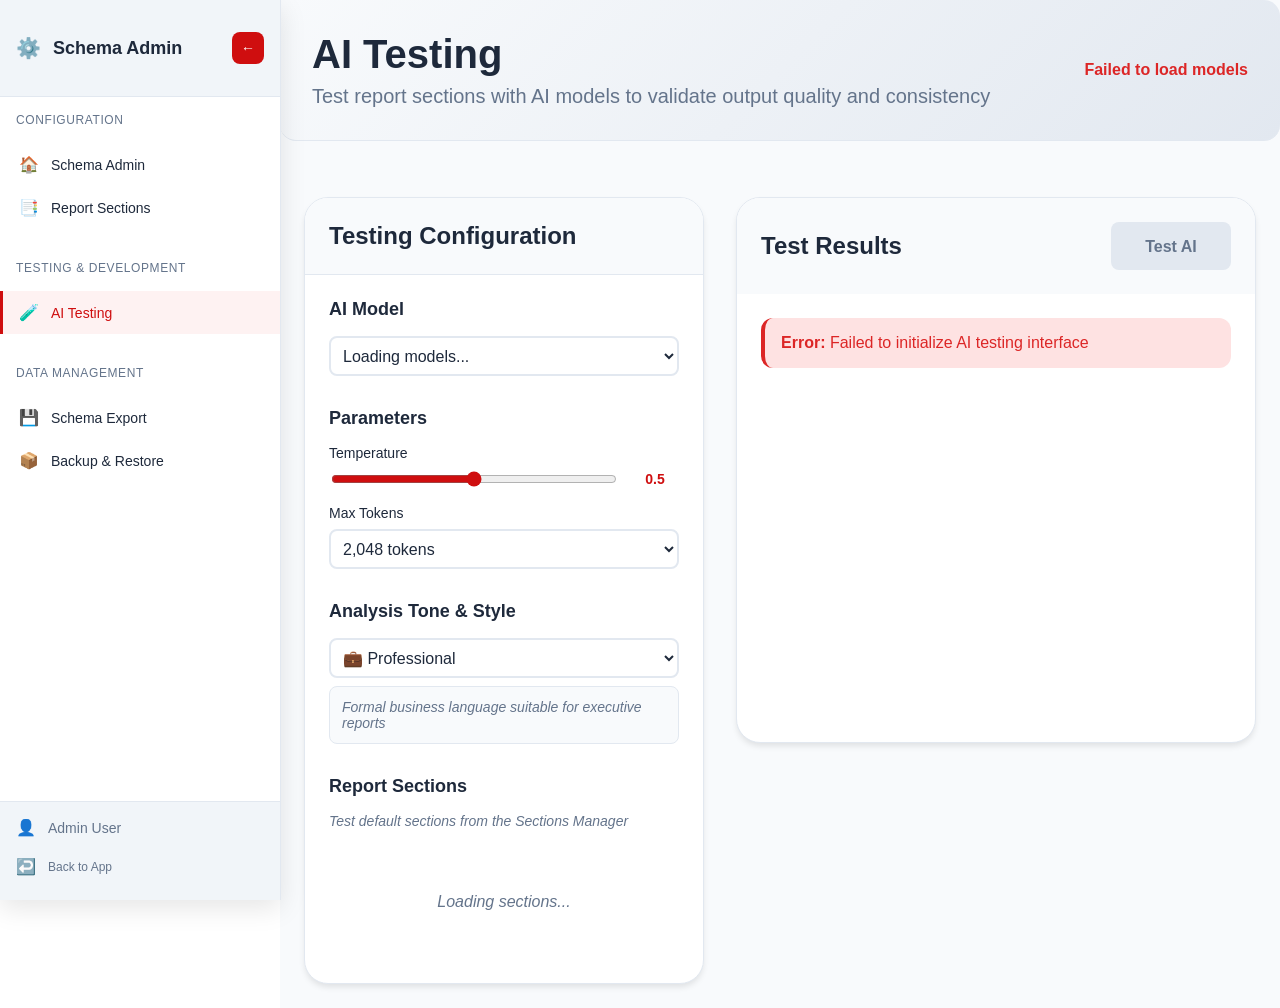
<file: schema-admin/ai-testing/index.html>
<!DOCTYPE html>
<html lang="en">
<head>
    <meta charset="UTF-8">
    <meta name="viewport" content="width=device-width, initial-scale=1.0">
    <title>AI Testing - Schema Admin</title>
    <link rel="stylesheet" href="../../context/creative-docs/design-tokens.css">
    <link rel="stylesheet" href="../admin-fixes.css">
    <link rel="stylesheet" href="../admin-nav.css">
    <style>
        /* AI Testing Interface - Following Design System */
        .testing-container {
            max-width: 1400px;
            margin: 0 auto;
            padding: var(--space-6);
        }

        .page-header {
            background: linear-gradient(135deg, #f8fafc 0%, #e2e8f0 100%);
            border-bottom: 1px solid #e2e8f0;
            padding: var(--space-8);
            margin-bottom: var(--space-8);
            border-radius: var(--radii-lg);
        }

        .header-content {
            display: flex;
            justify-content: space-between;
            align-items: center;
            max-width: 1400px;
            margin: 0 auto;
        }

        .page-title {
            font-size: var(--text-title-2xl-size);
            font-weight: var(--text-title-2xl-weight);
            color: var(--text-primary);
            margin: 0 0 var(--space-2) 0;
        }

        .page-subtitle {
            font-size: var(--text-body-lg-size);
            color: var(--text-secondary);
            margin: 0;
        }

        .testing-grid {
            display: grid;
            grid-template-columns: 400px 1fr;
            gap: var(--space-8);
            align-items: start;
        }

        .controls-panel {
            background: white;
            border: 1px solid #e2e8f0;
            border-radius: var(--radii-xl);
            overflow: hidden;
            box-shadow: 0 4px 6px -1px rgba(0, 0, 0, 0.1);
            position: sticky;
            top: var(--space-6);
        }

        .panel-header {
            background: #f8fafc;
            border-bottom: 1px solid #e2e8f0;
            padding: var(--space-6);
        }

        .panel-header h3 {
            font-size: var(--text-title-lg-size);
            font-weight: var(--text-title-lg-weight);
            color: var(--text-primary);
            margin: 0;
        }

        .panel-content {
            padding: var(--space-6);
        }

        .config-section {
            margin-bottom: var(--space-8);
        }

        .config-section:last-child {
            margin-bottom: 0;
        }

        .section-label {
            display: block;
            font-size: var(--text-title-sm-size);
            font-weight: var(--text-title-sm-weight);
            color: var(--text-primary);
            margin-bottom: var(--space-4);
        }

        .section-description {
            font-size: var(--text-body-sm-size);
            color: var(--text-secondary);
            margin-bottom: var(--space-4);
            font-style: italic;
        }

        .form-group {
            margin-bottom: var(--space-4);
        }

        .form-group label {
            display: block;
            margin-bottom: var(--space-2);
            font-weight: 500;
            font-size: var(--text-body-sm-size);
            color: var(--text-primary);
        }

        .form-select {
            width: 100%;
            padding: var(--space-2);
            border: 2px solid #e2e8f0;
            border-radius: var(--radii-sm);
            font-size: var(--text-body-md-size);
            color: var(--text-primary);
            background: white;
            transition: border-color 0.2s ease;
            line-height: 1.4;
        }

        .form-select:focus {
            outline: none;
            border-color: #CF0E0F;
            box-shadow: 0 0 0 3px rgba(207, 14, 15, 0.1);
        }

        .slider-group {
            display: flex;
            align-items: center;
            gap: var(--space-3);
        }

        .slider-group input[type="range"] {
            flex: 1;
            accent-color: #CF0E0F;
        }

        .slider-value {
            min-width: 3rem;
            text-align: center;
            font-weight: 600;
            color: #CF0E0F;
            font-size: var(--text-body-sm-size);
        }

        .scenario-grid {
            display: grid;
            grid-template-columns: 1fr;
            gap: var(--space-3);
        }

        .scenario-card {
            background: white;
            border: 2px solid #e2e8f0;
            border-radius: var(--radii-md);
            padding: var(--space-4);
            cursor: pointer;
            transition: all 0.2s ease;
        }

        .scenario-card:hover {
            border-color: #CF0E0F;
            transform: translateY(-2px);
            box-shadow: 0 8px 25px rgba(0,0,0,0.1);
        }

        .scenario-card.active {
            border-color: #CF0E0F;
            box-shadow: 0 0 0 1px #CF0E0F;
        }

        .scenario-title {
            margin: 0 0 var(--space-2) 0;
            font-size: var(--text-title-sm-size);
            font-weight: var(--text-title-sm-weight);
            color: var(--text-primary);
        }

        .scenario-description {
            font-size: var(--text-body-sm-size);
            color: var(--text-secondary);
            margin: 0 0 var(--space-2) 0;
            line-height: 1.5;
        }

        .section-key {
            display: inline-block;
            font-family: monospace;
            font-size: var(--text-body-xs-size);
            color: var(--text-secondary);
            background: #f1f5f9;
            padding: 2px 6px;
            border-radius: var(--radii-xs);
        }

        .loading-placeholder {
            text-align: center;
            padding: var(--space-12);
            color: var(--text-secondary);
            font-style: italic;
        }

        .loading-placeholder a {
            color: #CF0E0F;
            text-decoration: none;
        }

        .loading-placeholder a:hover {
            text-decoration: underline;
        }

        .test-controls {
            display: flex;
            gap: var(--space-3);
        }

        .test-btn {
            padding: var(--space-4) var(--space-6);
            border: none;
            border-radius: var(--radii-sm);
            font-weight: 600;
            cursor: pointer;
            transition: all 0.2s ease;
            font-size: var(--text-body-md-size);
            min-width: 120px;
            white-space: nowrap;
        }

        .test-btn.primary {
            background: #CF0E0F;
            color: white;
        }

        .test-btn.primary:hover {
            background: #A00B0C;
        }

        .test-btn.primary:disabled {
            background: #e2e8f0;
            color: var(--text-secondary);
            cursor: not-allowed;
        }

        .test-btn.secondary {
            background: white;
            color: var(--text-primary);
            border: 1px solid #e2e8f0;
        }

        .test-btn.secondary:hover {
            background: #f8fafc;
        }

        .results-panel {
            background: white;
            border: 1px solid #e2e8f0;
            border-radius: var(--radii-xl);
            overflow: hidden;
            box-shadow: 0 4px 6px -1px rgba(0, 0, 0, 0.1);
        }

        .results-header {
            background: #f8fafc;
            padding: var(--space-6);
            display: flex;
            justify-content: space-between;
            align-items: center;
        }

        .results-header h3 {
            font-size: var(--text-title-lg-size);
            font-weight: var(--text-title-lg-weight);
            color: var(--text-primary);
            margin: 0;
        }

        .results-content-area {
            padding: var(--space-6);
            min-height: 400px;
        }

        .results-placeholder {
            display: flex;
            flex-direction: column;
            align-items: center;
            justify-content: center;
            height: 300px;
            color: var(--text-secondary);
            text-align: center;
        }

        .results-content h4 {
            margin: 0 0 var(--space-4) 0;
            font-size: var(--text-title-md-size);
            font-weight: var(--text-title-md-weight);
            color: var(--text-primary);
        }

        .results-meta {
            display: flex;
            gap: var(--space-4);
            margin-bottom: var(--space-6);
            font-size: var(--text-body-sm-size);
            color: var(--text-secondary);
            flex-wrap: wrap;
        }

        .results-meta span {
            background: #f1f5f9;
            padding: var(--space-1) var(--space-2);
            border-radius: var(--radii-xs);
        }

        .section-info {
            margin-bottom: var(--space-6);
            padding: var(--space-4);
            background: #f8fafc;
            border-radius: var(--radii-md);
            border-left: 3px solid #CF0E0F;
        }

        .section-key-badge {
            display: inline-block;
            margin-left: var(--space-2);
            font-family: monospace;
            font-size: var(--text-body-xs-size);
            color: var(--text-secondary);
            background: #f1f5f9;
            padding: 2px 6px;
            border-radius: var(--radii-xs);
        }

        .ai-response {
            white-space: pre-wrap;
            line-height: 1.7;
            font-size: var(--text-body-md-size);
        }

        .ai-response h2, .ai-response h3, .ai-response h4 {
            color: var(--text-primary);
            margin-top: var(--space-6);
            margin-bottom: var(--space-3);
        }

        .ai-response strong {
            color: var(--text-primary);
        }

        .results-loading {
            display: flex;
            flex-direction: column;
            align-items: center;
            justify-content: center;
            height: 300px;
            color: var(--text-secondary);
        }

        .loading-spinner {
            width: 32px;
            height: 32px;
            border: 3px solid #f1f5f9;
            border-top: 3px solid #CF0E0F;
            border-radius: 50%;
            animation: spin 1s linear infinite;
            margin-bottom: var(--space-4);
        }

        @keyframes spin {
            0% { transform: rotate(0deg); }
            100% { transform: rotate(360deg); }
        }

        .error-message {
            color: #dc2626;
            background: #fee2e2;
            padding: var(--space-4);
            border-radius: var(--radii-md);
            border-left: 4px solid #dc2626;
        }

        /* All Sections Test Results */
        .section-result {
            border: 1px solid #e2e8f0;
            border-radius: var(--radii-md);
            padding: var(--space-4);
            margin-bottom: var(--space-3);
            transition: all 0.2s ease;
        }

        .section-result.success {
            border-left: 4px solid #10b981;
            background: #f0fdf4;
        }

        .section-result.failed {
            border-left: 4px solid #dc2626;
            background: #fef2f2;
        }

        .section-result h5 {
            margin: 0 0 var(--space-3) 0;
            display: flex;
            align-items: center;
            gap: var(--space-2);
        }

        .test-status {
            font-size: var(--text-body-lg-size);
            font-weight: bold;
            margin-left: auto;
        }

        .test-status.success {
            color: #10b981;
        }

        .test-status.failed {
            color: #dc2626;
        }

        .section-key-badge {
            font-size: var(--text-body-xs-size);
            background: #f1f5f9;
            color: var(--text-secondary);
            padding: 2px 6px;
            border-radius: var(--radii-xs);
            font-family: monospace;
        }

        .tone-description {
            margin-top: var(--space-2);
            padding: var(--space-3);
            background: #f8fafc;
            border: 1px solid #e2e8f0;
            border-radius: var(--radii-sm);
            font-size: var(--text-body-sm-size);
            color: var(--text-secondary);
            font-style: italic;
        }

        .status-text {
            color: #10b981;
            font-weight: 600;
        }

        .status-error {
            color: #dc2626;
            font-weight: 600;
        }

        /* Responsive Design */
        @media (max-width: 768px) {
            .testing-container {
                padding: var(--space-4);
            }

            .page-header {
                padding: var(--space-6);
                margin-bottom: var(--space-6);
            }

            .header-content {
                flex-direction: column;
                gap: var(--space-4);
            }

            .testing-grid {
                grid-template-columns: 1fr;
                gap: var(--space-6);
            }

            .controls-panel {
                position: static;
            }

            .test-controls {
                flex-direction: column;
            }

            .results-meta {
                flex-direction: column;
                gap: var(--space-2);
            }
        }
    </style>
</head>
<body class="has-admin-nav">
    <div class="admin-container">
        <!-- Header -->
        <header class="page-header">
            <div class="header-content">
                <div class="page-title-section">
                    <h1 class="page-title">AI Testing</h1>
                    <p class="page-subtitle">Test report sections with AI models to validate output quality and consistency</p>
                </div>
                <div class="header-actions">
                    <div class="model-status" id="model-status">
                        <span class="status-text">Loading models...</span>
                    </div>
                </div>
            </div>
        </header>

        <!-- Main Content -->
        <div class="testing-container">
            <div class="testing-grid">
                <!-- Controls Panel -->
                <div class="controls-panel">
                    <div class="panel-header">
                        <h3>Testing Configuration</h3>
                    </div>
                    <div class="panel-content">
                        <!-- AI Model Selection -->
                        <div class="config-section">
                            <label class="section-label">AI Model</label>
                            <div class="form-group">
                                <select id="ai-model-select" class="form-select">
                                    <option value="">Loading models...</option>
                                </select>
                            </div>
                        </div>

                        <!-- Model Parameters -->
                        <div class="config-section">
                            <label class="section-label">Parameters</label>
                            <div class="form-group">
                                <label for="temperature">Temperature</label>
                                <div class="slider-group">
                                    <input type="range" id="temperature" min="0" max="1" step="0.1" value="0.5">
                                    <span id="temp-value" class="slider-value">0.5</span>
                                </div>
                            </div>
                            <div class="form-group">
                                <label for="max-tokens">Max Tokens</label>
                                <select id="max-tokens" class="form-select">
                                    <option value="1024">1,024 tokens</option>
                                    <option value="2048" selected>2,048 tokens</option>
                                    <option value="4096">4,096 tokens</option>
                                </select>
                            </div>
                        </div>

                        <!-- Analysis Tone & Style -->
                        <div class="config-section">
                            <label class="section-label">Analysis Tone & Style</label>
                            <div class="form-group">
                                <select id="analysis-tone" class="form-select">
                                    <option value="concise">🎯 Concise</option>
                                    <option value="professional" selected>💼 Professional</option>
                                    <option value="conversational">💬 Conversational</option>
                                    <option value="encouraging">📈 Encouraging</option>
                                    <option value="analytical">📊 Analytical</option>
                                    <option value="casual">👤 Casual</option>
                                </select>
                                <div class="tone-description" id="tone-description">
                                    Formal business language suitable for executive reports
                                </div>
                            </div>
                        </div>

                        <!-- Report Sections -->
                        <div class="config-section">
                            <label class="section-label">Report Sections</label>
                            <p class="section-description">Test default sections from the Sections Manager</p>
                            <div class="scenario-grid" id="sections-scenarios">
                                <div class="loading-placeholder">Loading sections...</div>
                            </div>
                        </div>

                    </div>
                </div>

                <!-- Results Panel -->
                <div class="results-panel">
                    <div class="results-header">
                        <h3>Test Results</h3>
                        <div class="test-controls">
                            <button id="run-test-btn" class="test-btn primary" disabled>Test AI</button>
                            <button id="clear-results-btn" class="test-btn secondary" style="display: none;">Clear Results</button>
                        </div>
                    </div>
                    <div class="results-content-area">
                        <div class="results-placeholder">
                            <div>
                                <p>Select a report section and click "Run Test" to see AI-generated content</p>
                                <small>Results will appear here with model configuration and response details</small>
                            </div>
                        </div>
                    </div>
                </div>
            </div>
        </div>
    </div>

    <script src="../admin-nav.js"></script>
    <script src="ai-testing.js"></script>
</body>
</html>
</file>
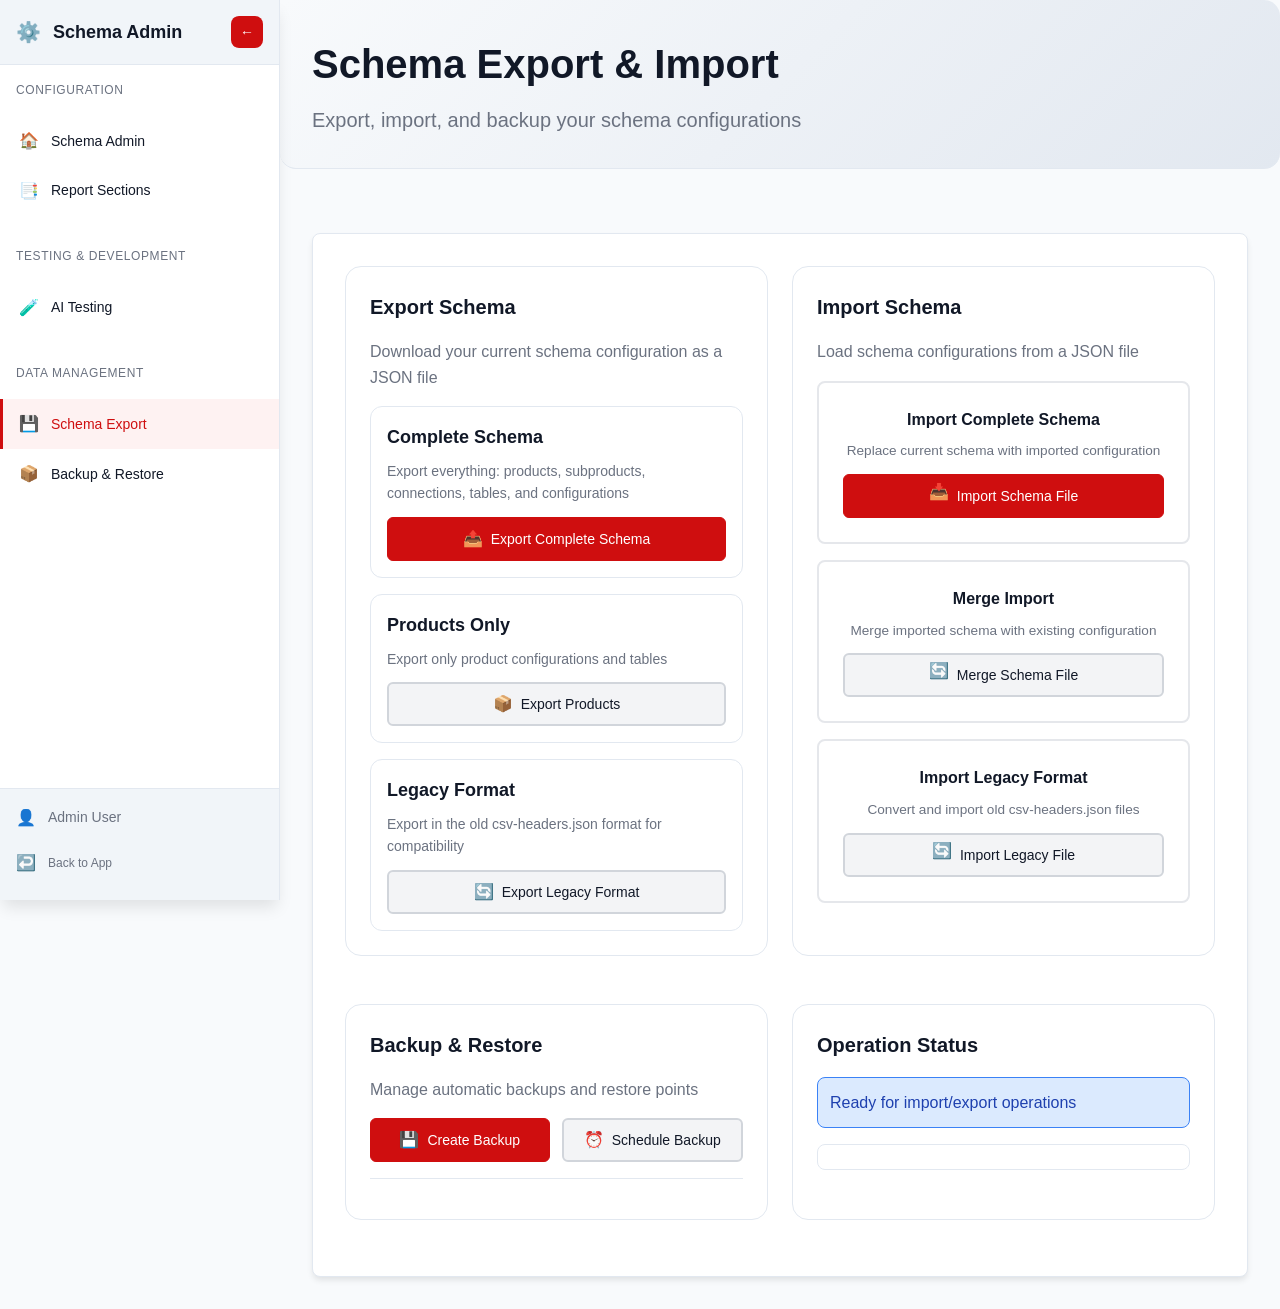
<file: schema-admin/schema-export/index.html>
<!DOCTYPE html>
<html lang="en">
<head>
    <meta charset="UTF-8">
    <meta name="viewport" content="width=device-width, initial-scale=1.0">
    <title>Schema Export - Report.AI</title>
    <link rel="stylesheet" href="../../context/creative-docs/design-tokens.css">
    <link rel="stylesheet" href="../admin-fixes.css">
    <link rel="stylesheet" href="../admin-nav.css">
    <link rel="stylesheet" href="../schema-design-system.css">
    <link rel="stylesheet" href="../admin-styles.css">
</head>
<body class="has-admin-nav">
    <div class="admin-container">
        <!-- Header -->
        <header class="page-header">
            <div class="header-content">
                <div class="page-title-section">
                    <h1 class="page-title">Schema Export & Import</h1>
                    <p class="page-subtitle">Export, import, and backup your schema configurations</p>
                </div>
            </div>
        </header>

        <div class="admin-layout">
            <!-- Main Content -->
            <main class="admin-main">
                <div class="export-import-grid">
                    <!-- Export Section -->
                    <div class="overview-card">
                        <h2 class="form-section-title">Export Schema</h2>
                        <p class="card-description">Download your current schema configuration as a JSON file</p>
                        
                        <div class="export-options">
                            <div class="export-option">
                                <h3>Complete Schema</h3>
                                <p>Export everything: products, subproducts, connections, tables, and configurations</p>
                                <button id="export-complete-btn" class="admin-btn primary">
                                    <span class="icon">📤</span> Export Complete Schema
                                </button>
                            </div>
                            
                            <div class="export-option">
                                <h3>Products Only</h3>
                                <p>Export only product configurations and tables</p>
                                <button id="export-products-btn" class="admin-btn secondary">
                                    <span class="icon">📦</span> Export Products
                                </button>
                            </div>
                            
                            <div class="export-option">
                                <h3>Legacy Format</h3>
                                <p>Export in the old csv-headers.json format for compatibility</p>
                                <button id="export-legacy-btn" class="admin-btn secondary">
                                    <span class="icon">🔄</span> Export Legacy Format
                                </button>
                            </div>
                        </div>
                    </div>

                    <!-- Import Section -->
                    <div class="overview-card">
                        <h2 class="form-section-title">Import Schema</h2>
                        <p class="card-description">Load schema configurations from a JSON file</p>
                        
                        <div class="import-options">
                            <div class="import-option">
                                <h3>Import Complete Schema</h3>
                                <p>Replace current schema with imported configuration</p>
                                <input type="file" id="import-complete-input" accept=".json" class="file-input">
                                <button id="import-complete-btn" class="admin-btn primary">
                                    <span class="icon">📥</span> Import Schema File
                                </button>
                            </div>
                            
                            <div class="import-option">
                                <h3>Merge Import</h3>
                                <p>Merge imported schema with existing configuration</p>
                                <input type="file" id="import-merge-input" accept=".json" class="file-input">
                                <button id="import-merge-btn" class="admin-btn secondary">
                                    <span class="icon">🔄</span> Merge Schema File
                                </button>
                            </div>
                            
                            <div class="import-option">
                                <h3>Import Legacy Format</h3>
                                <p>Convert and import old csv-headers.json files</p>
                                <input type="file" id="import-legacy-input" accept=".json" class="file-input">
                                <button id="import-legacy-btn" class="admin-btn secondary">
                                    <span class="icon">🔄</span> Import Legacy File
                                </button>
                            </div>
                        </div>
                    </div>

                    <!-- Backup & Restore Section -->
                    <div class="overview-card">
                        <h2 class="form-section-title">Backup & Restore</h2>
                        <p class="card-description">Manage automatic backups and restore points</p>
                        
                        <div class="backup-controls">
                            <button id="create-backup-btn" class="admin-btn primary">
                                <span class="icon">💾</span> Create Backup
                            </button>
                            <button id="auto-backup-btn" class="admin-btn secondary">
                                <span class="icon">⏰</span> Schedule Backup
                            </button>
                        </div>
                        
                        <div id="backup-history" class="backup-history">
                            <!-- Backup history will be populated here -->
                        </div>
                    </div>

                    <!-- Status & Logs Section -->
                    <div class="overview-card">
                        <h2 class="form-section-title">Operation Status</h2>
                        <div id="operation-status" class="operation-status">
                            <p class="status-message">Ready for import/export operations</p>
                        </div>
                        
                        <div id="operation-logs" class="operation-logs">
                            <!-- Operation logs will appear here -->
                        </div>
                    </div>
                </div>
            </main>
        </div>
    </div>

    <script src="../admin-nav.js"></script>
    <script src="schema-export.js"></script>
</body>
</html>
</file>
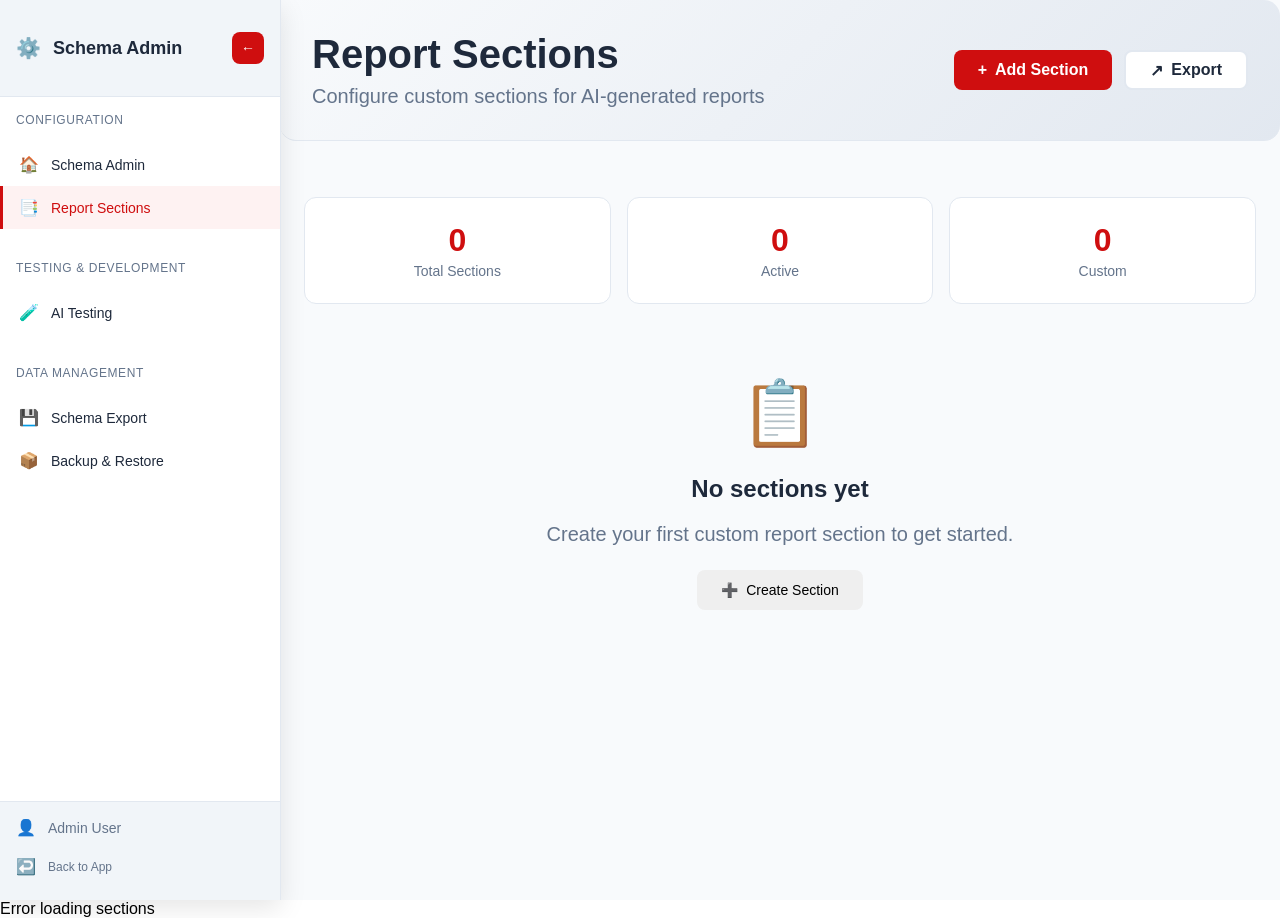
<file: schema-admin/sections-manager/index.html>
<!DOCTYPE html>
<html lang="en">
<head>
    <meta charset="UTF-8">
    <meta name="viewport" content="width=device-width, initial-scale=1.0">
    <title>Report Sections - Schema Admin</title>
    <link rel="stylesheet" href="../../context/creative-docs/design-tokens.css">
    <link rel="stylesheet" href="../admin-fixes.css">
    <link rel="stylesheet" href="../admin-nav.css">
    <style>
        /* Sections Manager - Following Design System */
        .sections-container {
            max-width: 1400px;
            margin: 0 auto;
            padding: var(--space-6);
        }

        .page-header {
            background: linear-gradient(135deg, #f8fafc 0%, #e2e8f0 100%);
            border-bottom: 1px solid #e2e8f0;
            padding: var(--space-8);
            margin-bottom: var(--space-8);
            border-radius: var(--radii-lg);
        }

        .header-content {
            display: flex;
            justify-content: space-between;
            align-items: center;
            max-width: 1400px;
            margin: 0 auto;
        }

        .page-title {
            font-size: var(--text-title-2xl-size);
            font-weight: var(--text-title-2xl-weight);
            color: var(--text-primary);
            margin: 0 0 var(--space-2) 0;
        }

        .page-subtitle {
            font-size: var(--text-body-lg-size);
            color: var(--text-secondary);
            margin: 0;
        }

        .header-actions {
            display: flex;
            gap: var(--space-3);
        }

        .admin-btn {
            padding: var(--space-4) var(--space-6);
            border: none;
            border-radius: var(--radii-sm);
            font-weight: 600;
            cursor: pointer;
            transition: all 0.2s ease;
            font-size: var(--text-body-md-size);
            text-decoration: none;
            display: inline-flex;
            align-items: center;
            gap: var(--space-2);
        }

        .admin-btn.primary {
            background: #CF0E0F;
            color: white;
        }

        .admin-btn.primary:hover {
            background: #A00B0C;
            transform: translateY(-1px);
        }

        .admin-btn.secondary {
            background: white;
            color: var(--text-primary);
            border: 2px solid #e2e8f0;
        }

        .admin-btn.secondary:hover {
            background: #f8fafc;
            border-color: #CF0E0F;
        }

        .admin-btn.danger {
            background: #dc2626;
            color: white;
        }

        .admin-btn.danger:hover {
            background: #b91c1c;
        }

        .admin-btn.small {
            padding: var(--space-2) var(--space-3);
            font-size: var(--text-body-sm-size);
        }

        /* Overview Stats */
        .sections-overview {
            margin-bottom: var(--space-8);
        }

        .overview-stats {
            display: grid;
            grid-template-columns: repeat(auto-fit, minmax(200px, 1fr));
            gap: var(--space-4);
            margin-bottom: var(--space-6);
        }

        .stat-card {
            background: white;
            border: 1px solid #e2e8f0;
            border-radius: var(--radii-md);
            padding: var(--space-6);
            text-align: center;
            transition: all 0.2s ease;
        }

        .stat-card:hover {
            border-color: #CF0E0F;
            box-shadow: 0 4px 6px -1px rgba(0, 0, 0, 0.1);
        }

        .stat-value {
            font-size: 2rem;
            font-weight: 700;
            color: #CF0E0F;
            margin-bottom: var(--space-1);
        }

        .stat-label {
            font-size: var(--text-body-sm-size);
            color: var(--text-secondary);
            font-weight: 500;
        }

        /* Sections Grid */
        .sections-grid {
            display: grid;
            grid-template-columns: repeat(auto-fill, minmax(350px, 1fr));
            gap: var(--space-4);
            margin-bottom: var(--space-6);
        }

        .section-card {
            background: white;
            border: 1px solid #e2e8f0;
            border-radius: var(--radii-lg);
            padding: var(--space-6);
            cursor: pointer;
            transition: all 0.2s ease;
            position: relative;
        }

        .section-card:hover {
            border-color: #CF0E0F;
            box-shadow: 0 8px 25px rgba(0,0,0,0.1);
            transform: translateY(-2px);
        }

        .section-card-header {
            margin-bottom: var(--space-4);
        }

        .section-card-title {
            font-size: var(--text-title-md-size);
            font-weight: var(--text-title-md-weight);
            color: var(--text-primary);
            margin: 0 0 var(--space-1) 0;
        }

        .section-card-key {
            font-size: var(--text-body-sm-size);
            color: var(--text-secondary);
            font-family: monospace;
            background: #f1f5f9;
            padding: 2px 6px;
            border-radius: var(--radii-xs);
            display: inline-block;
        }

        .section-card-desc {
            font-size: var(--text-body-sm-size);
            color: var(--text-secondary);
            margin-bottom: var(--space-4);
            line-height: 1.5;
        }

        .section-card-footer {
            display: flex;
            justify-content: space-between;
            align-items: center;
        }

        .section-badges {
            display: flex;
            gap: var(--space-2);
        }

        .section-badge {
            padding: 2px 8px;
            border-radius: var(--radii-full);
            font-size: var(--text-body-xs-size);
            font-weight: 500;
            text-transform: uppercase;
            letter-spacing: 0.5px;
        }

        .section-badge.default {
            background: #dbeafe;
            color: #1d4ed8;
        }

        .section-badge.custom {
            background: #f3e8ff;
            color: #7c3aed;
        }

        .section-order-badge {
            background: #f1f5f9;
            color: var(--text-secondary);
            padding: var(--space-1) var(--space-2);
            border-radius: var(--radii-sm);
            font-size: var(--text-body-xs-size);
            font-weight: 500;
        }

        /* Section Editor */
        .section-editor {
            display: none;
            animation: slideIn 0.3s ease;
        }

        .section-editor:not(.hidden) {
            display: block;
        }

        @keyframes slideIn {
            from {
                opacity: 0;
                transform: translateX(20px);
            }
            to {
                opacity: 1;
                transform: translateX(0);
            }
        }

        .panel {
            background: white;
            border: 1px solid #e2e8f0;
            border-radius: var(--radii-xl);
            overflow: hidden;
            box-shadow: 0 4px 6px -1px rgba(0, 0, 0, 0.1);
        }

        .panel-header {
            background: #f8fafc;
            border-bottom: 1px solid #e2e8f0;
            padding: var(--space-6);
            display: flex;
            justify-content: space-between;
            align-items: center;
        }

        .panel-header h3 {
            font-size: var(--text-title-lg-size);
            font-weight: var(--text-title-lg-weight);
            color: var(--text-primary);
            margin: 0 0 var(--space-1) 0;
        }

        .editor-actions {
            display: flex;
            gap: var(--space-2);
        }

        .panel-content {
            padding: var(--space-8);
        }

        .config-section {
            margin-bottom: var(--space-8);
            padding-bottom: var(--space-6);
            border-bottom: 1px solid #f1f5f9;
        }

        .config-section:last-child {
            border-bottom: none;
            margin-bottom: 0;
            padding-bottom: 0;
        }

        .section-label {
            display: block;
            font-size: var(--text-title-sm-size);
            font-weight: var(--text-title-sm-weight);
            color: var(--text-primary);
            margin-bottom: var(--space-4);
        }

        .form-row {
            display: grid;
            grid-template-columns: 1fr 1fr;
            gap: var(--space-4);
            margin-bottom: var(--space-4);
        }

        .form-group {
            display: flex;
            flex-direction: column;
        }

        .form-group label {
            font-size: var(--text-body-sm-size);
            font-weight: 500;
            color: var(--text-primary);
            margin-bottom: var(--space-2);
        }

        .form-input,
        .form-textarea {
            padding: var(--space-3);
            border: 2px solid #e2e8f0;
            border-radius: var(--radii-sm);
            font-size: var(--text-body-md-size);
            color: var(--text-primary);
            background: white;
            transition: border-color 0.2s ease;
        }

        #section-name {
            height: var(--input-sm-height);
        }

        .form-input:focus,
        .form-textarea:focus {
            outline: none;
            border-color: #CF0E0F;
            box-shadow: 0 0 0 3px rgba(207, 14, 15, 0.1);
        }

        .form-textarea {
            min-height: 120px;
            resize: vertical;
            font-family: var(--font-mono);
            line-height: 1.6;
        }

        .form-actions {
            display: flex;
            gap: var(--space-3);
            justify-content: flex-end;
            padding-top: var(--space-6);
            border-top: 1px solid #f1f5f9;
        }

        .checkbox-wrapper {
            display: flex;
            align-items: center;
            justify-content: center;
            gap: var(--space-2);
        }

        .checkbox-wrapper input[type="checkbox"] {
            width: 18px;
            height: 18px;
            accent-color: #CF0E0F;
        }

        /* Empty State */
        .empty-state {
            text-align: center;
            padding: var(--space-12);
            color: var(--text-secondary);
            grid-column: 1 / -1;
        }

        .placeholder-icon {
            font-size: 4rem;
            margin-bottom: var(--space-4);
        }

        .empty-state h3 {
            color: var(--text-primary);
            margin-bottom: var(--space-2);
            font-size: var(--text-title-lg-size);
        }

        .empty-state p {
            margin-bottom: var(--space-6);
            font-size: var(--text-body-lg-size);
        }

        /* Test Modal */
        .modal {
            position: fixed;
            top: 0;
            left: 0;
            right: 0;
            bottom: 0;
            background: rgba(0, 0, 0, 0.6);
            display: flex;
            align-items: center;
            justify-content: center;
            z-index: 1000;
        }

        .modal.hidden {
            display: none;
        }

        .modal-content {
            background: white;
            border-radius: var(--radii-lg);
            max-width: 600px;
            width: 90%;
            max-height: 80vh;
            overflow-y: auto;
        }

        .modal-header {
            padding: var(--space-6);
            border-bottom: 1px solid #e2e8f0;
            display: flex;
            justify-content: space-between;
            align-items: center;
            background: #f8fafc;
        }

        .modal-header h3 {
            margin: 0;
            color: var(--text-primary);
            font-size: var(--text-title-lg-size);
            font-weight: var(--text-title-lg-weight);
        }

        .modal-close {
            background: none;
            border: none;
            font-size: 24px;
            cursor: pointer;
            color: var(--text-secondary);
            padding: var(--space-2);
            border-radius: var(--radii-sm);
            transition: all 0.2s ease;
        }

        .modal-close:hover {
            background: #e2e8f0;
            color: var(--text-primary);
        }

        .modal-body {
            padding: var(--space-6);
        }

        .form-select {
            width: 100%;
            padding: var(--space-2);
            border: 2px solid #e2e8f0;
            border-radius: var(--radii-sm);
            font-size: var(--text-body-md-size);
            color: var(--text-primary);
            background: white;
            transition: border-color 0.2s ease;
            line-height: 1.4;
        }

        .form-select:focus {
            outline: none;
            border-color: #CF0E0F;
            box-shadow: 0 0 0 3px rgba(207, 14, 15, 0.1);
        }

        .output-content {
            background: #f8fafc;
            border: 1px solid #e2e8f0;
            border-radius: var(--radii-md);
            padding: var(--space-4);
            margin-top: var(--space-4);
            font-family: var(--font-mono);
            font-size: var(--text-body-sm-size);
            line-height: 1.6;
            white-space: pre-wrap;
        }

        /* Responsive Design */
        @media (max-width: 768px) {
            .sections-container {
                padding: var(--space-4);
            }

            .page-header {
                padding: var(--space-6);
                margin-bottom: var(--space-6);
            }

            .header-content {
                flex-direction: column;
                gap: var(--space-4);
            }

            .overview-stats {
                grid-template-columns: 1fr;
            }

            .sections-grid {
                grid-template-columns: 1fr;
            }

            .form-row {
                grid-template-columns: 1fr;
            }

            .panel-header {
                flex-direction: column;
                align-items: flex-start;
                gap: var(--space-3);
            }

            .editor-actions {
                align-self: stretch;
                flex-wrap: wrap;
            }

            .form-actions {
                flex-direction: column;
                align-items: stretch;
            }
        }
    </style>
</head>
<body class="has-admin-nav">
    <div class="admin-container">
        <!-- Header -->
        <header class="page-header">
            <div class="header-content">
                <div class="page-title-section">
                    <h1 class="page-title">Report Sections</h1>
                    <p class="page-subtitle">Configure custom sections for AI-generated reports</p>
                </div>
                <div class="header-actions">
                    <button id="add-section-btn" class="admin-btn primary">
                        <span>+</span> Add Section
                    </button>
                    <button id="export-sections-btn" class="admin-btn secondary">
                        <span>↗</span> Export
                    </button>
                </div>
            </div>
        </header>

        <!-- Main Content -->
        <div class="sections-container">
            <!-- Overview -->
            <div class="sections-overview">
                <div class="overview-stats">
                    <div class="stat-card">
                        <div class="stat-value" id="total-sections">4</div>
                        <div class="stat-label">Total Sections</div>
                    </div>
                    <div class="stat-card">
                        <div class="stat-value" id="active-sections">3</div>
                        <div class="stat-label">Active</div>
                    </div>
                    <div class="stat-card">
                        <div class="stat-value" id="custom-sections">0</div>
                        <div class="stat-label">Custom</div>
                    </div>
                </div>

                <div class="sections-grid" id="sections-grid">
                    <!-- Sections will be loaded here -->
                </div>
            </div>

            <!-- Section Editor -->
            <div id="section-editor" class="section-editor hidden">
                <div class="panel">
                    <div class="panel-header">
                        <div>
                            <h3 id="editor-title">Create New Section</h3>
                        </div>
                        <div class="editor-actions">
                            <button onclick="closeSectionEditor()" class="admin-btn secondary small">← Back to Sections</button>
                            <button id="test-section-btn" class="admin-btn secondary">Test</button>
                            <button id="delete-section-btn" class="admin-btn danger hidden">Delete</button>
                        </div>
                    </div>

                    <div class="panel-content">
                        <form id="section-form">
                            <!-- Basic Info -->
                            <div class="config-section">
                                <label class="section-label">Basic Information</label>
                                <div class="form-row">
                                    <div class="form-group">
                                        <label for="section-name">Section Name *</label>
                                        <input type="text" id="section-name" class="form-input" required 
                                               placeholder="e.g., Executive Summary">
                                    </div>
                                    <div class="form-group">
                                        <label for="section-key">Section Key *</label>
                                        <input type="text" id="section-key" class="form-input" required 
                                               placeholder="e.g., executive_summary">
                                    </div>
                                </div>
                                <div class="form-row">
                                    <div class="form-group">
                                        <label for="display-order">Display Order</label>
                                        <input type="number" id="display-order" class="form-input" 
                                               value="1" min="1" max="999">
                                    </div>
                                    <div class="form-group">
                                        <label class="checkbox-wrapper">
                                            <input type="checkbox" id="is-default" checked>
                                            <span>Default section</span>
                                        </label>
                                    </div>
                                </div>
                                <div class="form-group">
                                    <label for="section-description">Description</label>
                                    <input type="text" id="section-description" class="form-input"
                                           placeholder="Brief description of this section">
                                </div>
                            </div>

                            <!-- AI Configuration -->
                            <div class="config-section">
                                <label class="section-label">AI Configuration</label>
                                <div class="form-group">
                                    <label for="section-instructions">Instructions for AI *</label>
                                    <textarea id="section-instructions" class="form-textarea" rows="6" required
                                              placeholder="Provide detailed instructions for how the AI should generate content for this section..."></textarea>
                                </div>
                            </div>

                            <!-- Actions -->
                            <div class="form-actions">
                                <button type="button" id="cancel-edit-btn" class="admin-btn secondary">Cancel</button>
                                <button type="submit" id="save-section-btn" class="admin-btn primary">Save Section</button>
                            </div>
                        </form>
                    </div>
                </div>
            </div>
        </div>
    </div>

    <!-- Test Modal -->
    <div id="test-section-modal" class="modal hidden">
        <div class="modal-content">
            <div class="modal-header">
                <h3>Test Section Output</h3>
                <button class="modal-close" onclick="hideModal('test-section-modal')">×</button>
            </div>
            <div class="modal-body">
                <div class="form-row">
                    <div class="form-group">
                        <label for="test-model">AI Model</label>
                        <select id="test-model" class="form-select">
                            <option value="claude-sonnet-4-20250514">Claude Sonnet 4</option>
                        </select>
                    </div>
                    <div class="form-group">
                        <label for="test-tone">Tone</label>
                        <select id="test-tone" class="form-select">
                            <option value="professional">Professional</option>
                            <option value="concise">Concise</option>
                            <option value="analytical">Analytical</option>
                        </select>
                    </div>
                </div>
                <button id="run-section-test-btn" class="admin-btn primary">Run Test</button>
                
                <div class="test-output" style="margin-top: var(--space-4);">
                    <h4>Generated Output</h4>
                    <div id="section-test-output" class="output-content">
                        Configure settings and click "Run Test" to see output.
                    </div>
                </div>
            </div>
        </div>
    </div>

    <script src="../admin-nav.js"></script>
    <script src="sections-manager.js"></script>
</body>
</html>
</file>
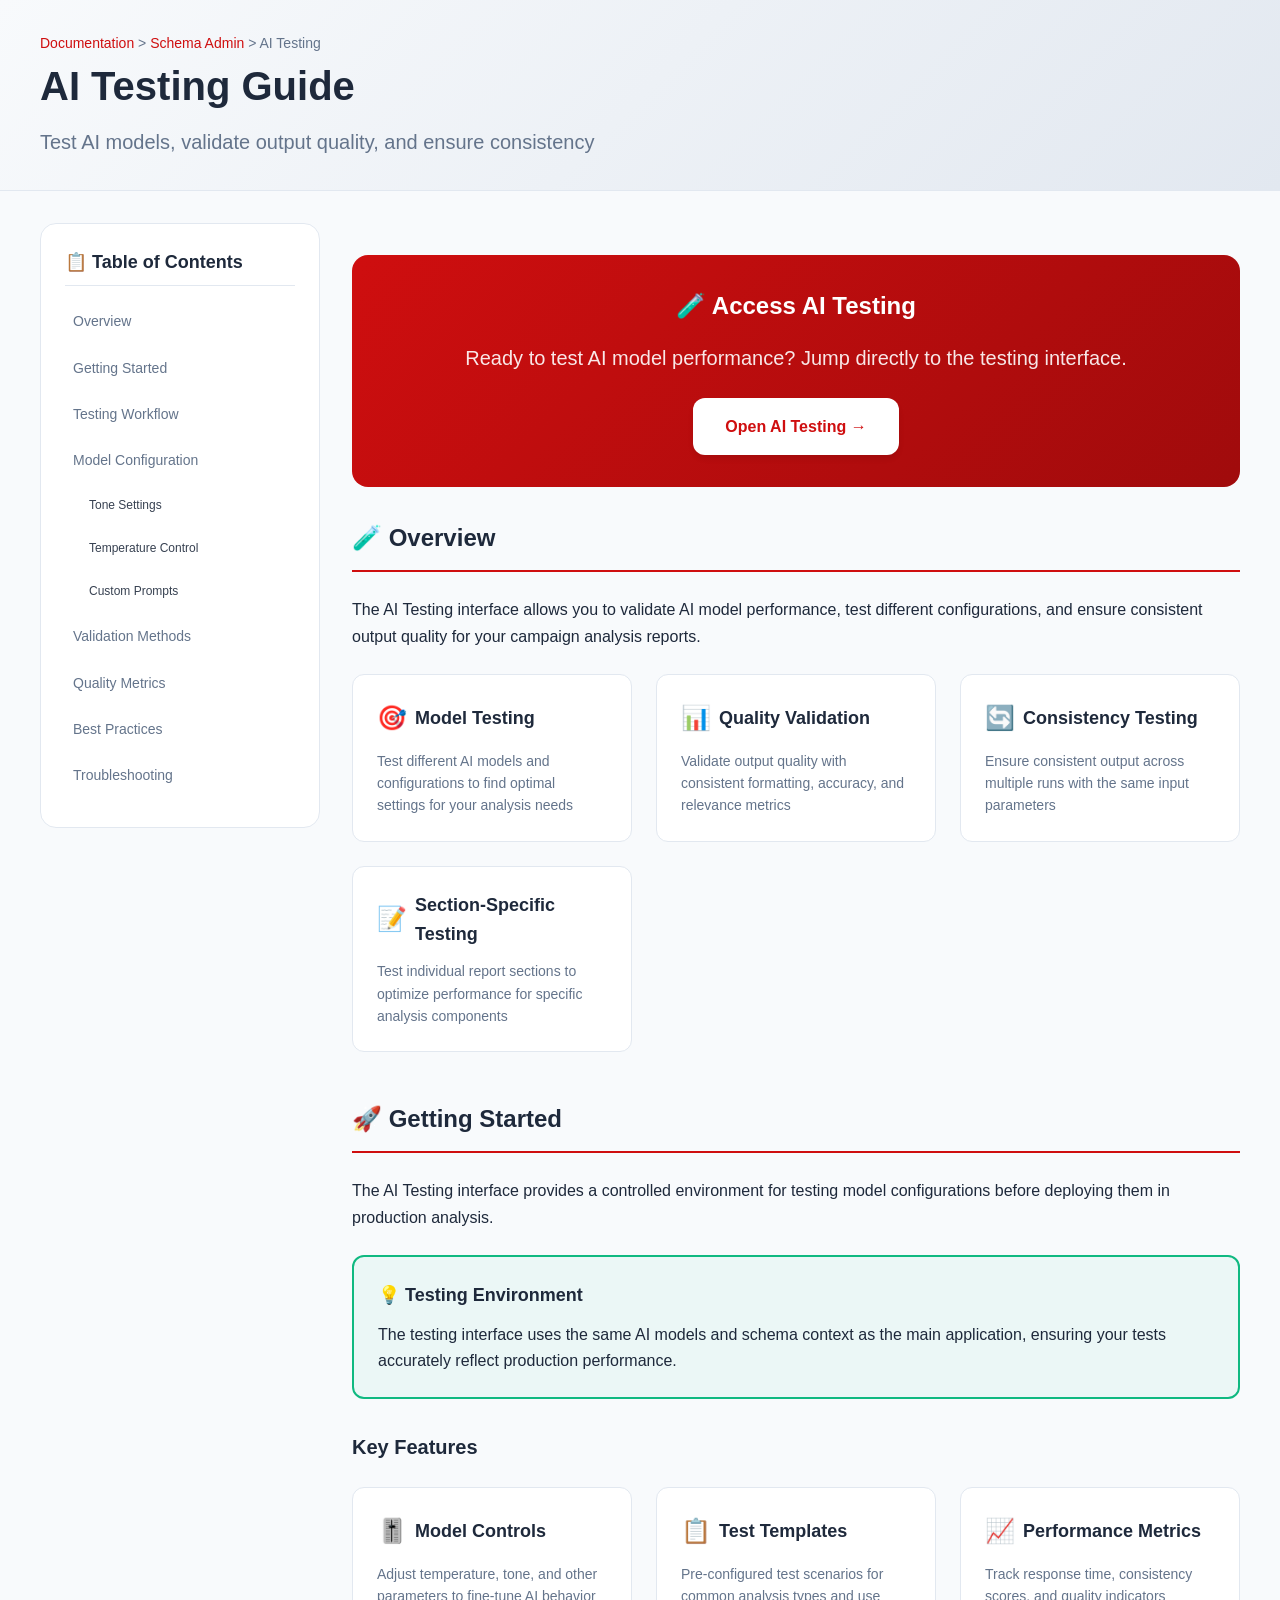
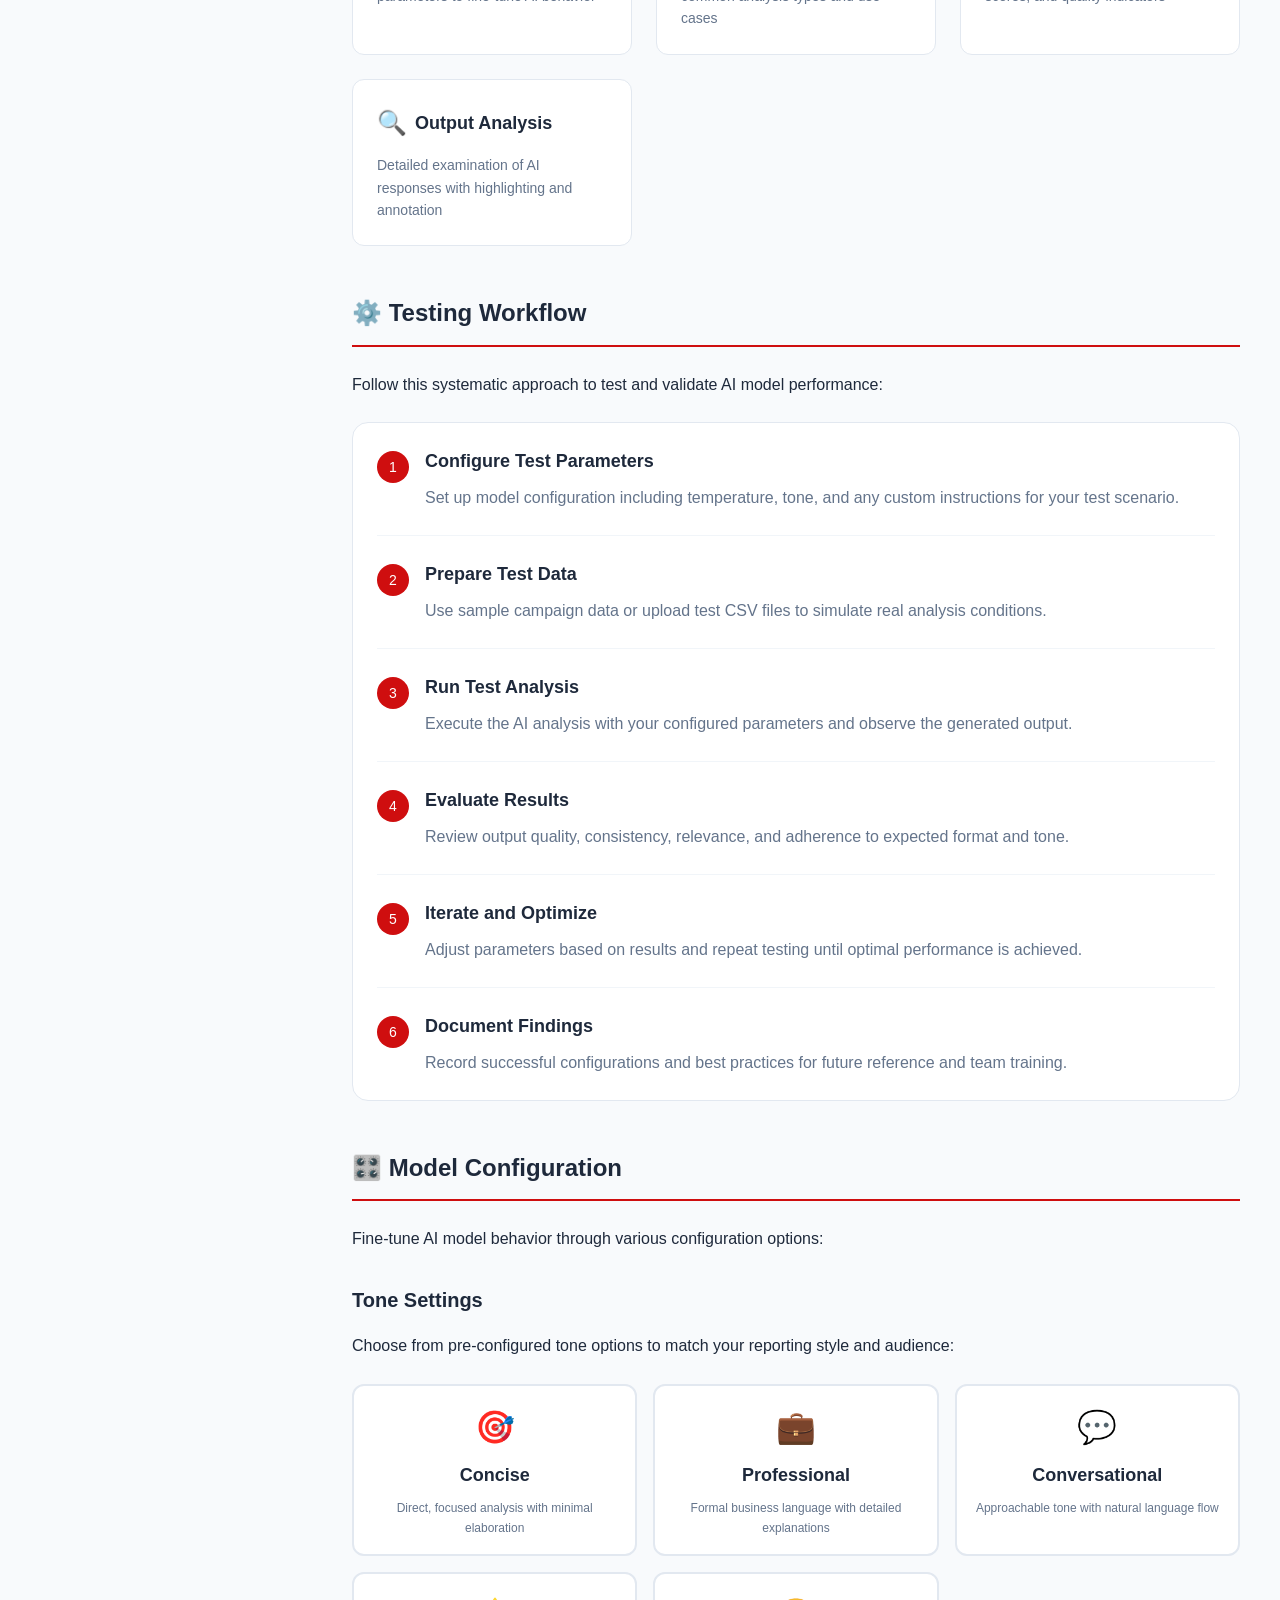
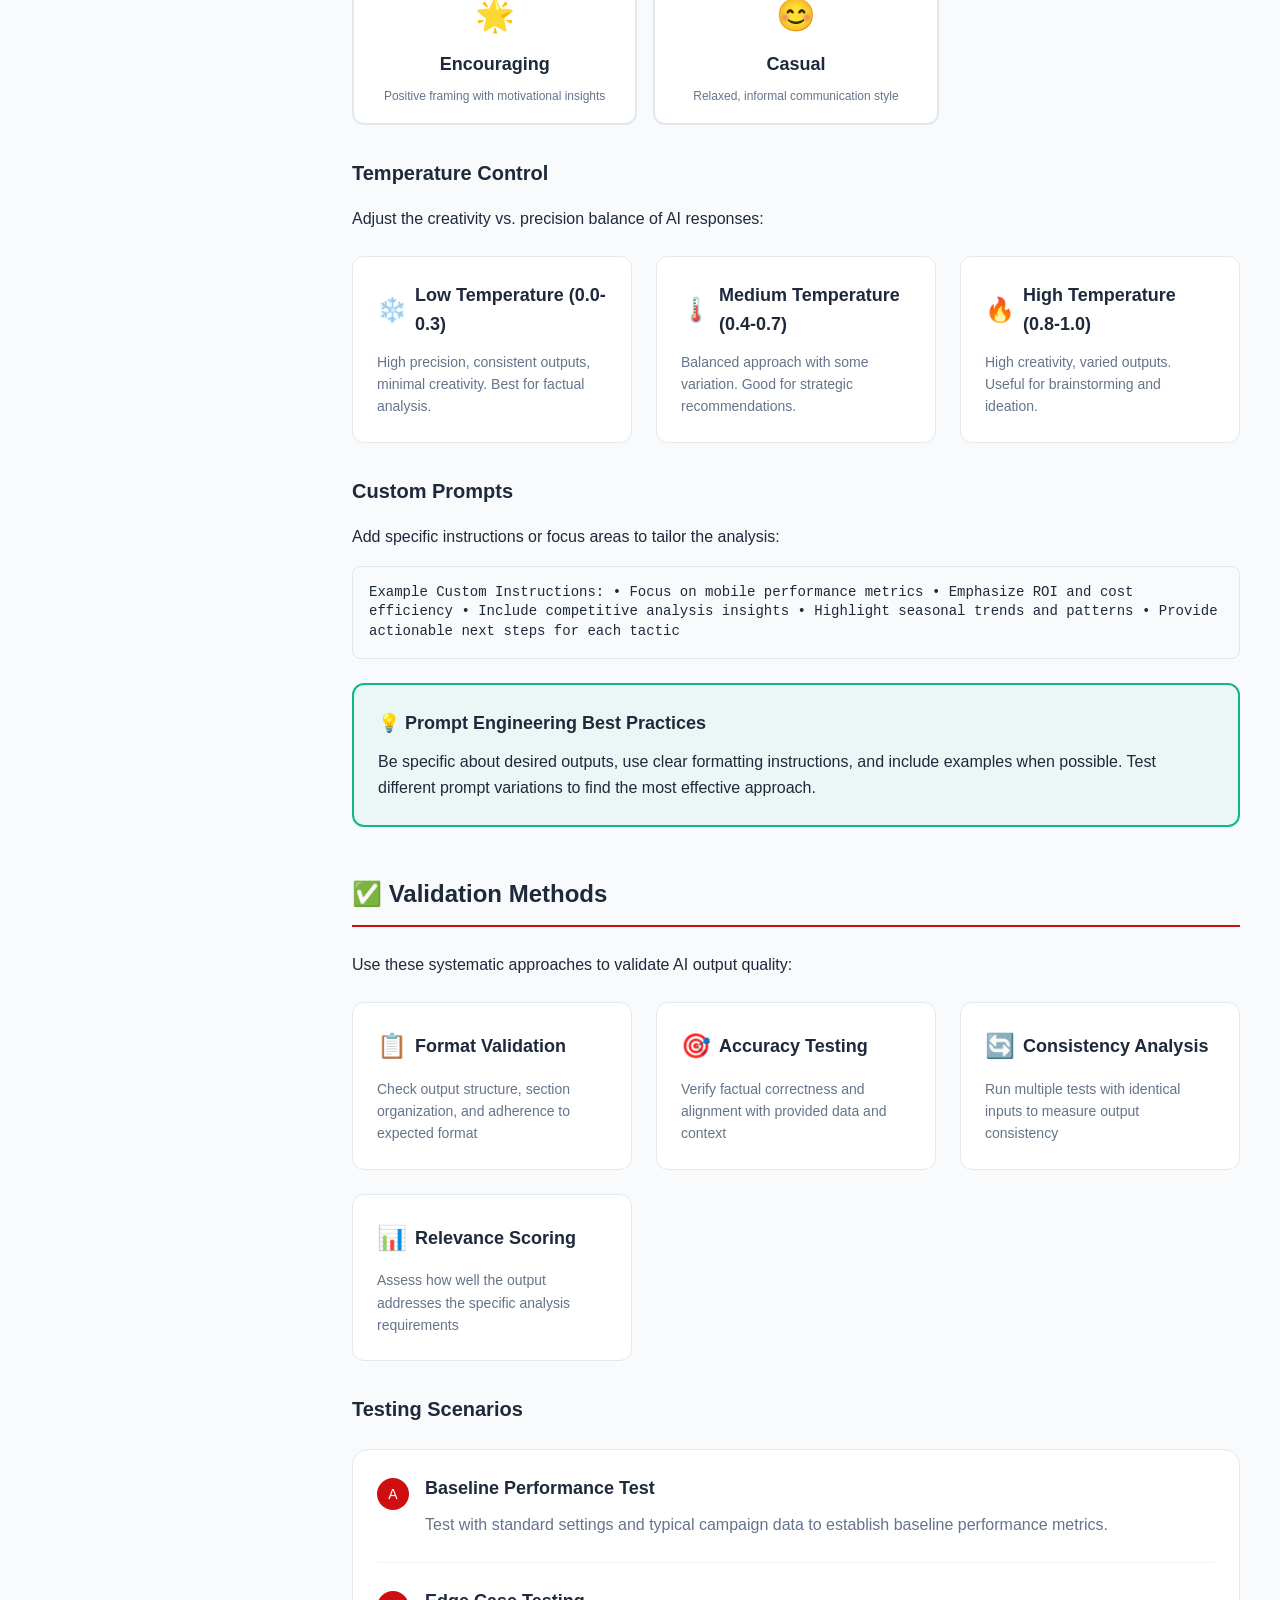
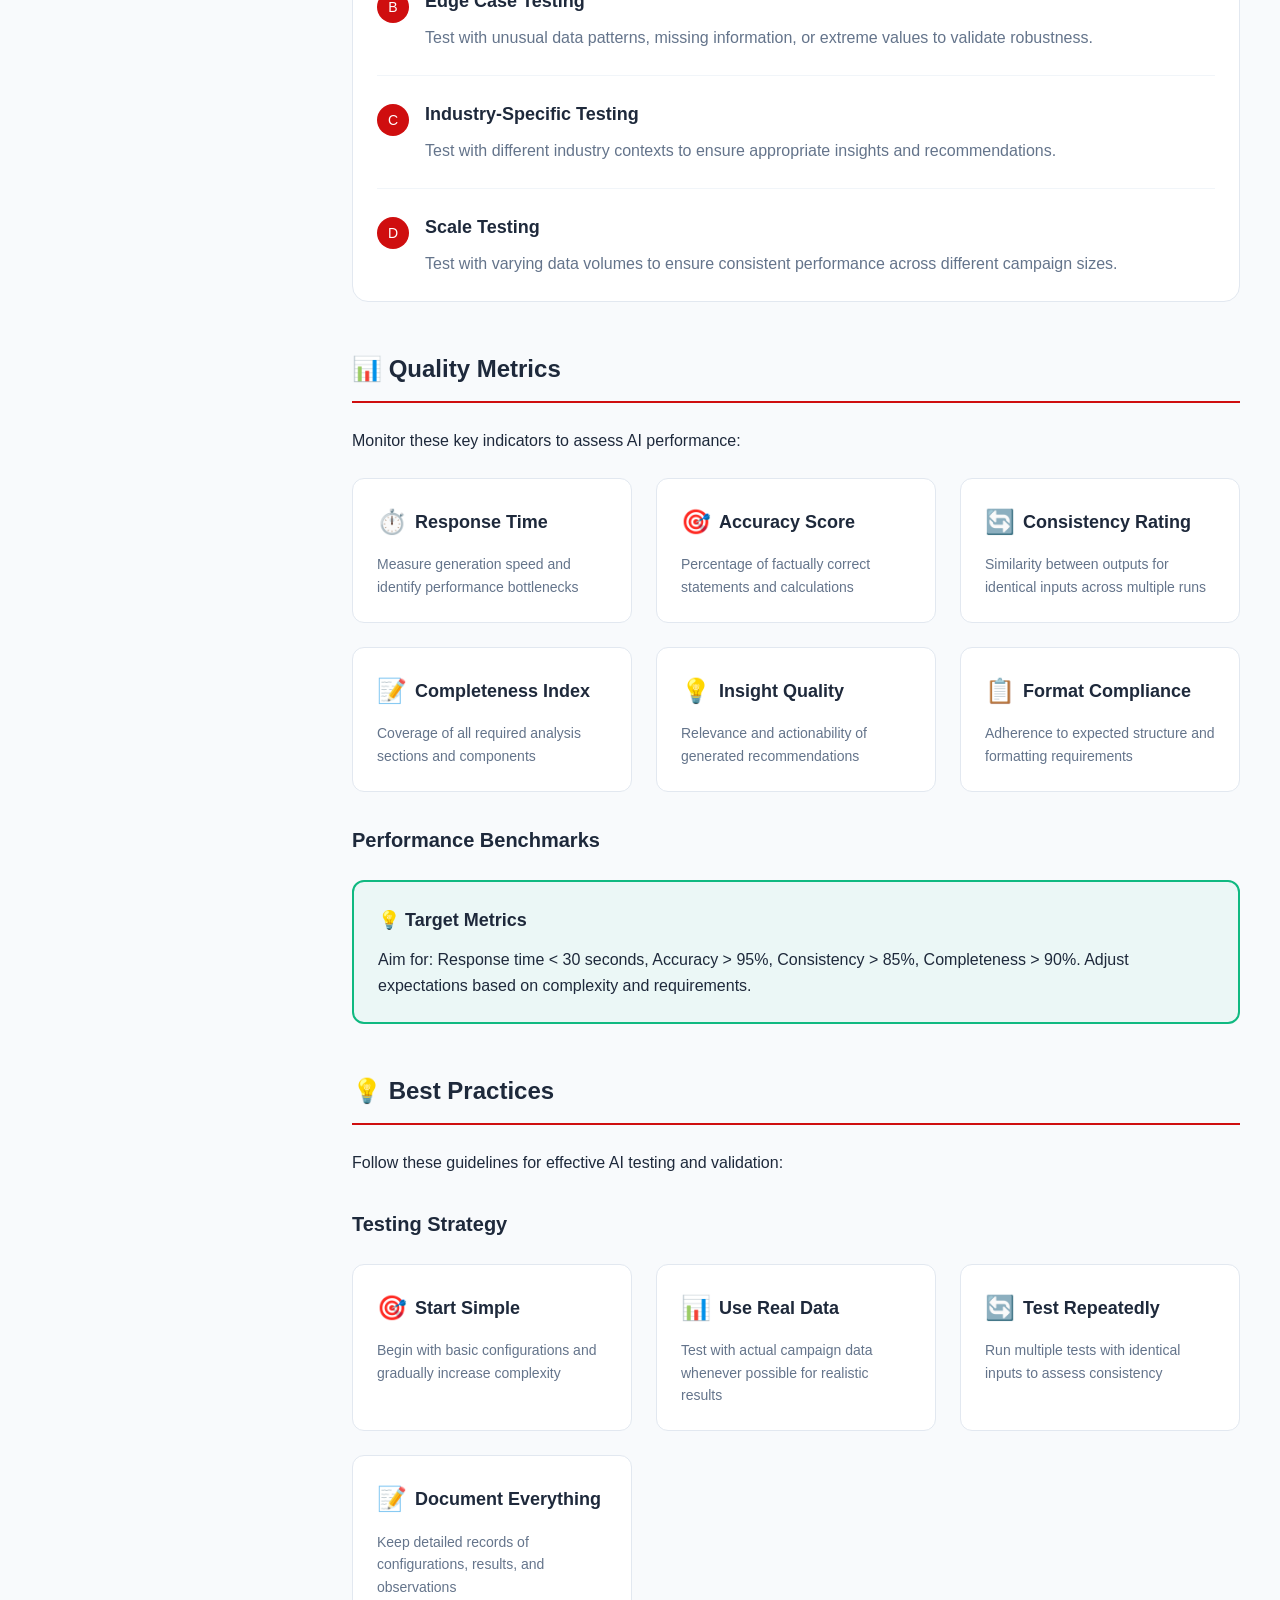
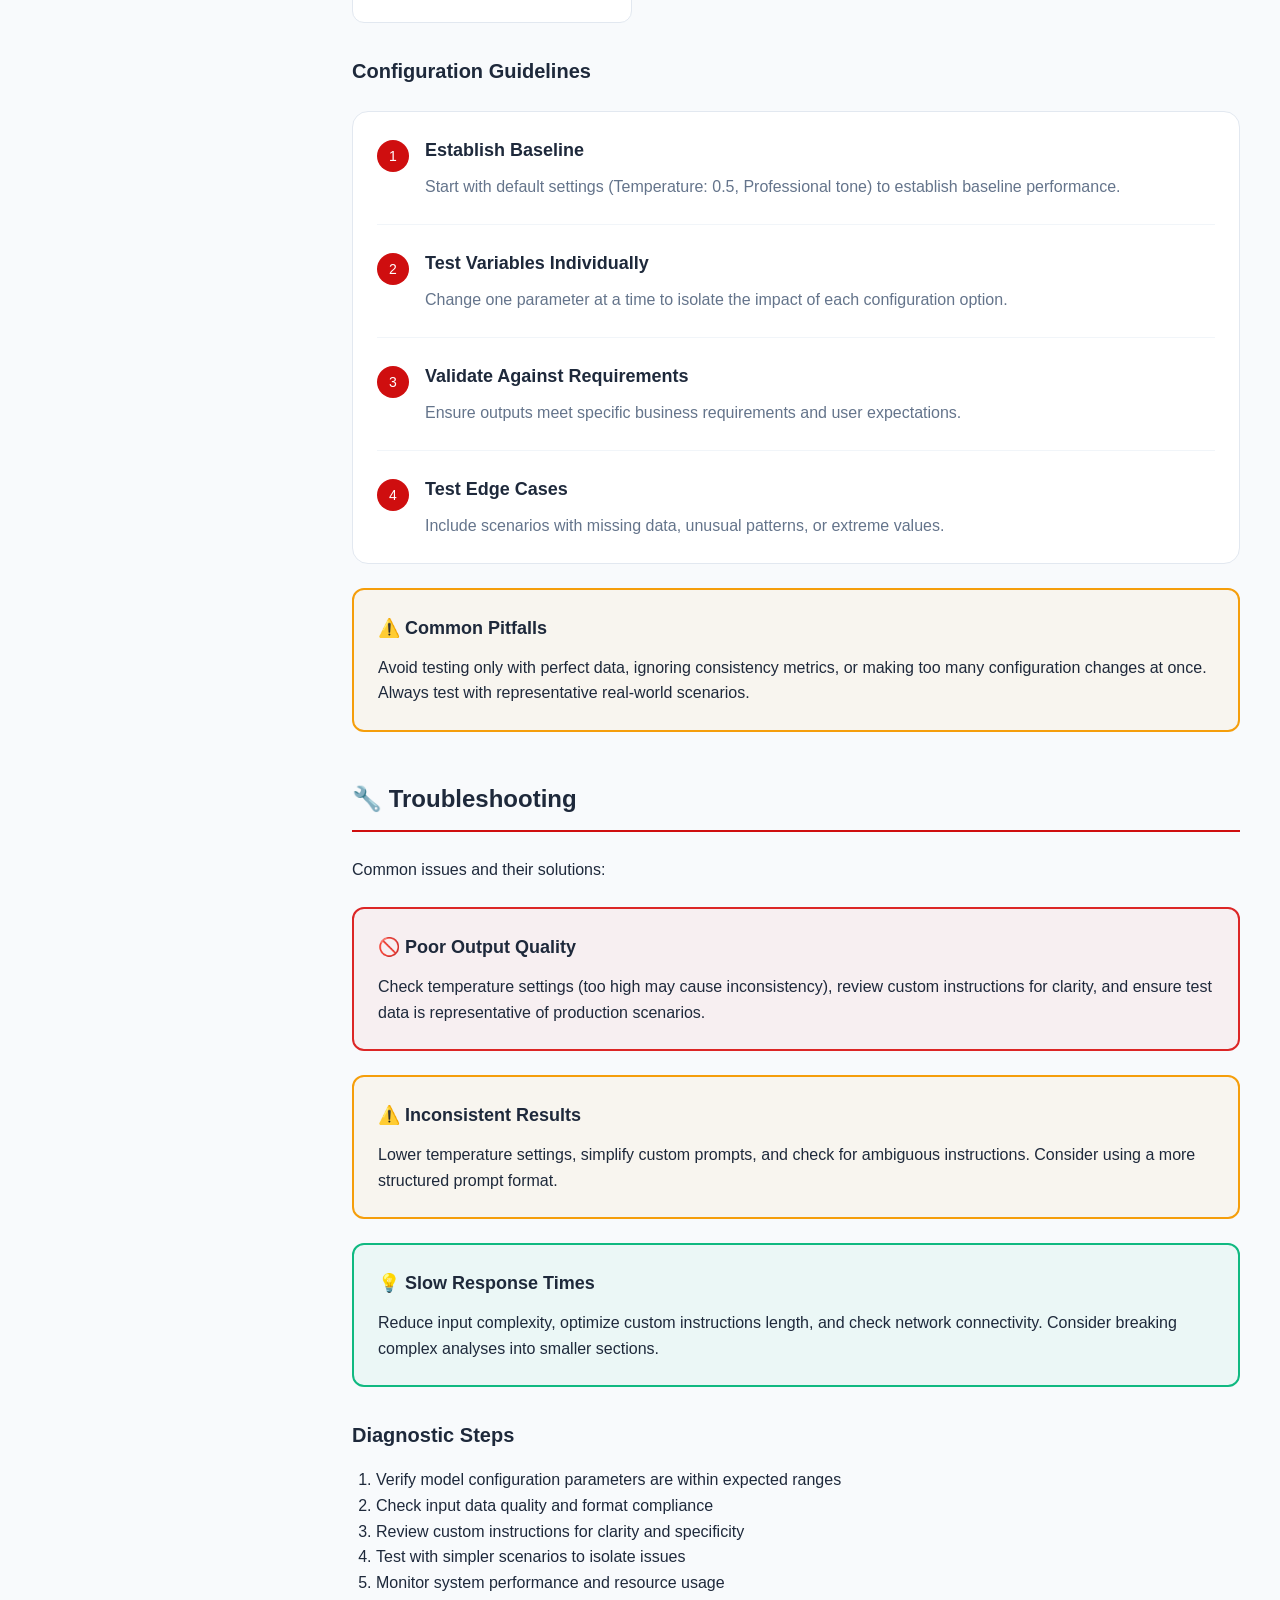
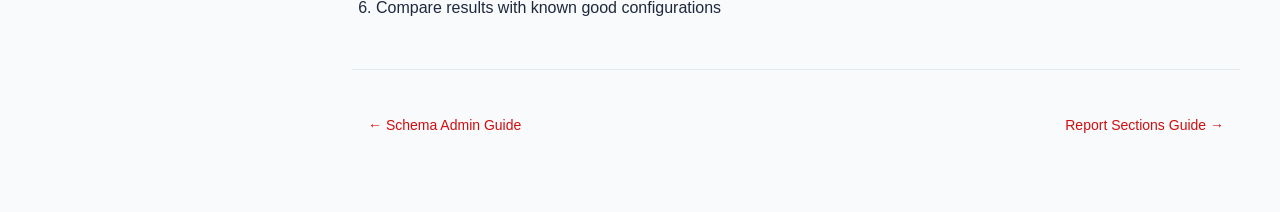
<file: docs/schema-admin/ai-testing/index.html>
<!DOCTYPE html>
<html lang="en">
<head>
    <meta charset="UTF-8">
    <meta name="viewport" content="width=device-width, initial-scale=1.0">
    <title>AI Testing Guide - Report.AI Documentation</title>
    <link rel="stylesheet" href="../../../context/creative-docs/design-tokens.css">
    <style>
        /* Documentation Styles - Following Design System */
        :root {
            --doc-max-width: 1200px;
        }

        body {
            font-family: -apple-system, BlinkMacSystemFont, 'Segoe UI', 'Roboto', 'Oxygen', 'Ubuntu', 'Cantarell', sans-serif;
            background: var(--bg-canvas);
            color: var(--text-primary);
            line-height: 1.6;
            margin: 0;
            padding: 0;
        }

        /* Header */
        .docs-header {
            background: linear-gradient(135deg, #f8fafc 0%, #e2e8f0 100%);
            border-bottom: 1px solid var(--border-default);
            padding: var(--space-8);
        }

        .header-content {
            max-width: var(--doc-max-width);
            margin: 0 auto;
            display: flex;
            justify-content: space-between;
            align-items: center;
        }

        .docs-title {
            font-size: var(--text-title-2xl-size);
            font-weight: var(--text-title-2xl-weight);
            color: var(--text-primary);
            margin: 0 0 var(--space-2) 0;
        }

        .docs-subtitle {
            font-size: var(--text-body-lg-size);
            color: var(--text-secondary);
            margin: 0;
        }

        .breadcrumb {
            font-size: var(--text-body-sm-size);
            color: var(--text-secondary);
        }

        .breadcrumb a {
            color: #CF0E0F;
            text-decoration: none;
        }

        .breadcrumb a:hover {
            text-decoration: underline;
        }

        /* Container */
        .docs-container {
            max-width: var(--doc-max-width);
            margin: 0 auto;
            padding: var(--space-8);
            display: grid;
            grid-template-columns: 280px 1fr;
            gap: var(--space-8);
        }

        /* Table of Contents */
        .toc {
            background: var(--bg-surface);
            border: 1px solid var(--border-default);
            border-radius: var(--radii-lg);
            padding: var(--space-6);
            height: fit-content;
            position: sticky;
            top: var(--space-4);
        }

        .toc h3 {
            font-size: var(--text-title-sm-size);
            font-weight: var(--text-title-sm-weight);
            color: var(--text-primary);
            margin: 0 0 var(--space-4) 0;
            padding-bottom: var(--space-2);
            border-bottom: 1px solid var(--border-default);
        }

        .toc ul {
            list-style: none;
            padding: 0;
            margin: 0;
        }

        .toc li {
            margin-bottom: var(--space-2);
        }

        .toc a {
            color: var(--text-secondary);
            text-decoration: none;
            font-size: var(--text-body-sm-size);
            padding: var(--space-2);
            display: block;
            border-radius: var(--radii-sm);
            transition: all var(--duration-normal);
        }

        .toc a:hover,
        .toc a.active {
            color: #CF0E0F;
            background: rgba(207, 14, 15, 0.05);
        }

        .toc ul ul {
            margin-left: var(--space-4);
            margin-top: var(--space-2);
        }

        .toc ul ul a {
            font-size: var(--text-body-xs-size);
            color: var(--text-muted);
        }

        /* Main Content */
        .main-content {
            min-width: 0;
        }

        .content-section {
            margin-bottom: var(--space-12);
        }

        .content-section h2 {
            font-size: var(--text-title-lg-size);
            font-weight: var(--text-title-lg-weight);
            color: var(--text-primary);
            margin: 0 0 var(--space-6) 0;
            padding-bottom: var(--space-3);
            border-bottom: 2px solid #CF0E0F;
            display: flex;
            align-items: center;
            gap: var(--space-3);
        }

        .content-section h3 {
            font-size: var(--text-title-md-size);
            font-weight: var(--text-title-md-weight);
            color: var(--text-primary);
            margin: var(--space-8) 0 var(--space-4) 0;
        }

        .content-section h4 {
            font-size: var(--text-title-sm-size);
            font-weight: var(--text-title-sm-weight);
            color: var(--text-primary);
            margin: var(--space-6) 0 var(--space-3) 0;
        }

        .content-section p {
            margin-bottom: var(--space-4);
            line-height: 1.7;
        }

        /* Access Panel */
        .access-panel {
            background: linear-gradient(135deg, #CF0E0F 0%, #A00B0C 100%);
            color: white;
            padding: var(--space-8);
            border-radius: var(--radii-lg);
            margin: var(--space-8) 0;
            text-align: center;
        }

        .access-panel h3 {
            margin: 0 0 var(--space-4) 0;
            font-size: var(--text-title-lg-size);
            font-weight: var(--text-title-lg-weight);
        }

        .access-panel p {
            margin: 0 0 var(--space-6) 0;
            font-size: var(--text-body-lg-size);
            opacity: 0.9;
        }

        .access-btn {
            background: white;
            color: #CF0E0F;
            padding: var(--space-4) var(--space-8);
            border: none;
            border-radius: var(--radii-md);
            font-size: var(--text-body-md-size);
            font-weight: 600;
            text-decoration: none;
            display: inline-block;
            transition: all var(--duration-normal);
            box-shadow: var(--shadow-md);
        }

        .access-btn:hover {
            transform: translateY(-2px);
            box-shadow: var(--shadow-lg);
        }

        /* Feature Grid */
        .feature-grid {
            display: grid;
            grid-template-columns: repeat(auto-fit, minmax(280px, 1fr));
            gap: var(--space-6);
            margin: var(--space-6) 0;
        }

        .feature-card {
            background: var(--bg-surface);
            border: 1px solid var(--border-default);
            border-radius: var(--radii-md);
            padding: var(--space-6);
            transition: all var(--duration-normal);
        }

        .feature-card:hover {
            border-color: #CF0E0F;
            transform: translateY(-2px);
            box-shadow: var(--shadow-lg);
        }

        .feature-card h4 {
            margin: 0 0 var(--space-3) 0;
            display: flex;
            align-items: center;
            gap: var(--space-2);
            font-size: var(--text-title-sm-size);
            font-weight: var(--text-title-sm-weight);
        }

        .feature-card .icon {
            font-size: 1.5rem;
        }

        .feature-card p {
            margin: 0;
            color: var(--text-secondary);
            font-size: var(--text-body-sm-size);
            line-height: 1.6;
        }

        /* Testing Workflow */
        .workflow-steps {
            background: var(--bg-surface);
            border: 1px solid var(--border-default);
            border-radius: var(--radii-lg);
            padding: var(--space-6);
            margin: var(--space-6) 0;
        }

        .workflow-step {
            display: flex;
            align-items: flex-start;
            gap: var(--space-4);
            margin-bottom: var(--space-6);
            padding-bottom: var(--space-6);
            border-bottom: 1px solid var(--border-muted);
        }

        .workflow-step:last-child {
            margin-bottom: 0;
            padding-bottom: 0;
            border-bottom: none;
        }

        .step-number {
            background: #CF0E0F;
            color: white;
            border-radius: var(--radii-full);
            width: 32px;
            height: 32px;
            display: flex;
            align-items: center;
            justify-content: center;
            font-size: var(--text-body-sm-size);
            font-weight: var(--text-body-xs-weight);
            flex-shrink: 0;
            margin-top: var(--space-1);
        }

        .step-content h4 {
            margin: 0 0 var(--space-2) 0;
            font-size: var(--text-title-sm-size);
            font-weight: var(--text-title-sm-weight);
        }

        .step-content p {
            margin: 0;
            color: var(--text-secondary);
        }

        /* Tone Examples */
        .tone-examples {
            display: grid;
            grid-template-columns: repeat(auto-fit, minmax(250px, 1fr));
            gap: var(--space-4);
            margin: var(--space-6) 0;
        }

        .tone-card {
            background: var(--bg-surface);
            border: 2px solid var(--border-default);
            border-radius: var(--radii-md);
            padding: var(--space-4);
            text-align: center;
        }

        .tone-card .emoji {
            font-size: 2rem;
            margin-bottom: var(--space-2);
            display: block;
        }

        .tone-card h4 {
            margin: 0 0 var(--space-2) 0;
            font-size: var(--text-title-sm-size);
        }

        .tone-card p {
            margin: 0;
            font-size: var(--text-body-xs-size);
            color: var(--text-secondary);
        }

        /* Info Boxes */
        .info-box {
            border: 2px solid var(--border-default);
            border-radius: var(--radii-md);
            padding: var(--space-6);
            margin: var(--space-6) 0;
        }

        .info-box.tip {
            border-color: #10b981;
            background: rgba(16, 185, 129, 0.05);
        }

        .info-box.warning {
            border-color: #f59e0b;
            background: rgba(245, 158, 11, 0.05);
        }

        .info-box.danger {
            border-color: #dc2626;
            background: rgba(220, 38, 38, 0.05);
        }

        .info-box h4 {
            display: flex;
            align-items: center;
            gap: var(--space-2);
            margin: 0 0 var(--space-3) 0;
            font-size: var(--text-title-sm-size);
            font-weight: var(--text-title-sm-weight);
        }

        .info-box p {
            margin: 0;
            line-height: 1.6;
        }

        /* Code Blocks */
        .code-block {
            background: #f8fafc;
            border: 1px solid var(--border-default);
            border-radius: var(--radii-sm);
            padding: var(--space-4);
            margin: var(--space-4) 0;
            font-family: 'Monaco', 'Menlo', 'Ubuntu Mono', monospace;
            font-size: var(--text-body-sm-size);
            color: var(--text-primary);
            overflow-x: auto;
            line-height: 1.4;
        }

        /* Navigation */
        .page-nav {
            display: flex;
            justify-content: space-between;
            align-items: center;
            padding: var(--space-8) 0;
            border-top: 1px solid var(--border-default);
            margin-top: var(--space-12);
        }

        .nav-link {
            display: flex;
            align-items: center;
            gap: var(--space-2);
            color: #CF0E0F;
            text-decoration: none;
            font-size: var(--text-body-sm-size);
            font-weight: 500;
            padding: var(--space-3) var(--space-4);
            border-radius: var(--radii-sm);
            transition: all var(--duration-normal);
        }

        .nav-link:hover {
            background: rgba(207, 14, 15, 0.05);
        }

        /* Responsive */
        @media (max-width: 1024px) {
            .docs-container {
                grid-template-columns: 1fr;
                gap: var(--space-6);
            }

            .toc {
                position: static;
                order: -1;
            }
        }

        @media (max-width: 768px) {
            .docs-container {
                padding: var(--space-4);
            }

            .header-content {
                flex-direction: column;
                align-items: flex-start;
                gap: var(--space-2);
            }

            .feature-grid {
                grid-template-columns: 1fr;
            }

            .tone-examples {
                grid-template-columns: 1fr;
            }
        }

        /* Hide scrollbars */
        .toc,
        .main-content,
        .code-block {
            scrollbar-width: none;
            -ms-overflow-style: none;
        }

        .toc::-webkit-scrollbar,
        .main-content::-webkit-scrollbar,
        .code-block::-webkit-scrollbar {
            display: none;
        }
    </style>
</head>
<body>
    <header class="docs-header">
        <div class="header-content">
            <div>
                <nav class="breadcrumb" aria-label="Breadcrumb">
                    <a href="../../">Documentation</a> > <a href="../">Schema Admin</a> > <span>AI Testing</span>
                </nav>
                <h1 class="docs-title">AI Testing Guide</h1>
                <p class="docs-subtitle">Test AI models, validate output quality, and ensure consistency</p>
            </div>
        </div>
    </header>

    <div class="docs-container">
        <!-- Table of Contents -->
        <nav class="toc" aria-label="Table of Contents">
            <h3>📋 Table of Contents</h3>
            <ul>
                <li><a href="#overview">Overview</a></li>
                <li><a href="#getting-started">Getting Started</a></li>
                <li><a href="#testing-workflow">Testing Workflow</a></li>
                <li><a href="#model-configuration">Model Configuration</a>
                    <ul>
                        <li><a href="#tone-settings">Tone Settings</a></li>
                        <li><a href="#temperature-control">Temperature Control</a></li>
                        <li><a href="#custom-prompts">Custom Prompts</a></li>
                    </ul>
                </li>
                <li><a href="#validation-methods">Validation Methods</a></li>
                <li><a href="#quality-metrics">Quality Metrics</a></li>
                <li><a href="#best-practices">Best Practices</a></li>
                <li><a href="#troubleshooting">Troubleshooting</a></li>
            </ul>
        </nav>

        <!-- Main Content -->
        <main class="main-content">
            <!-- Quick Access Panel -->
            <div class="access-panel">
                <h3>🧪 Access AI Testing</h3>
                <p>Ready to test AI model performance? Jump directly to the testing interface.</p>
                <a href="../../../schema-admin/ai-testing/" class="access-btn" target="_blank">Open AI Testing →</a>
            </div>

            <section id="overview" class="content-section">
                <h2>🧪 Overview</h2>
                <p>The AI Testing interface allows you to validate AI model performance, test different configurations, and ensure consistent output quality for your campaign analysis reports.</p>
                
                <div class="feature-grid">
                    <div class="feature-card">
                        <h4><span class="icon">🎯</span>Model Testing</h4>
                        <p>Test different AI models and configurations to find optimal settings for your analysis needs</p>
                    </div>
                    <div class="feature-card">
                        <h4><span class="icon">📊</span>Quality Validation</h4>
                        <p>Validate output quality with consistent formatting, accuracy, and relevance metrics</p>
                    </div>
                    <div class="feature-card">
                        <h4><span class="icon">🔄</span>Consistency Testing</h4>
                        <p>Ensure consistent output across multiple runs with the same input parameters</p>
                    </div>
                    <div class="feature-card">
                        <h4><span class="icon">📝</span>Section-Specific Testing</h4>
                        <p>Test individual report sections to optimize performance for specific analysis components</p>
                    </div>
                </div>
            </section>

            <section id="getting-started" class="content-section">
                <h2>🚀 Getting Started</h2>
                <p>The AI Testing interface provides a controlled environment for testing model configurations before deploying them in production analysis.</p>

                <div class="info-box tip">
                    <h4>💡 Testing Environment</h4>
                    <p>The testing interface uses the same AI models and schema context as the main application, ensuring your tests accurately reflect production performance.</p>
                </div>

                <h3>Key Features</h3>
                <div class="feature-grid">
                    <div class="feature-card">
                        <h4><span class="icon">🎚️</span>Model Controls</h4>
                        <p>Adjust temperature, tone, and other parameters to fine-tune AI behavior</p>
                    </div>
                    <div class="feature-card">
                        <h4><span class="icon">📋</span>Test Templates</h4>
                        <p>Pre-configured test scenarios for common analysis types and use cases</p>
                    </div>
                    <div class="feature-card">
                        <h4><span class="icon">📈</span>Performance Metrics</h4>
                        <p>Track response time, consistency scores, and quality indicators</p>
                    </div>
                    <div class="feature-card">
                        <h4><span class="icon">🔍</span>Output Analysis</h4>
                        <p>Detailed examination of AI responses with highlighting and annotation</p>
                    </div>
                </div>
            </section>

            <section id="testing-workflow" class="content-section">
                <h2>⚙️ Testing Workflow</h2>
                <p>Follow this systematic approach to test and validate AI model performance:</p>

                <div class="workflow-steps">
                    <div class="workflow-step">
                        <div class="step-number">1</div>
                        <div class="step-content">
                            <h4>Configure Test Parameters</h4>
                            <p>Set up model configuration including temperature, tone, and any custom instructions for your test scenario.</p>
                        </div>
                    </div>
                    <div class="workflow-step">
                        <div class="step-number">2</div>
                        <div class="step-content">
                            <h4>Prepare Test Data</h4>
                            <p>Use sample campaign data or upload test CSV files to simulate real analysis conditions.</p>
                        </div>
                    </div>
                    <div class="workflow-step">
                        <div class="step-number">3</div>
                        <div class="step-content">
                            <h4>Run Test Analysis</h4>
                            <p>Execute the AI analysis with your configured parameters and observe the generated output.</p>
                        </div>
                    </div>
                    <div class="workflow-step">
                        <div class="step-number">4</div>
                        <div class="step-content">
                            <h4>Evaluate Results</h4>
                            <p>Review output quality, consistency, relevance, and adherence to expected format and tone.</p>
                        </div>
                    </div>
                    <div class="workflow-step">
                        <div class="step-number">5</div>
                        <div class="step-content">
                            <h4>Iterate and Optimize</h4>
                            <p>Adjust parameters based on results and repeat testing until optimal performance is achieved.</p>
                        </div>
                    </div>
                    <div class="workflow-step">
                        <div class="step-number">6</div>
                        <div class="step-content">
                            <h4>Document Findings</h4>
                            <p>Record successful configurations and best practices for future reference and team training.</p>
                        </div>
                    </div>
                </div>
            </section>

            <section id="model-configuration" class="content-section">
                <h2>🎛️ Model Configuration</h2>
                <p>Fine-tune AI model behavior through various configuration options:</p>

                <h3 id="tone-settings">Tone Settings</h3>
                <p>Choose from pre-configured tone options to match your reporting style and audience:</p>

                <div class="tone-examples">
                    <div class="tone-card">
                        <span class="emoji">🎯</span>
                        <h4>Concise</h4>
                        <p>Direct, focused analysis with minimal elaboration</p>
                    </div>
                    <div class="tone-card">
                        <span class="emoji">💼</span>
                        <h4>Professional</h4>
                        <p>Formal business language with detailed explanations</p>
                    </div>
                    <div class="tone-card">
                        <span class="emoji">💬</span>
                        <h4>Conversational</h4>
                        <p>Approachable tone with natural language flow</p>
                    </div>
                    <div class="tone-card">
                        <span class="emoji">🌟</span>
                        <h4>Encouraging</h4>
                        <p>Positive framing with motivational insights</p>
                    </div>
                    <div class="tone-card">
                        <span class="emoji">😊</span>
                        <h4>Casual</h4>
                        <p>Relaxed, informal communication style</p>
                    </div>
                </div>

                <h3 id="temperature-control">Temperature Control</h3>
                <p>Adjust the creativity vs. precision balance of AI responses:</p>

                <div class="feature-grid">
                    <div class="feature-card">
                        <h4><span class="icon">❄️</span>Low Temperature (0.0-0.3)</h4>
                        <p>High precision, consistent outputs, minimal creativity. Best for factual analysis.</p>
                    </div>
                    <div class="feature-card">
                        <h4><span class="icon">🌡️</span>Medium Temperature (0.4-0.7)</h4>
                        <p>Balanced approach with some variation. Good for strategic recommendations.</p>
                    </div>
                    <div class="feature-card">
                        <h4><span class="icon">🔥</span>High Temperature (0.8-1.0)</h4>
                        <p>High creativity, varied outputs. Useful for brainstorming and ideation.</p>
                    </div>
                </div>

                <h3 id="custom-prompts">Custom Prompts</h3>
                <p>Add specific instructions or focus areas to tailor the analysis:</p>

                <div class="code-block">
Example Custom Instructions:
• Focus on mobile performance metrics
• Emphasize ROI and cost efficiency
• Include competitive analysis insights  
• Highlight seasonal trends and patterns
• Provide actionable next steps for each tactic
                </div>

                <div class="info-box tip">
                    <h4>💡 Prompt Engineering Best Practices</h4>
                    <p>Be specific about desired outputs, use clear formatting instructions, and include examples when possible. Test different prompt variations to find the most effective approach.</p>
                </div>
            </section>

            <section id="validation-methods" class="content-section">
                <h2>✅ Validation Methods</h2>
                <p>Use these systematic approaches to validate AI output quality:</p>

                <div class="feature-grid">
                    <div class="feature-card">
                        <h4><span class="icon">📋</span>Format Validation</h4>
                        <p>Check output structure, section organization, and adherence to expected format</p>
                    </div>
                    <div class="feature-card">
                        <h4><span class="icon">🎯</span>Accuracy Testing</h4>
                        <p>Verify factual correctness and alignment with provided data and context</p>
                    </div>
                    <div class="feature-card">
                        <h4><span class="icon">🔄</span>Consistency Analysis</h4>
                        <p>Run multiple tests with identical inputs to measure output consistency</p>
                    </div>
                    <div class="feature-card">
                        <h4><span class="icon">📊</span>Relevance Scoring</h4>
                        <p>Assess how well the output addresses the specific analysis requirements</p>
                    </div>
                </div>

                <h3>Testing Scenarios</h3>
                <div class="workflow-steps">
                    <div class="workflow-step">
                        <div class="step-number">A</div>
                        <div class="step-content">
                            <h4>Baseline Performance Test</h4>
                            <p>Test with standard settings and typical campaign data to establish baseline performance metrics.</p>
                        </div>
                    </div>
                    <div class="workflow-step">
                        <div class="step-number">B</div>
                        <div class="step-content">
                            <h4>Edge Case Testing</h4>
                            <p>Test with unusual data patterns, missing information, or extreme values to validate robustness.</p>
                        </div>
                    </div>
                    <div class="workflow-step">
                        <div class="step-number">C</div>
                        <div class="step-content">
                            <h4>Industry-Specific Testing</h4>
                            <p>Test with different industry contexts to ensure appropriate insights and recommendations.</p>
                        </div>
                    </div>
                    <div class="workflow-step">
                        <div class="step-number">D</div>
                        <div class="step-content">
                            <h4>Scale Testing</h4>
                            <p>Test with varying data volumes to ensure consistent performance across different campaign sizes.</p>
                        </div>
                    </div>
                </div>
            </section>

            <section id="quality-metrics" class="content-section">
                <h2>📊 Quality Metrics</h2>
                <p>Monitor these key indicators to assess AI performance:</p>

                <div class="feature-grid">
                    <div class="feature-card">
                        <h4><span class="icon">⏱️</span>Response Time</h4>
                        <p>Measure generation speed and identify performance bottlenecks</p>
                    </div>
                    <div class="feature-card">
                        <h4><span class="icon">🎯</span>Accuracy Score</h4>
                        <p>Percentage of factually correct statements and calculations</p>
                    </div>
                    <div class="feature-card">
                        <h4><span class="icon">🔄</span>Consistency Rating</h4>
                        <p>Similarity between outputs for identical inputs across multiple runs</p>
                    </div>
                    <div class="feature-card">
                        <h4><span class="icon">📝</span>Completeness Index</h4>
                        <p>Coverage of all required analysis sections and components</p>
                    </div>
                    <div class="feature-card">
                        <h4><span class="icon">💡</span>Insight Quality</h4>
                        <p>Relevance and actionability of generated recommendations</p>
                    </div>
                    <div class="feature-card">
                        <h4><span class="icon">📋</span>Format Compliance</h4>
                        <p>Adherence to expected structure and formatting requirements</p>
                    </div>
                </div>

                <h3>Performance Benchmarks</h3>
                <div class="info-box tip">
                    <h4>💡 Target Metrics</h4>
                    <p>Aim for: Response time &lt; 30 seconds, Accuracy &gt; 95%, Consistency &gt; 85%, Completeness &gt; 90%. Adjust expectations based on complexity and requirements.</p>
                </div>
            </section>

            <section id="best-practices" class="content-section">
                <h2>💡 Best Practices</h2>
                <p>Follow these guidelines for effective AI testing and validation:</p>

                <h3>Testing Strategy</h3>
                <div class="feature-grid">
                    <div class="feature-card">
                        <h4><span class="icon">🎯</span>Start Simple</h4>
                        <p>Begin with basic configurations and gradually increase complexity</p>
                    </div>
                    <div class="feature-card">
                        <h4><span class="icon">📊</span>Use Real Data</h4>
                        <p>Test with actual campaign data whenever possible for realistic results</p>
                    </div>
                    <div class="feature-card">
                        <h4><span class="icon">🔄</span>Test Repeatedly</h4>
                        <p>Run multiple tests with identical inputs to assess consistency</p>
                    </div>
                    <div class="feature-card">
                        <h4><span class="icon">📝</span>Document Everything</h4>
                        <p>Keep detailed records of configurations, results, and observations</p>
                    </div>
                </div>

                <h3>Configuration Guidelines</h3>
                <div class="workflow-steps">
                    <div class="workflow-step">
                        <div class="step-number">1</div>
                        <div class="step-content">
                            <h4>Establish Baseline</h4>
                            <p>Start with default settings (Temperature: 0.5, Professional tone) to establish baseline performance.</p>
                        </div>
                    </div>
                    <div class="workflow-step">
                        <div class="step-number">2</div>
                        <div class="step-content">
                            <h4>Test Variables Individually</h4>
                            <p>Change one parameter at a time to isolate the impact of each configuration option.</p>
                        </div>
                    </div>
                    <div class="workflow-step">
                        <div class="step-number">3</div>
                        <div class="step-content">
                            <h4>Validate Against Requirements</h4>
                            <p>Ensure outputs meet specific business requirements and user expectations.</p>
                        </div>
                    </div>
                    <div class="workflow-step">
                        <div class="step-number">4</div>
                        <div class="step-content">
                            <h4>Test Edge Cases</h4>
                            <p>Include scenarios with missing data, unusual patterns, or extreme values.</p>
                        </div>
                    </div>
                </div>

                <div class="info-box warning">
                    <h4>⚠️ Common Pitfalls</h4>
                    <p>Avoid testing only with perfect data, ignoring consistency metrics, or making too many configuration changes at once. Always test with representative real-world scenarios.</p>
                </div>
            </section>

            <section id="troubleshooting" class="content-section">
                <h2>🔧 Troubleshooting</h2>
                <p>Common issues and their solutions:</p>

                <div class="info-box danger">
                    <h4>🚫 Poor Output Quality</h4>
                    <p>Check temperature settings (too high may cause inconsistency), review custom instructions for clarity, and ensure test data is representative of production scenarios.</p>
                </div>

                <div class="info-box warning">
                    <h4>⚠️ Inconsistent Results</h4>
                    <p>Lower temperature settings, simplify custom prompts, and check for ambiguous instructions. Consider using a more structured prompt format.</p>
                </div>

                <div class="info-box tip">
                    <h4>💡 Slow Response Times</h4>
                    <p>Reduce input complexity, optimize custom instructions length, and check network connectivity. Consider breaking complex analyses into smaller sections.</p>
                </div>

                <h3>Diagnostic Steps</h3>
                <ol style="padding-left: var(--space-6);">
                    <li>Verify model configuration parameters are within expected ranges</li>
                    <li>Check input data quality and format compliance</li>
                    <li>Review custom instructions for clarity and specificity</li>
                    <li>Test with simpler scenarios to isolate issues</li>
                    <li>Monitor system performance and resource usage</li>
                    <li>Compare results with known good configurations</li>
                </ol>
            </section>

            <nav class="page-nav">
                <a href="../" class="nav-link">← Schema Admin Guide</a>
                <a href="../sections-manager/" class="nav-link">Report Sections Guide →</a>
            </nav>
        </main>
    </div>

    <script>
        // Table of Contents functionality
        document.addEventListener('DOMContentLoaded', function() {
            const tocLinks = document.querySelectorAll('.toc a');
            const sections = document.querySelectorAll('.content-section');

            function updateActiveTocLink() {
                let current = '';
                sections.forEach(section => {
                    const sectionTop = section.getBoundingClientRect().top;
                    if (sectionTop <= 100) {
                        current = section.id;
                    }
                });

                tocLinks.forEach(link => {
                    link.classList.remove('active');
                    if (link.getAttribute('href') === '#' + current) {
                        link.classList.add('active');
                    }
                });
            }

            // Smooth scrolling for TOC links
            tocLinks.forEach(link => {
                link.addEventListener('click', function(e) {
                    e.preventDefault();
                    const targetId = this.getAttribute('href').substring(1);
                    const targetElement = document.getElementById(targetId);
                    if (targetElement) {
                        targetElement.scrollIntoView({
                            behavior: 'smooth',
                            block: 'start'
                        });
                    }
                });
            });

            window.addEventListener('scroll', updateActiveTocLink);
            updateActiveTocLink();
        });
    </script>
</body>
</html>
</file>
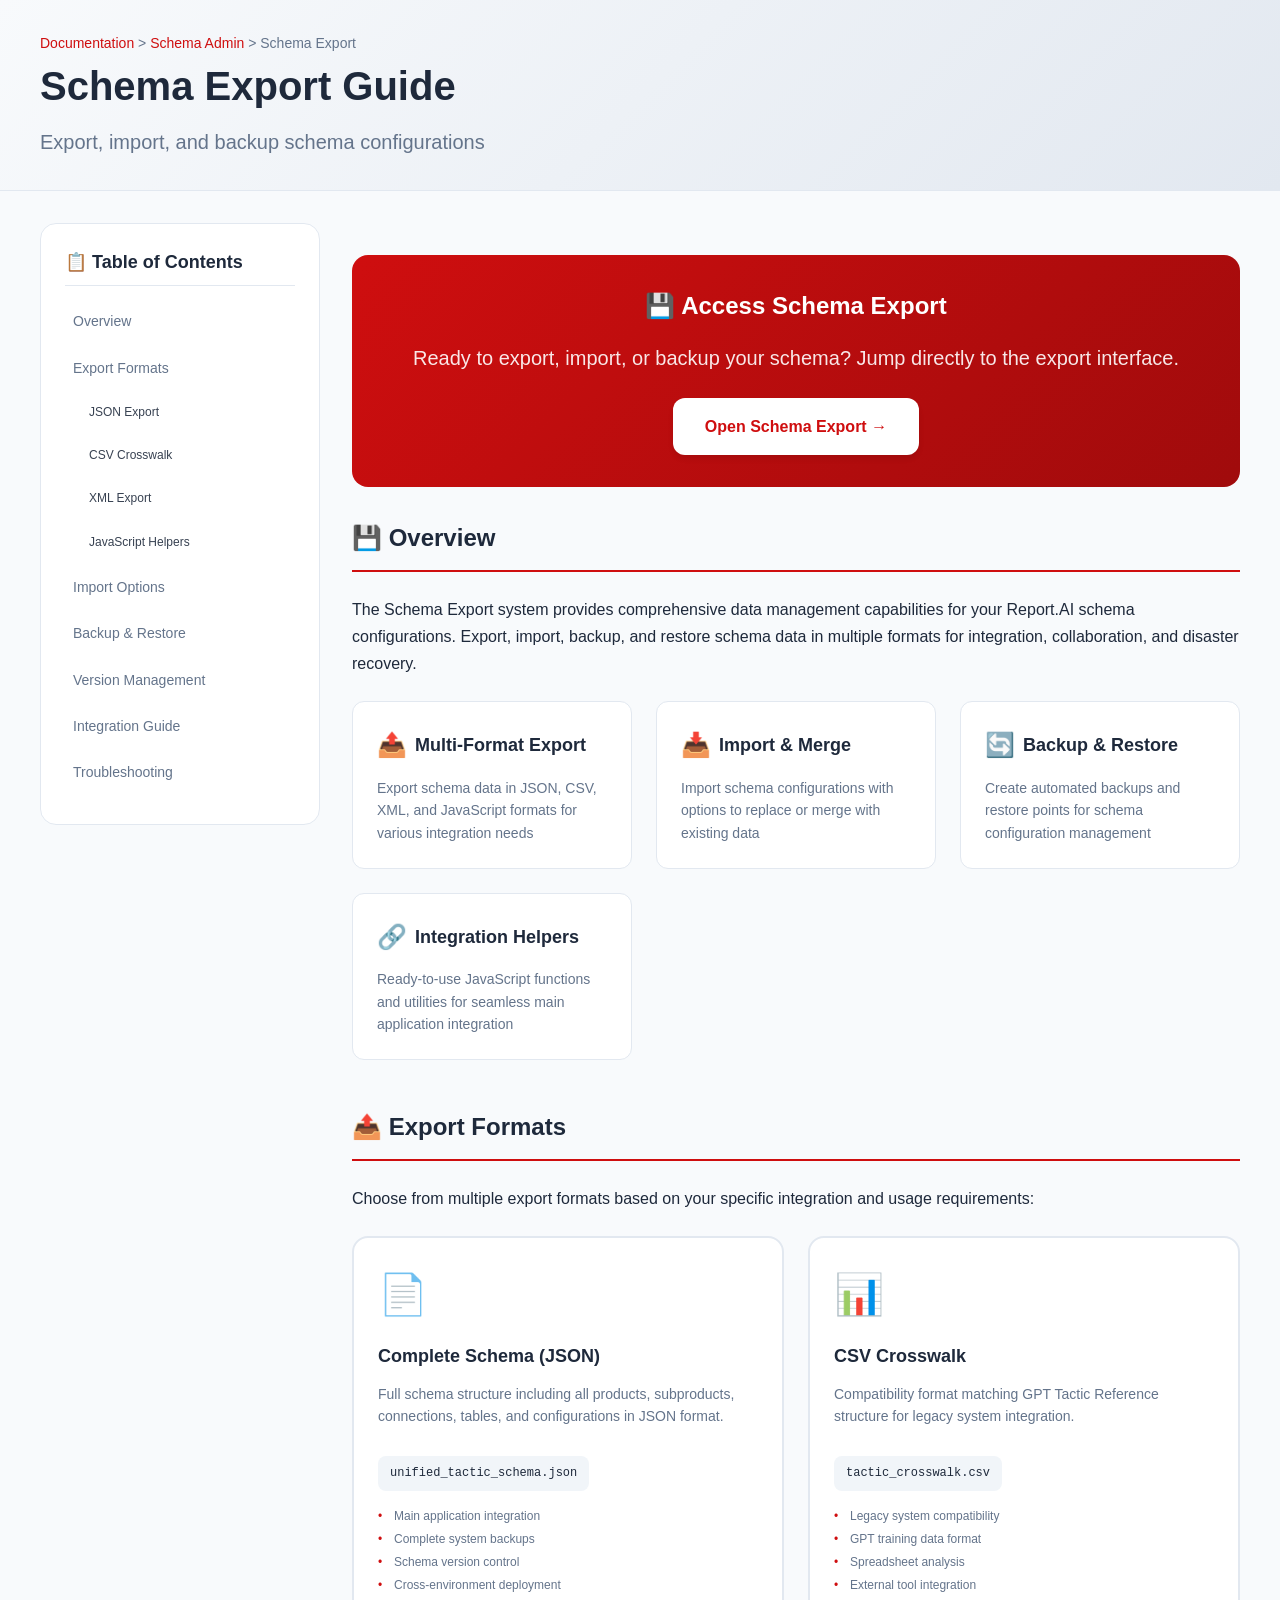
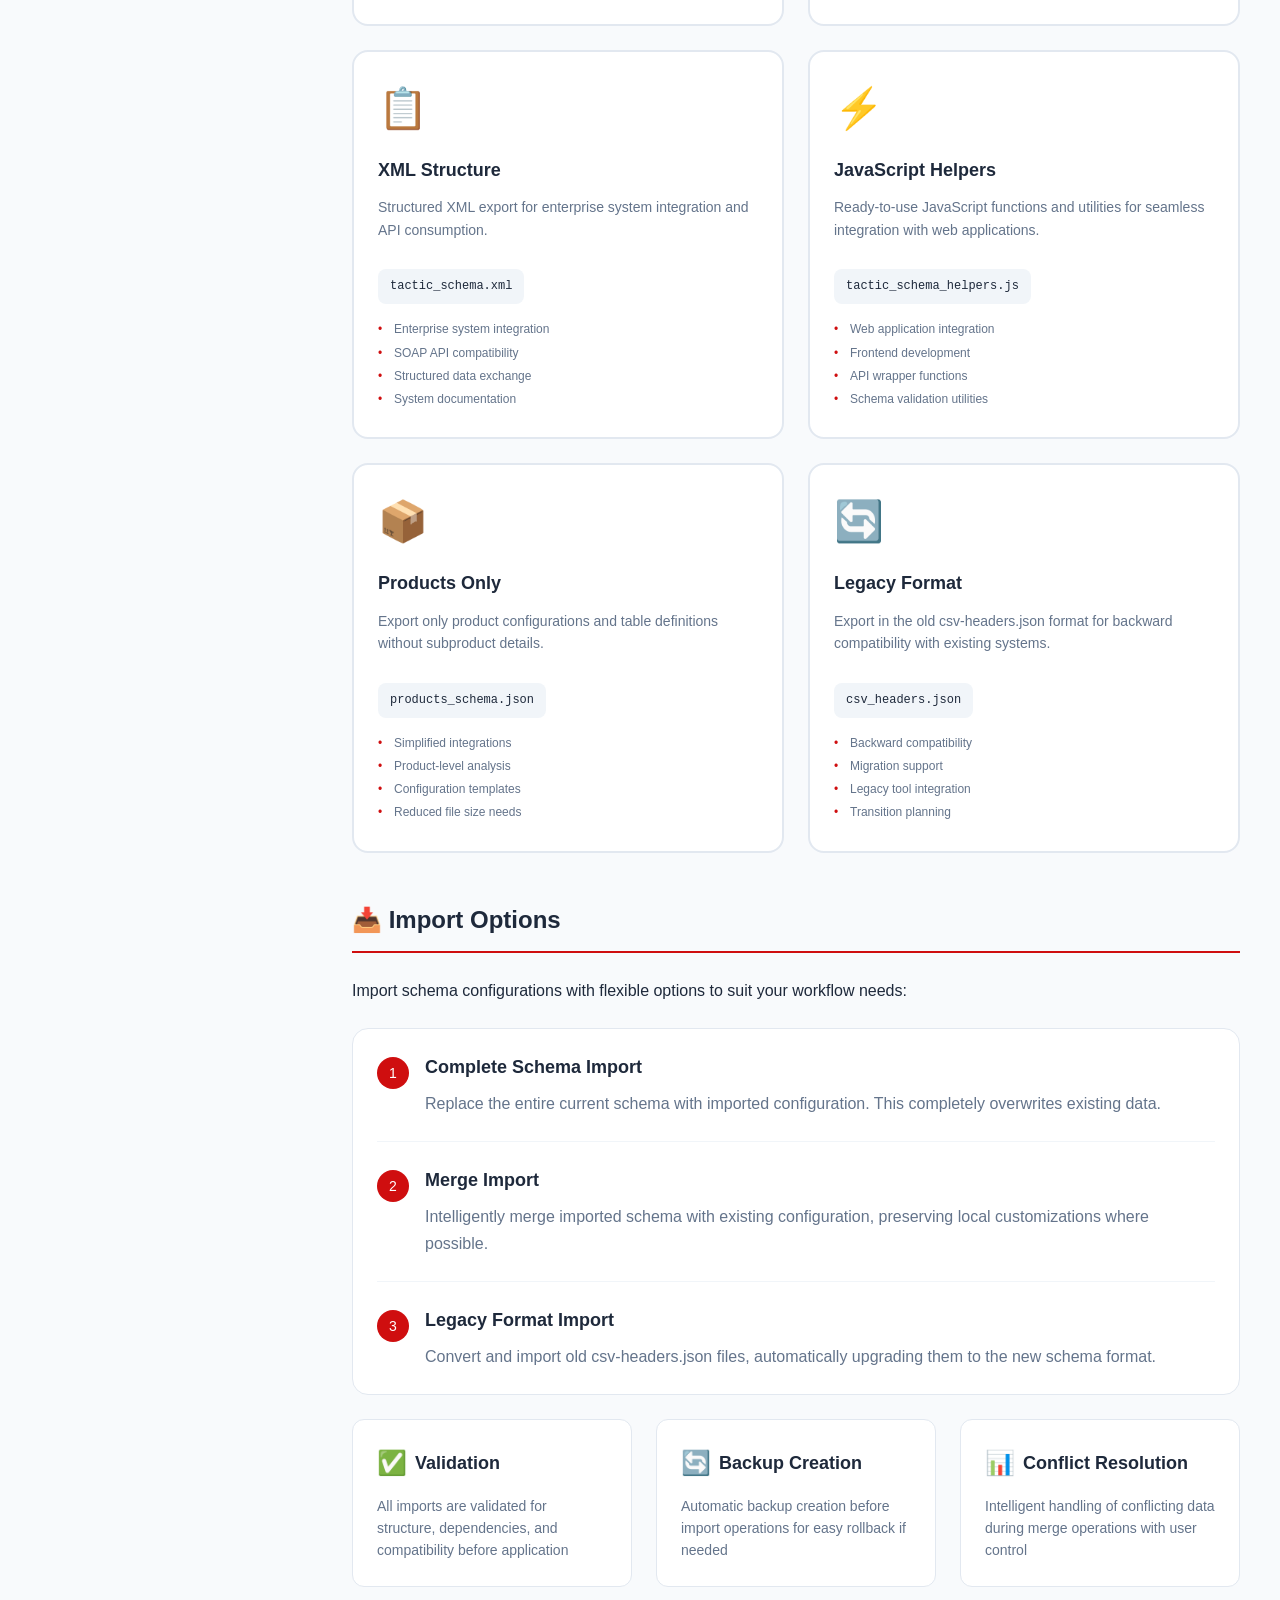
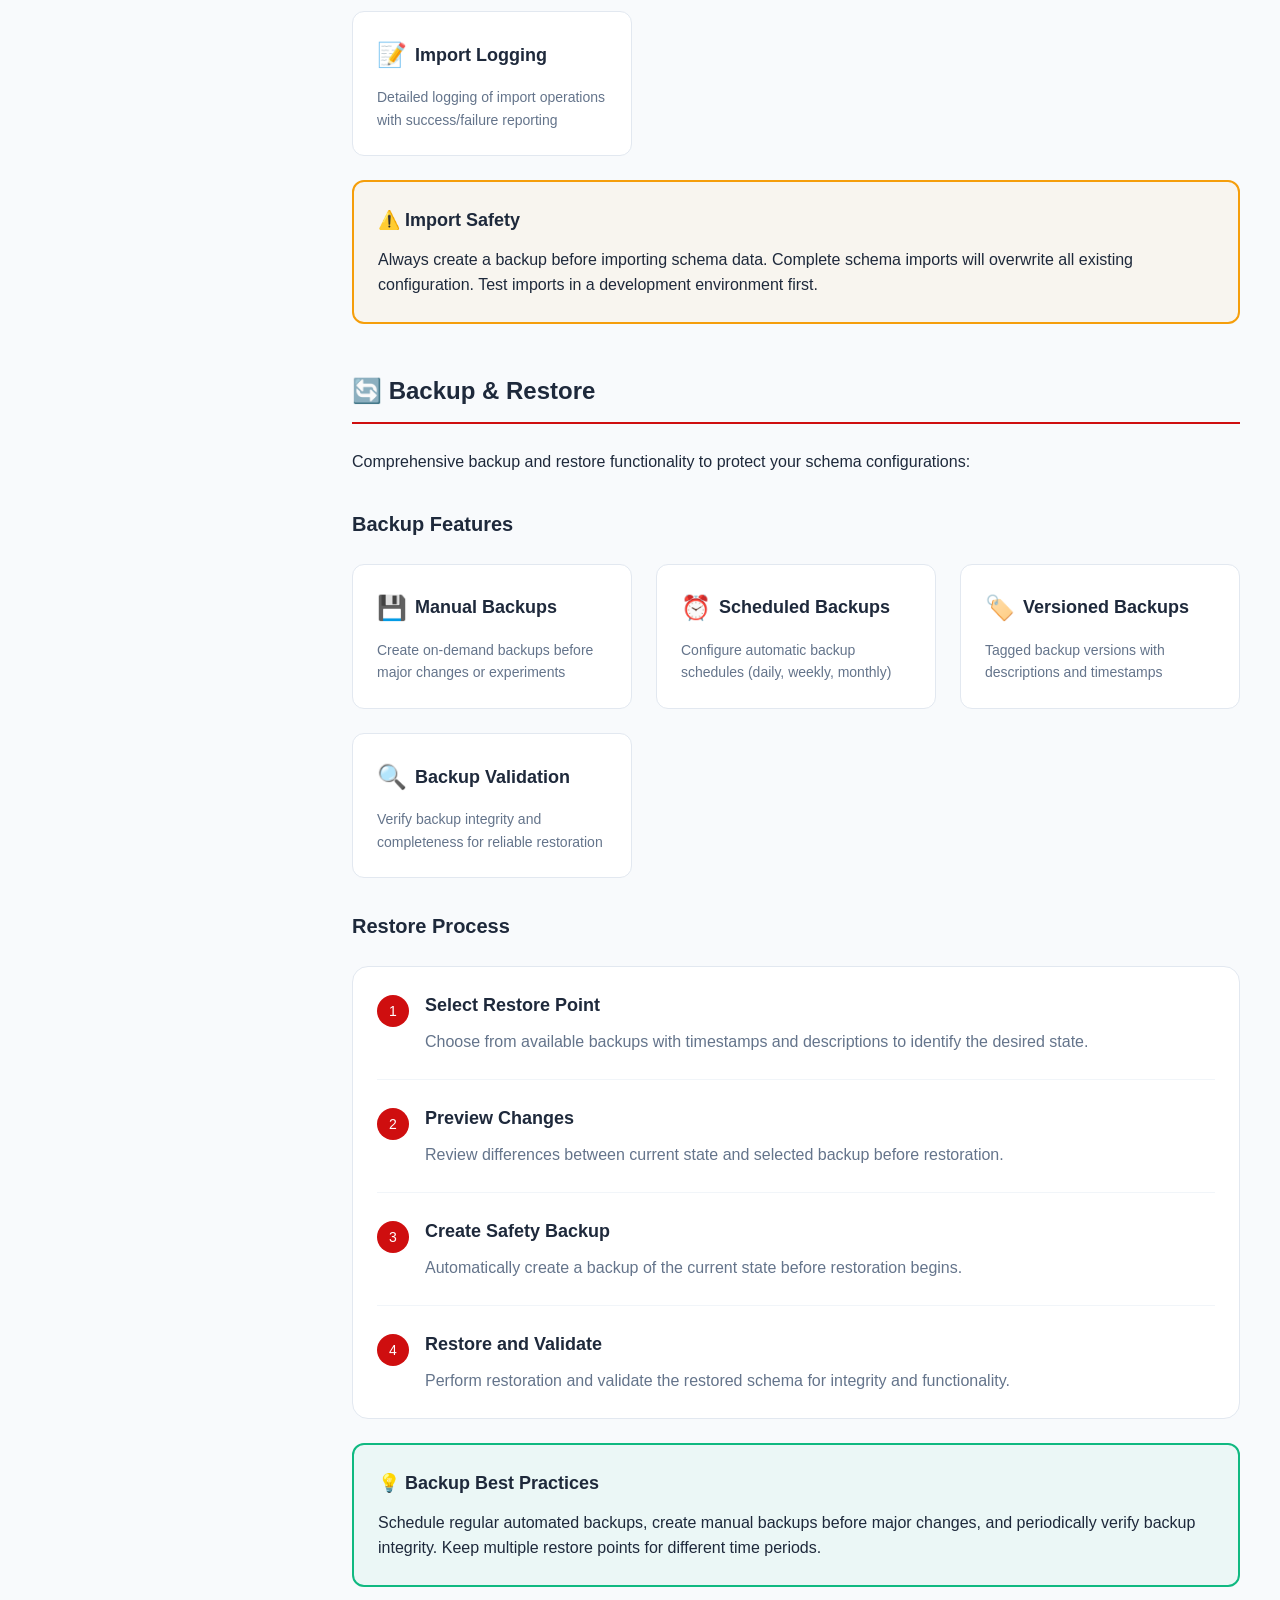
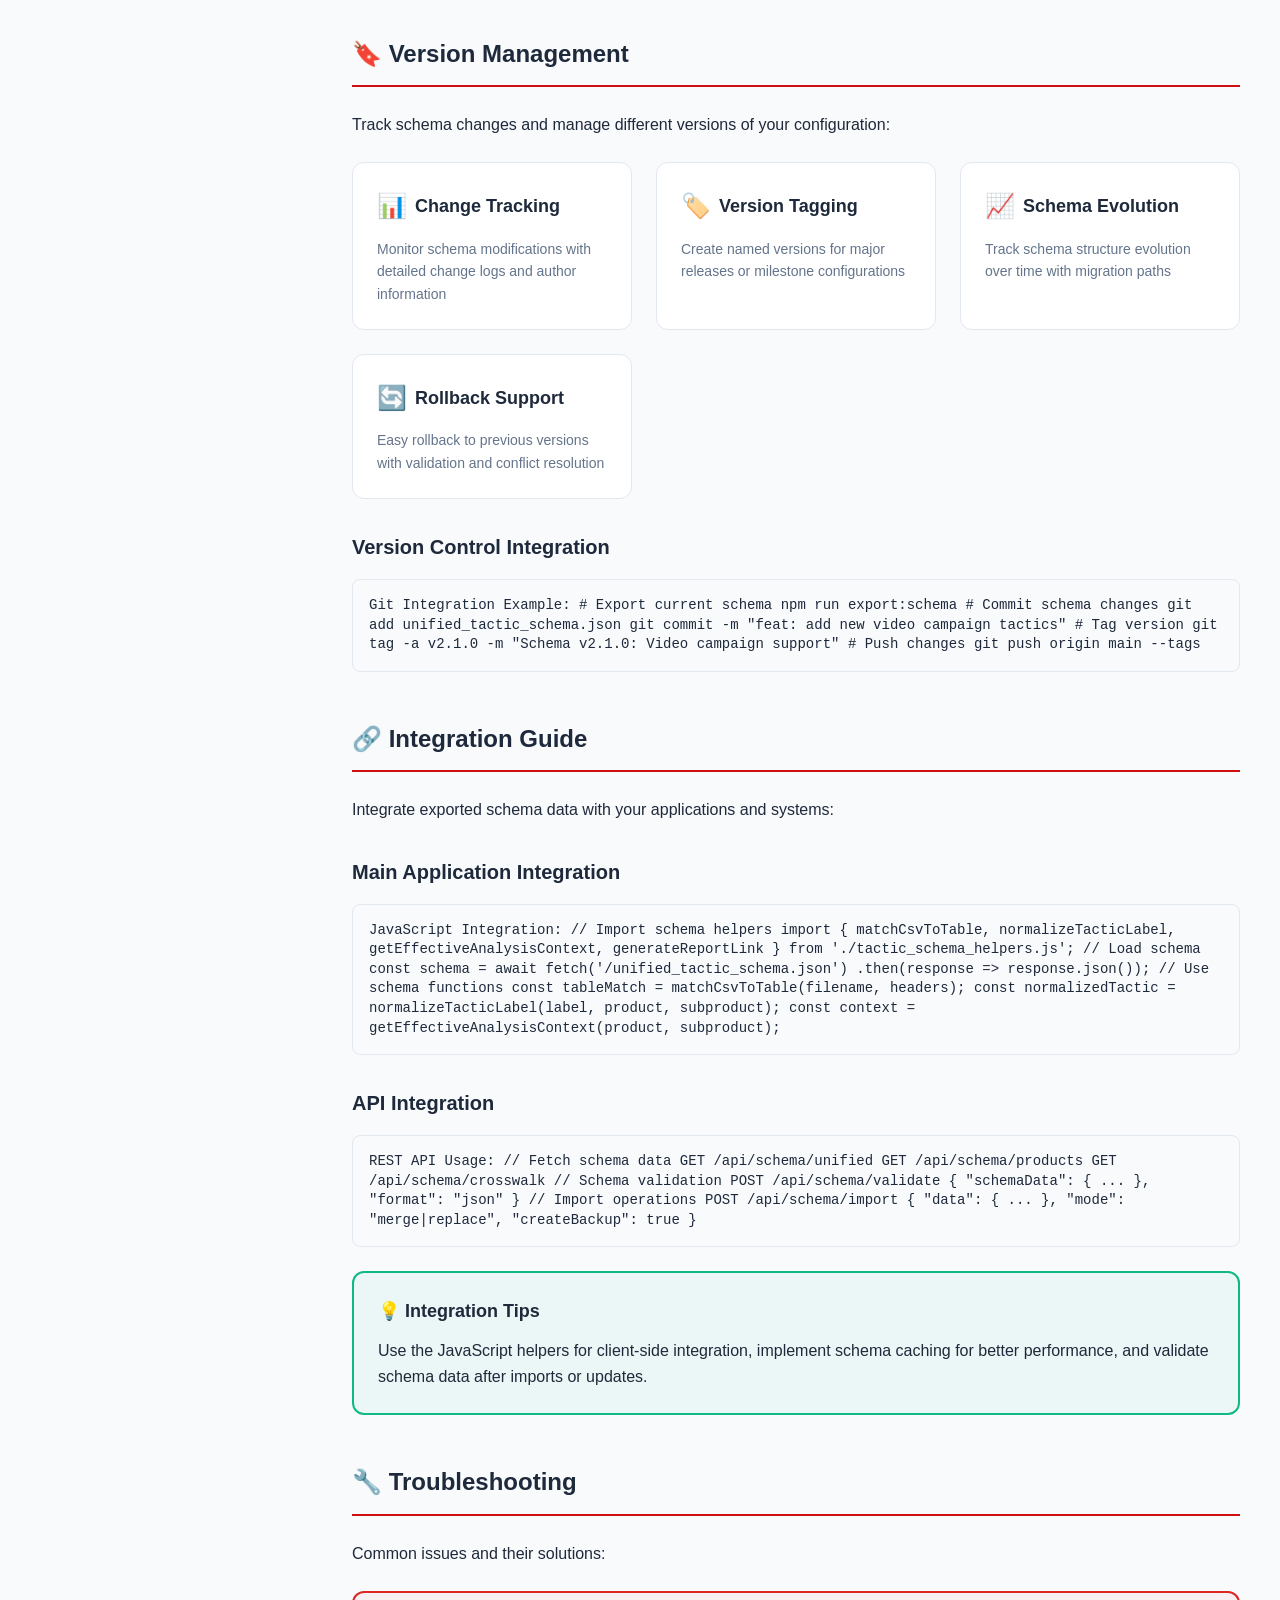
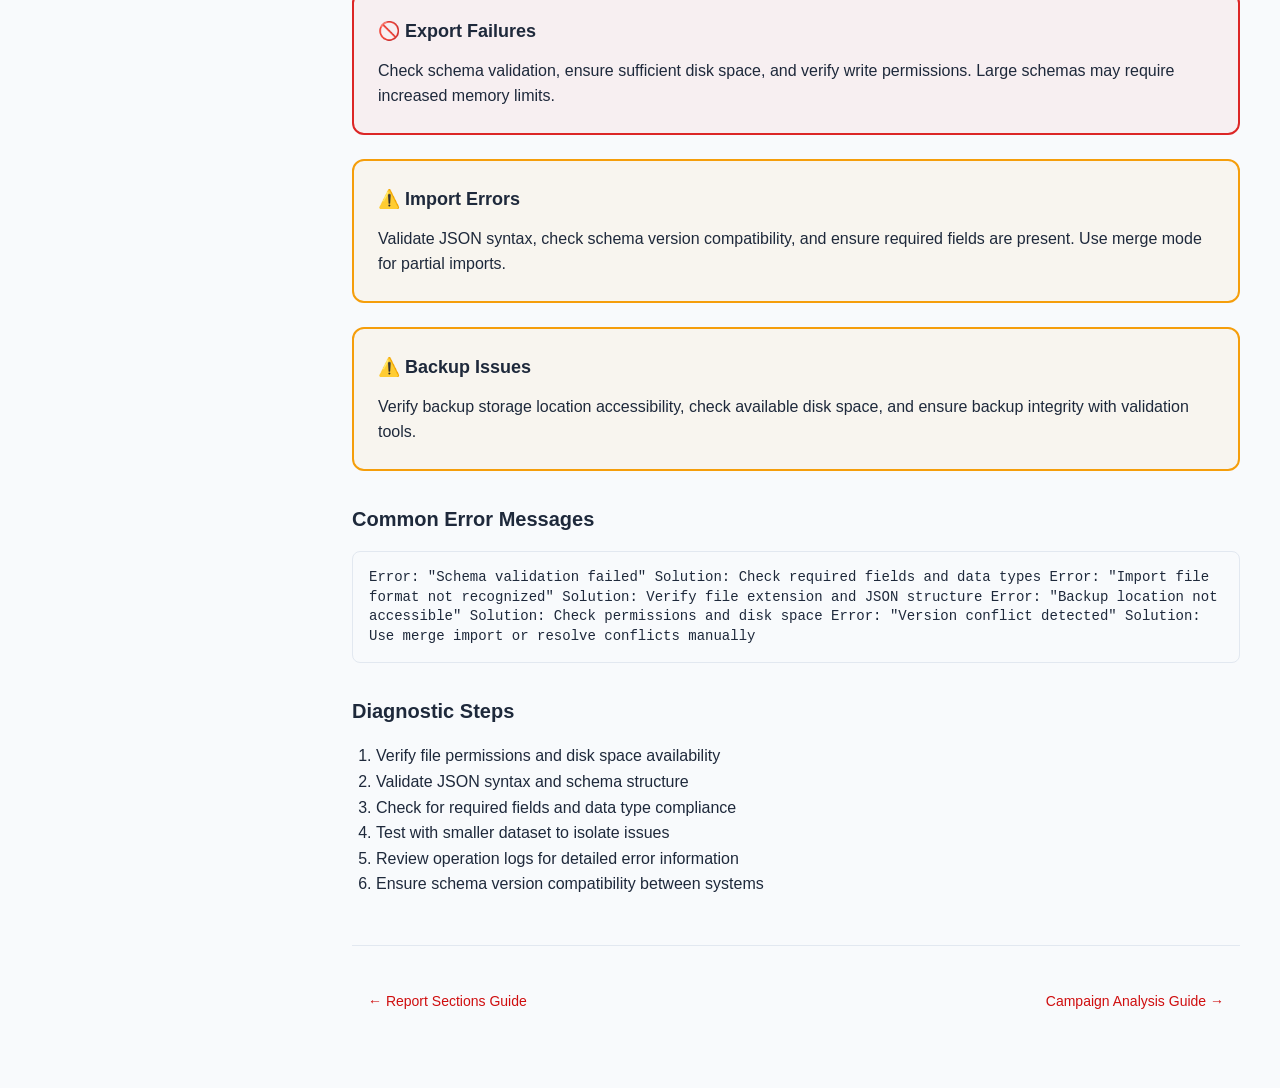
<file: docs/schema-admin/schema-export/index.html>
<!DOCTYPE html>
<html lang="en">
<head>
    <meta charset="UTF-8">
    <meta name="viewport" content="width=device-width, initial-scale=1.0">
    <title>Schema Export Guide - Report.AI Documentation</title>
    <link rel="stylesheet" href="../../../context/creative-docs/design-tokens.css">
    <style>
        /* Documentation Styles - Following Design System */
        :root {
            --doc-max-width: 1200px;
        }

        body {
            font-family: -apple-system, BlinkMacSystemFont, 'Segoe UI', 'Roboto', 'Oxygen', 'Ubuntu', 'Cantarell', sans-serif;
            background: var(--bg-canvas);
            color: var(--text-primary);
            line-height: 1.6;
            margin: 0;
            padding: 0;
        }

        /* Header */
        .docs-header {
            background: linear-gradient(135deg, #f8fafc 0%, #e2e8f0 100%);
            border-bottom: 1px solid var(--border-default);
            padding: var(--space-8);
        }

        .header-content {
            max-width: var(--doc-max-width);
            margin: 0 auto;
            display: flex;
            justify-content: space-between;
            align-items: center;
        }

        .docs-title {
            font-size: var(--text-title-2xl-size);
            font-weight: var(--text-title-2xl-weight);
            color: var(--text-primary);
            margin: 0 0 var(--space-2) 0;
        }

        .docs-subtitle {
            font-size: var(--text-body-lg-size);
            color: var(--text-secondary);
            margin: 0;
        }

        .breadcrumb {
            font-size: var(--text-body-sm-size);
            color: var(--text-secondary);
        }

        .breadcrumb a {
            color: #CF0E0F;
            text-decoration: none;
        }

        .breadcrumb a:hover {
            text-decoration: underline;
        }

        /* Container */
        .docs-container {
            max-width: var(--doc-max-width);
            margin: 0 auto;
            padding: var(--space-8);
            display: grid;
            grid-template-columns: 280px 1fr;
            gap: var(--space-8);
        }

        /* Table of Contents */
        .toc {
            background: var(--bg-surface);
            border: 1px solid var(--border-default);
            border-radius: var(--radii-lg);
            padding: var(--space-6);
            height: fit-content;
            position: sticky;
            top: var(--space-4);
        }

        .toc h3 {
            font-size: var(--text-title-sm-size);
            font-weight: var(--text-title-sm-weight);
            color: var(--text-primary);
            margin: 0 0 var(--space-4) 0;
            padding-bottom: var(--space-2);
            border-bottom: 1px solid var(--border-default);
        }

        .toc ul {
            list-style: none;
            padding: 0;
            margin: 0;
        }

        .toc li {
            margin-bottom: var(--space-2);
        }

        .toc a {
            color: var(--text-secondary);
            text-decoration: none;
            font-size: var(--text-body-sm-size);
            padding: var(--space-2);
            display: block;
            border-radius: var(--radii-sm);
            transition: all var(--duration-normal);
        }

        .toc a:hover,
        .toc a.active {
            color: #CF0E0F;
            background: rgba(207, 14, 15, 0.05);
        }

        .toc ul ul {
            margin-left: var(--space-4);
            margin-top: var(--space-2);
        }

        .toc ul ul a {
            font-size: var(--text-body-xs-size);
            color: var(--text-muted);
        }

        /* Main Content */
        .main-content {
            min-width: 0;
        }

        .content-section {
            margin-bottom: var(--space-12);
        }

        .content-section h2 {
            font-size: var(--text-title-lg-size);
            font-weight: var(--text-title-lg-weight);
            color: var(--text-primary);
            margin: 0 0 var(--space-6) 0;
            padding-bottom: var(--space-3);
            border-bottom: 2px solid #CF0E0F;
            display: flex;
            align-items: center;
            gap: var(--space-3);
        }

        .content-section h3 {
            font-size: var(--text-title-md-size);
            font-weight: var(--text-title-md-weight);
            color: var(--text-primary);
            margin: var(--space-8) 0 var(--space-4) 0;
        }

        .content-section h4 {
            font-size: var(--text-title-sm-size);
            font-weight: var(--text-title-sm-weight);
            color: var(--text-primary);
            margin: var(--space-6) 0 var(--space-3) 0;
        }

        .content-section p {
            margin-bottom: var(--space-4);
            line-height: 1.7;
        }

        /* Access Panel */
        .access-panel {
            background: linear-gradient(135deg, #CF0E0F 0%, #A00B0C 100%);
            color: white;
            padding: var(--space-8);
            border-radius: var(--radii-lg);
            margin: var(--space-8) 0;
            text-align: center;
        }

        .access-panel h3 {
            margin: 0 0 var(--space-4) 0;
            font-size: var(--text-title-lg-size);
            font-weight: var(--text-title-lg-weight);
        }

        .access-panel p {
            margin: 0 0 var(--space-6) 0;
            font-size: var(--text-body-lg-size);
            opacity: 0.9;
        }

        .access-btn {
            background: white;
            color: #CF0E0F;
            padding: var(--space-4) var(--space-8);
            border: none;
            border-radius: var(--radii-md);
            font-size: var(--text-body-md-size);
            font-weight: 600;
            text-decoration: none;
            display: inline-block;
            transition: all var(--duration-normal);
            box-shadow: var(--shadow-md);
        }

        .access-btn:hover {
            transform: translateY(-2px);
            box-shadow: var(--shadow-lg);
        }

        /* Export Format Grid */
        .export-formats {
            display: grid;
            grid-template-columns: repeat(auto-fit, minmax(300px, 1fr));
            gap: var(--space-6);
            margin: var(--space-6) 0;
        }

        .format-card {
            background: var(--bg-surface);
            border: 2px solid var(--border-default);
            border-radius: var(--radii-lg);
            padding: var(--space-6);
            transition: all var(--duration-normal);
            position: relative;
        }

        .format-card:hover {
            border-color: #CF0E0F;
            transform: translateY(-2px);
            box-shadow: var(--shadow-lg);
        }

        .format-card .icon {
            font-size: 2.5rem;
            margin-bottom: var(--space-4);
            display: block;
        }

        .format-card h4 {
            margin: 0 0 var(--space-3) 0;
            font-size: var(--text-title-sm-size);
            font-weight: var(--text-title-sm-weight);
            color: var(--text-primary);
        }

        .format-card p {
            margin: 0 0 var(--space-4) 0;
            color: var(--text-secondary);
            font-size: var(--text-body-sm-size);
            line-height: 1.6;
        }

        .format-card .filename {
            background: var(--bg-muted);
            border-radius: var(--radii-sm);
            padding: var(--space-2) var(--space-3);
            font-family: 'Monaco', 'Menlo', 'Ubuntu Mono', monospace;
            font-size: var(--text-body-xs-size);
            color: var(--text-primary);
            display: inline-block;
            margin-top: var(--space-3);
        }

        .format-card .use-cases {
            list-style: none;
            padding: 0;
            margin: var(--space-4) 0 0 0;
        }

        .format-card .use-cases li {
            font-size: var(--text-body-xs-size);
            color: var(--text-secondary);
            margin-bottom: var(--space-1);
            padding-left: var(--space-4);
            position: relative;
        }

        .format-card .use-cases li:before {
            content: "•";
            color: #CF0E0F;
            position: absolute;
            left: 0;
        }

        /* Feature Grid */
        .feature-grid {
            display: grid;
            grid-template-columns: repeat(auto-fit, minmax(280px, 1fr));
            gap: var(--space-6);
            margin: var(--space-6) 0;
        }

        .feature-card {
            background: var(--bg-surface);
            border: 1px solid var(--border-default);
            border-radius: var(--radii-md);
            padding: var(--space-6);
            transition: all var(--duration-normal);
        }

        .feature-card:hover {
            border-color: #CF0E0F;
            transform: translateY(-2px);
            box-shadow: var(--shadow-lg);
        }

        .feature-card h4 {
            margin: 0 0 var(--space-3) 0;
            display: flex;
            align-items: center;
            gap: var(--space-2);
            font-size: var(--text-title-sm-size);
            font-weight: var(--text-title-sm-weight);
        }

        .feature-card .icon {
            font-size: 1.5rem;
        }

        .feature-card p {
            margin: 0;
            color: var(--text-secondary);
            font-size: var(--text-body-sm-size);
            line-height: 1.6;
        }

        /* Workflow Steps */
        .workflow-steps {
            background: var(--bg-surface);
            border: 1px solid var(--border-default);
            border-radius: var(--radii-lg);
            padding: var(--space-6);
            margin: var(--space-6) 0;
        }

        .workflow-step {
            display: flex;
            align-items: flex-start;
            gap: var(--space-4);
            margin-bottom: var(--space-6);
            padding-bottom: var(--space-6);
            border-bottom: 1px solid var(--border-muted);
        }

        .workflow-step:last-child {
            margin-bottom: 0;
            padding-bottom: 0;
            border-bottom: none;
        }

        .step-number {
            background: #CF0E0F;
            color: white;
            border-radius: var(--radii-full);
            width: 32px;
            height: 32px;
            display: flex;
            align-items: center;
            justify-content: center;
            font-size: var(--text-body-sm-size);
            font-weight: var(--text-body-xs-weight);
            flex-shrink: 0;
            margin-top: var(--space-1);
        }

        .step-content h4 {
            margin: 0 0 var(--space-2) 0;
            font-size: var(--text-title-sm-size);
            font-weight: var(--text-title-sm-weight);
        }

        .step-content p {
            margin: 0;
            color: var(--text-secondary);
        }

        /* Info Boxes */
        .info-box {
            border: 2px solid var(--border-default);
            border-radius: var(--radii-md);
            padding: var(--space-6);
            margin: var(--space-6) 0;
        }

        .info-box.tip {
            border-color: #10b981;
            background: rgba(16, 185, 129, 0.05);
        }

        .info-box.warning {
            border-color: #f59e0b;
            background: rgba(245, 158, 11, 0.05);
        }

        .info-box.danger {
            border-color: #dc2626;
            background: rgba(220, 38, 38, 0.05);
        }

        .info-box h4 {
            display: flex;
            align-items: center;
            gap: var(--space-2);
            margin: 0 0 var(--space-3) 0;
            font-size: var(--text-title-sm-size);
            font-weight: var(--text-title-sm-weight);
        }

        .info-box p {
            margin: 0;
            line-height: 1.6;
        }

        /* Code Blocks */
        .code-block {
            background: #f8fafc;
            border: 1px solid var(--border-default);
            border-radius: var(--radii-sm);
            padding: var(--space-4);
            margin: var(--space-4) 0;
            font-family: 'Monaco', 'Menlo', 'Ubuntu Mono', monospace;
            font-size: var(--text-body-sm-size);
            color: var(--text-primary);
            overflow-x: auto;
            line-height: 1.4;
        }

        /* Navigation */
        .page-nav {
            display: flex;
            justify-content: space-between;
            align-items: center;
            padding: var(--space-8) 0;
            border-top: 1px solid var(--border-default);
            margin-top: var(--space-12);
        }

        .nav-link {
            display: flex;
            align-items: center;
            gap: var(--space-2);
            color: #CF0E0F;
            text-decoration: none;
            font-size: var(--text-body-sm-size);
            font-weight: 500;
            padding: var(--space-3) var(--space-4);
            border-radius: var(--radii-sm);
            transition: all var(--duration-normal);
        }

        .nav-link:hover {
            background: rgba(207, 14, 15, 0.05);
        }

        /* Responsive */
        @media (max-width: 1024px) {
            .docs-container {
                grid-template-columns: 1fr;
                gap: var(--space-6);
            }

            .toc {
                position: static;
                order: -1;
            }
        }

        @media (max-width: 768px) {
            .docs-container {
                padding: var(--space-4);
            }

            .header-content {
                flex-direction: column;
                align-items: flex-start;
                gap: var(--space-2);
            }

            .feature-grid,
            .export-formats {
                grid-template-columns: 1fr;
            }
        }

        /* Hide scrollbars */
        .toc,
        .main-content,
        .code-block {
            scrollbar-width: none;
            -ms-overflow-style: none;
        }

        .toc::-webkit-scrollbar,
        .main-content::-webkit-scrollbar,
        .code-block::-webkit-scrollbar {
            display: none;
        }
    </style>
</head>
<body>
    <header class="docs-header">
        <div class="header-content">
            <div>
                <nav class="breadcrumb" aria-label="Breadcrumb">
                    <a href="../../">Documentation</a> > <a href="../">Schema Admin</a> > <span>Schema Export</span>
                </nav>
                <h1 class="docs-title">Schema Export Guide</h1>
                <p class="docs-subtitle">Export, import, and backup schema configurations</p>
            </div>
        </div>
    </header>

    <div class="docs-container">
        <!-- Table of Contents -->
        <nav class="toc" aria-label="Table of Contents">
            <h3>📋 Table of Contents</h3>
            <ul>
                <li><a href="#overview">Overview</a></li>
                <li><a href="#export-formats">Export Formats</a>
                    <ul>
                        <li><a href="#json-export">JSON Export</a></li>
                        <li><a href="#csv-crosswalk">CSV Crosswalk</a></li>
                        <li><a href="#xml-export">XML Export</a></li>
                        <li><a href="#js-helpers">JavaScript Helpers</a></li>
                    </ul>
                </li>
                <li><a href="#import-options">Import Options</a></li>
                <li><a href="#backup-restore">Backup & Restore</a></li>
                <li><a href="#version-management">Version Management</a></li>
                <li><a href="#integration">Integration Guide</a></li>
                <li><a href="#troubleshooting">Troubleshooting</a></li>
            </ul>
        </nav>

        <!-- Main Content -->
        <main class="main-content">
            <!-- Quick Access Panel -->
            <div class="access-panel">
                <h3>💾 Access Schema Export</h3>
                <p>Ready to export, import, or backup your schema? Jump directly to the export interface.</p>
                <a href="../../../schema-admin/schema-export/" class="access-btn" target="_blank">Open Schema Export →</a>
            </div>

            <section id="overview" class="content-section">
                <h2>💾 Overview</h2>
                <p>The Schema Export system provides comprehensive data management capabilities for your Report.AI schema configurations. Export, import, backup, and restore schema data in multiple formats for integration, collaboration, and disaster recovery.</p>
                
                <div class="feature-grid">
                    <div class="feature-card">
                        <h4><span class="icon">📤</span>Multi-Format Export</h4>
                        <p>Export schema data in JSON, CSV, XML, and JavaScript formats for various integration needs</p>
                    </div>
                    <div class="feature-card">
                        <h4><span class="icon">📥</span>Import & Merge</h4>
                        <p>Import schema configurations with options to replace or merge with existing data</p>
                    </div>
                    <div class="feature-card">
                        <h4><span class="icon">🔄</span>Backup & Restore</h4>
                        <p>Create automated backups and restore points for schema configuration management</p>
                    </div>
                    <div class="feature-card">
                        <h4><span class="icon">🔗</span>Integration Helpers</h4>
                        <p>Ready-to-use JavaScript functions and utilities for seamless main application integration</p>
                    </div>
                </div>
            </section>

            <section id="export-formats" class="content-section">
                <h2>📤 Export Formats</h2>
                <p>Choose from multiple export formats based on your specific integration and usage requirements:</p>

                <div class="export-formats">
                    <div class="format-card">
                        <span class="icon">📄</span>
                        <h4 id="json-export">Complete Schema (JSON)</h4>
                        <p>Full schema structure including all products, subproducts, connections, tables, and configurations in JSON format.</p>
                        <div class="filename">unified_tactic_schema.json</div>
                        <ul class="use-cases">
                            <li>Main application integration</li>
                            <li>Complete system backups</li>
                            <li>Schema version control</li>
                            <li>Cross-environment deployment</li>
                        </ul>
                    </div>

                    <div class="format-card">
                        <span class="icon">📊</span>
                        <h4 id="csv-crosswalk">CSV Crosswalk</h4>
                        <p>Compatibility format matching GPT Tactic Reference structure for legacy system integration.</p>
                        <div class="filename">tactic_crosswalk.csv</div>
                        <ul class="use-cases">
                            <li>Legacy system compatibility</li>
                            <li>GPT training data format</li>
                            <li>Spreadsheet analysis</li>
                            <li>External tool integration</li>
                        </ul>
                    </div>

                    <div class="format-card">
                        <span class="icon">📋</span>
                        <h4 id="xml-export">XML Structure</h4>
                        <p>Structured XML export for enterprise system integration and API consumption.</p>
                        <div class="filename">tactic_schema.xml</div>
                        <ul class="use-cases">
                            <li>Enterprise system integration</li>
                            <li>SOAP API compatibility</li>
                            <li>Structured data exchange</li>
                            <li>System documentation</li>
                        </ul>
                    </div>

                    <div class="format-card">
                        <span class="icon">⚡</span>
                        <h4 id="js-helpers">JavaScript Helpers</h4>
                        <p>Ready-to-use JavaScript functions and utilities for seamless integration with web applications.</p>
                        <div class="filename">tactic_schema_helpers.js</div>
                        <ul class="use-cases">
                            <li>Web application integration</li>
                            <li>Frontend development</li>
                            <li>API wrapper functions</li>
                            <li>Schema validation utilities</li>
                        </ul>
                    </div>

                    <div class="format-card">
                        <span class="icon">📦</span>
                        <h4>Products Only</h4>
                        <p>Export only product configurations and table definitions without subproduct details.</p>
                        <div class="filename">products_schema.json</div>
                        <ul class="use-cases">
                            <li>Simplified integrations</li>
                            <li>Product-level analysis</li>
                            <li>Configuration templates</li>
                            <li>Reduced file size needs</li>
                        </ul>
                    </div>

                    <div class="format-card">
                        <span class="icon">🔄</span>
                        <h4>Legacy Format</h4>
                        <p>Export in the old csv-headers.json format for backward compatibility with existing systems.</p>
                        <div class="filename">csv_headers.json</div>
                        <ul class="use-cases">
                            <li>Backward compatibility</li>
                            <li>Migration support</li>
                            <li>Legacy tool integration</li>
                            <li>Transition planning</li>
                        </ul>
                    </div>
                </div>
            </section>

            <section id="import-options" class="content-section">
                <h2>📥 Import Options</h2>
                <p>Import schema configurations with flexible options to suit your workflow needs:</p>

                <div class="workflow-steps">
                    <div class="workflow-step">
                        <div class="step-number">1</div>
                        <div class="step-content">
                            <h4>Complete Schema Import</h4>
                            <p>Replace the entire current schema with imported configuration. This completely overwrites existing data.</p>
                        </div>
                    </div>
                    <div class="workflow-step">
                        <div class="step-number">2</div>
                        <div class="step-content">
                            <h4>Merge Import</h4>
                            <p>Intelligently merge imported schema with existing configuration, preserving local customizations where possible.</p>
                        </div>
                    </div>
                    <div class="workflow-step">
                        <div class="step-number">3</div>
                        <div class="step-content">
                            <h4>Legacy Format Import</h4>
                            <p>Convert and import old csv-headers.json files, automatically upgrading them to the new schema format.</p>
                        </div>
                    </div>
                </div>

                <div class="feature-grid">
                    <div class="feature-card">
                        <h4><span class="icon">✅</span>Validation</h4>
                        <p>All imports are validated for structure, dependencies, and compatibility before application</p>
                    </div>
                    <div class="feature-card">
                        <h4><span class="icon">🔄</span>Backup Creation</h4>
                        <p>Automatic backup creation before import operations for easy rollback if needed</p>
                    </div>
                    <div class="feature-card">
                        <h4><span class="icon">📊</span>Conflict Resolution</h4>
                        <p>Intelligent handling of conflicting data during merge operations with user control</p>
                    </div>
                    <div class="feature-card">
                        <h4><span class="icon">📝</span>Import Logging</h4>
                        <p>Detailed logging of import operations with success/failure reporting</p>
                    </div>
                </div>

                <div class="info-box warning">
                    <h4>⚠️ Import Safety</h4>
                    <p>Always create a backup before importing schema data. Complete schema imports will overwrite all existing configuration. Test imports in a development environment first.</p>
                </div>
            </section>

            <section id="backup-restore" class="content-section">
                <h2>🔄 Backup & Restore</h2>
                <p>Comprehensive backup and restore functionality to protect your schema configurations:</p>

                <h3>Backup Features</h3>
                <div class="feature-grid">
                    <div class="feature-card">
                        <h4><span class="icon">💾</span>Manual Backups</h4>
                        <p>Create on-demand backups before major changes or experiments</p>
                    </div>
                    <div class="feature-card">
                        <h4><span class="icon">⏰</span>Scheduled Backups</h4>
                        <p>Configure automatic backup schedules (daily, weekly, monthly)</p>
                    </div>
                    <div class="feature-card">
                        <h4><span class="icon">🏷️</span>Versioned Backups</h4>
                        <p>Tagged backup versions with descriptions and timestamps</p>
                    </div>
                    <div class="feature-card">
                        <h4><span class="icon">🔍</span>Backup Validation</h4>
                        <p>Verify backup integrity and completeness for reliable restoration</p>
                    </div>
                </div>

                <h3>Restore Process</h3>
                <div class="workflow-steps">
                    <div class="workflow-step">
                        <div class="step-number">1</div>
                        <div class="step-content">
                            <h4>Select Restore Point</h4>
                            <p>Choose from available backups with timestamps and descriptions to identify the desired state.</p>
                        </div>
                    </div>
                    <div class="workflow-step">
                        <div class="step-number">2</div>
                        <div class="step-content">
                            <h4>Preview Changes</h4>
                            <p>Review differences between current state and selected backup before restoration.</p>
                        </div>
                    </div>
                    <div class="workflow-step">
                        <div class="step-number">3</div>
                        <div class="step-content">
                            <h4>Create Safety Backup</h4>
                            <p>Automatically create a backup of the current state before restoration begins.</p>
                        </div>
                    </div>
                    <div class="workflow-step">
                        <div class="step-number">4</div>
                        <div class="step-content">
                            <h4>Restore and Validate</h4>
                            <p>Perform restoration and validate the restored schema for integrity and functionality.</p>
                        </div>
                    </div>
                </div>

                <div class="info-box tip">
                    <h4>💡 Backup Best Practices</h4>
                    <p>Schedule regular automated backups, create manual backups before major changes, and periodically verify backup integrity. Keep multiple restore points for different time periods.</p>
                </div>
            </section>

            <section id="version-management" class="content-section">
                <h2>🔖 Version Management</h2>
                <p>Track schema changes and manage different versions of your configuration:</p>

                <div class="feature-grid">
                    <div class="feature-card">
                        <h4><span class="icon">📊</span>Change Tracking</h4>
                        <p>Monitor schema modifications with detailed change logs and author information</p>
                    </div>
                    <div class="feature-card">
                        <h4><span class="icon">🏷️</span>Version Tagging</h4>
                        <p>Create named versions for major releases or milestone configurations</p>
                    </div>
                    <div class="feature-card">
                        <h4><span class="icon">📈</span>Schema Evolution</h4>
                        <p>Track schema structure evolution over time with migration paths</p>
                    </div>
                    <div class="feature-card">
                        <h4><span class="icon">🔄</span>Rollback Support</h4>
                        <p>Easy rollback to previous versions with validation and conflict resolution</p>
                    </div>
                </div>

                <h3>Version Control Integration</h3>
                <div class="code-block">
Git Integration Example:
# Export current schema
npm run export:schema

# Commit schema changes  
git add unified_tactic_schema.json
git commit -m "feat: add new video campaign tactics"

# Tag version
git tag -a v2.1.0 -m "Schema v2.1.0: Video campaign support"

# Push changes
git push origin main --tags
                </div>
            </section>

            <section id="integration" class="content-section">
                <h2>🔗 Integration Guide</h2>
                <p>Integrate exported schema data with your applications and systems:</p>

                <h3>Main Application Integration</h3>
                <div class="code-block">
JavaScript Integration:
// Import schema helpers
import { 
    matchCsvToTable, 
    normalizeTacticLabel,
    getEffectiveAnalysisContext,
    generateReportLink 
} from './tactic_schema_helpers.js';

// Load schema
const schema = await fetch('/unified_tactic_schema.json')
    .then(response => response.json());

// Use schema functions
const tableMatch = matchCsvToTable(filename, headers);
const normalizedTactic = normalizeTacticLabel(label, product, subproduct);
const context = getEffectiveAnalysisContext(product, subproduct);
                </div>

                <h3>API Integration</h3>
                <div class="code-block">
REST API Usage:
// Fetch schema data
GET /api/schema/unified
GET /api/schema/products
GET /api/schema/crosswalk

// Schema validation
POST /api/schema/validate
{
    "schemaData": { ... },
    "format": "json"
}

// Import operations  
POST /api/schema/import
{
    "data": { ... },
    "mode": "merge|replace",
    "createBackup": true
}
                </div>

                <div class="info-box tip">
                    <h4>💡 Integration Tips</h4>
                    <p>Use the JavaScript helpers for client-side integration, implement schema caching for better performance, and validate schema data after imports or updates.</p>
                </div>
            </section>

            <section id="troubleshooting" class="content-section">
                <h2>🔧 Troubleshooting</h2>
                <p>Common issues and their solutions:</p>

                <div class="info-box danger">
                    <h4>🚫 Export Failures</h4>
                    <p>Check schema validation, ensure sufficient disk space, and verify write permissions. Large schemas may require increased memory limits.</p>
                </div>

                <div class="info-box warning">
                    <h4>⚠️ Import Errors</h4>
                    <p>Validate JSON syntax, check schema version compatibility, and ensure required fields are present. Use merge mode for partial imports.</p>
                </div>

                <div class="info-box warning">
                    <h4>⚠️ Backup Issues</h4>
                    <p>Verify backup storage location accessibility, check available disk space, and ensure backup integrity with validation tools.</p>
                </div>

                <h3>Common Error Messages</h3>
                <div class="code-block">
Error: "Schema validation failed"
Solution: Check required fields and data types

Error: "Import file format not recognized"  
Solution: Verify file extension and JSON structure

Error: "Backup location not accessible"
Solution: Check permissions and disk space

Error: "Version conflict detected"
Solution: Use merge import or resolve conflicts manually
                </div>

                <h3>Diagnostic Steps</h3>
                <ol style="padding-left: var(--space-6);">
                    <li>Verify file permissions and disk space availability</li>
                    <li>Validate JSON syntax and schema structure</li>
                    <li>Check for required fields and data type compliance</li>
                    <li>Test with smaller dataset to isolate issues</li>
                    <li>Review operation logs for detailed error information</li>
                    <li>Ensure schema version compatibility between systems</li>
                </ol>
            </section>

            <nav class="page-nav">
                <a href="../sections-manager/" class="nav-link">← Report Sections Guide</a>
                <a href="../../reporting/" class="nav-link">Campaign Analysis Guide →</a>
            </nav>
        </main>
    </div>

    <script>
        // Table of Contents functionality
        document.addEventListener('DOMContentLoaded', function() {
            const tocLinks = document.querySelectorAll('.toc a');
            const sections = document.querySelectorAll('.content-section');

            function updateActiveTocLink() {
                let current = '';
                sections.forEach(section => {
                    const sectionTop = section.getBoundingClientRect().top;
                    if (sectionTop <= 100) {
                        current = section.id;
                    }
                });

                tocLinks.forEach(link => {
                    link.classList.remove('active');
                    if (link.getAttribute('href') === '#' + current) {
                        link.classList.add('active');
                    }
                });
            }

            // Smooth scrolling for TOC links
            tocLinks.forEach(link => {
                link.addEventListener('click', function(e) {
                    e.preventDefault();
                    const targetId = this.getAttribute('href').substring(1);
                    const targetElement = document.getElementById(targetId);
                    if (targetElement) {
                        targetElement.scrollIntoView({
                            behavior: 'smooth',
                            block: 'start'
                        });
                    }
                });
            });

            window.addEventListener('scroll', updateActiveTocLink);
            updateActiveTocLink();
        });
    </script>
</body>
</html>
</file>
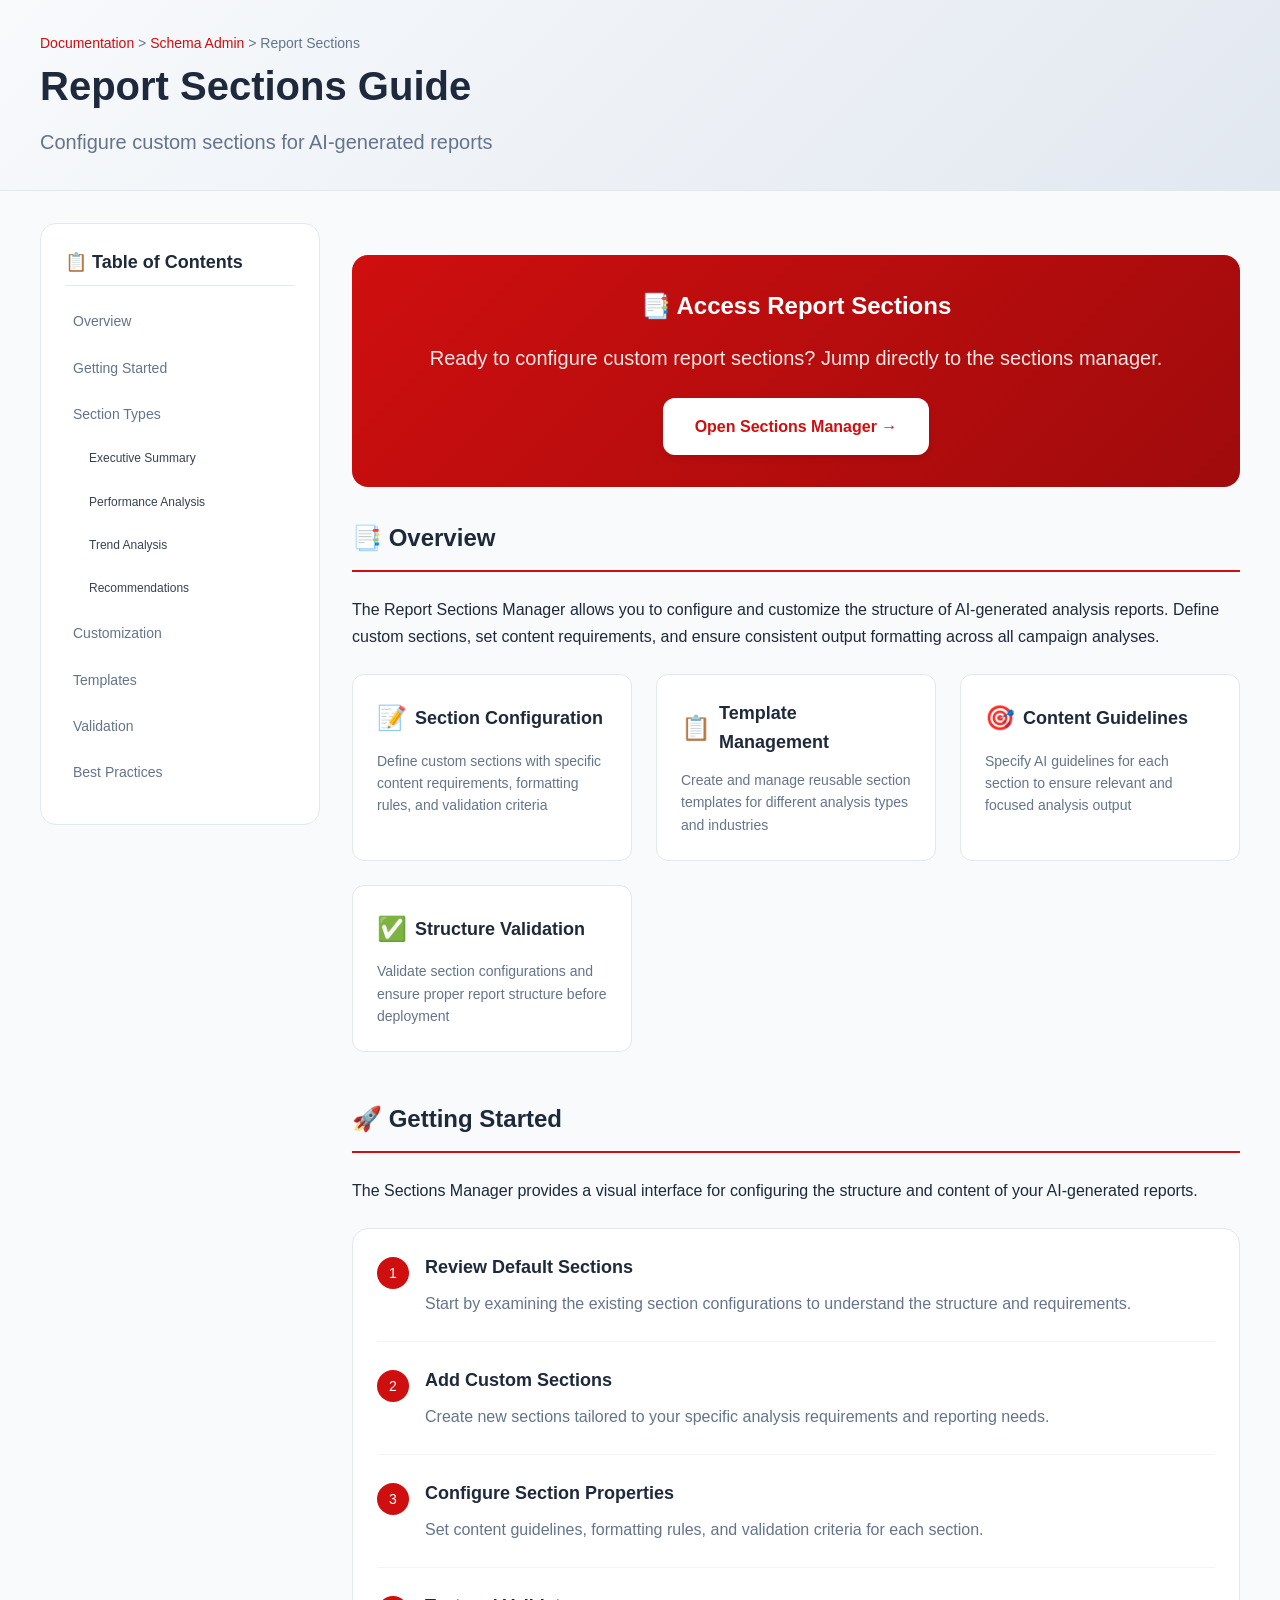
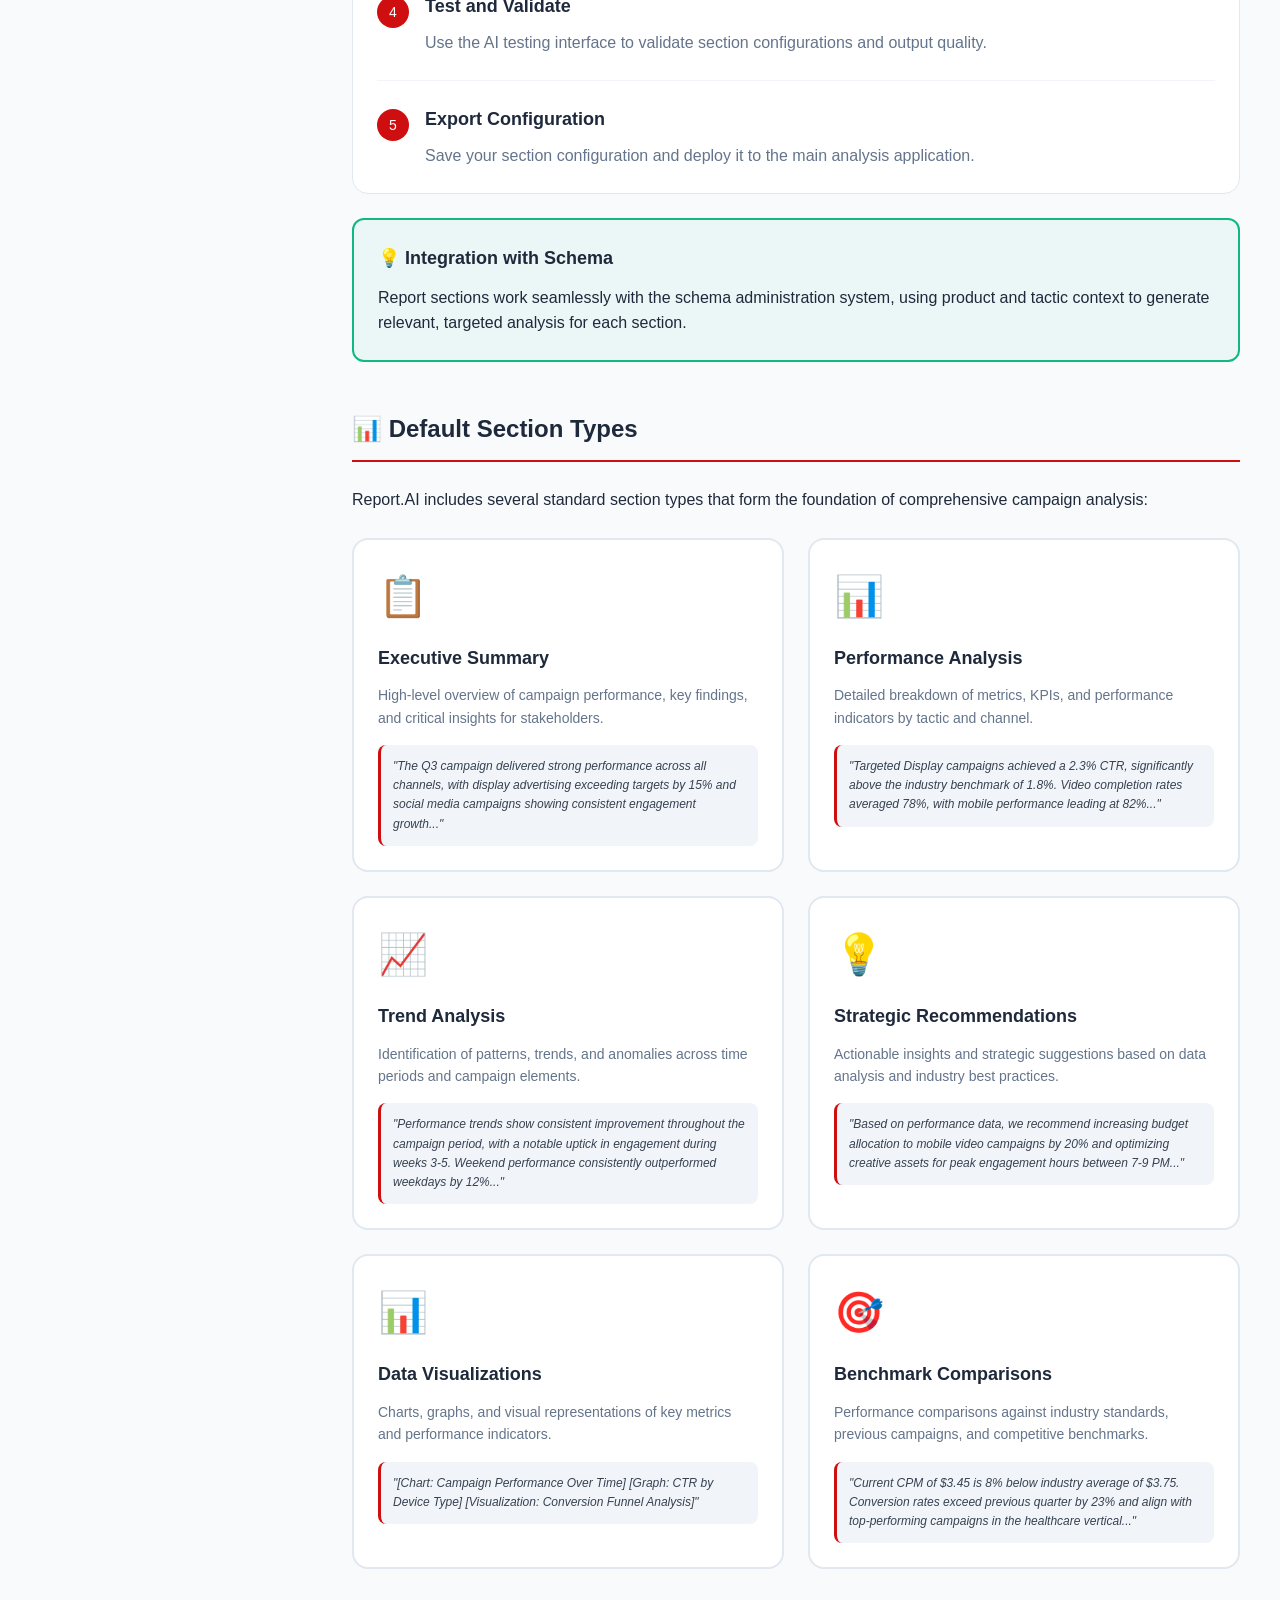
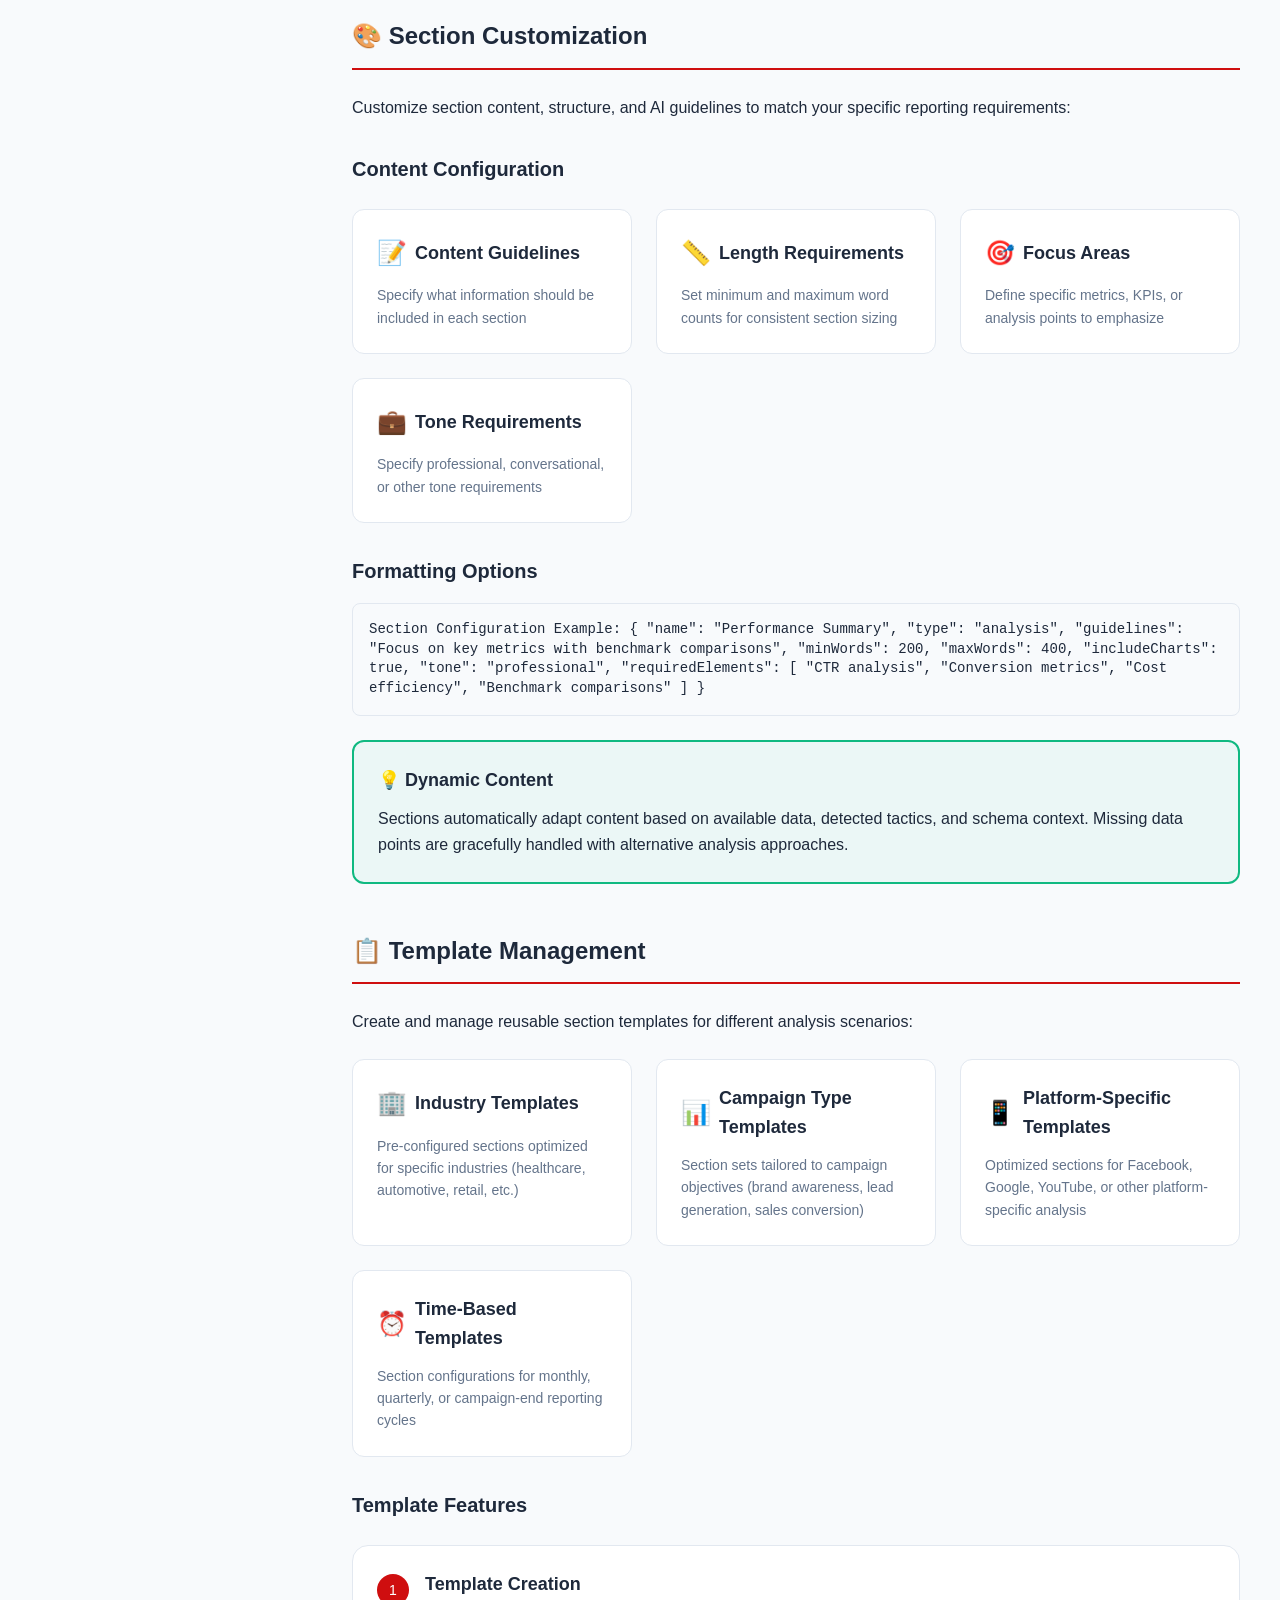
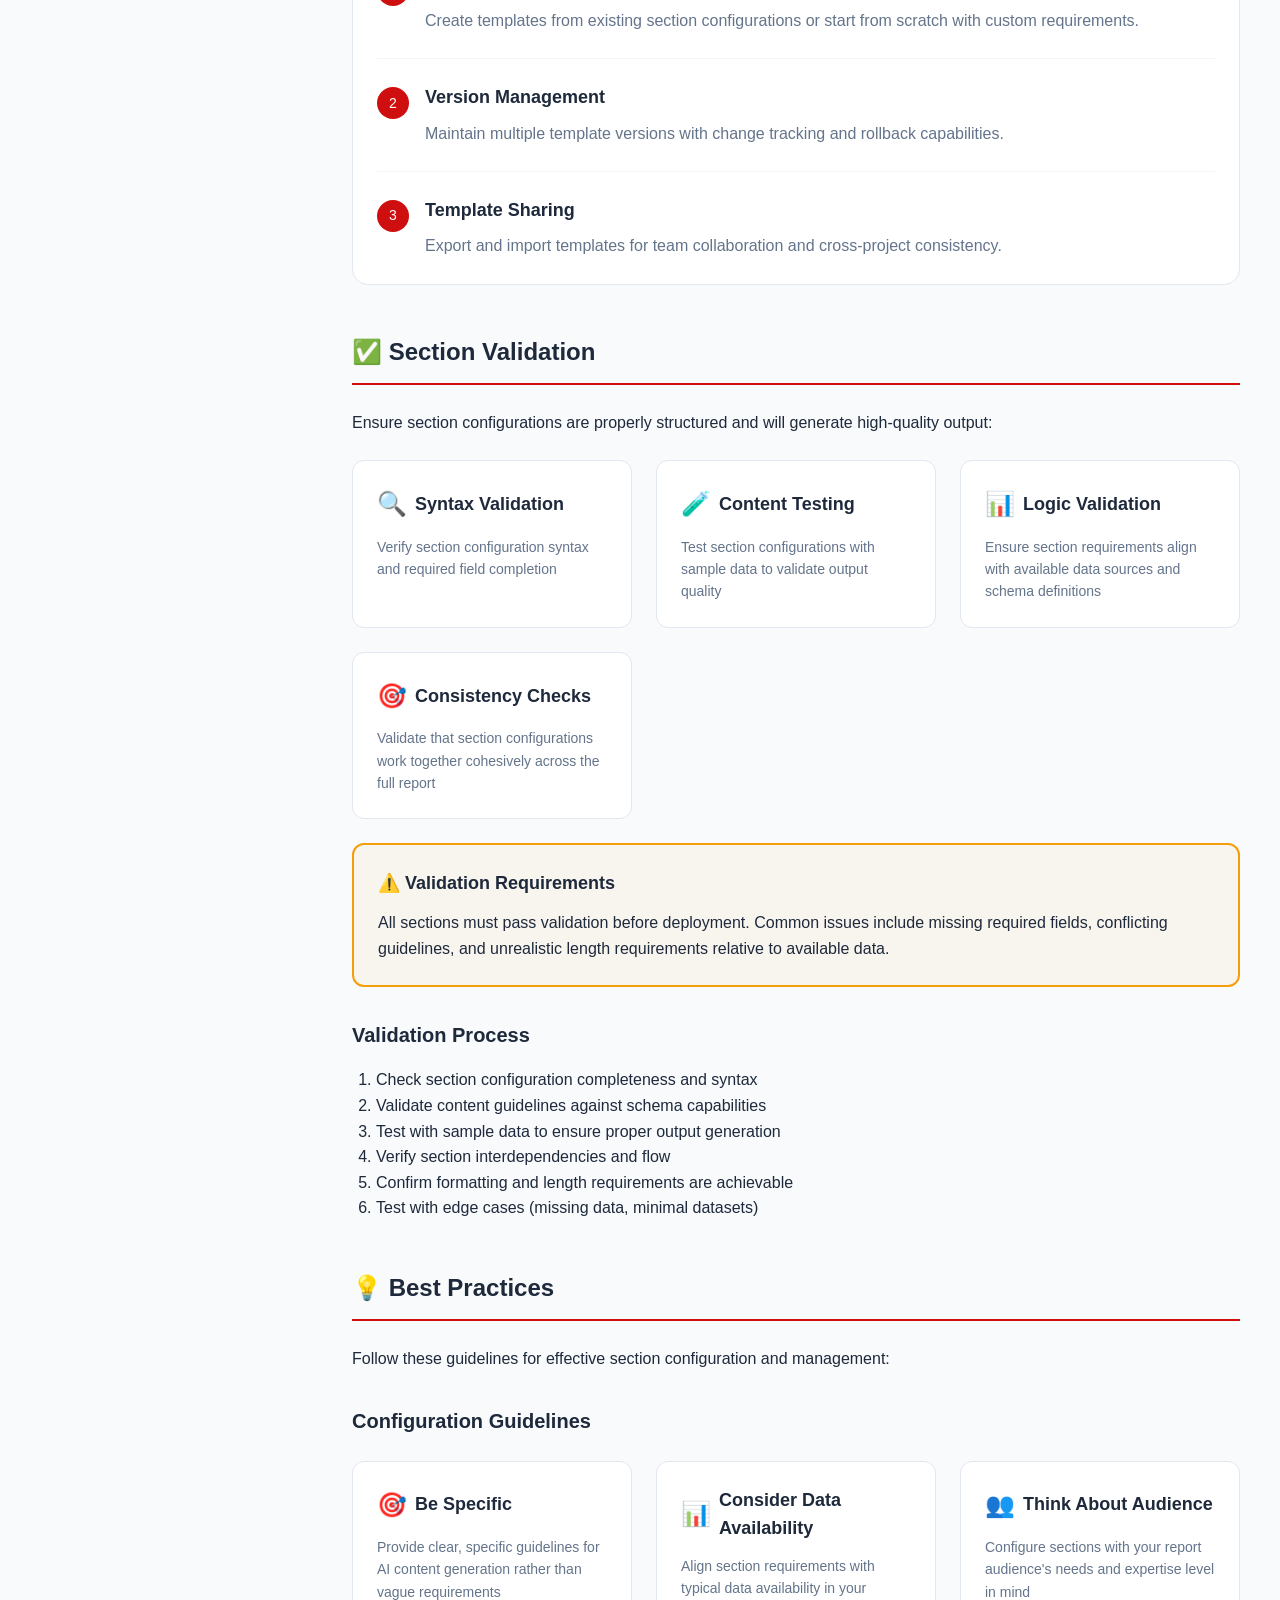
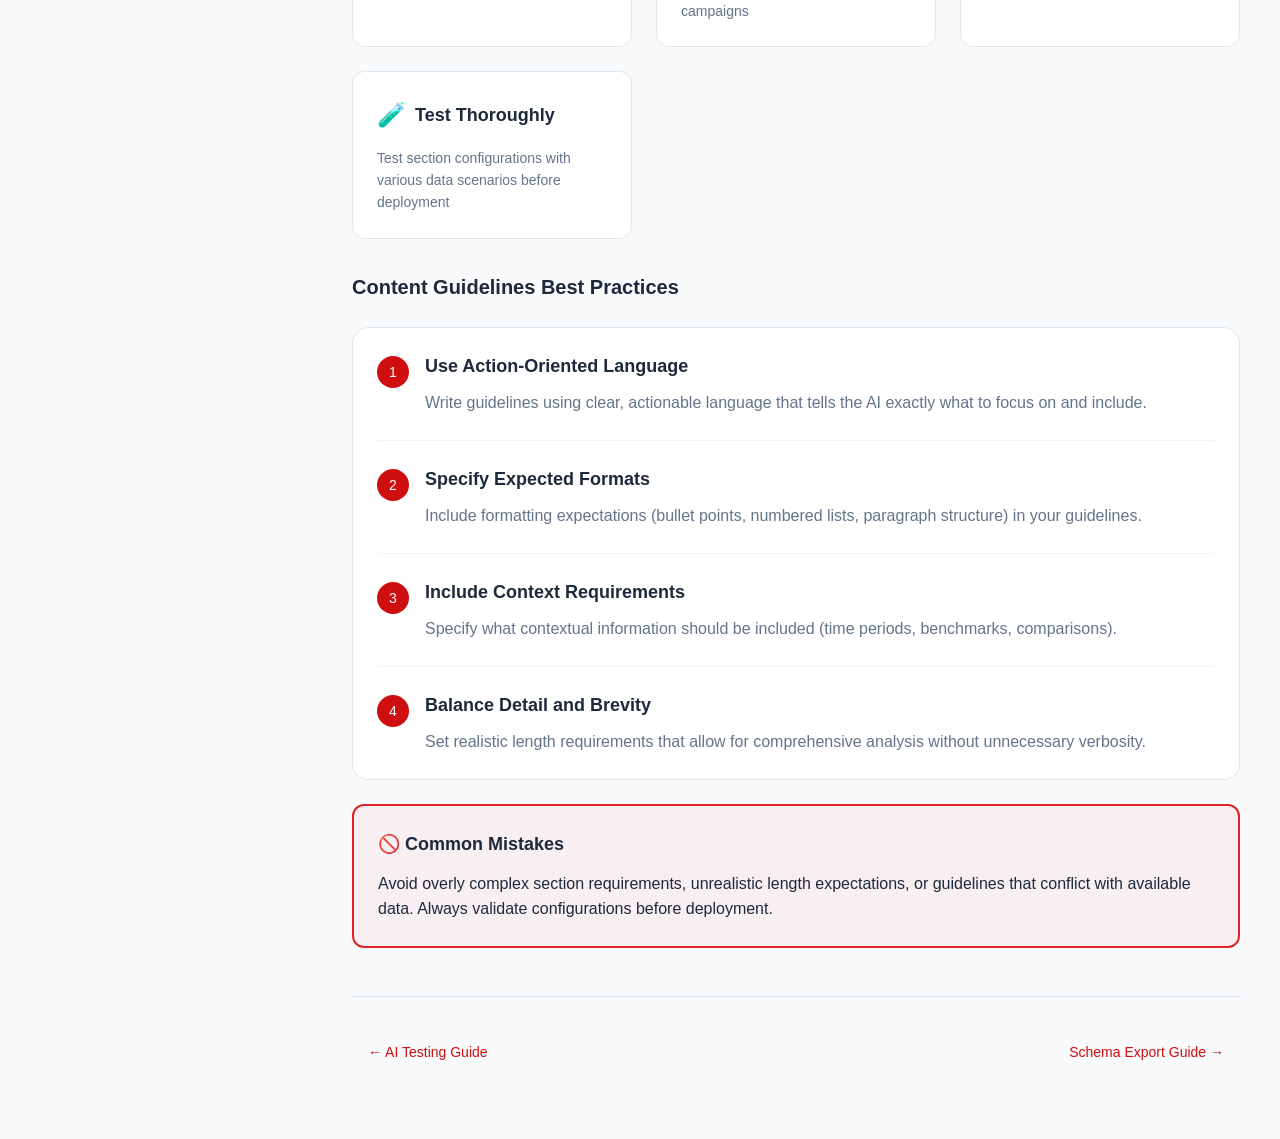
<file: docs/schema-admin/sections-manager/index.html>
<!DOCTYPE html>
<html lang="en">
<head>
    <meta charset="UTF-8">
    <meta name="viewport" content="width=device-width, initial-scale=1.0">
    <title>Report Sections Guide - Report.AI Documentation</title>
    <link rel="stylesheet" href="../../../context/creative-docs/design-tokens.css">
    <style>
        /* Documentation Styles - Following Design System */
        :root {
            --doc-max-width: 1200px;
        }

        body {
            font-family: -apple-system, BlinkMacSystemFont, 'Segoe UI', 'Roboto', 'Oxygen', 'Ubuntu', 'Cantarell', sans-serif;
            background: var(--bg-canvas);
            color: var(--text-primary);
            line-height: 1.6;
            margin: 0;
            padding: 0;
        }

        /* Header */
        .docs-header {
            background: linear-gradient(135deg, #f8fafc 0%, #e2e8f0 100%);
            border-bottom: 1px solid var(--border-default);
            padding: var(--space-8);
        }

        .header-content {
            max-width: var(--doc-max-width);
            margin: 0 auto;
            display: flex;
            justify-content: space-between;
            align-items: center;
        }

        .docs-title {
            font-size: var(--text-title-2xl-size);
            font-weight: var(--text-title-2xl-weight);
            color: var(--text-primary);
            margin: 0 0 var(--space-2) 0;
        }

        .docs-subtitle {
            font-size: var(--text-body-lg-size);
            color: var(--text-secondary);
            margin: 0;
        }

        .breadcrumb {
            font-size: var(--text-body-sm-size);
            color: var(--text-secondary);
        }

        .breadcrumb a {
            color: #CF0E0F;
            text-decoration: none;
        }

        .breadcrumb a:hover {
            text-decoration: underline;
        }

        /* Container */
        .docs-container {
            max-width: var(--doc-max-width);
            margin: 0 auto;
            padding: var(--space-8);
            display: grid;
            grid-template-columns: 280px 1fr;
            gap: var(--space-8);
        }

        /* Table of Contents */
        .toc {
            background: var(--bg-surface);
            border: 1px solid var(--border-default);
            border-radius: var(--radii-lg);
            padding: var(--space-6);
            height: fit-content;
            position: sticky;
            top: var(--space-4);
        }

        .toc h3 {
            font-size: var(--text-title-sm-size);
            font-weight: var(--text-title-sm-weight);
            color: var(--text-primary);
            margin: 0 0 var(--space-4) 0;
            padding-bottom: var(--space-2);
            border-bottom: 1px solid var(--border-default);
        }

        .toc ul {
            list-style: none;
            padding: 0;
            margin: 0;
        }

        .toc li {
            margin-bottom: var(--space-2);
        }

        .toc a {
            color: var(--text-secondary);
            text-decoration: none;
            font-size: var(--text-body-sm-size);
            padding: var(--space-2);
            display: block;
            border-radius: var(--radii-sm);
            transition: all var(--duration-normal);
        }

        .toc a:hover,
        .toc a.active {
            color: #CF0E0F;
            background: rgba(207, 14, 15, 0.05);
        }

        .toc ul ul {
            margin-left: var(--space-4);
            margin-top: var(--space-2);
        }

        .toc ul ul a {
            font-size: var(--text-body-xs-size);
            color: var(--text-muted);
        }

        /* Main Content */
        .main-content {
            min-width: 0;
        }

        .content-section {
            margin-bottom: var(--space-12);
        }

        .content-section h2 {
            font-size: var(--text-title-lg-size);
            font-weight: var(--text-title-lg-weight);
            color: var(--text-primary);
            margin: 0 0 var(--space-6) 0;
            padding-bottom: var(--space-3);
            border-bottom: 2px solid #CF0E0F;
            display: flex;
            align-items: center;
            gap: var(--space-3);
        }

        .content-section h3 {
            font-size: var(--text-title-md-size);
            font-weight: var(--text-title-md-weight);
            color: var(--text-primary);
            margin: var(--space-8) 0 var(--space-4) 0;
        }

        .content-section h4 {
            font-size: var(--text-title-sm-size);
            font-weight: var(--text-title-sm-weight);
            color: var(--text-primary);
            margin: var(--space-6) 0 var(--space-3) 0;
        }

        .content-section p {
            margin-bottom: var(--space-4);
            line-height: 1.7;
        }

        /* Access Panel */
        .access-panel {
            background: linear-gradient(135deg, #CF0E0F 0%, #A00B0C 100%);
            color: white;
            padding: var(--space-8);
            border-radius: var(--radii-lg);
            margin: var(--space-8) 0;
            text-align: center;
        }

        .access-panel h3 {
            margin: 0 0 var(--space-4) 0;
            font-size: var(--text-title-lg-size);
            font-weight: var(--text-title-lg-weight);
        }

        .access-panel p {
            margin: 0 0 var(--space-6) 0;
            font-size: var(--text-body-lg-size);
            opacity: 0.9;
        }

        .access-btn {
            background: white;
            color: #CF0E0F;
            padding: var(--space-4) var(--space-8);
            border: none;
            border-radius: var(--radii-md);
            font-size: var(--text-body-md-size);
            font-weight: 600;
            text-decoration: none;
            display: inline-block;
            transition: all var(--duration-normal);
            box-shadow: var(--shadow-md);
        }

        .access-btn:hover {
            transform: translateY(-2px);
            box-shadow: var(--shadow-lg);
        }

        /* Section Examples */
        .section-examples {
            display: grid;
            grid-template-columns: repeat(auto-fit, minmax(300px, 1fr));
            gap: var(--space-6);
            margin: var(--space-6) 0;
        }

        .section-card {
            background: var(--bg-surface);
            border: 2px solid var(--border-default);
            border-radius: var(--radii-lg);
            padding: var(--space-6);
            transition: all var(--duration-normal);
        }

        .section-card:hover {
            border-color: #CF0E0F;
            transform: translateY(-2px);
            box-shadow: var(--shadow-lg);
        }

        .section-card .icon {
            font-size: 2.5rem;
            margin-bottom: var(--space-4);
            display: block;
        }

        .section-card h4 {
            margin: 0 0 var(--space-3) 0;
            font-size: var(--text-title-sm-size);
            font-weight: var(--text-title-sm-weight);
            color: var(--text-primary);
        }

        .section-card p {
            margin: 0 0 var(--space-4) 0;
            color: var(--text-secondary);
            font-size: var(--text-body-sm-size);
            line-height: 1.6;
        }

        .section-card .example-text {
            background: var(--bg-muted);
            border-radius: var(--radii-sm);
            padding: var(--space-3);
            font-size: var(--text-body-xs-size);
            font-style: italic;
            color: var(--text-muted);
            border-left: 3px solid #CF0E0F;
        }

        /* Feature Grid */
        .feature-grid {
            display: grid;
            grid-template-columns: repeat(auto-fit, minmax(280px, 1fr));
            gap: var(--space-6);
            margin: var(--space-6) 0;
        }

        .feature-card {
            background: var(--bg-surface);
            border: 1px solid var(--border-default);
            border-radius: var(--radii-md);
            padding: var(--space-6);
            transition: all var(--duration-normal);
        }

        .feature-card:hover {
            border-color: #CF0E0F;
            transform: translateY(-2px);
            box-shadow: var(--shadow-lg);
        }

        .feature-card h4 {
            margin: 0 0 var(--space-3) 0;
            display: flex;
            align-items: center;
            gap: var(--space-2);
            font-size: var(--text-title-sm-size);
            font-weight: var(--text-title-sm-weight);
        }

        .feature-card .icon {
            font-size: 1.5rem;
        }

        .feature-card p {
            margin: 0;
            color: var(--text-secondary);
            font-size: var(--text-body-sm-size);
            line-height: 1.6;
        }

        /* Workflow Steps */
        .workflow-steps {
            background: var(--bg-surface);
            border: 1px solid var(--border-default);
            border-radius: var(--radii-lg);
            padding: var(--space-6);
            margin: var(--space-6) 0;
        }

        .workflow-step {
            display: flex;
            align-items: flex-start;
            gap: var(--space-4);
            margin-bottom: var(--space-6);
            padding-bottom: var(--space-6);
            border-bottom: 1px solid var(--border-muted);
        }

        .workflow-step:last-child {
            margin-bottom: 0;
            padding-bottom: 0;
            border-bottom: none;
        }

        .step-number {
            background: #CF0E0F;
            color: white;
            border-radius: var(--radii-full);
            width: 32px;
            height: 32px;
            display: flex;
            align-items: center;
            justify-content: center;
            font-size: var(--text-body-sm-size);
            font-weight: var(--text-body-xs-weight);
            flex-shrink: 0;
            margin-top: var(--space-1);
        }

        .step-content h4 {
            margin: 0 0 var(--space-2) 0;
            font-size: var(--text-title-sm-size);
            font-weight: var(--text-title-sm-weight);
        }

        .step-content p {
            margin: 0;
            color: var(--text-secondary);
        }

        /* Info Boxes */
        .info-box {
            border: 2px solid var(--border-default);
            border-radius: var(--radii-md);
            padding: var(--space-6);
            margin: var(--space-6) 0;
        }

        .info-box.tip {
            border-color: #10b981;
            background: rgba(16, 185, 129, 0.05);
        }

        .info-box.warning {
            border-color: #f59e0b;
            background: rgba(245, 158, 11, 0.05);
        }

        .info-box.danger {
            border-color: #dc2626;
            background: rgba(220, 38, 38, 0.05);
        }

        .info-box h4 {
            display: flex;
            align-items: center;
            gap: var(--space-2);
            margin: 0 0 var(--space-3) 0;
            font-size: var(--text-title-sm-size);
            font-weight: var(--text-title-sm-weight);
        }

        .info-box p {
            margin: 0;
            line-height: 1.6;
        }

        /* Code Blocks */
        .code-block {
            background: #f8fafc;
            border: 1px solid var(--border-default);
            border-radius: var(--radii-sm);
            padding: var(--space-4);
            margin: var(--space-4) 0;
            font-family: 'Monaco', 'Menlo', 'Ubuntu Mono', monospace;
            font-size: var(--text-body-sm-size);
            color: var(--text-primary);
            overflow-x: auto;
            line-height: 1.4;
        }

        /* Navigation */
        .page-nav {
            display: flex;
            justify-content: space-between;
            align-items: center;
            padding: var(--space-8) 0;
            border-top: 1px solid var(--border-default);
            margin-top: var(--space-12);
        }

        .nav-link {
            display: flex;
            align-items: center;
            gap: var(--space-2);
            color: #CF0E0F;
            text-decoration: none;
            font-size: var(--text-body-sm-size);
            font-weight: 500;
            padding: var(--space-3) var(--space-4);
            border-radius: var(--radii-sm);
            transition: all var(--duration-normal);
        }

        .nav-link:hover {
            background: rgba(207, 14, 15, 0.05);
        }

        /* Responsive */
        @media (max-width: 1024px) {
            .docs-container {
                grid-template-columns: 1fr;
                gap: var(--space-6);
            }

            .toc {
                position: static;
                order: -1;
            }
        }

        @media (max-width: 768px) {
            .docs-container {
                padding: var(--space-4);
            }

            .header-content {
                flex-direction: column;
                align-items: flex-start;
                gap: var(--space-2);
            }

            .feature-grid,
            .section-examples {
                grid-template-columns: 1fr;
            }
        }

        /* Hide scrollbars */
        .toc,
        .main-content,
        .code-block {
            scrollbar-width: none;
            -ms-overflow-style: none;
        }

        .toc::-webkit-scrollbar,
        .main-content::-webkit-scrollbar,
        .code-block::-webkit-scrollbar {
            display: none;
        }
    </style>
</head>
<body>
    <header class="docs-header">
        <div class="header-content">
            <div>
                <nav class="breadcrumb" aria-label="Breadcrumb">
                    <a href="../../">Documentation</a> > <a href="../">Schema Admin</a> > <span>Report Sections</span>
                </nav>
                <h1 class="docs-title">Report Sections Guide</h1>
                <p class="docs-subtitle">Configure custom sections for AI-generated reports</p>
            </div>
        </div>
    </header>

    <div class="docs-container">
        <!-- Table of Contents -->
        <nav class="toc" aria-label="Table of Contents">
            <h3>📋 Table of Contents</h3>
            <ul>
                <li><a href="#overview">Overview</a></li>
                <li><a href="#getting-started">Getting Started</a></li>
                <li><a href="#section-types">Section Types</a>
                    <ul>
                        <li><a href="#executive-summary">Executive Summary</a></li>
                        <li><a href="#performance-analysis">Performance Analysis</a></li>
                        <li><a href="#trend-analysis">Trend Analysis</a></li>
                        <li><a href="#recommendations">Recommendations</a></li>
                    </ul>
                </li>
                <li><a href="#customization">Customization</a></li>
                <li><a href="#template-management">Templates</a></li>
                <li><a href="#validation">Validation</a></li>
                <li><a href="#best-practices">Best Practices</a></li>
            </ul>
        </nav>

        <!-- Main Content -->
        <main class="main-content">
            <!-- Quick Access Panel -->
            <div class="access-panel">
                <h3>📑 Access Report Sections</h3>
                <p>Ready to configure custom report sections? Jump directly to the sections manager.</p>
                <a href="../../../schema-admin/sections-manager/" class="access-btn" target="_blank">Open Sections Manager →</a>
            </div>

            <section id="overview" class="content-section">
                <h2>📑 Overview</h2>
                <p>The Report Sections Manager allows you to configure and customize the structure of AI-generated analysis reports. Define custom sections, set content requirements, and ensure consistent output formatting across all campaign analyses.</p>
                
                <div class="feature-grid">
                    <div class="feature-card">
                        <h4><span class="icon">📝</span>Section Configuration</h4>
                        <p>Define custom sections with specific content requirements, formatting rules, and validation criteria</p>
                    </div>
                    <div class="feature-card">
                        <h4><span class="icon">📋</span>Template Management</h4>
                        <p>Create and manage reusable section templates for different analysis types and industries</p>
                    </div>
                    <div class="feature-card">
                        <h4><span class="icon">🎯</span>Content Guidelines</h4>
                        <p>Specify AI guidelines for each section to ensure relevant and focused analysis output</p>
                    </div>
                    <div class="feature-card">
                        <h4><span class="icon">✅</span>Structure Validation</h4>
                        <p>Validate section configurations and ensure proper report structure before deployment</p>
                    </div>
                </div>
            </section>

            <section id="getting-started" class="content-section">
                <h2>🚀 Getting Started</h2>
                <p>The Sections Manager provides a visual interface for configuring the structure and content of your AI-generated reports.</p>

                <div class="workflow-steps">
                    <div class="workflow-step">
                        <div class="step-number">1</div>
                        <div class="step-content">
                            <h4>Review Default Sections</h4>
                            <p>Start by examining the existing section configurations to understand the structure and requirements.</p>
                        </div>
                    </div>
                    <div class="workflow-step">
                        <div class="step-number">2</div>
                        <div class="step-content">
                            <h4>Add Custom Sections</h4>
                            <p>Create new sections tailored to your specific analysis requirements and reporting needs.</p>
                        </div>
                    </div>
                    <div class="workflow-step">
                        <div class="step-number">3</div>
                        <div class="step-content">
                            <h4>Configure Section Properties</h4>
                            <p>Set content guidelines, formatting rules, and validation criteria for each section.</p>
                        </div>
                    </div>
                    <div class="workflow-step">
                        <div class="step-number">4</div>
                        <div class="step-content">
                            <h4>Test and Validate</h4>
                            <p>Use the AI testing interface to validate section configurations and output quality.</p>
                        </div>
                    </div>
                    <div class="workflow-step">
                        <div class="step-number">5</div>
                        <div class="step-content">
                            <h4>Export Configuration</h4>
                            <p>Save your section configuration and deploy it to the main analysis application.</p>
                        </div>
                    </div>
                </div>

                <div class="info-box tip">
                    <h4>💡 Integration with Schema</h4>
                    <p>Report sections work seamlessly with the schema administration system, using product and tactic context to generate relevant, targeted analysis for each section.</p>
                </div>
            </section>

            <section id="section-types" class="content-section">
                <h2>📊 Default Section Types</h2>
                <p>Report.AI includes several standard section types that form the foundation of comprehensive campaign analysis:</p>

                <div class="section-examples">
                    <div class="section-card">
                        <span class="icon">📋</span>
                        <h4 id="executive-summary">Executive Summary</h4>
                        <p>High-level overview of campaign performance, key findings, and critical insights for stakeholders.</p>
                        <div class="example-text">
                            "The Q3 campaign delivered strong performance across all channels, with display advertising exceeding targets by 15% and social media campaigns showing consistent engagement growth..."
                        </div>
                    </div>

                    <div class="section-card">
                        <span class="icon">📊</span>
                        <h4 id="performance-analysis">Performance Analysis</h4>
                        <p>Detailed breakdown of metrics, KPIs, and performance indicators by tactic and channel.</p>
                        <div class="example-text">
                            "Targeted Display campaigns achieved a 2.3% CTR, significantly above the industry benchmark of 1.8%. Video completion rates averaged 78%, with mobile performance leading at 82%..."
                        </div>
                    </div>

                    <div class="section-card">
                        <span class="icon">📈</span>
                        <h4 id="trend-analysis">Trend Analysis</h4>
                        <p>Identification of patterns, trends, and anomalies across time periods and campaign elements.</p>
                        <div class="example-text">
                            "Performance trends show consistent improvement throughout the campaign period, with a notable uptick in engagement during weeks 3-5. Weekend performance consistently outperformed weekdays by 12%..."
                        </div>
                    </div>

                    <div class="section-card">
                        <span class="icon">💡</span>
                        <h4 id="recommendations">Strategic Recommendations</h4>
                        <p>Actionable insights and strategic suggestions based on data analysis and industry best practices.</p>
                        <div class="example-text">
                            "Based on performance data, we recommend increasing budget allocation to mobile video campaigns by 20% and optimizing creative assets for peak engagement hours between 7-9 PM..."
                        </div>
                    </div>

                    <div class="section-card">
                        <span class="icon">📊</span>
                        <h4>Data Visualizations</h4>
                        <p>Charts, graphs, and visual representations of key metrics and performance indicators.</p>
                        <div class="example-text">
                            "[Chart: Campaign Performance Over Time] [Graph: CTR by Device Type] [Visualization: Conversion Funnel Analysis]"
                        </div>
                    </div>

                    <div class="section-card">
                        <span class="icon">🎯</span>
                        <h4>Benchmark Comparisons</h4>
                        <p>Performance comparisons against industry standards, previous campaigns, and competitive benchmarks.</p>
                        <div class="example-text">
                            "Current CPM of $3.45 is 8% below industry average of $3.75. Conversion rates exceed previous quarter by 23% and align with top-performing campaigns in the healthcare vertical..."
                        </div>
                    </div>
                </div>
            </section>

            <section id="customization" class="content-section">
                <h2>🎨 Section Customization</h2>
                <p>Customize section content, structure, and AI guidelines to match your specific reporting requirements:</p>

                <h3>Content Configuration</h3>
                <div class="feature-grid">
                    <div class="feature-card">
                        <h4><span class="icon">📝</span>Content Guidelines</h4>
                        <p>Specify what information should be included in each section</p>
                    </div>
                    <div class="feature-card">
                        <h4><span class="icon">📏</span>Length Requirements</h4>
                        <p>Set minimum and maximum word counts for consistent section sizing</p>
                    </div>
                    <div class="feature-card">
                        <h4><span class="icon">🎯</span>Focus Areas</h4>
                        <p>Define specific metrics, KPIs, or analysis points to emphasize</p>
                    </div>
                    <div class="feature-card">
                        <h4><span class="icon">💼</span>Tone Requirements</h4>
                        <p>Specify professional, conversational, or other tone requirements</p>
                    </div>
                </div>

                <h3>Formatting Options</h3>
                <div class="code-block">
Section Configuration Example:
{
  "name": "Performance Summary",
  "type": "analysis",
  "guidelines": "Focus on key metrics with benchmark comparisons",
  "minWords": 200,
  "maxWords": 400,
  "includeCharts": true,
  "tone": "professional",
  "requiredElements": [
    "CTR analysis",
    "Conversion metrics", 
    "Cost efficiency",
    "Benchmark comparisons"
  ]
}
                </div>

                <div class="info-box tip">
                    <h4>💡 Dynamic Content</h4>
                    <p>Sections automatically adapt content based on available data, detected tactics, and schema context. Missing data points are gracefully handled with alternative analysis approaches.</p>
                </div>
            </section>

            <section id="template-management" class="content-section">
                <h2>📋 Template Management</h2>
                <p>Create and manage reusable section templates for different analysis scenarios:</p>

                <div class="feature-grid">
                    <div class="feature-card">
                        <h4><span class="icon">🏢</span>Industry Templates</h4>
                        <p>Pre-configured sections optimized for specific industries (healthcare, automotive, retail, etc.)</p>
                    </div>
                    <div class="feature-card">
                        <h4><span class="icon">📊</span>Campaign Type Templates</h4>
                        <p>Section sets tailored to campaign objectives (brand awareness, lead generation, sales conversion)</p>
                    </div>
                    <div class="feature-card">
                        <h4><span class="icon">📱</span>Platform-Specific Templates</h4>
                        <p>Optimized sections for Facebook, Google, YouTube, or other platform-specific analysis</p>
                    </div>
                    <div class="feature-card">
                        <h4><span class="icon">⏰</span>Time-Based Templates</h4>
                        <p>Section configurations for monthly, quarterly, or campaign-end reporting cycles</p>
                    </div>
                </div>

                <h3>Template Features</h3>
                <div class="workflow-steps">
                    <div class="workflow-step">
                        <div class="step-number">1</div>
                        <div class="step-content">
                            <h4>Template Creation</h4>
                            <p>Create templates from existing section configurations or start from scratch with custom requirements.</p>
                        </div>
                    </div>
                    <div class="workflow-step">
                        <div class="step-number">2</div>
                        <div class="step-content">
                            <h4>Version Management</h4>
                            <p>Maintain multiple template versions with change tracking and rollback capabilities.</p>
                        </div>
                    </div>
                    <div class="workflow-step">
                        <div class="step-number">3</div>
                        <div class="step-content">
                            <h4>Template Sharing</h4>
                            <p>Export and import templates for team collaboration and cross-project consistency.</p>
                        </div>
                    </div>
                </div>
            </section>

            <section id="validation" class="content-section">
                <h2>✅ Section Validation</h2>
                <p>Ensure section configurations are properly structured and will generate high-quality output:</p>

                <div class="feature-grid">
                    <div class="feature-card">
                        <h4><span class="icon">🔍</span>Syntax Validation</h4>
                        <p>Verify section configuration syntax and required field completion</p>
                    </div>
                    <div class="feature-card">
                        <h4><span class="icon">🧪</span>Content Testing</h4>
                        <p>Test section configurations with sample data to validate output quality</p>
                    </div>
                    <div class="feature-card">
                        <h4><span class="icon">📊</span>Logic Validation</h4>
                        <p>Ensure section requirements align with available data sources and schema definitions</p>
                    </div>
                    <div class="feature-card">
                        <h4><span class="icon">🎯</span>Consistency Checks</h4>
                        <p>Validate that section configurations work together cohesively across the full report</p>
                    </div>
                </div>

                <div class="info-box warning">
                    <h4>⚠️ Validation Requirements</h4>
                    <p>All sections must pass validation before deployment. Common issues include missing required fields, conflicting guidelines, and unrealistic length requirements relative to available data.</p>
                </div>

                <h3>Validation Process</h3>
                <ol style="padding-left: var(--space-6);">
                    <li>Check section configuration completeness and syntax</li>
                    <li>Validate content guidelines against schema capabilities</li>
                    <li>Test with sample data to ensure proper output generation</li>
                    <li>Verify section interdependencies and flow</li>
                    <li>Confirm formatting and length requirements are achievable</li>
                    <li>Test with edge cases (missing data, minimal datasets)</li>
                </ol>
            </section>

            <section id="best-practices" class="content-section">
                <h2>💡 Best Practices</h2>
                <p>Follow these guidelines for effective section configuration and management:</p>

                <h3>Configuration Guidelines</h3>
                <div class="feature-grid">
                    <div class="feature-card">
                        <h4><span class="icon">🎯</span>Be Specific</h4>
                        <p>Provide clear, specific guidelines for AI content generation rather than vague requirements</p>
                    </div>
                    <div class="feature-card">
                        <h4><span class="icon">📊</span>Consider Data Availability</h4>
                        <p>Align section requirements with typical data availability in your campaigns</p>
                    </div>
                    <div class="feature-card">
                        <h4><span class="icon">👥</span>Think About Audience</h4>
                        <p>Configure sections with your report audience's needs and expertise level in mind</p>
                    </div>
                    <div class="feature-card">
                        <h4><span class="icon">🧪</span>Test Thoroughly</h4>
                        <p>Test section configurations with various data scenarios before deployment</p>
                    </div>
                </div>

                <h3>Content Guidelines Best Practices</h3>
                <div class="workflow-steps">
                    <div class="workflow-step">
                        <div class="step-number">1</div>
                        <div class="step-content">
                            <h4>Use Action-Oriented Language</h4>
                            <p>Write guidelines using clear, actionable language that tells the AI exactly what to focus on and include.</p>
                        </div>
                    </div>
                    <div class="workflow-step">
                        <div class="step-number">2</div>
                        <div class="step-content">
                            <h4>Specify Expected Formats</h4>
                            <p>Include formatting expectations (bullet points, numbered lists, paragraph structure) in your guidelines.</p>
                        </div>
                    </div>
                    <div class="workflow-step">
                        <div class="step-number">3</div>
                        <div class="step-content">
                            <h4>Include Context Requirements</h4>
                            <p>Specify what contextual information should be included (time periods, benchmarks, comparisons).</p>
                        </div>
                    </div>
                    <div class="workflow-step">
                        <div class="step-number">4</div>
                        <div class="step-content">
                            <h4>Balance Detail and Brevity</h4>
                            <p>Set realistic length requirements that allow for comprehensive analysis without unnecessary verbosity.</p>
                        </div>
                    </div>
                </div>

                <div class="info-box danger">
                    <h4>🚫 Common Mistakes</h4>
                    <p>Avoid overly complex section requirements, unrealistic length expectations, or guidelines that conflict with available data. Always validate configurations before deployment.</p>
                </div>
            </section>

            <nav class="page-nav">
                <a href="../ai-testing/" class="nav-link">← AI Testing Guide</a>
                <a href="../schema-export/" class="nav-link">Schema Export Guide →</a>
            </nav>
        </main>
    </div>

    <script>
        // Table of Contents functionality
        document.addEventListener('DOMContentLoaded', function() {
            const tocLinks = document.querySelectorAll('.toc a');
            const sections = document.querySelectorAll('.content-section');

            function updateActiveTocLink() {
                let current = '';
                sections.forEach(section => {
                    const sectionTop = section.getBoundingClientRect().top;
                    if (sectionTop <= 100) {
                        current = section.id;
                    }
                });

                tocLinks.forEach(link => {
                    link.classList.remove('active');
                    if (link.getAttribute('href') === '#' + current) {
                        link.classList.add('active');
                    }
                });
            }

            // Smooth scrolling for TOC links
            tocLinks.forEach(link => {
                link.addEventListener('click', function(e) {
                    e.preventDefault();
                    const targetId = this.getAttribute('href').substring(1);
                    const targetElement = document.getElementById(targetId);
                    if (targetElement) {
                        targetElement.scrollIntoView({
                            behavior: 'smooth',
                            block: 'start'
                        });
                    }
                });
            });

            window.addEventListener('scroll', updateActiveTocLink);
            updateActiveTocLink();
        });
    </script>
</body>
</html>
</file>
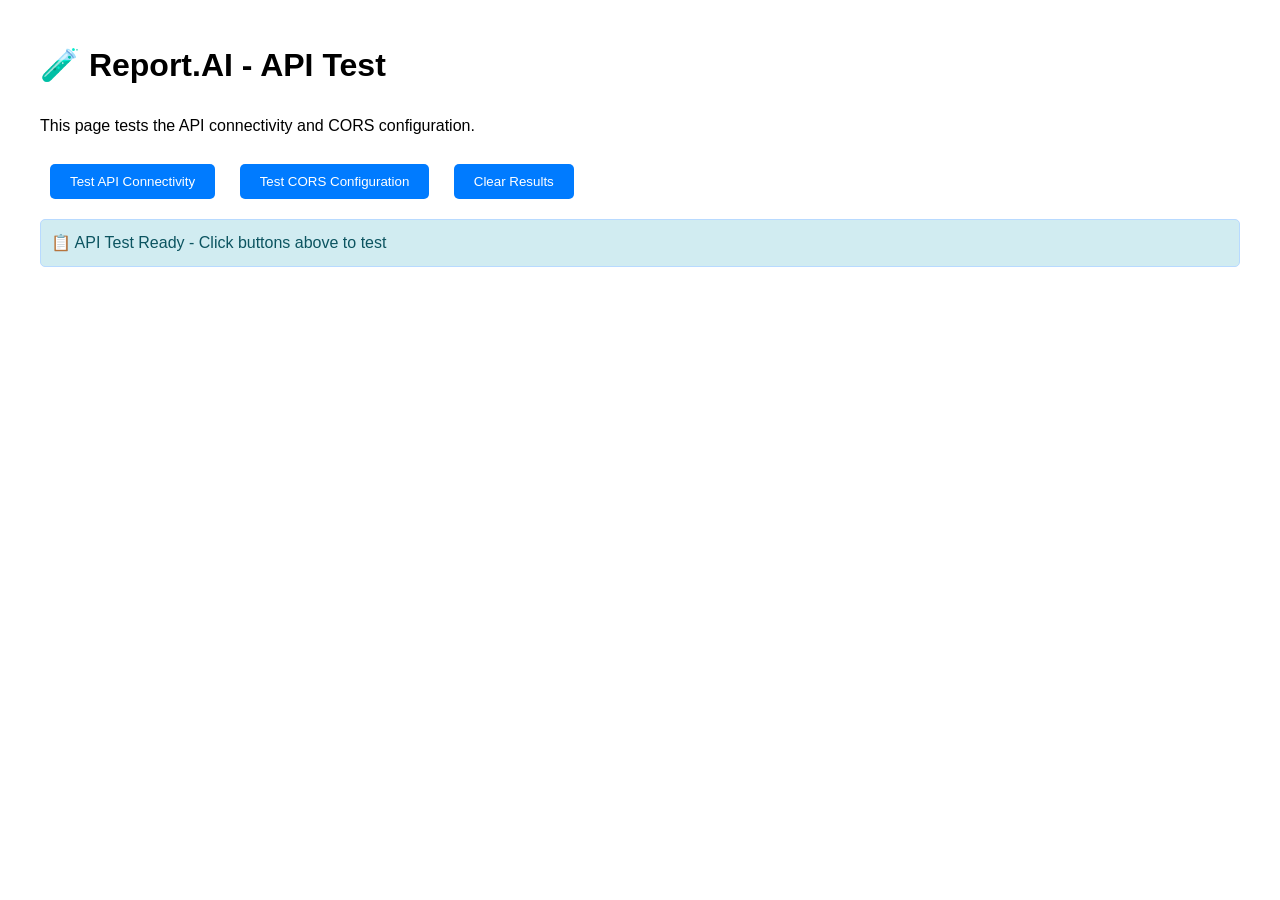
<file: api_test.html>
<!DOCTYPE html>
<html lang="en">
<head>
    <meta charset="UTF-8">
    <meta name="viewport" content="width=device-width, initial-scale=1.0">
    <title>API Connectivity Test</title>
    <style>
        body { font-family: Arial, sans-serif; margin: 40px; line-height: 1.6; }
        .test-result { margin: 10px 0; padding: 10px; border-radius: 5px; }
        .success { background: #d4edda; border: 1px solid #c3e6cb; color: #155724; }
        .error { background: #f8d7da; border: 1px solid #f5c6cb; color: #721c24; }
        .info { background: #d1ecf1; border: 1px solid #b8daff; color: #0c5460; }
        button { padding: 10px 20px; margin: 10px; background: #007bff; color: white; border: none; border-radius: 5px; cursor: pointer; }
        button:hover { background: #0056b3; }
        pre { background: #f8f9fa; padding: 10px; border-radius: 5px; overflow-x: auto; }
    </style>
</head>
<body>
    <h1>🧪 Report.AI - API Test</h1>
    <p>This page tests the API connectivity and CORS configuration.</p>
    
    <button onclick="testApiConnectivity()">Test API Connectivity</button>
    <button onclick="testCors()">Test CORS Configuration</button>
    <button onclick="clearResults()">Clear Results</button>
    
    <div id="results"></div>

    <script>
        async function testApiConnectivity() {
            const results = document.getElementById('results');
            results.innerHTML += '<div class="test-result info">🔍 Testing API connectivity...</div>';
            
            const endpoints = [
                { name: 'Lumina API', path: '/report-ai/api/lumina.php' },
                { name: 'Tactics API', path: '/report-ai/api/tactics.php' },
                { name: 'Analysis API', path: '/report-ai/api/analyze.php' }
            ];
            
            for (const endpoint of endpoints) {
                try {
                    // Test with a simple GET request first
                    const response = await fetch(endpoint.path, {
                        method: 'GET',
                        headers: {
                            'Content-Type': 'application/json'
                        }
                    });
                    
                    let result;
                    if (response.ok) {
                        result = `<div class="test-result success">✅ ${endpoint.name}: Connected (HTTP ${response.status})</div>`;
                    } else {
                        result = `<div class="test-result error">❌ ${endpoint.name}: HTTP ${response.status} - ${response.statusText}</div>`;
                    }
                    results.innerHTML += result;
                    
                } catch (error) {
                    results.innerHTML += `<div class="test-result error">❌ ${endpoint.name}: ${error.message}</div>`;
                }
            }
        }
        
        async function testCors() {
            const results = document.getElementById('results');
            results.innerHTML += '<div class="test-result info">🌐 Testing CORS configuration...</div>';
            
            try {
                // Test preflight request
                const response = await fetch('/report-ai/api/lumina.php', {
                    method: 'OPTIONS',
                    headers: {
                        'Origin': window.location.origin,
                        'Access-Control-Request-Method': 'POST',
                        'Access-Control-Request-Headers': 'Content-Type'
                    }
                });
                
                if (response.ok) {
                    const corsHeader = response.headers.get('Access-Control-Allow-Origin');
                    if (corsHeader) {
                        results.innerHTML += `<div class="test-result success">✅ CORS: Configured (Allow-Origin: ${corsHeader})</div>`;
                    } else {
                        results.innerHTML += '<div class="test-result error">❌ CORS: Headers missing</div>';
                    }
                } else {
                    results.innerHTML += `<div class="test-result error">❌ CORS: Preflight failed (${response.status})</div>`;
                }
                
            } catch (error) {
                results.innerHTML += `<div class="test-result error">❌ CORS: ${error.message}</div>`;
            }
        }
        
        function clearResults() {
            document.getElementById('results').innerHTML = '';
        }
        
        // Test on page load
        window.addEventListener('load', () => {
            const results = document.getElementById('results');
            results.innerHTML = '<div class="test-result info">📋 API Test Ready - Click buttons above to test</div>';
        });
    </script>
</body>
</html>
</file>
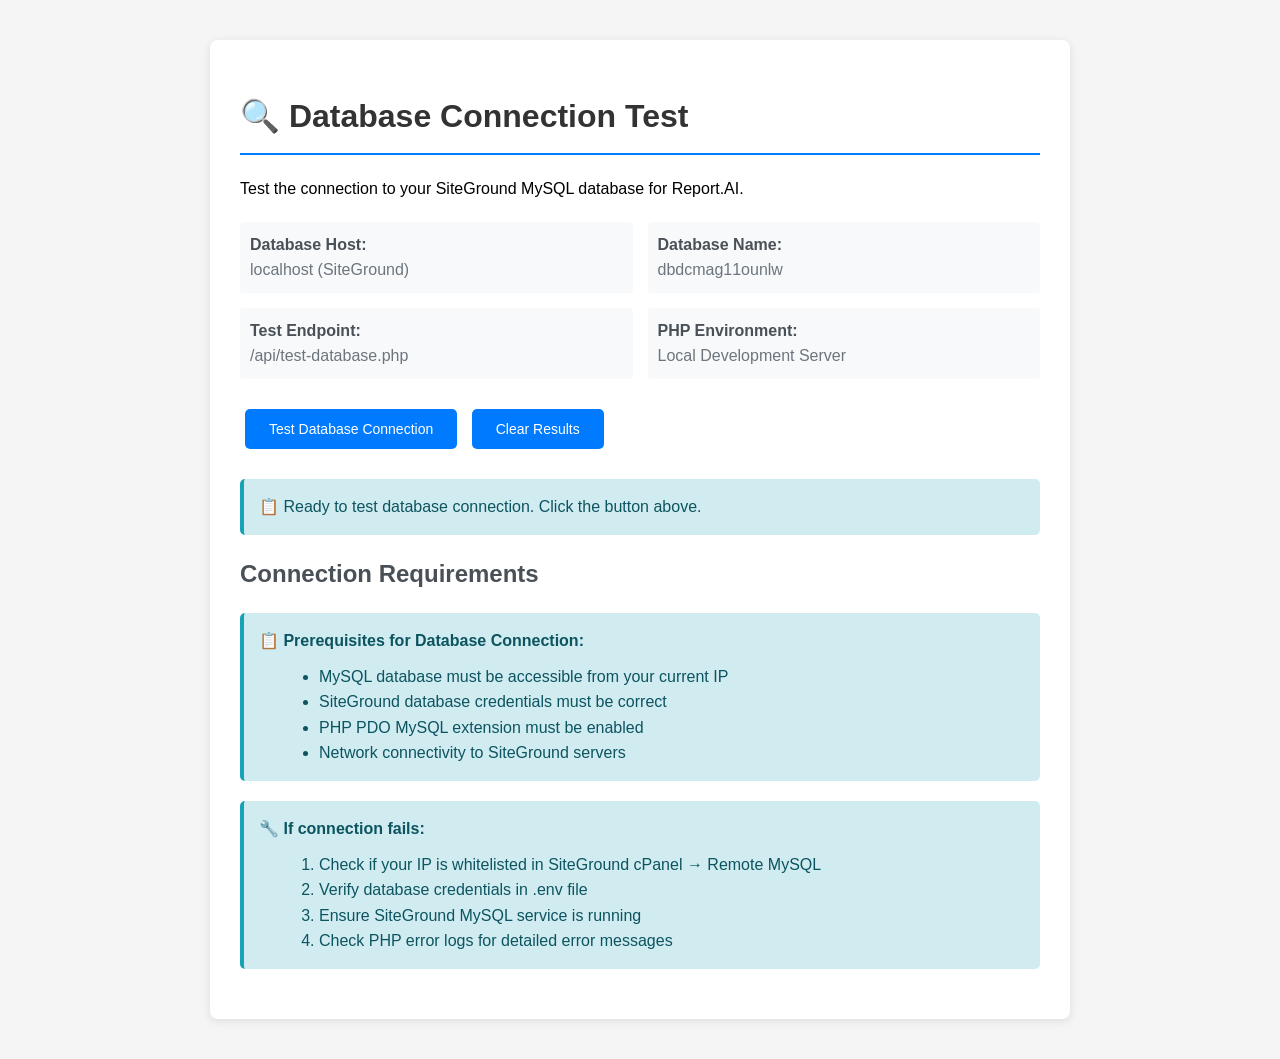
<file: test-database.html>
<!DOCTYPE html>
<html lang="en">
<head>
    <meta charset="UTF-8">
    <meta name="viewport" content="width=device-width, initial-scale=1.0">
    <title>Database Connection Test - Report.AI</title>
    <style>
        body { 
            font-family: Arial, sans-serif; 
            margin: 40px; 
            line-height: 1.6; 
            background-color: #f5f5f5;
        }
        .container {
            max-width: 800px;
            margin: 0 auto;
            background: white;
            padding: 30px;
            border-radius: 8px;
            box-shadow: 0 2px 10px rgba(0,0,0,0.1);
        }
        .test-result { 
            margin: 20px 0; 
            padding: 15px; 
            border-radius: 5px; 
            border-left: 4px solid;
        }
        .success { 
            background: #d4edda; 
            border-left-color: #28a745; 
            color: #155724; 
        }
        .error { 
            background: #f8d7da; 
            border-left-color: #dc3545; 
            color: #721c24; 
        }
        .info { 
            background: #d1ecf1; 
            border-left-color: #17a2b8; 
            color: #0c5460; 
        }
        .loading {
            background: #fff3cd;
            border-left-color: #ffc107;
            color: #856404;
        }
        button { 
            padding: 12px 24px; 
            margin: 10px 5px; 
            background: #007bff; 
            color: white; 
            border: none; 
            border-radius: 5px; 
            cursor: pointer;
            font-size: 14px;
        }
        button:hover { 
            background: #0056b3; 
        }
        button:disabled {
            background: #6c757d;
            cursor: not-allowed;
        }
        pre { 
            background: #f8f9fa; 
            padding: 15px; 
            border-radius: 5px; 
            overflow-x: auto;
            border: 1px solid #e9ecef;
        }
        .info-grid {
            display: grid;
            grid-template-columns: 1fr 1fr;
            gap: 15px;
            margin: 20px 0;
        }
        .info-item {
            background: #f8f9fa;
            padding: 10px;
            border-radius: 4px;
        }
        .label {
            font-weight: bold;
            color: #495057;
        }
        .value {
            color: #6c757d;
        }
        h1 {
            color: #333;
            border-bottom: 2px solid #007bff;
            padding-bottom: 10px;
        }
        h2 {
            color: #495057;
        }
    </style>
</head>
<body>
    <div class="container">
        <h1>🔍 Database Connection Test</h1>
        <p>Test the connection to your SiteGround MySQL database for Report.AI.</p>
        
        <div class="info-grid">
            <div class="info-item">
                <div class="label">Database Host:</div>
                <div class="value">localhost (SiteGround)</div>
            </div>
            <div class="info-item">
                <div class="label">Database Name:</div>
                <div class="value">dbdcmag11ounlw</div>
            </div>
            <div class="info-item">
                <div class="label">Test Endpoint:</div>
                <div class="value">/api/test-database.php</div>
            </div>
            <div class="info-item">
                <div class="label">PHP Environment:</div>
                <div class="value">Local Development Server</div>
            </div>
        </div>
        
        <button onclick="testDatabaseConnection()" id="testBtn">Test Database Connection</button>
        <button onclick="clearResults()" id="clearBtn">Clear Results</button>
        
        <div id="results"></div>

        <h2>Connection Requirements</h2>
        <div class="test-result info">
            <strong>📋 Prerequisites for Database Connection:</strong>
            <ul style="margin: 10px 0 0 20px;">
                <li>MySQL database must be accessible from your current IP</li>
                <li>SiteGround database credentials must be correct</li>
                <li>PHP PDO MySQL extension must be enabled</li>
                <li>Network connectivity to SiteGround servers</li>
            </ul>
        </div>
        
        <div class="test-result info">
            <strong>🔧 If connection fails:</strong>
            <ol style="margin: 10px 0 0 20px;">
                <li>Check if your IP is whitelisted in SiteGround cPanel → Remote MySQL</li>
                <li>Verify database credentials in .env file</li>
                <li>Ensure SiteGround MySQL service is running</li>
                <li>Check PHP error logs for detailed error messages</li>
            </ol>
        </div>
    </div>

    <script>
        async function testDatabaseConnection() {
            const resultsDiv = document.getElementById('results');
            const testBtn = document.getElementById('testBtn');
            
            // Show loading state
            testBtn.disabled = true;
            testBtn.textContent = 'Testing...';
            
            resultsDiv.innerHTML = '<div class="test-result loading">🔄 Testing database connection...</div>';
            
            try {
                const response = await fetch('/api/test-database.php', {
                    method: 'GET',
                    headers: {
                        'Content-Type': 'application/json'
                    }
                });
                
                const result = await response.json();
                
                let resultHtml = '';
                
                if (result.success) {
                    resultHtml = `
                        <div class="test-result success">
                            <h3>✅ Database Connection Successful!</h3>
                            <p><strong>Message:</strong> ${result.message}</p>
                            
                            <div class="info-grid">
                                <div class="info-item">
                                    <div class="label">Host:</div>
                                    <div class="value">${result.host}</div>
                                </div>
                                <div class="info-item">
                                    <div class="label">Database:</div>
                                    <div class="value">${result.database}</div>
                                </div>
                                <div class="info-item">
                                    <div class="label">MySQL Version:</div>
                                    <div class="value">${result.mysql_version || 'N/A'}</div>
                                </div>
                                <div class="info-item">
                                    <div class="label">Table Count:</div>
                                    <div class="value">${result.table_count || 0}</div>
                                </div>
                            </div>
                            
                            <p><strong>Connection Time:</strong> ${result.connection_time}</p>
                        </div>
                    `;
                } else {
                    resultHtml = `
                        <div class="test-result error">
                            <h3>❌ Database Connection Failed</h3>
                            <p><strong>Error:</strong> ${result.message}</p>
                            <p><strong>Host:</strong> ${result.host}</p>
                            <p><strong>Database:</strong> ${result.database}</p>
                            
                            <h4>Troubleshooting Steps:</h4>
                            <ol>
                                <li>Check your SiteGround Remote MySQL settings</li>
                                <li>Verify your IP address is whitelisted</li>
                                <li>Confirm database credentials in .env file</li>
                                <li>Check network connectivity</li>
                            </ol>
                        </div>
                    `;
                }
                
                // Show raw response for debugging
                resultHtml += `
                    <details style="margin-top: 15px;">
                        <summary style="cursor: pointer; color: #007bff;">🔍 View Raw Response</summary>
                        <pre style="margin-top: 10px;">${JSON.stringify(result, null, 2)}</pre>
                    </details>
                `;
                
                resultsDiv.innerHTML = resultHtml;
                
            } catch (error) {
                resultsDiv.innerHTML = `
                    <div class="test-result error">
                        <h3>❌ Connection Test Failed</h3>
                        <p><strong>Error:</strong> ${error.message}</p>
                        <p>This could indicate a network issue, server configuration problem, or that the API endpoint is not accessible.</p>
                        
                        <h4>Check:</h4>
                        <ul>
                            <li>Is the PHP development server running?</li>
                            <li>Is the API endpoint accessible at /api/test-database.php?</li>
                            <li>Are there any PHP errors in the server logs?</li>
                        </ul>
                    </div>
                `;
            } finally {
                testBtn.disabled = false;
                testBtn.textContent = 'Test Database Connection';
            }
        }
        
        function clearResults() {
            document.getElementById('results').innerHTML = '';
        }
        
        // Test on page load
        window.addEventListener('load', () => {
            const results = document.getElementById('results');
            results.innerHTML = '<div class="test-result info">📋 Ready to test database connection. Click the button above.</div>';
        });
    </script>
</body>
</html>
</file>
<file: style.css>
/* Design Tokens from design-tokens.css */
:root {
    --color-gray-50: #f8fafc; --color-gray-100: #f1f5f9; --color-gray-200: #e2e8f0; --color-gray-700: #374151; --color-gray-800: #1f2937; --color-gray-900: #1e293b; --color-red-primary: #CF0E0F; --color-red-primary-dark: #A00B0C; --color-green-500: #10b881; --color-green-600: #059669; --color-blue-100: #dbeafe; --color-blue-800: #1d4ed8;
    --bg-canvas: var(--color-gray-50); --bg-surface: #ffffff; --text-primary: var(--color-gray-900); --text-secondary: #64748b; --text-tertiary: #9ca3af; --border-default: var(--color-gray-200); --border-hover: #d1d5db; --border-emphasis: var(--color-red-primary); --focus-ring: rgba(207, 14, 15, 0.1);
    --button-primary-bg: var(--color-red-primary); --button-primary-fg: #ffffff; --button-primary-hover-bg: var(--color-red-primary-dark);
    --space-1: 4px; --space-2: 8px; --space-3: 12px; --space-4: 16px; --space-6: 24px; --space-8: 32px;
    --radii-sm: 8px; --radii-md: 12px; --radii-lg: 16px; --radii-full: 9999px;
    --shadow-md: 0 4px 6px -1px rgba(0, 0, 0, 0.1); --shadow-lg: 0 8px 25px rgba(0,0,0,0.1);
    --font-family-system: -apple-system, BlinkMacSystemFont, 'Segoe UI', 'Roboto', 'Oxygen', 'Ubuntu', 'Cantarell', sans-serif;
    --text-title-3xl-size: 40px; --text-title-lg-size: 24px; --text-title-sm-size: 18px; --text-body-md-size: 16px; --text-body-sm-size: 14px; --text-body-xs-size: 12px;
}
[data-theme="dark"] {
    --bg-canvas: var(--color-gray-900); --bg-surface: var(--color-gray-800); --text-primary: var(--color-gray-50); --text-secondary: #9ca3af; --border-default: #374151;
}

/* General Styles */
* { box-sizing: border-box; }
html { scroll-behavior: smooth; }
body {
    font-family: var(--font-family-system); background-color: var(--bg-canvas); color: var(--text-primary); margin: 0; padding: var(--space-6); padding-bottom: 100px; line-height: 1.6; font-size: var(--text-body-md-size); transition: background-color 0.3s, color 0.3s;
}
.container { max-width: 1200px; margin: 0 auto; }
p { color: var(--text-secondary); }
.hidden { display: none !important; }

/* Header */
header { display: flex; justify-content: space-between; align-items: center; margin-bottom: var(--space-8); }
.brand-title { color: var(--color-red-primary); font-size: var(--text-title-3xl-size); font-weight: 700; }

/* Main Content Sections */
.report-container { background: var(--bg-surface); border: 1px solid var(--border-default); border-radius: var(--radii-lg); padding: var(--space-8); margin-bottom: var(--space-8); box-shadow: var(--shadow-md); transition: background-color 0.3s, border-color 0.3s; }
.section-header { display: flex; align-items: center; gap: var(--space-4); border-bottom: 1px solid var(--border-default); padding-bottom: var(--space-4); margin-bottom: var(--space-6); }
.section-header h2 { font-size: var(--text-title-lg-size); font-weight: 700; margin: 0; }
.step-indicator { background-color: var(--color-red-primary); color: white; border-radius: 50%; width: 32px; height: 32px; display: flex; align-items: center; justify-content: center; font-weight: 700; font-size: var(--text-body-md-size); }

/* Buttons */
.generate-btn {
    display: inline-flex; align-items: center; justify-content: center; gap: var(--space-2); font-weight: 600; border: none; cursor: pointer; transition: transform 0.15s ease, background-color 0.2s;
    padding: 16px 32px; border-radius: var(--radii-md); font-size: var(--text-body-md-size); min-width: 160px; height: 51px; white-space: nowrap;
    background-color: var(--button-primary-bg); color: var(--button-primary-fg);
}
.generate-btn:hover { background-color: var(--button-primary-hover-bg); transform: translateY(-1px); }
.generate-btn .icon { width: 40px; height: 35px; }
.large-btn { padding: 20px 40px; height: 60px; font-size: 18px; }

/* Inputs & Forms */
.input-group { display: flex; gap: var(--space-4); align-items: center; margin-bottom: var(--space-8); }
.url-input, .styled-input {
    width: 100%; padding: 16px; border: 2px solid var(--border-default); border-radius: var(--radii-md); font-size: var(--text-body-md-size); background-color: var(--bg-surface); color: var(--text-primary); transition: all 0.2s;
}
.url-input:focus, .styled-input:focus { border-color: var(--border-emphasis); box-shadow: 0 0 0 3px var(--focus-ring); outline: none; }
.form-grid { display: grid; grid-template-columns: repeat(auto-fit, minmax(250px, 1fr)); gap: var(--space-6); margin-bottom: var(--space-6); }
.form-grid.two-column { grid-template-columns: 1fr 1fr; }
.form-field { margin-bottom: var(--space-6); }
.form-field:last-child { margin-bottom: 0; }
.form-field label { display: block; font-weight: 500; margin-bottom: var(--space-2); font-size: var(--text-body-md-size); font-family: var(--font-family-system); }
.form-field .form-description { 
    margin-top: var(--space-1);
    margin-bottom: var(--space-3);
    font-size: var(--text-body-sm-size);
    color: var(--text-secondary);
    line-height: 1.5;
}
.filter-select {
    width: 100%; padding: 16px; font-size: var(--text-body-md-size); border-radius: var(--radii-md); border: 2px solid var(--border-default); background-color: var(--bg-surface); color: var(--text-primary);
}
.styled-textarea { width: 100%; min-height: 120px; font-family: inherit; resize: vertical; padding: 12px; border: 2px solid var(--border-default); border-radius: var(--radii-md); font-size: var(--text-body-md-size); background-color: var(--bg-surface); color: var(--text-primary); }

/* Tactic Chips */
.chip-container { display: flex; flex-wrap: wrap; gap: var(--space-3); margin-top: var(--space-4); }
.tactic-chip {
    display: inline-flex; align-items: center; padding: 4px 12px; border-radius: var(--radii-full); font-size: var(--text-body-xs-size); font-weight: 500; text-transform: uppercase;
    background-color: var(--color-blue-100); color: var(--color-blue-800);
}

/* File Upload Cards */
.grid-layout { display: grid; grid-template-columns: repeat(auto-fit, minmax(300px, 1fr)); gap: var(--space-6); }
.upload-card {
    display: flex;
    flex-direction: column;
    justify-content: space-between;
    border: 2px solid var(--border-default); 
    border-radius: var(--radii-md); 
    padding: var(--space-6);
    min-height: 200px;
}
.upload-card h4 { margin: 0 0 var(--space-2) 0; font-size: 18px; }
.upload-card p { font-size: var(--text-body-sm-size); margin: 0 0 var(--space-4) 0; }

/* Results Display */
.output-content { margin-top: var(--space-8); padding-top: var(--space-3); border-top: 1px solid var(--border-default); }
.output-content h3 { font-size: 20px; color: var(--color-red-primary); }
.output-content p { line-height: 1.7; }

/* Header Controls */
.header-controls {
    display: flex;
    align-items: center;
    gap: var(--space-4);
}

/* Theme Toggle */
.theme-toggle { display: inline-flex; align-items: center; background-color: var(--bg-muted); border-radius: var(--radii-full); padding: var(--space-1); border: 1px solid var(--border-default); }
.theme-toggle button { background: none; border: none; cursor: pointer; padding: var(--space-2); border-radius: var(--radii-full); display: flex; align-items: center; justify-content: center; }
.theme-toggle button.active { background-color: var(--bg-surface); box-shadow: var(--shadow-md); }
.theme-toggle svg { width: 20px; height: 20px; color: var(--text-secondary); }
.theme-toggle button.active svg { color: var(--color-red-primary); }

/* Reset Button */
.reset-btn {
    display: inline-flex;
    align-items: center;
    gap: var(--space-2);
    padding: 10px 16px;
    background: var(--bg-surface);
    color: var(--text-secondary);
    border: 1px solid var(--border-default);
    border-radius: var(--radii-md);
    font-size: var(--text-body-sm-size);
    font-weight: 500;
    cursor: pointer;
    transition: all 0.2s;
}

.reset-btn:hover {
    background: var(--color-red-50);
    color: var(--color-red-600);
    border-color: var(--color-red-300);
}

.reset-btn .icon {
    width: 18px;
    height: 18px;
}

/* Progress Indicator */
.progress-container {
    margin-bottom: var(--space-8);
    padding: 32px;
    background: var(--bg-surface);
    border-radius: var(--radii-lg);
    border: 1px solid var(--border-default);
}

.progress-steps {
    display: flex;
    justify-content: space-between;
    align-items: center;
    position: relative;
    width: 100%;
}

.progress-step {
    display: flex;
    flex-direction: column;
    align-items: center;
    gap: var(--space-2);
    position: relative;
    z-index: 2;
}

/* Progress line container - positioned to start at first step center and end at last step center */
.progress-line-container {
    position: absolute;
    top: 16px;
    left: 0;
    right: 0;
    height: 2px;
    z-index: 1;
    margin-left: 65px;
    margin-right: 35px;
}

.progress-line {
    position: absolute;
    top: 0;
    left: 0;
    right: 0;
    height: 100%;
    background: var(--border-default);
}

.progress-line-fill {
    position: absolute;
    top: 0;
    left: 0;
    height: 100%;
    background: var(--color-green-500);
    width: 0%;
    transition: width 0.3s ease;
}

.step-number {
    width: 32px;
    height: 32px;
    border-radius: 50%;
    background: var(--bg-surface);
    border: 2px solid var(--border-default);
    color: var(--text-secondary);
    display: flex;
    align-items: center;
    justify-content: center;
    font-weight: 600;
    font-size: var(--text-body-sm-size);
    position: relative;
    z-index: 3;
    transition: all 0.2s;
}

.progress-step.active .step-number {
    background: var(--color-red-primary);
    border-color: var(--color-red-primary);
    color: white;
}

.progress-step.completed .step-number {
    background: var(--color-green-500);
    border-color: var(--color-green-500);
    color: white;
}

.step-label {
    font-size: var(--text-body-sm-size);
    font-weight: 600;
    color: var(--text-secondary);
    text-align: center;
    margin-top: var(--space-2);
}

.progress-step.active .step-label {
    color: var(--color-red-primary);
    font-weight: 700;
}

.progress-step.completed .step-label {
    color: var(--color-green-500);
    font-weight: 600;
}

.progress-bar {
    height: 4px;
    background: var(--border-default);
    border-radius: 2px;
    overflow: hidden;
}

.progress-fill {
    height: 100%;
    background: var(--color-red-primary);
    transition: width 0.3s ease;
}

/* Section Status */
.section-status {
    margin-left: auto;
}

.status-indicator {
    padding: 4px 12px;
    border-radius: var(--radii-full);
    font-size: var(--text-body-xs-size);
    font-weight: 600;
    text-transform: uppercase;
}

.status-indicator.pending {
    background: var(--color-gray-100);
    color: var(--color-gray-700);
}

.status-indicator.complete {
    background: var(--color-green-500);
    color: white;
}

.status-indicator.success {
    background: var(--color-green-500);
    color: white;
}

/* Form Descriptions */
.form-description {
    margin-bottom: var(--space-6);
}

.form-description p {
    font-size: var(--text-body-md-size);
    color: var(--text-secondary);
    margin: 0;
}

.demo-notice {
    margin-top: var(--space-4);
    padding: var(--space-3);
    background: linear-gradient(135deg, var(--color-blue-100) 0%, var(--color-gray-100) 100%);
    border: 1px solid var(--color-blue-800);
    border-radius: var(--radii-sm);
}

.demo-notice p {
    margin: 0;
    font-size: var(--text-body-sm-size);
    color: var(--color-blue-800);
}

/* Loading States */
.loading-state {
    display: flex;
    flex-direction: column;
    align-items: center;
    gap: var(--space-4);
    padding: var(--space-8);
    text-align: center;
}

.spinner {
    width: 40px;
    height: 40px;
    border: 4px solid var(--border-default);
    border-top: 4px solid var(--color-red-primary);
    border-radius: 50%;
    animation: spin 1s linear infinite;
}

.spinner.large {
    width: 60px;
    height: 60px;
    border-width: 6px;
}

@keyframes spin {
    0% { transform: rotate(0deg); }
    100% { transform: rotate(360deg); }
}

.loading-substatus {
    font-size: var(--text-body-sm-size);
    color: var(--text-secondary);
    margin-top: var(--space-2);
}

/* Campaign Info Display */
.campaign-info {
    margin: var(--space-6) 0;
}

.info-grid {
    display: grid;
    grid-template-columns: 2fr 1fr 1.5fr 0.8fr;
    gap: var(--space-4);
    margin-bottom: var(--space-6);
}

.info-item {
    display: flex;
    flex-direction: column;
    gap: var(--space-1);
}

.info-item .label {
    font-size: var(--text-body-sm-size);
    font-weight: 500;
    color: var(--text-secondary);
}

.info-item .value {
    font-size: var(--text-body-md-size);
    font-weight: 600;
    color: var(--text-primary);
}

/* Tactic Cards */
#tactics-heading {
    margin-top: var(--space-8);
    margin-bottom: var(--space-2);
}

#tactics-heading + .form-description {
    margin-top: 0;
    margin-bottom: var(--space-4);
    font-size: var(--text-body-sm-size);
    color: var(--text-secondary);
}

.tactics-grid {
    display: grid;
    grid-template-columns: repeat(auto-fit, minmax(250px, 1fr));
    gap: var(--space-4);
    margin: var(--space-4) 0;
}

.tactic-card {
    padding: var(--space-4);
    border: 1px solid var(--border-default);
    border-radius: var(--radii-md);
    background: var(--bg-surface);
    position: relative;
    display: flex;
    flex-direction: column;
    min-height: 140px;
    cursor: pointer;
    transition: all 0.2s ease;
}

.tactic-card:hover {
    border-color: var(--color-red-primary);
    box-shadow: 0 2px 8px rgba(0, 0, 0, 0.1);
    transform: translateY(-1px);
}

.tactic-remove-btn {
    position: absolute;
    bottom: var(--space-2);
    right: var(--space-2);
    width: 24px;
    height: 24px;
    border-radius: var(--radii-full);
    border: 1px solid var(--border-default);
    background: var(--bg-surface);
    color: var(--text-secondary);
    cursor: pointer;
    display: flex;
    align-items: center;
    justify-content: center;
    transition: all 0.2s;
    font-size: 18px;
    line-height: 1;
    padding: 0;
}

.tactic-remove-btn:hover {
    background: var(--color-red-100);
    color: var(--color-red-600);
    border-color: var(--color-red-300);
}

.tactic-header {
    display: flex;
    justify-content: space-between;
    align-items: center;
    margin-bottom: var(--space-2);
    flex-shrink: 0;
}

.tactic-header h5 {
    margin: 0;
    font-size: var(--text-body-md-size);
    font-weight: 600;
    color: var(--text-primary);
}

.tactic-badge {
    padding: 2px 8px;
    border-radius: var(--radii-full);
    font-size: var(--text-body-xs-size);
    font-weight: 500;
    background: var(--color-blue-100);
    color: var(--color-blue-800);
}

/* Status-specific tactic badge colors */
.tactic-badge.status-pending {
    background: var(--color-gray-200);
    color: var(--color-gray-700);
}

.tactic-badge.status-complete {
    background: #064E3B;
    color: white;
}

.tactic-badge.status-live {
    background: var(--color-green-500);
    color: white;
}

.tactic-badge.status-live-revision {
    background: var(--color-green-300);
    color: var(--color-green-900);
}

.tactic-badge.status-cancelled {
    background: #7F1D1D;
    color: white;
}

.tactic-badge.status-pending-cancellation {
    background: var(--color-red-300);
    color: var(--color-red-900);
}

/* Status chip for campaign info */
.status-chip {
    display: inline-block;
    padding: 4px 12px;
    border-radius: var(--radii-full);
    font-size: var(--text-body-sm-size);
    font-weight: 600;
}

.status-chip.status-pending {
    background: var(--color-gray-200);
    color: var(--color-gray-700);
}

.status-chip.status-complete {
    background: #064E3B;
    color: white;
}

.status-chip.status-live {
    background: var(--color-green-500);
    color: white;
}

.status-chip.status-live-revision {
    background: var(--color-green-300);
    color: var(--color-green-900);
}

.status-chip.status-cancelled {
    background: #7F1D1D;
    color: white;
}

.status-chip.status-pending-cancellation {
    background: var(--color-red-300);
    color: var(--color-red-900);
}

.tactic-description {
    font-size: var(--text-body-sm-size);
    color: var(--text-secondary);
    margin: var(--space-2) 0;
}

.tactic-stats {
    font-size: var(--text-body-xs-size);
    color: var(--text-secondary);
    font-weight: 500;
    margin-top: auto;
    flex-shrink: 0;
}

/* Date Range Presets */
.preset-ranges {
    margin: var(--space-6) 0;
}

.preset-ranges p {
    margin-bottom: var(--space-3);
    font-weight: 500;
}

.preset-buttons {
    display: flex;
    gap: var(--space-2);
    flex-wrap: wrap;
}

.preset-btn {
    padding: 8px 16px;
    border: 1px solid var(--border-default);
    border-radius: var(--radii-sm);
    background: var(--bg-surface);
    color: var(--text-primary);
    font-size: var(--text-body-sm-size);
    cursor: pointer;
    transition: all 0.2s;
}

.preset-btn:hover {
    border-color: var(--color-red-primary);
    background: var(--focus-ring);
}

.date-summary {
    margin: var(--space-6) 0;
    padding: var(--space-4);
    background: var(--color-gray-50);
    border-radius: var(--radii-md);
    border: 1px solid var(--border-default);
}

.date-summary p {
    margin: var(--space-1) 0;
    font-size: var(--text-body-sm-size);
}

/* File Upload Components */
.upload-progress-summary {
    margin-bottom: var(--space-6);
    padding: var(--space-4);
    background: var(--color-gray-50);
    border-radius: var(--radii-md);
    border: 1px solid var(--border-default);
}

.progress-info {
    display: flex;
    justify-content: space-between;
    align-items: center;
    gap: var(--space-4);
}

.upload-progress-bar {
    flex: 1;
    height: 8px;
    background: var(--border-default);
    border-radius: 4px;
    overflow: hidden;
}

.upload-progress-fill {
    height: 100%;
    background: var(--color-red-primary);
    transition: width 0.3s ease;
}

.upload-header {
    display: flex;
    justify-content: space-between;
    align-items: center;
    margin-bottom: var(--space-2);
}

.upload-area {
    border: 2px dashed var(--border-default);
    border-radius: var(--radii-md);
    padding: var(--space-6);
    text-align: center;
    transition: all 0.2s;
    cursor: pointer;
}

.upload-area:hover {
    border-color: var(--color-red-primary);
    background: var(--focus-ring);
}

.file-input {
    display: none;
}

.upload-label {
    display: flex;
    flex-direction: column;
    align-items: center;
    gap: var(--space-2);
    cursor: pointer;
}

.upload-icon {
    font-size: 24px;
}

.upload-text {
    font-size: var(--text-body-sm-size);
    color: var(--text-secondary);
}

.upload-result {
    display: flex;
    justify-content: space-between;
    align-items: center;
    padding: var(--space-3);
    background: var(--color-gray-50);
    border-radius: var(--radii-sm);
    border: 1px solid var(--border-default);
}

.filename {
    font-size: var(--text-body-sm-size);
    font-weight: 500;
    color: var(--text-primary);
}

.remove-file-btn {
    padding: 4px 8px;
    border: 1px solid var(--border-default);
    border-radius: var(--radii-sm);
    background: var(--bg-surface);
    color: var(--text-secondary);
    font-size: var(--text-body-xs-size);
    cursor: pointer;
    transition: all 0.2s;
}

.remove-file-btn:hover {
    border-color: var(--color-red-primary);
    color: var(--color-red-primary);
}

/* Uploaded Files */
.uploaded-files {
    margin: var(--space-4) 0;
}

.uploaded-file-entry {
    display: flex;
    justify-content: space-between;
    align-items: center;
    background: var(--color-gray-50);
    border: 1px solid var(--border-default);
    border-radius: var(--radii-md);
    padding: var(--space-3) var(--space-4);
    margin-bottom: var(--space-2);
}

[data-theme="dark"] .uploaded-file-entry {
    background: rgba(15, 23, 42, 0.4);
}

.uploaded-file-entry:last-child {
    margin-bottom: 0;
}

.file-info .filename {
    font-size: var(--text-body-sm-size);
    color: var(--text-primary);
    font-weight: 500;
}

.file-actions {
    display: flex;
    gap: var(--space-2);
}

/* Upload Actions */
.upload-actions {
    display: flex;
    width: 100%;
    margin-top: var(--space-4);
}

.reports-btn {
    display: flex;
    align-items: center;
    justify-content: center;
    width: 100%;
    background: var(--color-red-primary);
    color: white;
    border: 1px solid var(--color-red-primary);
    border-radius: var(--radii-md);
    padding: var(--space-3) var(--space-4);
    font-size: var(--text-body-sm-size);
    font-weight: 600;
    cursor: pointer;
    transition: all 0.2s ease;
    text-decoration: none;
}

.reports-btn:hover {
    background: var(--color-red-primary-dark);
    border-color: var(--color-red-primary-dark);
    transform: translateY(-1px);
    box-shadow: 0 2px 8px rgba(207, 14, 15, 0.2);
}

.reports-btn:disabled {
    background: var(--color-gray-200);
    border-color: var(--color-gray-200);
    color: var(--color-gray-700);
    cursor: not-allowed;
    transform: none;
    box-shadow: none;
}

/* API Input Components */
.api-input-container {
    position: relative;
    display: flex;
    align-items: center;
}

.api-input-container .styled-input {
    padding-right: 50px;
}

.api-status-icon {
    position: absolute;
    right: 12px;
    top: 50%;
    transform: translateY(-50%);
    display: flex;
    align-items: center;
    justify-content: center;
    width: 24px;
    height: 24px;
}

.api-status-icon .loading-icon {
    color: var(--color-gray-700);
    animation: spin 1s linear infinite;
}

.api-status-icon .success-icon {
    color: var(--color-green-500);
}

.api-status-icon .error-icon {
    color: var(--color-red-primary);
}

@keyframes spin {
    from { transform: rotate(0deg); }
    to { transform: rotate(360deg); }
}

.api-context-btn {
    margin-top: var(--space-3);
    display: inline-flex;
    align-items: center;
    gap: var(--space-2);
    background: var(--bg-surface);
    color: var(--color-red-primary);
    border: 1px solid var(--color-red-primary);
    border-radius: var(--radii-md);
    padding: var(--space-3) var(--space-4);
    font-size: var(--text-body-sm-size);
    font-weight: 600;
    cursor: pointer;
    transition: all 0.2s ease;
    min-width: 220px;
    white-space: nowrap;
    justify-content: center;
}

.api-context-btn .icon {
    width: 16px;
    height: 16px;
    flex-shrink: 0;
}

.api-context-btn:hover {
    background: var(--color-red-primary);
    color: white;
    transform: translateY(-1px);
    box-shadow: 0 2px 8px rgba(207, 14, 15, 0.2);
}

/* Research Context Modal */
.research-context-container {
    height: 100%;
    display: flex;
    flex-direction: column;
}

.research-sections {
    display: flex;
    flex-direction: column;
    gap: var(--space-4);
    flex: 1;
    min-height: 0;
}

.research-section {
    border: 1px solid var(--border-default);
    border-radius: var(--radii-md);
    overflow: hidden;
}

.research-section-header {
    background: var(--color-gray-50);
    padding: var(--space-2) var(--space-4);
    border-bottom: 1px solid var(--border-default);
    display: flex;
    justify-content: space-between;
    align-items: center;
}

.research-section-title {
    font-weight: 600;
    font-size: 0.95rem;
    color: var(--text-primary);
    margin: 0;
}

.research-section-toggle {
    background: none;
    border: none;
    color: var(--color-red-primary);
    cursor: pointer;
    font-size: var(--text-body-sm-size);
    font-weight: 600;
    padding: var(--space-1) var(--space-2);
    border-radius: var(--radii-sm);
    transition: all 0.2s ease;
}

.research-section-toggle:hover {
    background: rgba(207, 14, 15, 0.1);
}

.research-section-content {
    padding: var(--space-4);
}

.research-section-text {
    font-family: var(--font-family-system);
    font-size: var(--text-body-sm-size);
    line-height: 1.6;
    color: var(--text-primary);
    background: var(--bg-surface);
    border: 1px solid var(--border-default);
    border-radius: var(--radii-md);
    padding: var(--space-3);
    resize: vertical;
    min-height: 100px;
    width: 100%;
}

.full-context-text {
    min-height: 340px;
    max-height: 340px;
    font-family: var(--font-family-system);
    font-size: var(--text-body-sm-size);
    line-height: 1.6;
    color: var(--text-primary);
    overflow-y: auto;
    scrollbar-width: thin;
    scrollbar-color: var(--border-default) transparent;
}

.full-context-text::-webkit-scrollbar {
    width: 6px;
}

.full-context-text::-webkit-scrollbar-track {
    background: transparent;
}

.full-context-text::-webkit-scrollbar-thumb {
    background: var(--border-default);
    border-radius: 3px;
}

.full-context-text::-webkit-scrollbar-thumb:hover {
    background: var(--text-tertiary);
}

.section-description {
    color: var(--text-tertiary);
    font-size: var(--text-body-sm-size);
    margin-bottom: var(--space-3);
    font-style: italic;
}

.priority-field {
    background: var(--bg-secondary);
    border: 2px solid var(--color-red-primary);
    border-radius: var(--radii-lg);
    padding: var(--space-4);
    margin-bottom: var(--space-6);
}

.priority-field label {
    color: var(--color-red-primary);
    font-weight: 600;
}

/* Searchable Select */
.searchable-select-container {
    position: relative;
}

.searchable-input {
    cursor: text;
}

.searchable-dropdown {
    position: absolute;
    top: calc(100% + 4px);
    left: 0;
    right: 0;
    background: var(--bg-surface);
    border: 1px solid var(--border-default);
    border-radius: var(--radii-md);
    box-shadow: 0 4px 12px rgba(0, 0, 0, 0.1);
    z-index: 1000;
    max-height: 200px;
    overflow-y: auto;
}

.dropdown-options {
    padding: var(--space-1);
}

.dropdown-option {
    padding: var(--space-2) var(--space-3);
    cursor: pointer;
    border-radius: var(--radii-sm);
    font-size: var(--text-body-sm-size);
    transition: background-color 0.2s ease;
}

.dropdown-option:hover,
.dropdown-option.highlighted {
    background: var(--bg-accent);
}

.dropdown-option.selected {
    background: var(--color-red-primary);
    color: white;
}

.dropdown-add-new {
    border-top: 1px solid var(--border-default);
    padding: var(--space-1);
}

.add-new-btn {
    width: 100%;
    display: flex;
    align-items: center;
    gap: var(--space-2);
    padding: var(--space-2) var(--space-3);
    background: none;
    border: none;
    color: var(--color-red-primary);
    font-size: var(--text-body-sm-size);
    font-weight: 500;
    cursor: pointer;
    border-radius: var(--radii-sm);
    transition: background-color 0.2s ease;
}

.add-new-btn:hover {
    background: var(--bg-accent);
}

.add-new-btn .icon {
    width: 16px;
    height: 16px;
    flex-shrink: 0;
}

.new-industry-text {
    font-weight: 600;
}

.research-section.disabled {
    opacity: 0.6;
}

.research-section.disabled .research-section-content {
    display: none;
}

/* Section Actions */
.section-actions {
    display: flex;
    gap: var(--space-4);
    justify-content: flex-end;
    margin-top: var(--space-8);
    padding-top: var(--space-6);
    border-top: 1px solid var(--border-default);
}

.generate-btn.secondary {
    background: var(--bg-surface);
    color: var(--text-primary);
    border: 1px solid var(--border-default);
}

.generate-btn.secondary:hover {
    background: var(--color-gray-50);
    border-color: var(--color-red-primary);
    transform: translateY(-1px);
}

.generate-btn.disabled,
.generate-btn:disabled {
    opacity: 0.5;
    cursor: not-allowed;
    transform: none !important;
}

/* AI Analysis Configuration */
/* Model Selection */
.model-dropdown-container {
    display: flex;
    align-items: center;
    gap: var(--space-3);
    margin-bottom: var(--space-4);
}

.model-select {
    flex: 1;
    padding: var(--space-3) var(--space-4);
    border: 1px solid var(--border-default);
    border-radius: var(--radii-md);
    background: var(--bg-surface);
    color: var(--text-primary);
    font-size: var(--text-body-md-size);
    font-family: var(--font-family-system);
    cursor: pointer;
    transition: all 0.2s;
}

.model-select:hover {
    border-color: var(--border-hover);
}

.model-select:focus {
    border-color: var(--border-emphasis);
    box-shadow: 0 0 0 3px var(--focus-ring);
    outline: none;
}

.model-badge-container {
    flex-shrink: 0;
}

.model-badge {
    display: inline-flex;
    align-items: center;
    padding: 6px 12px;
    border-radius: var(--radii-full);
    font-size: var(--text-body-sm-size);
    font-weight: 600;
    transition: all 0.2s ease;
}

/* Model-specific colors */
.model-badge.claude {
    color: #ea580c;
    background: color-mix(in oklab, #ea580c 18%, var(--bg-accent));
    border: 1px solid color-mix(in oklab, #ea580c 25%, transparent);
}

.model-badge.chatgpt {
    color: #374151;
    background: color-mix(in oklab, #374151 18%, var(--bg-accent));
    border: 1px solid color-mix(in oklab, #374151 25%, transparent);
}

.model-badge.gemini {
    color: var(--color-info);
    background: color-mix(in oklab, rgb(var(--info)) 18%, var(--bg-accent));
    border: 1px solid color-mix(in oklab, rgb(var(--info)) 25%, transparent);
}

.model-description {
    margin-top: var(--space-2);
    font-size: var(--text-body-sm-size);
    color: var(--text-secondary);
    font-style: italic;
    font-family: var(--font-family-system);
}

/* Temperature Slider */
.temp-label-container {
    display: flex;
    justify-content: space-between;
    align-items: center;
    margin-bottom: var(--space-3);
}

.temp-label-container label {
    margin: 0;
}

.slider-container {
    display: flex;
    align-items: center;
    gap: var(--space-4);
    margin-bottom: var(--space-2);
}

.slider-wrapper {
    flex: 1;
    position: relative;
}

.temperature-slider {
    width: 100%;
    -webkit-appearance: none;
    appearance: none;
    height: 6px;
    border-radius: var(--radii-full);
    background: var(--bg-accent);
    outline: none;
    border: 1px solid var(--border-default);
}

.temperature-slider::-webkit-slider-thumb {
    -webkit-appearance: none;
    appearance: none;
    width: 20px;
    height: 20px;
    border-radius: var(--radii-full);
    background: var(--color-red-primary);
    cursor: pointer;
    border: 2px solid white;
    box-shadow: 0 2px 8px rgba(0, 0, 0, 0.15);
}

.temperature-slider::-moz-range-thumb {
    width: 20px;
    height: 20px;
    border-radius: var(--radii-full);
    background: var(--color-red-primary);
    cursor: pointer;
    border: 2px solid white;
    box-shadow: 0 2px 8px rgba(0, 0, 0, 0.15);
}

.temp-value {
    min-width: 35px;
    text-align: center;
    font-weight: 600;
    color: var(--text-primary);
}

/* Balanced tick mark */
.slider-tick {
    position: absolute;
    top: 50%;
    transform: translateY(-50%);
    width: 2px;
    height: 12px;
    background: var(--color-red-primary);
    pointer-events: none;
    z-index: 1;
}

.balanced-tick {
    left: 50%;
    transform: translateX(-50%) translateY(-50%);
    opacity: 0.6;
}

.temp-label {
    font-weight: 700;
    padding: 4px 10px;
    border-radius: var(--radii-md);
    font-size: var(--text-body-sm-size);
}

.temp-label.focused {
    color: #3b82f6;
    background: color-mix(in oklab, #3b82f6 10%, var(--bg-surface));
    border: 1px solid color-mix(in oklab, #3b82f6 20%, transparent);
}

.temp-label.balanced {
    color: #10b881;
    background: color-mix(in oklab, #10b881 10%, var(--bg-surface));
    border: 1px solid color-mix(in oklab, #10b881 20%, transparent);
}

.temp-label.creative {
    color: #f59e0b;
    background: color-mix(in oklab, #f59e0b 10%, var(--bg-surface));
    border: 1px solid color-mix(in oklab, #f59e0b 20%, transparent);
}

.temp-label.diverse {
    color: rgb(234 88 12);
    background: color-mix(in oklab, rgb(234 88 12) 10%, var(--bg-surface));
    border: 1px solid color-mix(in oklab, rgb(234 88 12) 20%, transparent);
}

.slider-labels {
    display: flex;
    justify-content: space-between;
    margin-top: var(--space-2);
    font-size: 11px;
    color: var(--text-tertiary);
}

.temp-description {
    margin-top: var(--space-2);
    font-size: var(--text-body-sm-size);
    color: var(--text-secondary);
    font-style: italic;
    font-family: var(--font-family-system);
}

/* Tone Selection */
.tone-selection {
    display: flex;
    flex-direction: column;
    gap: 12px;
}

.tone-grid-row {
    display: grid;
    grid-template-columns: repeat(3, 1fr);
    gap: 10px;
}

.tone-card {
    padding: 15px;
    border: 1px solid var(--border-default);
    border-radius: var(--radii-md);
    background: var(--bg-surface);
    cursor: pointer;
    transition: all 0.2s ease;
    text-align: center;
}

.tone-card:hover {
    border-color: var(--border-hover);
    transform: translateY(-1px);
    box-shadow: 0 2px 8px rgba(0, 0, 0, 0.1);
}

.tone-card.active {
    border-color: var(--color-red-primary);
    background: color-mix(in srgb, var(--color-red-primary) 8%, var(--bg-surface));
    box-shadow: 0 0 0 3px color-mix(in srgb, var(--color-red-primary) 15%, transparent);
}

.tone-title {
    font-weight: 700;
    margin-bottom: 8px;
    color: var(--text-primary);
    font-size: var(--text-body-md-size);
    font-family: var(--font-family-system);
}

.tone-description {
    font-size: var(--text-body-sm-size);
    color: var(--text-secondary);
    font-weight: 400;
    line-height: 1.4;
    font-family: var(--font-family-system);
}

/* Character Counter */
.char-counter {
    font-size: var(--text-body-sm-size);
    color: var(--text-tertiary);
    text-align: right;
    margin-top: var(--space-2);
    font-family: var(--font-family-system);
}

/* Configuration Summary */
.config-summary {
    background: var(--color-gray-50);
    border: 1px solid var(--border-default);
    border-radius: var(--radii-md);
    padding: var(--space-6);
    margin-top: var(--space-8);
}

[data-theme="dark"] .config-summary {
    background: rgba(15, 23, 42, 0.4);
}

.summary-title {
    font-weight: 700;
    margin-bottom: var(--space-4);
    color: var(--text-primary);
    font-size: var(--text-title-sm-size);
    font-family: var(--font-family-system);
}

.config-row {
    display: flex;
    justify-content: space-between;
    align-items: center;
    padding: var(--space-1) 0;
    font-family: var(--font-family-system);
}

.config-row:last-child {
    margin-bottom: 0;
}

.config-label {
    color: var(--text-secondary);
    font-size: var(--text-body-sm-size);
    font-weight: 500;
    font-family: var(--font-family-system);
}

.config-value {
    color: var(--text-primary);
    font-weight: 600;
    font-size: var(--text-body-sm-size);
    font-family: var(--font-family-system);
}

.analysis-loading {
    margin-top: var(--space-6);
    text-align: center;
}

.loading-animation {
    display: flex;
    flex-direction: column;
    align-items: center;
    gap: var(--space-4);
}

/* Analysis Results Container */
.analysis-results-container {
    max-width: 1200px;
    margin: 0 auto;
}

/* Compact Progress Tracker */
.compact-progress-tracker {
    background: var(--bg-surface);
    border: 1px solid var(--border-default);
    border-radius: var(--radii-md);
    padding: var(--space-3) var(--space-4);
    margin-bottom: var(--space-4);
    box-shadow: var(--shadow-sm);
}

.progress-mini-steps {
    display: flex;
    align-items: center;
    justify-content: center;
    gap: var(--space-2);
}

.progress-mini-step {
    display: flex;
    align-items: center;
    gap: var(--space-1);
    padding: var(--space-1) var(--space-3);
    border-radius: var(--radii-sm);
    font-size: var(--text-body-sm-size);
    color: var(--text-secondary);
    position: relative;
    transition: all 0.2s ease;
}

.progress-mini-step:not(:last-child)::after {
    content: '';
    position: absolute;
    right: calc(-1 * var(--space-2) + 2px);
    width: calc(var(--space-2) - 4px);
    height: 1px;
    background: var(--border-default);
}

.progress-mini-step.completed {
    color: var(--color-green-600);
}

.progress-mini-step.completed:not(:last-child)::after {
    background: var(--color-green-500);
}

.progress-mini-step.active {
    background: var(--color-red-primary);
    color: white;
    font-weight: 600;
}

.progress-mini-step .step-icon {
    display: flex;
    align-items: center;
    justify-content: center;
    width: 18px;
    height: 18px;
    font-size: 11px;
    font-weight: 700;
}

.progress-mini-step .step-label {
    font-weight: 500;
}

/* Analysis Report Card */
.analysis-report-card {
    background: var(--bg-surface);
    border: 1px solid var(--border-default);
    border-radius: var(--radii-lg);
    box-shadow: var(--shadow-md);
    transition: background-color 0.3s, border-color 0.3s;
    margin-bottom: var(--space-8);
}

/* Report Header */
.report-header {
    padding: var(--space-8);
    border-bottom: 2px solid var(--border-default);
    background: linear-gradient(135deg, var(--bg-surface) 0%, rgba(207, 14, 15, 0.02) 100%);
    border-top-left-radius: var(--radii-lg);
    border-top-right-radius: var(--radii-lg);
}

.report-title-section {
    margin-bottom: var(--space-4);
}

.report-title {
    font-size: 2rem;
    font-weight: 800;
    color: var(--text-primary);
    margin: 0 0 var(--space-2) 0;
    letter-spacing: -0.02em;
}

.report-metadata {
    display: flex;
    align-items: center;
    gap: var(--space-2);
    font-size: var(--text-body-sm-size);
    color: var(--text-secondary);
}

.metadata-separator {
    color: var(--border-default);
}

.report-actions {
    display: flex;
    gap: var(--space-3);
    margin-top: var(--space-4);
}

.action-btn {
    display: inline-flex;
    align-items: center;
    gap: var(--space-2);
    padding: var(--space-2) var(--space-4);
    border-radius: var(--radii-md);
    font-size: var(--text-body-sm-size);
    font-weight: 600;
    cursor: pointer;
    transition: all 0.2s ease;
    border: 1px solid var(--border-default);
    background: var(--bg-surface);
    color: var(--text-primary);
}

.action-btn:hover {
    transform: translateY(-1px);
    box-shadow: var(--shadow-md);
}

.action-btn.export-btn:hover {
    border-color: var(--color-blue-500);
    color: var(--color-blue-600);
    background: rgba(59, 130, 246, 0.05);
}

.action-btn.new-analysis-btn:hover {
    border-color: var(--color-green-500);
    color: var(--color-green-600);
    background: rgba(34, 197, 94, 0.05);
}

.action-btn.copy-btn:hover {
    border-color: var(--color-gray-500);
    color: var(--color-gray-600);
    background: rgba(107, 114, 128, 0.05);
}

/* Export Modal Styles */
.export-options {
    display: flex;
    flex-direction: column;
    gap: var(--space-3);
    margin-top: var(--space-4);
}

.export-option-btn {
    display: flex;
    align-items: center;
    gap: var(--space-3);
    padding: var(--space-4);
    border: 2px solid var(--border-default);
    border-radius: var(--radii-md);
    background: var(--bg-surface);
    color: var(--text-primary);
    cursor: pointer;
    transition: all 0.2s ease;
    font-size: var(--text-body-md-size);
    font-weight: 500;
}

.export-option-btn:hover {
    border-color: var(--color-red-primary);
    background: rgba(207, 14, 15, 0.05);
    color: var(--color-red-primary);
}

.export-icon {
    width: 24px;
    height: 24px;
    flex-shrink: 0;
}

/* Mobile adjustments for export options */
@media (max-width: 768px) {
    .export-options {
        gap: var(--space-2);
    }
    
    .export-option-btn {
        padding: var(--space-3);
        font-size: var(--text-body-sm-size);
    }
}

/* Time Range Cards */
.time-range-grid {
    display: grid;
    grid-template-columns: repeat(auto-fit, minmax(120px, 1fr));
    gap: var(--space-4);
    margin: var(--space-6) 0;
}

.time-card {
    padding: 16px;
    border: 1px solid rgb(var(--border));
    border-radius: 12px;
    background: rgb(var(--card));
    cursor: pointer;
    text-align: center;
    transition: all 0.2s ease;
    display: flex;
    flex-direction: column;
    align-items: center;
    justify-content: center;
    min-height: 80px;
}

.time-card:hover {
    border-color: var(--color-red-primary);
    background: var(--color-red-primary);
    transform: translateY(-1px);
    box-shadow: 0 4px 12px rgba(0, 0, 0, 0.1);
}

.time-card:hover .days,
.time-card:hover .label {
    color: white;
}

.time-card:hover[data-range="custom"] .days svg {
    color: white;
}

.time-card.active {
    border-color: var(--color-red-primary);
    background: var(--color-red-primary);
    box-shadow: 0 0 0 3px color-mix(in oklab, var(--color-red-primary) 15%, transparent);
}

.time-card.active .days,
.time-card.active .label {
    color: white;
}

.time-card.active[data-range="custom"] .days svg {
    color: white;
}

.time-card .days {
    font-size: 24px;
    font-weight: 700;
    color: rgb(var(--fg));
    line-height: 1;
}

.time-card .label {
    font-size: 12px;
    color: rgb(var(--muted-fg));
    margin-top: 4px;
    text-transform: uppercase;
    letter-spacing: 0.5px;
}

.time-card[data-range="custom"] .days svg {
    width: 24px;
    height: 24px;
    color: rgb(var(--fg));
}

.date-inputs-section {
    margin: var(--space-6) 0;
    padding: var(--space-4);
    background: rgba(248, 250, 252, 0.3);
    border-radius: var(--radii-md);
    border: 1px solid var(--border-default);
}

[data-theme="dark"] .date-inputs-section {
    background: rgba(15, 23, 42, 0.3);
}

/* Responsive adjustments for time cards */
@media (max-width: 768px) {
    .time-range-grid {
        grid-template-columns: repeat(2, 1fr);
        gap: var(--space-3);
    }
    
    .time-card {
        padding: 12px;
        min-height: 70px;
    }
    
    .time-card .days {
        font-size: 20px;
    }
    
    .time-card .label {
        font-size: 11px;
    }
}

@media (max-width: 480px) {
    .time-range-grid {
        grid-template-columns: repeat(2, 1fr);
    }
}

.btn-icon {
    width: 16px;
    height: 16px;
}

/* Table of Contents */
.report-toc {
    position: sticky;
    top: 0;
    z-index: 100;
    padding: var(--space-4) var(--space-8);
    background: rgba(248, 250, 252, 0.95);
    border-bottom: 1px solid var(--border-default);
    backdrop-filter: blur(8px);
    -webkit-backdrop-filter: blur(8px);
    overflow-x: auto;
    scrollbar-width: none;
    -ms-overflow-style: none;
}

.report-toc::-webkit-scrollbar {
    display: none;
}

[data-theme="dark"] .report-toc {
    background: rgba(15, 23, 42, 0.95);
}

.toc-nav {
    display: flex;
    gap: var(--space-3);
    flex-wrap: nowrap;
    min-width: fit-content;
    padding: var(--space-1) 0;
}

.toc-link {
    padding: var(--space-1) var(--space-3);
    border-radius: var(--radii-sm);
    font-size: var(--text-body-sm-size);
    color: var(--text-secondary);
    text-decoration: none;
    transition: all 0.2s ease;
    border: 1px solid transparent;
    cursor: pointer;
}

.toc-link:hover {
    color: var(--text-primary);
    background: var(--bg-surface);
    border-color: var(--border-default);
}

.toc-link.active {
    color: var(--color-red-primary);
    background: var(--bg-surface);
    border-color: var(--color-red-primary);
    font-weight: 600;
}

/* Analysis Content */
.analysis-content {
    padding: var(--space-8);
}

.analysis-section {
    margin-bottom: var(--space-10);
    scroll-margin-top: var(--space-8);
}

.analysis-section:last-child {
    margin-bottom: 0;
}

.analysis-section .section-title {
    font-size: 1.5rem;
    font-weight: 700;
    color: var(--text-primary);
    margin-bottom: var(--space-4);
    padding-bottom: var(--space-3);
    border-bottom: 2px solid var(--border-default);
    display: flex;
    align-items: center;
    gap: var(--space-3);
}

.analysis-section .section-title::before {
    content: '';
    width: 4px;
    height: 24px;
    background: var(--color-red-primary);
    border-radius: var(--radii-sm);
}

.analysis-section .section-content {
    font-size: var(--text-body-md-size);
    line-height: 1.8;
    color: var(--text-primary);
}

.analysis-section .section-content p {
    margin-bottom: var(--space-4);
}

.analysis-section .section-content ul,
.analysis-section .section-content ol {
    margin: var(--space-4) 0;
    padding-left: var(--space-6);
}

.analysis-section .section-content li {
    margin-bottom: var(--space-2);
    line-height: 1.7;
}

.analysis-section .section-content strong {
    font-weight: 600;
    color: var(--text-primary);
}

/* Analysis Charts */
.chart-container {
    background: var(--bg-surface);
    border: 1px solid var(--border-default);
    border-radius: var(--radii-md);
    padding: var(--space-6);
    margin: var(--space-6) 0;
    box-shadow: var(--shadow-sm);
}

.chart-title {
    font-size: var(--text-body-lg-size);
    font-weight: 600;
    color: var(--text-primary);
    margin-bottom: var(--space-4);
}

.chart-canvas {
    max-height: 400px;
}

/* Theme Toggle Enhancement */
.theme-toggle {
    display: flex;
    align-items: center;
    background: var(--color-gray-100);
    border-radius: var(--radii-full);
    padding: 4px;
    gap: 4px;
}

.theme-btn {
    display: flex;
    align-items: center;
    gap: var(--space-2);
    padding: 8px 12px;
    border: none;
    border-radius: var(--radii-full);
    background: none;
    color: var(--text-secondary);
    font-size: var(--text-body-sm-size);
    cursor: pointer;
    transition: all 0.2s;
}

.theme-btn.active {
    background: var(--bg-surface);
    color: var(--color-red-primary);
    box-shadow: var(--shadow-md);
}

.theme-btn .icon {
    width: 16px;
    height: 16px;
}

/* Button Icons - Updated in main button styles */

/* Modal Styles */
.modal {
    position: fixed;
    top: 0;
    left: 0;
    right: 0;
    bottom: 0;
    background: rgba(0, 0, 0, 0.5);
    display: flex;
    align-items: center;
    justify-content: center;
    z-index: 1000;
    /* Hide scrollbars for all modals */
    scrollbar-width: none;
    -ms-overflow-style: none;
}

.modal::-webkit-scrollbar {
    display: none;
}

.modal-content {
    background: var(--bg-surface);
    border-radius: var(--radii-lg);
    max-width: 500px;
    width: 90%;
    max-height: 80vh;
    overflow-y: auto;
    box-shadow: var(--shadow-lg);
    /* Hide scrollbars but keep scrollable */
    scrollbar-width: none;
    -ms-overflow-style: none;
}

.modal-content::-webkit-scrollbar {
    display: none;
}

.modal-header {
    display: flex;
    justify-content: space-between;
    align-items: center;
    padding: var(--space-6);
    border-bottom: 1px solid var(--border-default);
}

.modal-header h3 {
    margin: 0;
    font-size: var(--text-title-lg-size);
    font-weight: 700;
}

.modal-close {
    background: none;
    border: none;
    font-size: 24px;
    color: var(--text-secondary);
    cursor: pointer;
    padding: 4px;
    border-radius: 4px;
    transition: all 0.2s;
}

.modal-close:hover {
    background: var(--color-gray-100);
    color: var(--text-primary);
}

.modal-body {
    padding: var(--space-6);
    flex: 1;
    min-height: 0;
    display: flex;
    flex-direction: column;
    overflow-y: auto;
    /* Hide scrollbars but keep scrollable */
    scrollbar-width: none;
    -ms-overflow-style: none;
}

.modal-body::-webkit-scrollbar {
    display: none;
}

.modal-footer {
    display: flex;
    justify-content: flex-end;
    gap: var(--space-3);
    padding: var(--space-6);
    border-top: 1px solid var(--border-default);
}

.modal-footer .generate-btn.secondary {
    background: var(--color-red-primary);
    color: white;
    border: 1px solid var(--color-red-primary);
}

.modal-footer .generate-btn.secondary:hover {
    background: var(--color-red-primary-dark);
    border-color: var(--color-red-primary-dark);
}

/* Large Modal for Tactic Details */
.large-modal {
    max-width: 800px;
    width: 90vw;
    max-height: 75vh;
    height: auto;
    display: flex;
    flex-direction: column;
}

.tactic-modal-info {
    margin-bottom: var(--space-6);
    padding-bottom: var(--space-4);
    border-bottom: 1px solid var(--border-default);
}

.tactic-modal-summary h4 {
    margin: 0 0 var(--space-2) 0;
    color: var(--color-red-primary);
    font-size: var(--text-title-md-size);
}

.tactic-modal-summary p {
    margin: 0;
    color: var(--text-secondary);
    font-size: var(--text-body-md-size);
}

.line-items-section h4 {
    margin: 0 0 var(--space-4) 0;
    color: var(--text-primary);
}

.section-header-inline {
    display: flex;
    justify-content: space-between;
    align-items: center;
    margin-bottom: var(--space-4);
}

.line-item-actions {
    display: flex;
    align-items: center;
    gap: var(--space-4);
}

.removed-count {
    display: flex;
    align-items: center;
    gap: var(--space-2);
    font-size: var(--text-body-sm-size);
}

.removed-label {
    color: var(--text-secondary);
}

.removed-number {
    background: var(--color-red-100);
    color: var(--color-red-600);
    padding: 2px 8px;
    border-radius: var(--radii-full);
    font-weight: 600;
}

.restore-btn {
    display: inline-flex;
    align-items: center;
    gap: var(--space-2);
    padding: 6px 12px;
    background: var(--bg-surface);
    color: var(--color-blue-600);
    border: 1px solid var(--color-blue-300);
    border-radius: var(--radii-md);
    font-size: var(--text-body-sm-size);
    font-weight: 500;
    cursor: pointer;
    transition: all 0.2s;
}

.restore-btn:hover {
    background: var(--color-blue-50);
    border-color: var(--color-blue-500);
}

.restore-btn .icon {
    width: 16px;
    height: 16px;
}

.line-items-grid {
    display: grid;
    gap: var(--space-4);
}

.line-item-card {
    padding: var(--space-4);
    border: 1px solid var(--border-default);
    border-radius: var(--radii-md);
    background: var(--bg-surface);
    position: relative;
}

.line-item-card.removed {
    opacity: 0.6;
    background: var(--color-gray-50);
    border-color: var(--color-gray-300);
}

.line-item-header {
    display: flex;
    justify-content: space-between;
    align-items: flex-start;
    margin-bottom: var(--space-3);
}

.line-item-title {
    font-weight: 600;
    color: var(--text-primary);
    margin: 0;
}

.line-item-remove {
    width: 20px;
    height: 20px;
    border-radius: var(--radii-full);
    border: 1px solid var(--color-red-300);
    background: var(--bg-surface);
    color: var(--color-red-600);
    cursor: pointer;
    display: flex;
    align-items: center;
    justify-content: center;
    font-size: 14px;
    line-height: 1;
    padding: 0;
    transition: all 0.2s;
}

.line-item-remove:hover {
    background: var(--color-red-100);
    border-color: var(--color-red-500);
}

.line-item-details {
    display: grid;
    grid-template-columns: repeat(auto-fit, minmax(200px, 1fr));
    gap: var(--space-3);
    margin-bottom: var(--space-3);
}

.line-item-detail {
    display: flex;
    flex-direction: column;
    gap: var(--space-1);
}

.line-item-detail .label {
    font-size: var(--text-body-xs-size);
    color: var(--text-secondary);
    text-transform: uppercase;
    font-weight: 500;
}

.line-item-detail .value {
    font-size: var(--text-body-sm-size);
    color: var(--text-primary);
    font-weight: 500;
}

.line-item-actions-row {
    display: flex;
    justify-content: flex-end;
    margin-top: var(--space-3);
}

.view-line-btn {
    display: inline-flex;
    align-items: center;
    gap: var(--space-2);
    padding: 6px 12px;
    background: var(--color-blue-600);
    color: white;
    border: none;
    border-radius: var(--radii-sm);
    font-size: var(--text-body-xs-size);
    font-weight: 500;
    text-decoration: none;
    cursor: pointer;
    transition: all 0.2s;
}

.view-line-btn:hover {
    background: var(--color-blue-700);
    transform: translateY(-1px);
}

.view-line-btn .icon {
    width: 14px;
    height: 14px;
}

/* Footer */
.app-footer {
    position: fixed;
    bottom: 0;
    left: 0;
    right: 0;
    background: var(--bg-canvas);
    padding: var(--space-4) var(--space-6);
    z-index: 100;
}

.footer-content {
    max-width: 1200px;
    margin: 0 auto;
    padding: var(--space-3) var(--space-6);
    background: var(--bg-surface);
    border: 1px solid var(--border-default);
    border-radius: var(--radii-lg);
    box-shadow: var(--shadow-md);
    display: flex;
    justify-content: space-between;
    align-items: center;
}

.footer-links {
    display: flex;
    align-items: center;
    gap: var(--space-4);
}

.footer-link {
    display: inline-flex;
    align-items: center;
    gap: var(--space-2);
    color: var(--text-secondary);
    text-decoration: none;
    font-size: var(--text-body-sm-size);
    font-family: var(--font-family-system);
    transition: color 0.2s;
}

.footer-link:hover {
    color: var(--color-red-primary);
}

.footer-icon {
    width: 16px;
    height: 16px;
}

.footer-separator {
    color: var(--text-tertiary);
    font-size: var(--text-body-sm-size);
}

.footer-copyright {
    color: var(--text-tertiary);
    font-size: var(--text-body-sm-size);
    font-family: var(--font-family-system);
}

[data-theme="dark"] .app-footer {
    background: var(--bg-canvas);
}

[data-theme="dark"] .footer-content {
    background: var(--bg-surface);
    border-color: var(--border-default);
}

/* Responsive Design */
@media (max-width: 768px) {
    body {
        padding: var(--space-4);
        padding-bottom: 120px;
    }
    
    .container {
        max-width: 100%;
    }
    
    header {
        flex-direction: column;
        gap: var(--space-4);
        text-align: center;
    }
    
    .brand-title {
        font-size: 32px;
    }
    
    .progress-steps {
        flex-wrap: wrap;
        justify-content: center;
        gap: var(--space-2);
    }
    
    .progress-step {
        min-width: 80px;
        flex: 0 1 auto;
    }
    
    .progress-step:not(:last-child)::after {
        display: none;
    }
    
    .step-label {
        font-size: 11px;
        margin-top: var(--space-1);
    }
    
    /* Responsive Analysis Results */
    .analysis-results-container {
        padding: 0;
    }
    
    .report-header {
        padding: var(--space-4);
    }
    
    .report-title {
        font-size: 1.5rem;
    }
    
    .report-metadata {
        flex-direction: column;
        align-items: flex-start;
        gap: var(--space-1);
    }
    
    .metadata-separator {
        display: none;
    }
    
    .report-actions {
        flex-direction: row;
        width: 100%;
        gap: var(--space-2);
    }
    
    .action-btn {
        flex: 1;
        justify-content: center;
    }
    
    .report-toc {
        padding: var(--space-3) var(--space-4);
    }
    
    .toc-nav {
        gap: var(--space-2);
    }
    
    .toc-link {
        font-size: 0.75rem;
        padding: var(--space-1) var(--space-2);
    }
    
    .analysis-content {
        padding: var(--space-4);
    }
    
    .analysis-section .section-title {
        font-size: 1.25rem;
    }
    
    .chart-container {
        padding: var(--space-4);
    }
    
    .chart-canvas {
        max-height: 300px;
    }
    
    .form-grid {
        grid-template-columns: 1fr;
        gap: var(--space-4);
    }
    
    .input-group {
        flex-direction: column;
        align-items: stretch;
    }
    
    .section-actions {
        flex-direction: column;
    }
    
    .preset-buttons {
        flex-direction: column;
    }
    
    .progress-info {
        flex-direction: column;
        gap: var(--space-2);
    }
    
    .grid-layout {
        grid-template-columns: 1fr;
    }
    
    .tactics-grid {
        grid-template-columns: 1fr;
    }
    
    .info-grid {
        grid-template-columns: 1fr;
    }
    
    .form-grid.two-column {
        grid-template-columns: 1fr;
    }
    
    .app-footer {
        padding: var(--space-3) var(--space-4);
    }
    
    .footer-content {
        flex-direction: column;
        gap: var(--space-3);
        text-align: center;
        padding: var(--space-3) var(--space-4);
    }
    
    .footer-links {
        flex-direction: column;
        gap: var(--space-2);
    }
    
    .footer-separator {
        display: none;
    }
}

.analysis-title {
    font-size: 20px;
    font-weight: 600;
    margin: 0 0 var(--space-6) 0;
}

.analysis-subtitle {
    font-weight: 600;
    color: var(--text-primary);
    margin-bottom: var(--space-2);
}

/* KPI Grid */
.kpi-grid {
    display: grid;
    grid-template-columns: repeat(auto-fit, minmax(150px, 1fr));
    gap: var(--space-6);
}

.kpi-card {
    background-color: var(--bg-canvas);
    border: 1px solid var(--border-default);
    border-radius: var(--radii-md);
    padding: var(--space-6);
    text-align: center;
}

.kpi-label {
    font-size: var(--text-body-sm-size);
    color: var(--text-secondary);
    margin-bottom: var(--space-2);
    display: block;
}

.kpi-value {
    font-size: 32px;
    font-weight: 700;
    color: var(--text-primary);
    margin: 0 0 var(--space-2) 0;
}

.kpi-change {
    font-size: var(--text-body-sm-size);
    font-weight: 500;
}
.kpi-change.positive { color: var(--color-green-600); }
.kpi-change.negative { color: var(--color-red-primary); }

/* Trend Analysis */
.trend-grid {
    display: grid;
    grid-template-columns: repeat(auto-fit, minmax(300px, 1fr));
    gap: var(--space-6);
}

.trend-card {
    border: 1px solid var(--border-default);
    border-radius: var(--radii-md);
    padding: var(--space-6);
}
.trend-card h4 {
    margin: 0 0 var(--space-2) 0;
    font-weight: 600;
}
.read-more {
    font-size: var(--text-body-sm-size);
    color: var(--border-emphasis);
    text-decoration: none;
    font-weight: 600;
}

/* Recommendation Accordion */
.recommendation-accordion {
    display: flex;
    flex-direction: column;
    gap: var(--space-4);
}
.accordion-item {
    border: 1px solid var(--border-default);
    border-radius: var(--radii-md);
    background-color: var(--bg-canvas);
}
.accordion-item[open] {
    border-color: var(--border-emphasis);
}
.accordion-item summary {
    display: flex;
    justify-content: space-between;
    align-items: center;
    padding: var(--space-4);
    cursor: pointer;
    font-weight: 600;
}
.accordion-item summary::-webkit-details-marker {
    display: none;
}
.accordion-icon {
    font-size: 24px;
    font-weight: 400;
    transition: transform 0.2s;
}
.accordion-item[open] .accordion-icon {
    transform: rotate(45deg);
}
.accordion-content {
    padding: 0 var(--space-4) var(--space-4) var(--space-4);
    border-top: 1px solid var(--border-default);
}
.accordion-content p {
    margin: var(--space-4) 0 0 0;
}
</file>
<file: context/creative-docs/design-tokens.css>
/* Design Tokens CSS Variables - Strategic Marketing Research Tool */

:root {
  /* Base Color Palette */
  --color-gray-25: #fefefe;
  --color-gray-50: #f8fafc;
  --color-gray-100: #f1f5f9;
  --color-gray-200: #e2e8f0;
  --color-gray-300: #d1d5db;
  --color-gray-400: #9ca3af;
  --color-gray-500: #64748b;
  --color-gray-600: #4b5563;
  --color-gray-700: #374151;
  --color-gray-800: #1f2937;
  --color-gray-900: #1e293b;
  
  --color-red-50: #fef2f2;
  --color-red-100: #fee2e2;
  --color-red-200: #fecaca;
  --color-red-300: #fca5a5;
  --color-red-400: #f87171;
  --color-red-500: #ef4444;
  --color-red-600: #dc2626;
  --color-red-700: #b91c1c;
  --color-red-800: #991b1b;
  --color-red-900: #7f1d1d;
  --color-red-primary: #CF0E0F;
  --color-red-primary-dark: #A00B0C;
  
  --color-green-50: #ecfdf5;
  --color-green-100: #d1fae5;
  --color-green-200: #a7f3d0;
  --color-green-300: #6ee7b7;
  --color-green-400: #34d399;
  --color-green-500: #10b981;
  --color-green-600: #059669;
  --color-green-700: #047857;
  --color-green-800: #065f46;
  --color-green-900: #064e3b;
  
  --color-blue-50: #eff6ff;
  --color-blue-100: #dbeafe;
  --color-blue-200: #bfdbfe;
  --color-blue-300: #93c5fd;
  --color-blue-400: #60a5fa;
  --color-blue-500: #3b82f6;
  --color-blue-600: #2563eb;
  --color-blue-700: #1d4ed8;
  --color-blue-800: #1e40af;
  --color-blue-900: #1e3a8a;
  --color-blue-linkedin: #0a66c2;
  
  --color-yellow-50: #fffbeb;
  --color-yellow-100: #fef3c7;
  --color-yellow-200: #fde68a;
  --color-yellow-300: #fcd34d;
  --color-yellow-400: #fbbf24;
  --color-yellow-500: #f59e0b;
  --color-yellow-600: #d97706;
  --color-yellow-700: #b45309;
  --color-yellow-800: #92400e;
  --color-yellow-900: #78350f;

  /* Semantic Color Roles */
  --bg-canvas: var(--color-gray-50);
  --bg-surface: #ffffff;
  --bg-muted: var(--color-gray-100);
  --bg-gradient-primary: linear-gradient(135deg, var(--color-gray-50) 0%, var(--color-gray-200) 100%);
  --bg-gradient-red: linear-gradient(135deg, var(--color-red-primary) 0%, var(--color-red-primary-dark) 100%);
  
  --text-primary: var(--color-gray-900);
  --text-secondary: var(--color-gray-500);
  --text-muted: var(--color-gray-700);
  --text-inverse: #ffffff;
  
  --border-default: var(--color-gray-200);
  --border-muted: var(--color-gray-100);
  --border-emphasis: var(--color-red-primary);
  
  --focus-ring: rgba(207, 14, 15, 0.1);
  --focus-ring-contrast: 2px solid var(--color-gray-900);
  
  --status-success: var(--color-green-500);
  --status-success-dark: var(--color-green-600);
  --status-warning: var(--color-yellow-500);
  --status-error: var(--color-red-600);
  --status-info: var(--color-blue-500);
  
  /* Button Semantic Tokens */
  --button-primary-bg: var(--color-red-primary);
  --button-primary-fg: #ffffff;
  --button-primary-hover-bg: var(--color-red-primary-dark);
  --button-primary-disabled-bg: var(--color-red-primary);
  --button-primary-disabled-opacity: 0.7;
  
  --button-secondary-bg: var(--color-green-500);
  --button-secondary-fg: #ffffff;
  --button-secondary-hover-bg: var(--color-green-600);
  --button-secondary-disabled-opacity: 0.7;
  
  --button-gray-bg: var(--color-gray-600);
  --button-gray-fg: #ffffff;
  --button-gray-hover-bg: var(--color-gray-700);
  
  --button-ghost-bg: transparent;
  --button-ghost-fg: var(--color-gray-700);
  --button-ghost-hover-bg: var(--color-gray-100);
  --button-ghost-hover-fg: var(--color-gray-900);
  
  --button-linkedin-bg: var(--color-blue-linkedin);
  --button-linkedin-fg: #ffffff;
  --button-linkedin-hover-bg: #004182;

  /* Spacing Scale (8px base) */
  --space-1: 4px;
  --space-2: 8px;
  --space-3: 12px;
  --space-4: 16px;
  --space-5: 20px;
  --space-6: 24px;
  --space-8: 32px;
  --space-10: 40px;
  --space-12: 48px;
  --space-16: 64px;
  --space-20: 80px;

  /* Border Radius - Normalized Scale */
  --radii-none: 0px;
  --radii-xs: 4px;
  --radii-sm: 8px;
  --radii-md: 12px;
  --radii-lg: 16px;
  --radii-xl: 24px;
  --radii-full: 9999px;

  /* Shadows */
  --shadow-none: none;
  --shadow-sm: 0 1px 3px 0 rgba(0, 0, 0, 0.1);
  --shadow-md: 0 4px 6px -1px rgba(0, 0, 0, 0.1);
  --shadow-lg: 0 8px 25px rgba(0, 0, 0, 0.1);
  --shadow-xl: 0 2px 10px rgba(0, 0, 0, 0.1);
  --shadow-2xl: 0 25px 50px -12px rgba(0, 0, 0, 0.25);

  /* Duration & Easing */
  --duration-instant: 100ms;
  --duration-fast: 150ms;
  --duration-normal: 200ms;
  --duration-slow: 300ms;
  --duration-slower: 400ms;
  
  --easing-standard: ease;
  --easing-emphasized: cubic-bezier(0.4, 0, 0.2, 1);
  --easing-decelerated: cubic-bezier(0.0, 0.0, 0.2, 1);
  --easing-accelerated: cubic-bezier(0.4, 0.0, 1, 1);
  
  /* Motion Tokens */
  --motion-raise-duration: 200ms;
  --motion-raise-easing: ease;
  --motion-raise-transform: translateY(-2px);
  
  --motion-tap-duration: 150ms;
  --motion-tap-easing: ease;
  --motion-tap-transform: translateY(-1px);

  /* Typography */
  --font-family-system: -apple-system, BlinkMacSystemFont, 'Segoe UI', 'Roboto', 'Oxygen', 'Ubuntu', 'Cantarell', sans-serif;
  --font-family-mono: ui-monospace, SFMono-Regular, 'SF Mono', Monaco, 'Cascadia Code', 'Roboto Mono', Consolas, 'Courier New', monospace;
  
  /* Title Sizes */
  --text-title-3xl-size: 48px;
  --text-title-3xl-line: 1.2;
  --text-title-3xl-weight: 700;
  
  --text-title-2xl-size: 40px;
  --text-title-2xl-line: 1.2;
  --text-title-2xl-weight: 700;
  
  --text-title-xl-size: 32px;
  --text-title-xl-line: 1.3;
  --text-title-xl-weight: 700;
  
  --text-title-lg-size: 24px;
  --text-title-lg-line: 1.4;
  --text-title-lg-weight: 700;
  
  --text-title-md-size: 20px;
  --text-title-md-line: 1.4;
  --text-title-md-weight: 600;
  
  --text-title-sm-size: 18px;
  --text-title-sm-line: 1.4;
  --text-title-sm-weight: 600;
  
  /* Body Sizes */
  --text-body-lg-size: 20px;
  --text-body-lg-line: 1.6;
  --text-body-lg-weight: 400;
  
  --text-body-md-size: 16px;
  --text-body-md-line: 1.6;
  --text-body-md-weight: 400;
  
  --text-body-sm-size: 14px;
  --text-body-sm-line: 1.5;
  --text-body-sm-weight: 400;
  
  --text-body-xs-size: 12px;
  --text-body-xs-line: 1.4;
  --text-body-xs-weight: 500;

  /* Container Sizes */
  --container-app: 1200px;
  --container-dashboard: 1400px;
  --container-contacts: 1280px;
  --container-modal: 400px;
  --container-padding-desktop: 32px;
  --container-padding-mobile: 16px;
  
  /* Grid System */
  --grid-gap-sm: 16px;
  --grid-gap-md: 24px;
  --grid-gap-lg: 32px;
  --grid-min-card: 300px;
  --grid-min-contact: 350px;
  --grid-min-decision: 300px;
  
  /* Table Tokens */
  --table-row-height: 48px;
  --table-row-padding: 16px;
  --table-header-bg: var(--color-gray-50);
  --table-header-fg: var(--color-gray-700);
  --table-hover-bg: var(--color-gray-50);
  --table-zebra-odd: #ffffff;
  --table-zebra-even: var(--color-gray-50);
  
  /* Icon Sizes - Standardized */
  --icon-sm: 16px;
  --icon-md: 20px;
  --icon-lg: 24px;
  
  --button-sm-height: 32px;
  --button-sm-padding: 8px 16px;
  --button-md-height: 40px;
  --button-md-padding: 12px 24px;
  --button-lg-height: 48px;
  --button-lg-padding: 16px 32px;
  
  --input-sm-height: 32px;
  --input-sm-padding: 8px 12px;
  --input-md-height: 40px;
  --input-md-padding: 12px 16px;
  --input-lg-height: 48px;
  --input-lg-padding: 16px 20px;

  /* Breakpoints */
  --breakpoint-mobile: 768px;
  --breakpoint-tablet: 1024px;
  --breakpoint-desktop: 1200px;
  --breakpoint-wide: 1400px;

  /* Z-Index */
  --z-base: 0;
  --z-dropdown: 10;
  --z-sticky: 20;
  --z-overlay: 100;
  --z-modal: 1000;
  --z-tooltip: 1001;
  --z-skip-link: 2000;
}

/* Optional: Dark Theme (currently not implemented in the application) */
/* Dark Theme - Planned (Contrast Checked) */
[data-theme="dark"] {
  --bg-canvas: var(--color-gray-900); /* Contrast with white text: 13.8:1 AAA */
  --bg-surface: var(--color-gray-800); /* Contrast with white text: 12.6:1 AAA */
  --bg-muted: var(--color-gray-700);
  
  --text-primary: var(--color-gray-50); /* Contrast on dark bg: 13.8:1 AAA */
  --text-secondary: var(--color-gray-300); /* Contrast on dark bg: 5.5:1 AA */
  --text-muted: var(--color-gray-400);
  
  --border-default: var(--color-gray-700);
  --border-muted: var(--color-gray-600);
  
  /* Button adjustments for dark mode */
  --button-ghost-bg: transparent;
  --button-ghost-fg: var(--color-gray-300);
  --button-ghost-hover-bg: var(--color-gray-800);
}

/* High Contrast Mode Support */
@media (prefers-contrast: more) {
  :root {
    --focus-ring: var(--focus-ring-contrast);
  }
}

/* Utility Classes for Common Token Usage */
.text-title-3xl { font-size: var(--text-title-3xl-size); line-height: var(--text-title-3xl-line); font-weight: var(--text-title-3xl-weight); }
.text-title-2xl { font-size: var(--text-title-2xl-size); line-height: var(--text-title-2xl-line); font-weight: var(--text-title-2xl-weight); }
.text-title-xl { font-size: var(--text-title-xl-size); line-height: var(--text-title-xl-line); font-weight: var(--text-title-xl-weight); }
.text-title-lg { font-size: var(--text-title-lg-size); line-height: var(--text-title-lg-line); font-weight: var(--text-title-lg-weight); }
.text-title-md { font-size: var(--text-title-md-size); line-height: var(--text-title-md-line); font-weight: var(--text-title-md-weight); }
.text-title-sm { font-size: var(--text-title-sm-size); line-height: var(--text-title-sm-line); font-weight: var(--text-title-sm-weight); }

.text-body-lg { font-size: var(--text-body-lg-size); line-height: var(--text-body-lg-line); font-weight: var(--text-body-lg-weight); }
.text-body-md { font-size: var(--text-body-md-size); line-height: var(--text-body-md-line); font-weight: var(--text-body-md-weight); }
.text-body-sm { font-size: var(--text-body-sm-size); line-height: var(--text-body-sm-line); font-weight: var(--text-body-sm-weight); }
.text-body-xs { font-size: var(--text-body-xs-size); line-height: var(--text-body-xs-line); font-weight: var(--text-body-xs-weight); }

.bg-canvas { background-color: var(--bg-canvas); }
.bg-surface { background-color: var(--bg-surface); }
.bg-muted { background-color: var(--bg-muted); }

.text-primary { color: var(--text-primary); }
.text-secondary { color: var(--text-secondary); }
.text-muted { color: var(--text-muted); }
.text-inverse { color: var(--text-inverse); }

.border-default { border-color: var(--border-default); }
.border-muted { border-color: var(--border-muted); }
.border-emphasis { border-color: var(--border-emphasis); }

.shadow-sm { box-shadow: var(--shadow-sm); }
.shadow-md { box-shadow: var(--shadow-md); }
.shadow-lg { box-shadow: var(--shadow-lg); }
.shadow-xl { box-shadow: var(--shadow-xl); }

.rounded-xs { border-radius: var(--radii-xs); }
.rounded-sm { border-radius: var(--radii-sm); }
.rounded-md { border-radius: var(--radii-md); }
.rounded-lg { border-radius: var(--radii-lg); }
.rounded-xl { border-radius: var(--radii-xl); }
.rounded-full { border-radius: var(--radii-full); }

/* Skip Link Pattern */
.sr-only {
  position: absolute;
  width: 1px;
  height: 1px;
  padding: 0;
  margin: -1px;
  overflow: hidden;
  clip: rect(0, 0, 0, 0);
  white-space: nowrap;
  border-width: 0;
}

.sr-only.focusable:focus {
  position: fixed;
  z-index: var(--z-skip-link);
  top: 16px;
  left: 16px;
  width: auto;
  height: auto;
  padding: 12px 24px;
  margin: 0;
  overflow: visible;
  clip: auto;
  white-space: normal;
  background-color: var(--bg-surface);
  color: var(--text-primary);
  border-radius: var(--radii-sm);
  box-shadow: var(--shadow-lg);
  text-decoration: none;
  font-weight: 600;
}

/* Motion Utilities */
.motion-raise {
  transition: transform var(--motion-raise-duration) var(--motion-raise-easing);
}

.motion-raise:hover {
  transform: var(--motion-raise-transform);
}

.motion-tap {
  transition: transform var(--motion-tap-duration) var(--motion-tap-easing);
}

.motion-tap:active {
  transform: var(--motion-tap-transform);
}

/* Table Density Standard */
.table-standard tr {
  height: var(--table-row-height);
}

.table-zebra tbody tr:nth-child(odd) {
  background-color: var(--table-zebra-odd);
}

.table-zebra tbody tr:nth-child(even) {
  background-color: var(--table-zebra-even);
}
</file>
<file: schema-admin/admin-fixes.css>
/* Schema Admin Design System Fixes */
/* Import design tokens from main app */
@import url('../context/creative-docs/design-tokens.css');

/* Override inconsistent fonts and apply design system */
body, * {
    font-family: var(--font-family-system) !important;
}

/* Fix typewriter fonts in code/JSON areas only */
.code-input, .json-input, .test-data-input, .output-content pre, code, .form-textarea[data-code="true"] {
    font-family: var(--font-family-mono) !important;
}

/* Admin Container */
.admin-container {
    background: var(--bg-canvas);
    color: var(--text-primary);
    font-family: var(--font-family-system);
    min-height: 100vh;
}

/* Header Styling */
.admin-header {
    background: var(--bg-surface);
    border-bottom: 1px solid var(--border-default);
    box-shadow: var(--shadow-sm);
}

.admin-title {
    font-size: var(--text-title-lg-size);
    font-weight: var(--text-title-lg-weight);
    line-height: var(--text-title-lg-line);
    color: var(--text-primary);
    margin: 0;
}

/* Button System Updates */
.admin-btn, .add-btn, .action-btn {
    font-family: var(--font-family-system) !important;
    font-size: var(--text-body-sm-size);
    font-weight: var(--text-body-xs-weight);
    padding: var(--button-md-padding);
    height: var(--button-md-height);
    border-radius: var(--radii-sm);
    border: none;
    cursor: pointer;
    transition: all var(--duration-fast) var(--easing-standard);
    display: inline-flex;
    align-items: center;
    gap: var(--space-2);
}

.admin-btn.primary, .add-btn {
    background: var(--button-primary-bg);
    color: var(--button-primary-fg);
}

.admin-btn.primary:hover, .add-btn:hover {
    background: var(--button-primary-hover-bg);
    transform: var(--motion-tap-transform);
}

.admin-btn.secondary {
    background: var(--button-gray-bg);
    color: var(--button-gray-fg);
}

.admin-btn.secondary:hover {
    background: var(--button-gray-hover-bg);
}

.admin-btn.danger {
    background: var(--status-error);
    color: white;
}

.admin-btn.danger:hover {
    background: var(--color-red-700);
}

/* Form Elements */
.form-input, .form-textarea, .form-select, .search-input, .styled-input, .styled-textarea {
    font-family: var(--font-family-system) !important;
    font-size: var(--text-body-md-size);
    padding: var(--input-md-padding);
    height: var(--input-md-height);
    border: 2px solid var(--border-default);
    border-radius: var(--radii-sm);
    background: var(--bg-surface);
    color: var(--text-primary);
    transition: border-color var(--duration-fast) var(--easing-standard);
}

.form-textarea, .styled-textarea {
    height: auto;
    min-height: 80px;
    resize: vertical;
    line-height: var(--text-body-md-line);
}

.form-input:focus, .form-textarea:focus, .form-select:focus, .search-input:focus, .styled-input:focus, .styled-textarea:focus {
    border-color: var(--border-emphasis);
    box-shadow: 0 0 0 3px var(--focus-ring);
    outline: none;
}

/* Sidebar Styling */
.admin-sidebar {
    background: var(--bg-surface);
    border-right: 1px solid var(--border-default);
    box-shadow: var(--shadow-sm);
}

.sidebar-header h2 {
    font-size: var(--text-title-md-size);
    font-weight: var(--text-title-md-weight);
    color: var(--text-primary);
    margin: 0 0 var(--space-4) 0;
}

/* Product List Items */
.product-item, .section-item {
    background: var(--bg-surface);
    border: 2px solid var(--border-default);
    border-radius: var(--radii-sm);
    padding: var(--space-4);
    margin-bottom: var(--space-3);
    transition: all var(--duration-fast) var(--easing-standard);
    cursor: pointer;
}

.product-item:hover, .section-item:hover {
    border-color: var(--border-emphasis);
    transform: var(--motion-raise-transform);
    box-shadow: var(--shadow-md);
}

.product-item.selected, .section-item.enabled {
    border-color: var(--border-emphasis);
    background: var(--color-red-50);
}

/* Main Content Area */
.admin-main {
    background: var(--bg-canvas);
}

.product-editor {
    background: var(--bg-surface);
    border-radius: var(--radii-lg);
    box-shadow: var(--shadow-md);
    overflow: hidden;
}

/* Tabs */
.tabs {
    background: var(--bg-muted);
    display: flex;
    border-bottom: 1px solid var(--border-default);
}

.tab-btn {
    background: transparent;
    border: none;
    padding: var(--space-4) var(--space-6);
    font-family: var(--font-family-system) !important;
    font-size: var(--text-body-sm-size);
    font-weight: var(--text-body-xs-weight);
    color: var(--text-secondary);
    cursor: pointer;
    border-bottom: 2px solid transparent;
    transition: all var(--duration-fast) var(--easing-standard);
}

.tab-btn:hover {
    color: var(--text-primary);
    background: var(--bg-surface);
}

.tab-btn.active {
    color: var(--border-emphasis);
    background: var(--bg-surface);
    border-bottom-color: var(--border-emphasis);
}

/* Form Groups */
.form-group {
    margin-bottom: var(--space-6);
}

.form-group label {
    display: block;
    font-size: var(--text-body-sm-size);
    font-weight: var(--text-body-xs-weight);
    color: var(--text-primary);
    margin-bottom: var(--space-2);
}

.form-group small {
    display: block;
    font-size: var(--text-body-xs-size);
    color: var(--text-secondary);
    margin-top: var(--space-1);
}

/* Welcome Message */
.welcome-message {
    text-align: center;
    padding: var(--space-20);
    color: var(--text-secondary);
}

.welcome-message h2 {
    font-size: var(--text-title-xl-size);
    font-weight: var(--text-title-xl-weight);
    color: var(--text-primary);
    margin-bottom: var(--space-4);
}

/* Quick Actions */
.quick-actions {
    display: grid;
    grid-template-columns: repeat(auto-fit, minmax(200px, 1fr));
    gap: var(--space-6);
    margin-top: var(--space-8);
}

.action-card {
    background: var(--bg-surface);
    border: 2px solid var(--border-default);
    border-radius: var(--radii-lg);
    padding: var(--space-8);
    text-align: center;
    cursor: pointer;
    transition: all var(--duration-fast) var(--easing-standard);
}

.action-card:hover {
    border-color: var(--border-emphasis);
    transform: var(--motion-raise-transform);
    box-shadow: var(--shadow-md);
}

.action-card .icon {
    font-size: var(--text-title-lg-size);
    margin-bottom: var(--space-4);
}

.action-card h3 {
    font-size: var(--text-title-sm-size);
    font-weight: var(--text-title-sm-weight);
    color: var(--text-primary);
    margin: 0 0 var(--space-2) 0;
}

.action-card p {
    font-size: var(--text-body-sm-size);
    color: var(--text-secondary);
    margin: 0;
}

/* Test Result Areas */
.test-result {
    background: var(--bg-surface);
    border: 1px solid var(--border-default);
    border-radius: var(--radii-sm);
    padding: var(--space-4);
    margin: var(--space-4) 0;
    font-family: var(--font-family-system) !important;
}

.test-result.success {
    background: var(--color-green-50);
    border-color: var(--status-success);
    color: var(--color-green-800);
}

.test-result.error {
    background: var(--color-red-50);
    border-color: var(--status-error);
    color: var(--color-red-800);
}

.test-result.info {
    background: var(--color-blue-50);
    border-color: var(--status-info);
    color: var(--color-blue-800);
}

/* Modal Fixes */
.modal {
    font-family: var(--font-family-system) !important;
}

.modal-content {
    background: var(--bg-surface);
    border-radius: var(--radii-lg);
    box-shadow: var(--shadow-2xl);
    max-width: var(--container-modal);
    padding: var(--space-8);
}

.modal-header h2, .modal-header h3 {
    font-size: var(--text-title-md-size);
    font-weight: var(--text-title-md-weight);
    color: var(--text-primary);
    margin: 0 0 var(--space-4) 0;
}

/* AI Testing Interface Specific */
.testing-container {
    font-family: var(--font-family-system) !important;
    background: var(--bg-canvas);
    color: var(--text-primary);
}

.config-panel, .sections-panel, .main-panel > div {
    background: var(--bg-surface);
    border: 1px solid var(--border-default);
    border-radius: var(--radii-lg);
    box-shadow: var(--shadow-md);
}

.config-title {
    font-size: var(--text-body-xs-size);
    font-weight: var(--text-body-xs-weight);
    color: var(--text-secondary);
    text-transform: uppercase;
    letter-spacing: 0.05em;
    margin-bottom: var(--space-3);
}

.test-btn {
    font-family: var(--font-family-system) !important;
    font-size: var(--text-body-md-size);
    font-weight: var(--text-body-xs-weight);
    padding: var(--button-lg-padding);
    height: var(--button-lg-height);
    border-radius: var(--radii-md);
    border: none;
    cursor: pointer;
    transition: all var(--duration-fast) var(--easing-standard);
}

.test-btn:not(.secondary) {
    background: var(--button-primary-bg);
    color: var(--button-primary-fg);
}

.test-btn:not(.secondary):hover {
    background: var(--button-primary-hover-bg);
    transform: var(--motion-tap-transform);
}

.test-btn.secondary {
    background: var(--button-gray-bg);
    color: var(--button-gray-fg);
}

.test-btn.secondary:hover {
    background: var(--button-gray-hover-bg);
}

/* Only code/JSON input areas should use monospace */
.output-content {
    font-family: var(--font-family-mono) !important;
    background: var(--bg-muted);
    border: 1px solid var(--border-default);
    border-radius: var(--radii-sm);
    padding: var(--space-4);
    font-size: var(--text-body-sm-size);
    line-height: 1.6;
    overflow-y: auto;
}

/* Sections Manager Specific Fixes */
.sections-layout {
    font-family: var(--font-family-system) !important;
}

.section-item {
    font-family: var(--font-family-system) !important;
}

.section-form * {
    font-family: var(--font-family-system) !important;
}

/* Modal consistency */
.modal * {
    font-family: var(--font-family-system) !important;
}

/* Notification styles using design tokens */
.notification {
    font-family: var(--font-family-system) !important;
}

/* Empty state styling */
.empty-state {
    font-family: var(--font-family-system) !important;
}

.test-data-input {
    font-family: var(--font-family-mono) !important;
    background: var(--bg-surface);
    border: 2px solid var(--border-default);
    border-radius: var(--radii-sm);
    padding: var(--space-3);
    font-size: var(--text-body-sm-size);
    line-height: 1.5;
    resize: vertical;
}

.test-data-input:focus {
    border-color: var(--border-emphasis);
    box-shadow: 0 0 0 3px var(--focus-ring);
    outline: none;
}

/* Model and Tone Selection */
.model-option, .tone-option {
    background: var(--bg-muted);
    border: 2px solid var(--border-default);
    border-radius: var(--radii-sm);
    padding: var(--space-3);
    cursor: pointer;
    transition: all var(--duration-fast) var(--easing-standard);
    font-family: var(--font-family-system) !important;
    font-size: var(--text-body-sm-size);
    text-align: center;
}

.model-option:hover, .tone-option:hover {
    border-color: var(--border-emphasis);
    transform: var(--motion-tap-transform);
}

.model-option.selected, .tone-option.selected {
    background: var(--color-red-50);
    border-color: var(--border-emphasis);
    color: var(--color-red-800);
    font-weight: var(--text-body-xs-weight);
}

/* Section Toggle Switches */
.section-item {
    background: var(--bg-muted);
    border: 2px solid var(--border-default);
    border-radius: var(--radii-sm);
    padding: var(--space-3);
    margin-bottom: var(--space-3);
    transition: all var(--duration-fast) var(--easing-standard);
}

.section-item.enabled {
    background: var(--color-blue-50);
    border-color: var(--color-blue-500);
}

.section-name {
    font-size: var(--text-body-sm-size);
    font-weight: var(--text-body-xs-weight);
    color: var(--text-primary);
    font-family: var(--font-family-system) !important;
}

.section-instructions textarea {
    font-family: var(--font-family-system) !important;
    font-size: var(--text-body-xs-size);
    border: 1px solid var(--border-muted);
    border-radius: var(--radii-xs);
    padding: var(--space-2);
    background: var(--bg-surface);
    resize: vertical;
}

.section-instructions textarea:focus {
    border-color: var(--border-emphasis);
    box-shadow: 0 0 0 2px var(--focus-ring);
    outline: none;
}

/* Responsive Design */
@media (max-width: 1024px) {
    .testing-layout {
        grid-template-columns: 1fr;
        grid-template-rows: auto auto 1fr;
    }
    
    .config-panel, .sections-panel {
        max-height: 400px;
        overflow-y: auto;
    }
}
</file>
<file: schema-admin/admin-nav.css>
/* Admin Navigation Styles */
.admin-nav {
    position: fixed;
    top: 0;
    left: 0;
    height: 100vh;
    width: 280px;
    background: var(--bg-surface);
    border-right: 1px solid var(--border-default);
    box-shadow: var(--shadow-lg);
    z-index: 1000;
    transition: width 0.3s ease;
    display: flex;
    flex-direction: column;
    overflow: hidden;
}

.admin-nav.collapsed {
    width: 60px;
}

.admin-main-content {
    margin-left: 280px;
    min-height: 100vh;
    transition: margin-left 0.3s ease;
    background: var(--bg-canvas);
}

.admin-main-content.nav-collapsed {
    margin-left: 60px;
}

/* Navigation Header */
.nav-header {
    display: flex;
    align-items: center;
    justify-content: space-between;
    padding: var(--space-4);
    background: var(--bg-muted);
    border-bottom: 1px solid var(--border-default);
    min-height: 64px;
    flex-shrink: 0;
}

.admin-nav.collapsed .nav-header {
    justify-content: center;
    padding: var(--space-4) var(--space-2);
}

.nav-brand {
    display: flex;
    align-items: center;
    gap: var(--space-3);
    font-weight: var(--text-title-md-weight);
    font-size: var(--text-title-sm-size);
    color: var(--text-primary);
    transition: opacity var(--duration-fast);
}

.brand-icon {
    font-size: var(--text-title-md-size);
    min-width: 24px;
}

.brand-text {
    white-space: nowrap;
    transition: opacity var(--duration-fast);
}

.admin-nav.collapsed .brand-text {
    opacity: 0;
    width: 0;
    overflow: hidden;
}

.admin-nav.collapsed .brand-icon {
    opacity: 0;
    width: 0;
    overflow: hidden;
}

.admin-nav.collapsed .nav-brand {
    opacity: 0;
    width: 0;
    overflow: hidden;
}

.nav-toggle {
    background: #CF0E0F;
    color: white;
    border: none;
    border-radius: var(--radii-sm);
    width: 32px;
    height: 32px;
    display: flex;
    align-items: center;
    justify-content: center;
    cursor: pointer;
    transition: all var(--duration-fast);
    font-size: 14px;
}

.nav-toggle:hover {
    background: #A00B0C;
    transform: var(--motion-tap-transform);
}

.admin-nav.collapsed .nav-toggle {
    position: relative;
    left: 0;
    top: 0;
}

/* Navigation Menu */
.nav-menu {
    flex: 1;
    overflow-y: auto;
    padding: var(--space-2) 0;
}

.nav-section {
    margin-bottom: var(--space-6);
}

.nav-section-title {
    font-size: var(--text-body-xs-size);
    font-weight: var(--text-body-xs-weight);
    color: var(--text-secondary);
    text-transform: uppercase;
    letter-spacing: 0.05em;
    padding: var(--space-2) var(--space-4);
    margin: 0 0 var(--space-2) 0;
    transition: opacity var(--duration-fast);
}

.admin-nav.collapsed .nav-section-title {
    opacity: 0;
    height: 0;
    padding-top: 0;
    padding-bottom: 0;
    margin-bottom: 0;
    overflow: hidden;
}

.nav-links {
    list-style: none;
    margin: 0;
    padding: 0;
}

.nav-item {
    margin: 0;
}

.nav-link {
    display: flex;
    align-items: center;
    gap: var(--space-3);
    padding: var(--space-3) var(--space-4);
    color: var(--text-primary);
    text-decoration: none;
    font-size: var(--text-body-sm-size);
    font-weight: var(--text-body-sm-weight);
    transition: all var(--duration-fast);
    border-left: 3px solid transparent;
    position: relative;
}

.nav-link:hover {
    background: var(--bg-muted);
    color: var(--border-emphasis);
    border-left-color: var(--border-emphasis);
}

.nav-link.active {
    background: var(--color-red-50);
    color: var(--border-emphasis);
    border-left-color: var(--border-emphasis);
    font-weight: var(--text-body-xs-weight);
}

.nav-icon {
    font-size: 16px;
    min-width: 20px;
    text-align: center;
}

.nav-text {
    white-space: nowrap;
    transition: opacity 0.2s ease, width 0.2s ease;
}

.admin-nav.collapsed .nav-text {
    opacity: 0;
    width: 0;
    overflow: hidden;
}

.admin-nav.collapsed .nav-link {
    padding-left: var(--space-4);
    padding-right: var(--space-4);
    justify-content: center;
}

/* Navigation Footer */
.nav-footer {
    border-top: 1px solid var(--border-default);
    padding: var(--space-4);
    background: var(--bg-muted);
}

.nav-user {
    display: flex;
    align-items: center;
    gap: var(--space-3);
    font-size: var(--text-body-sm-size);
    color: var(--text-secondary);
    margin-bottom: var(--space-3);
}

.user-icon {
    font-size: 16px;
    min-width: 20px;
}

.user-text {
    transition: opacity var(--duration-fast);
}

.admin-nav.collapsed .user-text {
    opacity: 0;
    width: 0;
    overflow: hidden;
}

.back-to-app {
    font-size: var(--text-body-xs-size) !important;
    color: var(--text-secondary) !important;
    border: none !important;
    margin: 0 !important;
    padding: var(--space-2) 0 !important;
}

.back-to-app:hover {
    background: transparent !important;
    color: var(--text-primary) !important;
}

.admin-nav.collapsed .back-to-app {
    justify-content: center;
}

/* Responsive Design */
@media (max-width: 1024px) {
    .admin-nav {
        transform: translateX(-100%);
        width: 280px;
    }
    
    .admin-nav.collapsed {
        transform: translateX(-220px);
        width: 280px;
    }
    
    .admin-main-content,
    .admin-main-content.nav-collapsed {
        margin-left: 0;
    }
    
    .admin-nav:not(.collapsed) {
        transform: translateX(0);
    }
}

/* Tooltip for collapsed state */
.admin-nav.collapsed .nav-link {
    position: relative;
}

.admin-nav.collapsed .nav-link:hover::after {
    content: attr(title);
    position: absolute;
    left: 100%;
    top: 50%;
    transform: translateY(-50%);
    background: var(--bg-inverse);
    color: var(--text-inverse);
    padding: var(--space-2) var(--space-3);
    border-radius: var(--radii-sm);
    font-size: var(--text-body-xs-size);
    white-space: nowrap;
    z-index: 1001;
    margin-left: var(--space-2);
    box-shadow: var(--shadow-md);
}

/* Page-specific adjustments */
body.has-admin-nav {
    margin: 0;
    padding: 0;
}

.admin-container {
    margin: 0 !important;
    min-height: 100vh;
}

.admin-header {
    margin-left: 0;
    margin-right: 0;
}
</file>
<file: schema-admin/schema-design-system.css>
/* Schema Admin Design System - Following UI Overview */

/* Page Header */
.page-header {
    background: linear-gradient(135deg, #f8fafc 0%, #e2e8f0 100%);
    border-bottom: 1px solid #e2e8f0;
    padding: var(--space-8);
    margin-bottom: var(--space-8);
    border-radius: var(--radii-lg);
}

.header-content {
    display: flex;
    justify-content: space-between;
    align-items: center;
    max-width: 1400px;
    margin: 0 auto;
}

.page-title-section h1 {
    font-size: var(--text-title-2xl-size);
    font-weight: var(--text-title-2xl-weight);
    color: var(--text-primary);
    margin: 0 0 var(--space-2) 0;
}

.page-subtitle {
    font-size: var(--text-body-lg-size);
    color: var(--text-secondary);
    margin: 0;
}

.header-actions {
    display: flex;
    gap: var(--space-3);
}

/* Admin Buttons - Following Design System */
.admin-btn {
    padding: var(--space-4) var(--space-6);
    border: none;
    border-radius: var(--radii-sm);
    font-weight: 600;
    cursor: pointer;
    transition: all var(--duration-normal);
    font-size: var(--text-body-md-size);
    text-decoration: none;
    display: inline-flex;
    align-items: center;
    gap: var(--space-2);
    white-space: nowrap;
    font-family: var(--font-family-system);
}

.admin-btn.primary {
    background: #CF0E0F;
    color: white;
}

.admin-btn.primary:hover {
    background: #A00B0C;
    transform: translateY(-1px);
    box-shadow: var(--shadow-md);
}

.admin-btn.secondary {
    background: white;
    color: var(--text-primary);
    border: 2px solid #e2e8f0;
}

.admin-btn.secondary:hover {
    background: #f8fafc;
    border-color: #CF0E0F;
    transform: translateY(-1px);
}

.admin-btn.small {
    padding: var(--space-2) var(--space-3);
    font-size: var(--text-body-sm-size);
}

/* Admin Layout */
.admin-layout {
    display: grid;
    grid-template-columns: 300px 1fr;
    gap: var(--space-8);
    max-width: 1400px;
    margin: 0 auto;
    padding: 0 var(--space-6);
}

/* Sidebar */
.admin-sidebar {
    background: white;
    border: 1px solid #e2e8f0;
    border-radius: var(--radii-xl);
    padding: var(--space-6);
    height: fit-content;
    position: sticky;
    top: var(--space-6);
}

.sidebar-header {
    margin-bottom: var(--space-6);
    display: flex;
    flex-wrap: wrap;
}

.sidebar-header h2 {
    font-size: var(--text-title-lg-size);
    font-weight: var(--text-title-lg-weight);
    color: var(--text-primary);
    margin: 0 0 var(--space-3) 0;
    width: 100%;
}

.sidebar-stats {
    display: flex;
    gap: var(--space-2);
    width: 100%;
}

.stat-item {
    font-size: var(--text-body-sm-size);
    color: var(--text-secondary);
    padding: var(--space-2) var(--space-3);
    background: #f8fafc;
    border-radius: var(--radii-sm);
    border: 1px solid transparent;
    cursor: pointer;
    transition: all var(--duration-fast);
    flex: 1;
    text-align: center;
}

.stat-item:hover {
    background: #e2e8f0;
    color: var(--text-primary);
    border-color: #CF0E0F;
}

.stat-item.active {
    background: #CF0E0F;
    color: white;
    border-color: #A00B0C;
}

.stat-item.active:hover {
    background: #A00B0C;
}

.search-container {
    margin-bottom: var(--space-6);
}

.search-input {
    width: 100%;
    padding: var(--space-3);
    border: 2px solid #e2e8f0;
    border-radius: var(--radii-sm);
    font-size: var(--text-body-md-size);
    color: var(--text-primary);
    background: white;
    transition: border-color var(--duration-normal);
    font-family: var(--font-family-system);
}

.search-input:focus {
    outline: none;
    border-color: #CF0E0F;
    box-shadow: 0 0 0 3px rgba(207, 14, 15, 0.1);
}

/* Hierarchy Tree */
.hierarchy-tree {
    display: flex;
    flex-direction: column;
    gap: var(--space-2);
}

.product-item {
    border: 1px solid #e2e8f0;
    border-radius: var(--radii-md);
    background: white;
    transition: all var(--duration-normal);
}

.product-item:hover {
    border-color: #CF0E0F;
    box-shadow: var(--shadow-sm);
}

.product-header {
    padding: var(--space-4);
    cursor: pointer;
    display: flex;
    align-items: center;
    justify-content: space-between;
    background: #f8fafc;
    border-radius: var(--radii-md);
}

.product-header:hover {
    background: #f1f5f9;
}

.product-title {
    font-weight: 600;
    color: var(--text-primary);
    font-size: var(--text-body-md-size);
    display: flex;
    align-items: center;
    gap: var(--space-2);
}

.product-icon {
    width: 20px;
    height: 20px;
    display: flex;
    align-items: center;
    justify-content: center;
    font-size: 14px;
}

.product-actions {
    display: flex;
    gap: var(--space-1);
}

.product-actions button {
    background: none;
    border: none;
    padding: var(--space-1);
    cursor: pointer;
    border-radius: var(--radii-xs);
    color: var(--text-secondary);
    transition: all var(--duration-fast);
    font-size: 14px;
}

.product-actions button:hover {
    background: white;
    color: var(--text-primary);
}

.subproducts-container {
    border-top: 1px solid #f1f5f9;
    background: white;
}

.subproduct-item {
    padding: var(--space-3) var(--space-4) var(--space-3) var(--space-8);
    border-bottom: 1px solid #f8fafc;
    display: flex;
    align-items: center;
    justify-content: space-between;
    transition: background var(--duration-fast);
}

.subproduct-item:hover {
    background: #f8fafc;
}

.subproduct-item:last-child {
    border-bottom: none;
    border-radius: 0 0 var(--radii-md) var(--radii-md);
}

.subproduct-title {
    font-size: var(--text-body-sm-size);
    color: var(--text-primary);
    display: flex;
    align-items: center;
    gap: var(--space-2);
}

.subproduct-icon {
    width: 16px;
    height: 16px;
    display: flex;
    align-items: center;
    justify-content: center;
    font-size: 12px;
    color: var(--text-secondary);
}

.connection-line {
    width: 2px;
    height: 20px;
    background: #e2e8f0;
    margin-right: var(--space-2);
}

/* Main Content Area */
.admin-main {
    background: white;
    border: 1px solid #e2e8f0;
    border-radius: var(--radii-xl);
    padding: var(--space-8);
    min-height: 600px;
}

.content-header {
    margin-bottom: var(--space-8);
    padding-bottom: var(--space-6);
    border-bottom: 1px solid #f1f5f9;
}

.content-title {
    font-size: var(--text-title-xl-size);
    font-weight: var(--text-title-xl-weight);
    color: var(--text-primary);
    margin: 0 0 var(--space-2) 0;
}

.content-description {
    font-size: var(--text-body-lg-size);
    color: var(--text-secondary);
    margin: 0;
}

/* Forms */
.form-section {
    margin-bottom: var(--space-8);
}

.form-section:last-child {
    margin-bottom: 0;
}

.form-section-title {
    font-size: var(--text-title-md-size);
    font-weight: var(--text-title-md-weight);
    color: var(--text-primary);
    margin: 0 0 var(--space-4) 0;
}

.form-row {
    display: grid;
    grid-template-columns: 1fr 1fr;
    gap: var(--space-4);
    margin-bottom: var(--space-4);
}

.form-group {
    display: flex;
    flex-direction: column;
}

.form-group label {
    font-size: var(--text-body-sm-size);
    font-weight: 500;
    color: var(--text-primary);
    margin-bottom: var(--space-2);
}

.form-input,
.form-select,
.form-textarea {
    padding: var(--space-3);
    border: 2px solid #e2e8f0;
    border-radius: var(--radii-sm);
    font-size: var(--text-body-md-size);
    color: var(--text-primary);
    background: white;
    transition: border-color var(--duration-normal);
    font-family: var(--font-family-system);
}

.form-input:focus,
.form-select:focus,
.form-textarea:focus {
    outline: none;
    border-color: #CF0E0F;
    box-shadow: 0 0 0 3px rgba(207, 14, 15, 0.1);
}

.form-textarea {
    resize: vertical;
    min-height: 120px;
}

/* Cards */
.overview-card {
    background: white;
    border: 1px solid #e2e8f0;
    border-radius: var(--radii-lg);
    padding: var(--space-6);
    margin-bottom: var(--space-6);
    transition: all var(--duration-normal);
    min-width: 0;
    overflow: hidden;
    word-wrap: break-word;
}

.overview-card:hover {
    border-color: #CF0E0F;
    box-shadow: var(--shadow-md);
}

/* Statistics Grid */
.stats-grid {
    display: grid;
    grid-template-columns: repeat(auto-fit, minmax(200px, 1fr));
    gap: var(--space-4);
    margin-bottom: var(--space-8);
}

.stat-card {
    background: white;
    border: 1px solid #e2e8f0;
    border-radius: var(--radii-md);
    padding: var(--space-6);
    text-align: center;
    transition: all var(--duration-normal);
}

.stat-card:hover {
    border-color: #CF0E0F;
    box-shadow: var(--shadow-sm);
}

.stat-value {
    font-size: 2.5rem;
    font-weight: 700;
    color: #CF0E0F;
    margin-bottom: var(--space-2);
}

.stat-label {
    font-size: var(--text-body-sm-size);
    color: var(--text-secondary);
    font-weight: 500;
}

/* Quick Actions */
.quick-actions-grid {
    display: grid;
    grid-template-columns: repeat(auto-fit, minmax(200px, 1fr));
    gap: var(--space-4);
}

.action-card {
    background: white;
    border: 2px solid #e2e8f0;
    border-radius: var(--radii-lg);
    padding: var(--space-6);
    cursor: pointer;
    transition: all var(--duration-normal);
    text-align: center;
    display: flex;
    flex-direction: column;
    align-items: center;
    gap: var(--space-3);
}

.action-card:hover {
    border-color: #CF0E0F;
    transform: translateY(-2px);
    box-shadow: var(--shadow-lg);
}

.action-card .icon {
    font-size: 2rem;
    margin-bottom: var(--space-2);
}

.action-card h4 {
    font-size: var(--text-title-sm-size);
    font-weight: var(--text-title-sm-weight);
    color: var(--text-primary);
    margin: 0;
}

.action-card p {
    font-size: var(--text-body-sm-size);
    color: var(--text-secondary);
    margin: 0;
}

/* Modals */
.modal {
    position: fixed;
    top: 0;
    left: 0;
    right: 0;
    bottom: 0;
    background: rgba(0, 0, 0, 0.6);
    display: flex;
    align-items: center;
    justify-content: center;
    z-index: 2000;
}

.modal.hidden {
    display: none;
}

.modal-content {
    background: white;
    border-radius: var(--radii-xl);
    max-width: 500px;
    width: 90%;
    max-height: 80vh;
    overflow-y: auto;
    box-shadow: var(--shadow-xl);
}

.modal-header {
    padding: var(--space-6);
    border-bottom: 1px solid #f1f5f9;
    display: flex;
    justify-content: space-between;
    align-items: center;
    background: #f8fafc;
    border-radius: var(--radii-xl) var(--radii-xl) 0 0;
}

.modal-header h3 {
    margin: 0;
    font-size: var(--text-title-lg-size);
    font-weight: var(--text-title-lg-weight);
    color: var(--text-primary);
}

.modal-close {
    background: none;
    border: none;
    font-size: 24px;
    cursor: pointer;
    color: var(--text-secondary);
    padding: var(--space-2);
    border-radius: var(--radii-sm);
    transition: all var(--duration-fast);
    width: 32px;
    height: 32px;
    display: flex;
    align-items: center;
    justify-content: center;
}

.modal-close:hover {
    background: #e2e8f0;
    color: var(--text-primary);
}

.modal-body {
    padding: var(--space-6);
}

.modal-footer {
    padding: var(--space-6);
    border-top: 1px solid #f1f5f9;
    display: flex;
    gap: var(--space-3);
    justify-content: flex-end;
    background: #f8fafc;
    border-radius: 0 0 var(--radii-xl) var(--radii-xl);
}

/* Product Editor Enhancements */
.product-editor {
    background: white;
    border: 1px solid #e2e8f0;
    border-radius: var(--radii-xl);
    overflow: hidden;
}

.editor-header {
    background: #f8fafc;
    border-bottom: 1px solid #e2e8f0;
    padding: var(--space-6);
    display: flex;
    justify-content: space-between;
    align-items: center;
}

.editor-header h2 {
    font-size: var(--text-title-lg-size);
    font-weight: var(--text-title-lg-weight);
    color: var(--text-primary);
    margin: 0;
}

.tabs {
    display: flex;
    background: white;
    border-bottom: 1px solid #e2e8f0;
    overflow-x: auto;
}

.tab-btn {
    background: none;
    border: none;
    padding: var(--space-4) var(--space-6);
    cursor: pointer;
    font-size: var(--text-body-md-size);
    font-weight: 500;
    color: var(--text-secondary);
    border-bottom: 2px solid transparent;
    transition: all var(--duration-normal);
    white-space: nowrap;
}

.tab-btn:hover {
    color: var(--text-primary);
    background: #f8fafc;
}

.tab-btn.active {
    color: #CF0E0F;
    border-bottom-color: #CF0E0F;
    background: white;
}

.tab-content {
    padding: var(--space-8);
}

.tab-panel {
    display: none;
}

.tab-panel.active {
    display: block;
}

/* Responsive Design */
@media (max-width: 768px) {
    .admin-layout {
        grid-template-columns: 1fr;
        gap: var(--space-4);
        padding: 0 var(--space-4);
    }
    
    .header-content {
        flex-direction: column;
        gap: var(--space-4);
        align-items: flex-start;
    }
    
    .header-actions {
        flex-wrap: wrap;
        width: 100%;
    }
    
    .admin-btn {
        flex: 1;
        justify-content: center;
    }
    
    .form-row {
        grid-template-columns: 1fr;
    }
    
    .stats-grid {
        grid-template-columns: repeat(2, 1fr);
    }
    
    .quick-actions-grid {
        grid-template-columns: repeat(2, 1fr);
    }
    
    .tabs {
        flex-wrap: wrap;
    }
    
    .tab-btn {
        flex: 1;
        min-width: auto;
    }
    
    .modal-content {
        margin: var(--space-4);
        width: calc(100% - var(--space-8));
    }
}

/* Export/Import Page Styles */
.export-import-grid {
    display: grid;
    grid-template-columns: repeat(auto-fit, minmax(350px, 1fr));
    gap: var(--space-6);
    width: 100%;
    max-width: 100%;
}

/* Export/Import options layout - override any conflicting grid rules */
.overview-card .export-options,
.overview-card .import-options {
    display: flex !important;
    flex-direction: column !important;
    gap: var(--space-4) !important;
    grid-template-columns: none !important;
}

/* Hide scrollbars but maintain scroll functionality */
.nav-menu,
.admin-sidebar,
.sidebar-content,
.modal-content,
.operation-logs,
.backup-history,
.testing-output,
.analysis-content,
.sections-grid,
.hierarchy-tree,
.ai-response,
.code-block,
.log-container,
textarea,
*[class*="scroll"],
*[style*="overflow-y"],
*[style*="overflow-x"],
*[style*="overflow: auto"],
*[style*="overflow: scroll"] {
    scrollbar-width: none; /* Firefox */
    -ms-overflow-style: none; /* Internet Explorer 10+ */
}

.nav-menu::-webkit-scrollbar,
.admin-sidebar::-webkit-scrollbar,
.sidebar-content::-webkit-scrollbar,
.modal-content::-webkit-scrollbar,
.operation-logs::-webkit-scrollbar,
.backup-history::-webkit-scrollbar,
.testing-output::-webkit-scrollbar,
.analysis-content::-webkit-scrollbar,
.sections-grid::-webkit-scrollbar,
.hierarchy-tree::-webkit-scrollbar,
.ai-response::-webkit-scrollbar,
.code-block::-webkit-scrollbar,
.log-container::-webkit-scrollbar,
textarea::-webkit-scrollbar,
*[class*="scroll"]::-webkit-scrollbar,
*[style*="overflow-y"]::-webkit-scrollbar,
*[style*="overflow-x"]::-webkit-scrollbar,
*[style*="overflow: auto"]::-webkit-scrollbar,
*[style*="overflow: scroll"]::-webkit-scrollbar {
    display: none; /* Safari and Chrome */
}

/* Global scrollbar hiding for any potentially scrollable element */
*::-webkit-scrollbar {
    width: 0px;
    background: transparent;
}

.export-option,
.import-option {
    border: 1px solid #e2e8f0;
    border-radius: var(--radii-md);
    padding: var(--space-4);
    transition: all var(--duration-normal);
    min-width: 0;
    overflow: hidden;
    word-wrap: break-word;
}

.export-option:hover,
.import-option:hover {
    border-color: #CF0E0F;
    box-shadow: var(--shadow-sm);
}

.export-option h3,
.import-option h3 {
    margin: 0 0 var(--space-2) 0;
    font-size: var(--text-title-sm-size);
    font-weight: var(--text-title-sm-weight);
    color: var(--text-primary);
}

.export-option p,
.import-option p {
    margin: 0 0 var(--space-3) 0;
    color: var(--text-secondary);
    font-size: var(--text-body-sm-size);
}

/* Fix button icon consistency and styling */
.export-option .admin-btn,
.import-option .admin-btn,
.backup-controls .admin-btn {
    width: 100%;
    min-height: 44px;
    padding: var(--space-3) var(--space-4);
    display: flex;
    align-items: center;
    justify-content: center;
    gap: var(--space-2);
    font-size: var(--text-body-sm-size);
    font-weight: 500;
    white-space: nowrap;
    box-sizing: border-box;
    min-width: fit-content;
}

.export-option .admin-btn .icon,
.import-option .admin-btn .icon,
.backup-controls .admin-btn .icon {
    font-size: 16px;
    flex-shrink: 0;
    line-height: 1;
}

.backup-controls {
    display: flex;
    flex-wrap: wrap;
    gap: var(--space-3);
    margin-bottom: var(--space-4);
}

.backup-controls .admin-btn {
    flex: 1;
    min-width: 160px;
    max-width: 200px;
}

.backup-history {
    border-top: 1px solid #e2e8f0;
    padding-top: var(--space-4);
}

.backup-item {
    display: flex;
    justify-content: space-between;
    align-items: center;
    padding: var(--space-3);
    border: 1px solid #f1f5f9;
    border-radius: var(--radii-sm);
    margin-bottom: var(--space-2);
}

.backup-info {
    display: flex;
    flex-direction: column;
    gap: var(--space-1);
}

.backup-date {
    font-size: var(--text-body-sm-size);
    color: var(--text-primary);
}

.backup-version {
    font-size: var(--text-body-xs-size);
    color: var(--text-secondary);
}

.backup-actions {
    display: flex;
    gap: var(--space-2);
}

.operation-status {
    padding: var(--space-3);
    border-radius: var(--radii-sm);
    margin-bottom: var(--space-4);
    border: 1px solid #e2e8f0;
}

.operation-status.info {
    background: #dbeafe;
    border-color: #3b82f6;
    color: #1e40af;
}

.operation-status.success {
    background: #dcfce7;
    border-color: #10b981;
    color: #059669;
}

.operation-status.error {
    background: #fee2e2;
    border-color: #ef4444;
    color: #dc2626;
}

.operation-logs {
    max-height: 300px;
    overflow-y: auto;
    border: 1px solid #e2e8f0;
    border-radius: var(--radii-sm);
    padding: var(--space-3);
}

.log-entry {
    display: flex;
    gap: var(--space-2);
    margin-bottom: var(--space-2);
    font-size: var(--text-body-xs-size);
    font-family: monospace;
}

.log-timestamp {
    color: var(--text-secondary);
}

.log-type {
    font-weight: var(--text-body-xs-weight);
    color: var(--text-primary);
}

.log-message {
    color: var(--text-primary);
}

.file-input {
    display: none;
}

.card-description {
    color: var(--text-secondary);
    margin-bottom: var(--space-4);
}

@media (max-width: 768px) {
    .export-import-grid {
        grid-template-columns: 1fr;
    }
    
    .backup-item {
        flex-direction: column;
        align-items: stretch;
        gap: var(--space-2);
    }
    
    .backup-actions {
        justify-content: center;
    }
    
    .export-option .admin-btn,
    .import-option .admin-btn {
        font-size: var(--text-body-xs-size);
        padding: var(--space-2) var(--space-3);
        min-height: 40px;
    }
    
    .backup-controls .admin-btn {
        min-width: 140px;
        max-width: none;
    }
}
</file>
<file: schema-admin/admin-styles.css>
/* Schema Administrator Styles */

:root {
    --admin-primary: #CF0E0F;
    --admin-primary-dark: #A00B0C;
    --admin-secondary: #64748b;
    --admin-success: #10b881;
    --admin-danger: #ef4444;
    --admin-warning: #f59e0b;
    --admin-info: #3b82f6;
    
    --bg-main: #f8fafc;
    --bg-white: #ffffff;
    --bg-gray-50: #f9fafb;
    --bg-gray-100: #f3f4f6;
    
    --text-primary: #111827;
    --text-secondary: #6b7280;
    --text-tertiary: #9ca3af;
    
    --border-light: #e5e7eb;
    --border-medium: #d1d5db;
    
    --shadow-sm: 0 1px 2px 0 rgba(0, 0, 0, 0.05);
    --shadow-md: 0 4px 6px -1px rgba(0, 0, 0, 0.1);
    --shadow-lg: 0 10px 15px -3px rgba(0, 0, 0, 0.1);
}

* {
    margin: 0;
    padding: 0;
    box-sizing: border-box;
}

body {
    font-family: -apple-system, BlinkMacSystemFont, 'Segoe UI', 'Roboto', 'Oxygen', 'Ubuntu', sans-serif;
    background: var(--bg-main);
    color: var(--text-primary);
    line-height: 1.6;
}

/* Layout */
.admin-container {
    min-height: 100vh;
    display: flex;
    flex-direction: column;
}

.admin-header {
    background: var(--bg-white);
    border-bottom: 1px solid var(--border-light);
    padding: 1rem 2rem;
    box-shadow: var(--shadow-sm);
}

.header-content {
    display: flex;
    justify-content: space-between;
    align-items: center;
    max-width: 1400px;
    margin: 0 auto;
}

.admin-title {
    font-size: 1.5rem;
    font-weight: 700;
    color: var(--admin-primary);
}

.header-actions {
    display: flex;
    gap: 1rem;
}

.admin-layout {
    display: flex;
    flex: 1;
    max-width: 1400px;
    margin: 0 auto;
    width: 100%;
    padding: 2rem;
    gap: 2rem;
}

/* Sidebar */
.admin-sidebar {
    width: 280px;
    background: var(--bg-white);
    border-radius: 8px;
    padding: 1.5rem;
    box-shadow: var(--shadow-md);
    height: fit-content;
}

.sidebar-header {
    display: flex;
    justify-content: space-between;
    align-items: center;
    margin-bottom: 1rem;
}

.sidebar-header h2 {
    font-size: 1.1rem;
    font-weight: 600;
}

.search-container {
    margin-bottom: 1rem;
}

.search-input {
    width: 100%;
    padding: 0.5rem 1rem;
    border: 1px solid var(--border-light);
    border-radius: 6px;
    font-size: 0.9rem;
}

.search-input:focus {
    outline: none;
    border-color: var(--admin-primary);
    box-shadow: 0 0 0 3px rgba(207, 14, 15, 0.1);
}

.product-list {
    max-height: 600px;
    overflow-y: auto;
}

.product-item {
    padding: 0.75rem;
    margin-bottom: 0.5rem;
    border: 1px solid var(--border-light);
    border-radius: 6px;
    cursor: pointer;
    transition: all 0.2s;
    display: flex;
    justify-content: space-between;
    align-items: center;
}

.product-item:hover {
    background: var(--bg-gray-50);
    border-color: var(--admin-primary);
}

.product-item.active {
    background: rgba(207, 14, 15, 0.05);
    border-color: var(--admin-primary);
}

.product-name {
    font-weight: 500;
    font-size: 0.9rem;
}

.product-count {
    font-size: 0.8rem;
    color: var(--text-secondary);
}

/* Main Content */
.admin-main {
    flex: 1;
    background: var(--bg-white);
    border-radius: 8px;
    padding: 2rem;
    box-shadow: var(--shadow-md);
}

.welcome-message {
    text-align: center;
    padding: 3rem;
}

.welcome-message h2 {
    font-size: 1.8rem;
    margin-bottom: 1rem;
    color: var(--text-primary);
}

.welcome-message p {
    color: var(--text-secondary);
    margin-bottom: 2rem;
}

.quick-actions {
    display: grid;
    grid-template-columns: repeat(3, 1fr);
    gap: 1.5rem;
    max-width: 600px;
    margin: 0 auto;
}

.action-card {
    padding: 1.5rem;
    border: 2px solid var(--border-light);
    border-radius: 8px;
    background: var(--bg-white);
    cursor: pointer;
    transition: all 0.2s;
    text-align: center;
}

.action-card:hover {
    border-color: var(--admin-primary);
    transform: translateY(-2px);
    box-shadow: var(--shadow-lg);
}

.action-card .icon {
    font-size: 2rem;
    margin-bottom: 0.5rem;
    display: block;
}

.action-card h3 {
    font-size: 1rem;
    margin-bottom: 0.5rem;
}

.action-card p {
    font-size: 0.85rem;
    color: var(--text-secondary);
}

/* Product Editor */
.product-editor {
    display: flex;
    flex-direction: column;
    height: 100%;
}

.editor-header {
    display: flex;
    justify-content: space-between;
    align-items: center;
    margin-bottom: 1.5rem;
    padding-bottom: 1rem;
    border-bottom: 1px solid var(--border-light);
}

.editor-header h2 {
    font-size: 1.5rem;
    font-weight: 600;
}

/* Tabs */
.tabs {
    display: flex;
    gap: 0.5rem;
    margin-bottom: 1.5rem;
    border-bottom: 1px solid var(--border-light);
}

.tab-btn {
    padding: 0.75rem 1.25rem;
    background: none;
    border: none;
    border-bottom: 2px solid transparent;
    color: var(--text-secondary);
    font-size: 0.9rem;
    font-weight: 500;
    cursor: pointer;
    transition: all 0.2s;
}

.tab-btn:hover {
    color: var(--text-primary);
}

.tab-btn.active {
    color: var(--admin-primary);
    border-bottom-color: var(--admin-primary);
}

.tab-content {
    flex: 1;
    overflow-y: auto;
}

.tab-panel {
    display: none;
}

.tab-panel.active {
    display: block;
}

/* Forms */
.form-group {
    margin-bottom: 1.5rem;
}

.form-group label {
    display: block;
    margin-bottom: 0.5rem;
    font-weight: 500;
    font-size: 0.9rem;
}

.form-group small {
    display: block;
    margin-top: 0.25rem;
    color: var(--text-secondary);
    font-size: 0.85rem;
}

.form-input,
.form-textarea,
.form-select {
    width: 100%;
    padding: 0.625rem;
    border: 1px solid var(--border-light);
    border-radius: 6px;
    font-size: 0.9rem;
    transition: all 0.2s;
}

.form-input:focus,
.form-textarea:focus,
.form-select:focus {
    outline: none;
    border-color: var(--admin-primary);
    box-shadow: 0 0 0 3px rgba(207, 14, 15, 0.1);
}

.form-textarea {
    resize: vertical;
    font-family: 'Courier New', monospace;
}

.form-row {
    display: grid;
    grid-template-columns: 1fr 1fr;
    gap: 1rem;
}

.form-actions {
    display: flex;
    gap: 1rem;
    margin-top: 1.5rem;
}

/* Buttons */
.admin-btn,
.add-btn {
    padding: 0.625rem 1.25rem;
    border: 1px solid var(--border-medium);
    border-radius: 6px;
    background: var(--bg-white);
    color: var(--text-primary);
    font-size: 0.9rem;
    font-weight: 500;
    cursor: pointer;
    transition: all 0.2s;
    display: inline-flex;
    align-items: center;
    gap: 0.5rem;
}

.admin-btn:hover {
    background: var(--bg-gray-50);
}

.admin-btn.primary {
    background: var(--admin-primary);
    border-color: var(--admin-primary);
    color: white;
}

.admin-btn.primary:hover {
    background: var(--admin-primary-dark);
}

.admin-btn.secondary {
    background: var(--bg-gray-100);
    border-color: var(--border-medium);
}

.admin-btn.danger {
    background: var(--admin-danger);
    border-color: var(--admin-danger);
    color: white;
}

.admin-btn.danger:hover {
    background: #dc2626;
}

.admin-btn.small {
    padding: 0.375rem 0.75rem;
    font-size: 0.85rem;
}

.add-btn {
    background: var(--admin-success);
    border-color: var(--admin-success);
    color: white;
    padding: 0.5rem 1rem;
    font-size: 0.85rem;
}

.add-btn:hover {
    background: #059669;
}

/* Lists */
.tables-list,
.extractors-list,
.benchmarks-list {
    margin-bottom: 1.5rem;
}

.list-item {
    padding: 1rem;
    border: 1px solid var(--border-light);
    border-radius: 6px;
    margin-bottom: 0.75rem;
    cursor: pointer;
    transition: all 0.2s;
}

.list-item:hover {
    background: var(--bg-gray-50);
    border-color: var(--admin-primary);
}

.item-header {
    display: flex;
    justify-content: space-between;
    align-items: center;
    margin-bottom: 0.5rem;
}

.item-header h4 {
    font-size: 1rem;
    font-weight: 500;
}

.item-meta {
    font-size: 0.85rem;
    color: var(--text-secondary);
    background: var(--bg-gray-100);
    padding: 0.25rem 0.5rem;
    border-radius: 4px;
}

.item-details {
    font-size: 0.85rem;
    color: var(--text-secondary);
}

.item-details code {
    background: var(--bg-gray-100);
    padding: 0.125rem 0.25rem;
    border-radius: 3px;
    font-family: 'Courier New', monospace;
}

/* Sub Editors */
.sub-editor {
    background: var(--bg-gray-50);
    border: 1px solid var(--border-light);
    border-radius: 8px;
    padding: 1.5rem;
    margin-top: 1.5rem;
}

.sub-editor h4 {
    margin-bottom: 1rem;
    font-size: 1.1rem;
    font-weight: 600;
}

.section-header {
    display: flex;
    justify-content: space-between;
    align-items: center;
    margin-bottom: 1rem;
}

.section-header h3 {
    font-size: 1.1rem;
    font-weight: 600;
}

/* Testing */
.test-section {
    margin-bottom: 2rem;
    padding: 1.5rem;
    background: var(--bg-gray-50);
    border-radius: 8px;
}

.test-section h3 {
    margin-bottom: 0.5rem;
}

.test-section p {
    color: var(--text-secondary);
    margin-bottom: 1rem;
    font-size: 0.9rem;
}

.test-result {
    margin-top: 1rem;
    padding: 1rem;
    background: var(--bg-white);
    border: 1px solid var(--border-light);
    border-radius: 6px;
}

.test-result h4 {
    margin-bottom: 0.5rem;
    color: var(--admin-success);
}

.test-result pre {
    background: var(--bg-gray-100);
    padding: 0.75rem;
    border-radius: 4px;
    overflow-x: auto;
    font-size: 0.85rem;
}

.results-table {
    width: 100%;
    border-collapse: collapse;
}

.results-table th,
.results-table td {
    padding: 0.5rem;
    text-align: left;
    border-bottom: 1px solid var(--border-light);
}

.results-table th {
    background: var(--bg-gray-50);
    font-weight: 600;
}

.result-card {
    padding: 1rem;
    margin-bottom: 1rem;
    background: var(--bg-gray-50);
    border-radius: 6px;
}

.result-card h5 {
    margin-bottom: 0.5rem;
    color: var(--admin-primary);
}

.result-card p {
    margin-bottom: 0.25rem;
    font-size: 0.9rem;
}

.no-results {
    text-align: center;
    color: var(--text-secondary);
    padding: 2rem;
}

.empty-message {
    text-align: center;
    color: var(--text-secondary);
    padding: 2rem;
    background: var(--bg-gray-50);
    border-radius: 6px;
}

/* Modal */
.modal {
    position: fixed;
    top: 0;
    left: 0;
    right: 0;
    bottom: 0;
    background: rgba(0, 0, 0, 0.5);
    display: flex;
    align-items: center;
    justify-content: center;
    z-index: 1000;
}

.modal.hidden {
    display: none;
}

.modal-content {
    background: var(--bg-white);
    border-radius: 8px;
    width: 90%;
    max-width: 600px;
    max-height: 90vh;
    overflow-y: auto;
}

.modal-header {
    display: flex;
    justify-content: space-between;
    align-items: center;
    padding: 1.5rem;
    border-bottom: 1px solid var(--border-light);
}

.modal-header h2 {
    font-size: 1.25rem;
    font-weight: 600;
}

.close-modal {
    background: none;
    border: none;
    font-size: 1.5rem;
    color: var(--text-secondary);
    cursor: pointer;
    padding: 0;
    width: 32px;
    height: 32px;
    display: flex;
    align-items: center;
    justify-content: center;
}

.close-modal:hover {
    color: var(--text-primary);
}

.modal-body {
    padding: 1.5rem;
}

.import-options {
    display: grid;
    grid-template-columns: 1fr 1fr;
    gap: 1rem;
}

.import-option {
    padding: 1.5rem;
    border: 2px solid var(--border-light);
    border-radius: 8px;
    background: var(--bg-white);
    cursor: pointer;
    transition: all 0.2s;
    text-align: center;
}

.import-option:hover {
    border-color: var(--admin-primary);
    background: var(--bg-gray-50);
}

.import-option .icon {
    font-size: 2rem;
    margin-bottom: 0.5rem;
    display: block;
}

.import-option h3 {
    font-size: 1rem;
    margin-bottom: 0.5rem;
}

.import-option p {
    font-size: 0.85rem;
    color: var(--text-secondary);
}

.import-status {
    margin-top: 1rem;
    padding: 1rem;
    background: var(--bg-gray-50);
    border-radius: 6px;
    color: var(--admin-success);
}

/* Notification */
.notification {
    position: fixed;
    bottom: 2rem;
    right: 2rem;
    background: var(--admin-success);
    color: white;
    padding: 1rem 1.5rem;
    border-radius: 6px;
    box-shadow: var(--shadow-lg);
    transform: translateY(100px);
    opacity: 0;
    transition: all 0.3s;
    z-index: 2000;
}

.notification.show {
    transform: translateY(0);
    opacity: 1;
}

/* Utilities */
.hidden {
    display: none !important;
}

.file-input {
    padding: 0.5rem;
    border: 1px solid var(--border-light);
    border-radius: 6px;
    width: 100%;
}

.header-tools {
    display: flex;
    justify-content: flex-end;
    margin-bottom: 0.5rem;
}

/* Scrollbar */
::-webkit-scrollbar {
    width: 8px;
    height: 8px;
}

::-webkit-scrollbar-track {
    background: var(--bg-gray-50);
}

::-webkit-scrollbar-thumb {
    background: var(--border-medium);
    border-radius: 4px;
}

::-webkit-scrollbar-thumb:hover {
    background: var(--text-secondary);
}

/* Responsive */
@media (max-width: 1024px) {
    .admin-layout {
        flex-direction: column;
    }
    
    .admin-sidebar {
        width: 100%;
    }
    
    .quick-actions {
        grid-template-columns: 1fr;
    }
    
    .import-options {
        grid-template-columns: 1fr;
    }
}
</file>
